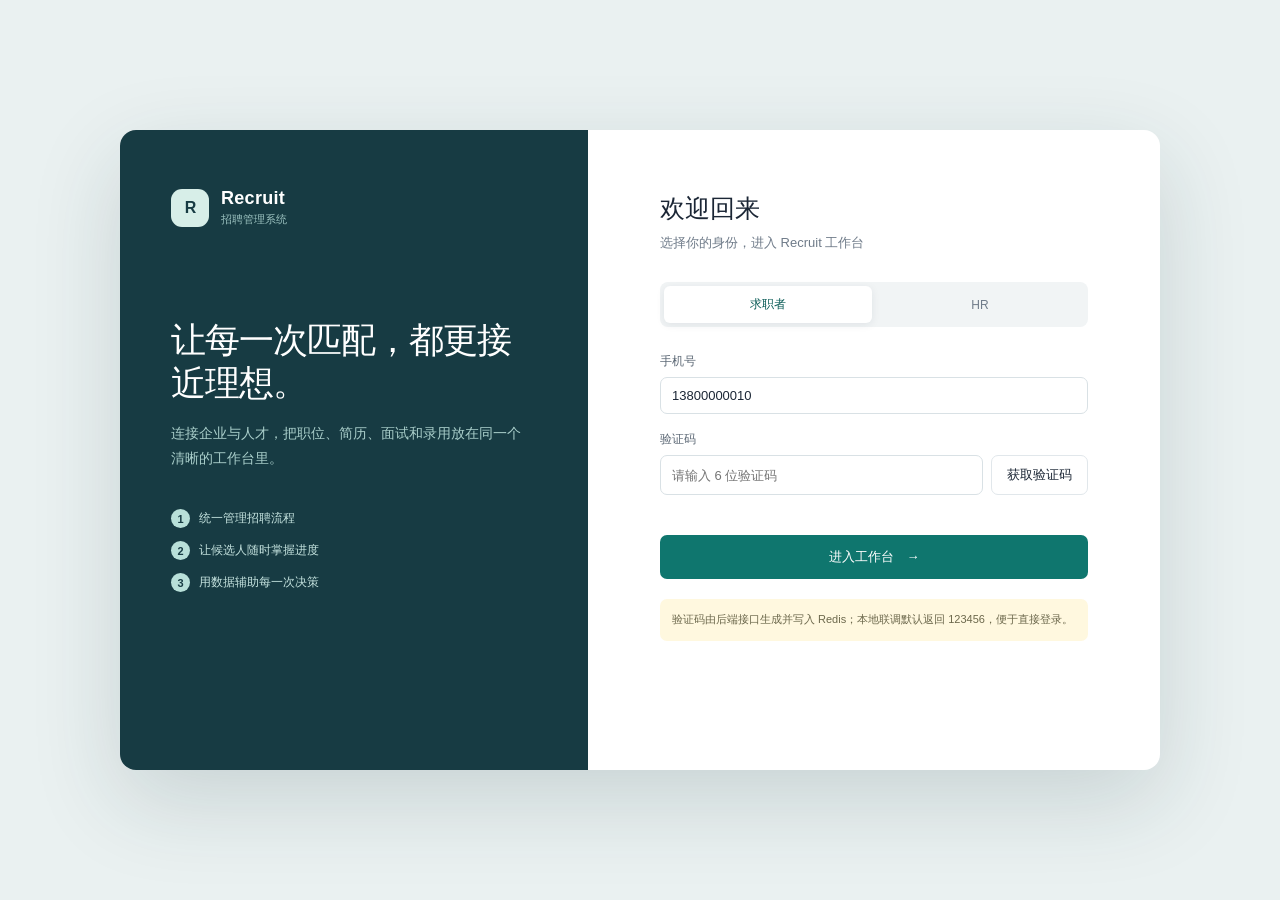
<file: nginx-1.20.2/html/recruit/index.html>
<!doctype html>
<html lang="zh-CN">
<head>
  <meta charset="utf-8">
  <meta name="viewport" content="width=device-width, initial-scale=1">
  <meta name="theme-color" content="#0f766e">
  <title>Recruit 招聘系统</title>
  <link rel="stylesheet" href="styles.css?v=20260829-candidate-9">
</head>
<body>
  <div id="app"></div>
  <script>window.RECRUIT_PORTAL = "public";</script>
  <script src="app.js?v=20260829-candidate-9"></script>
</body>
</html>
</file>
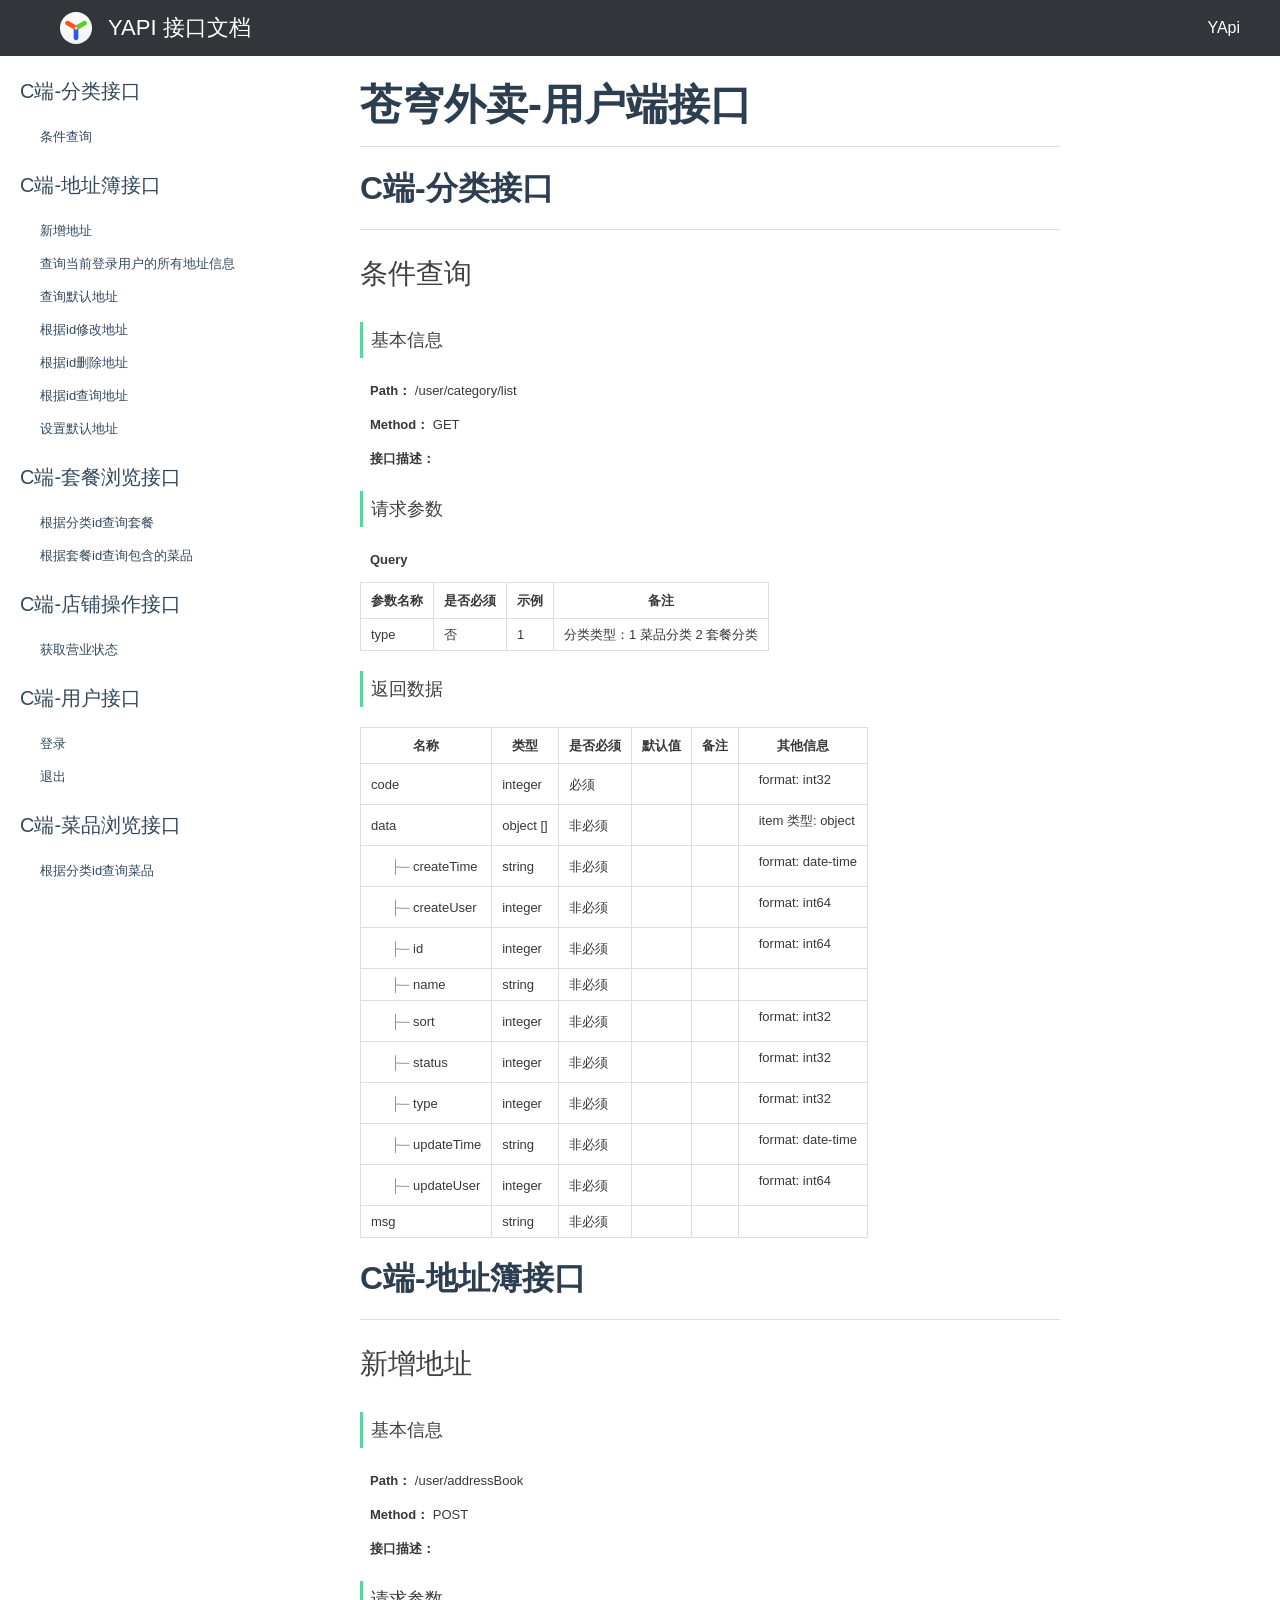
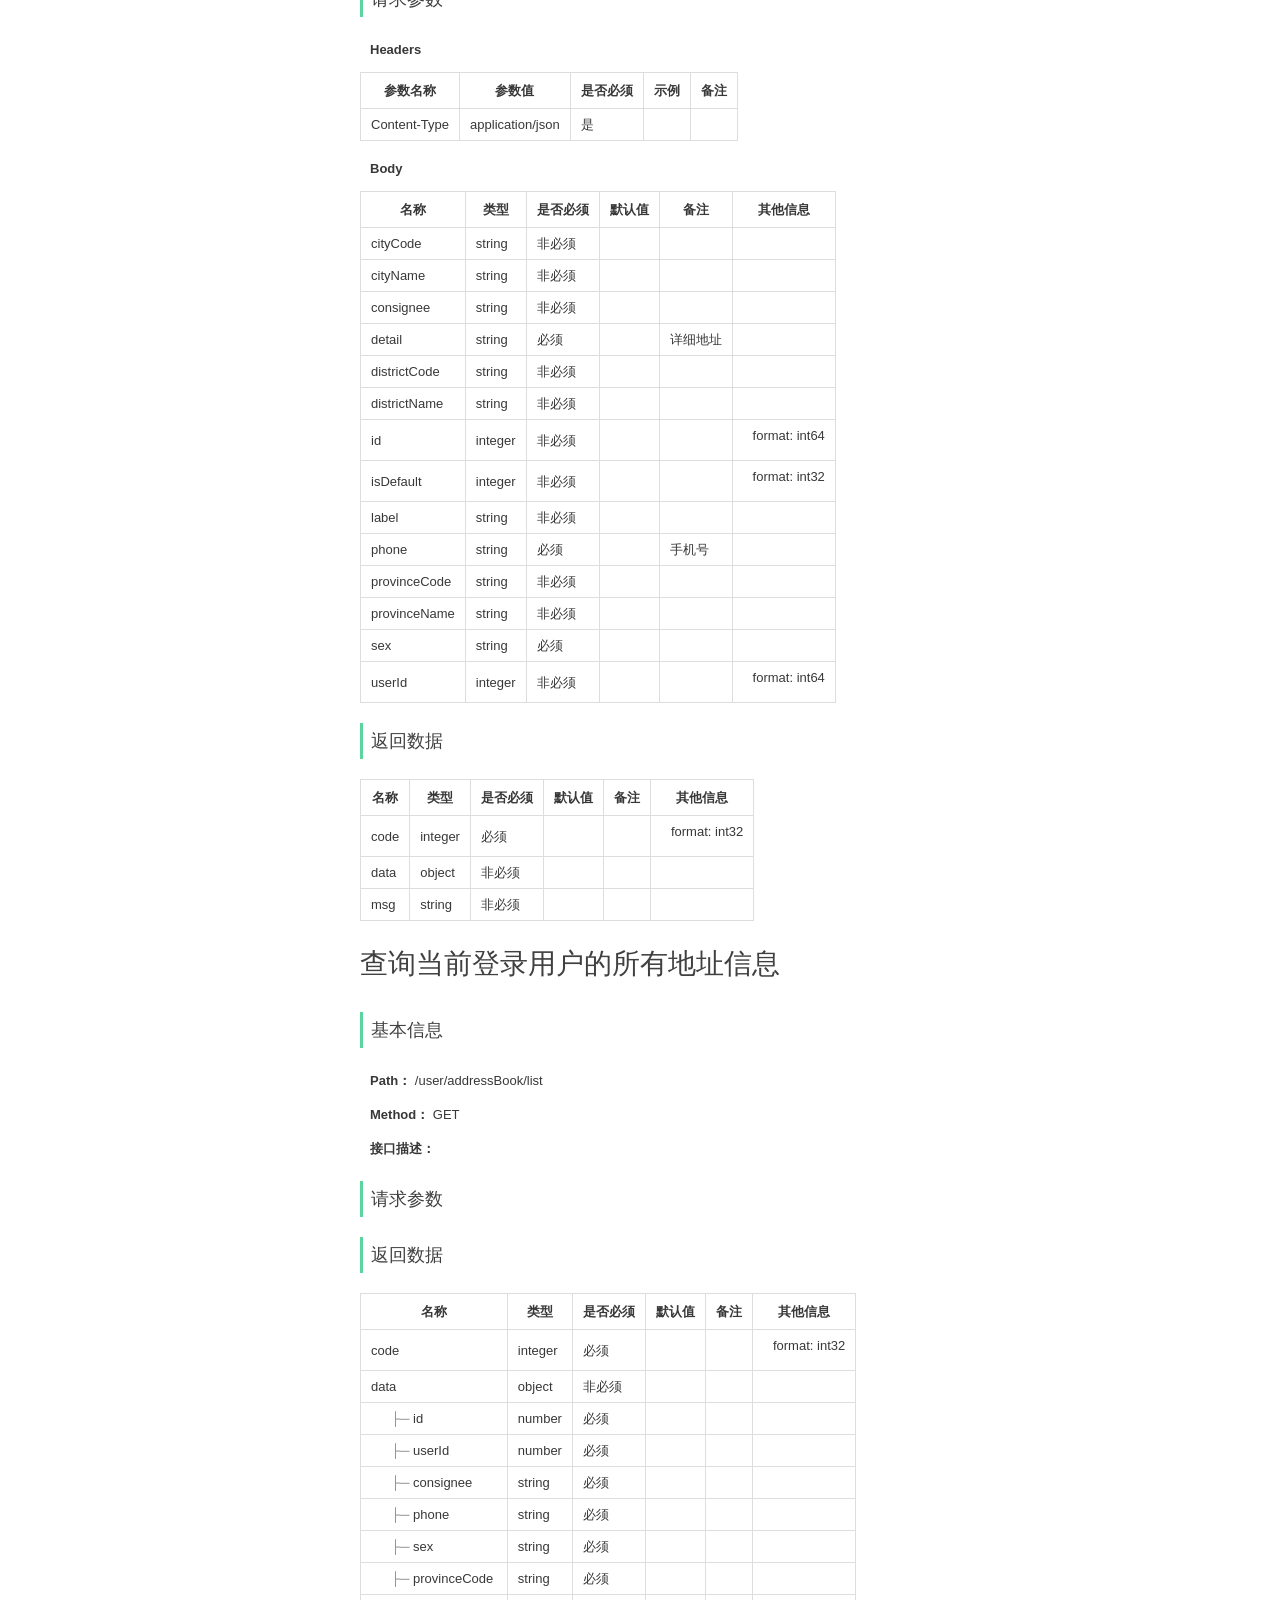
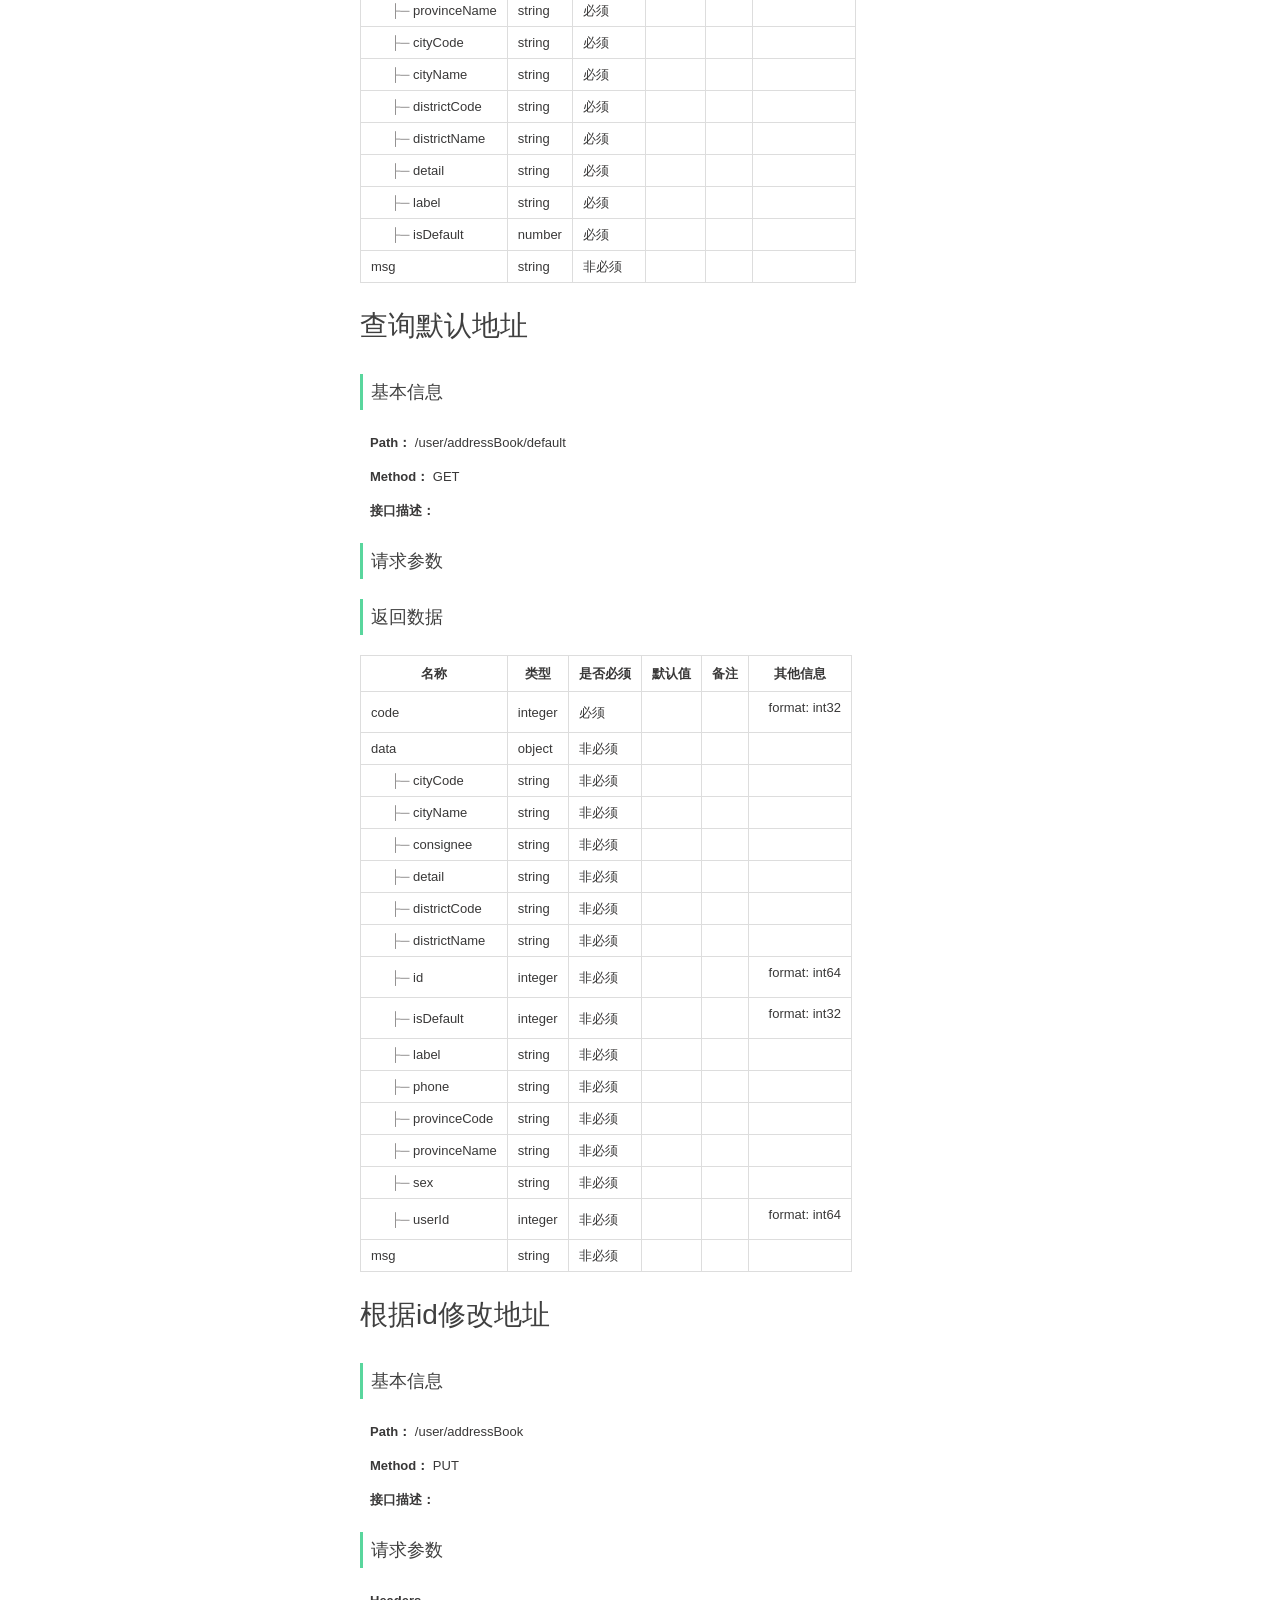
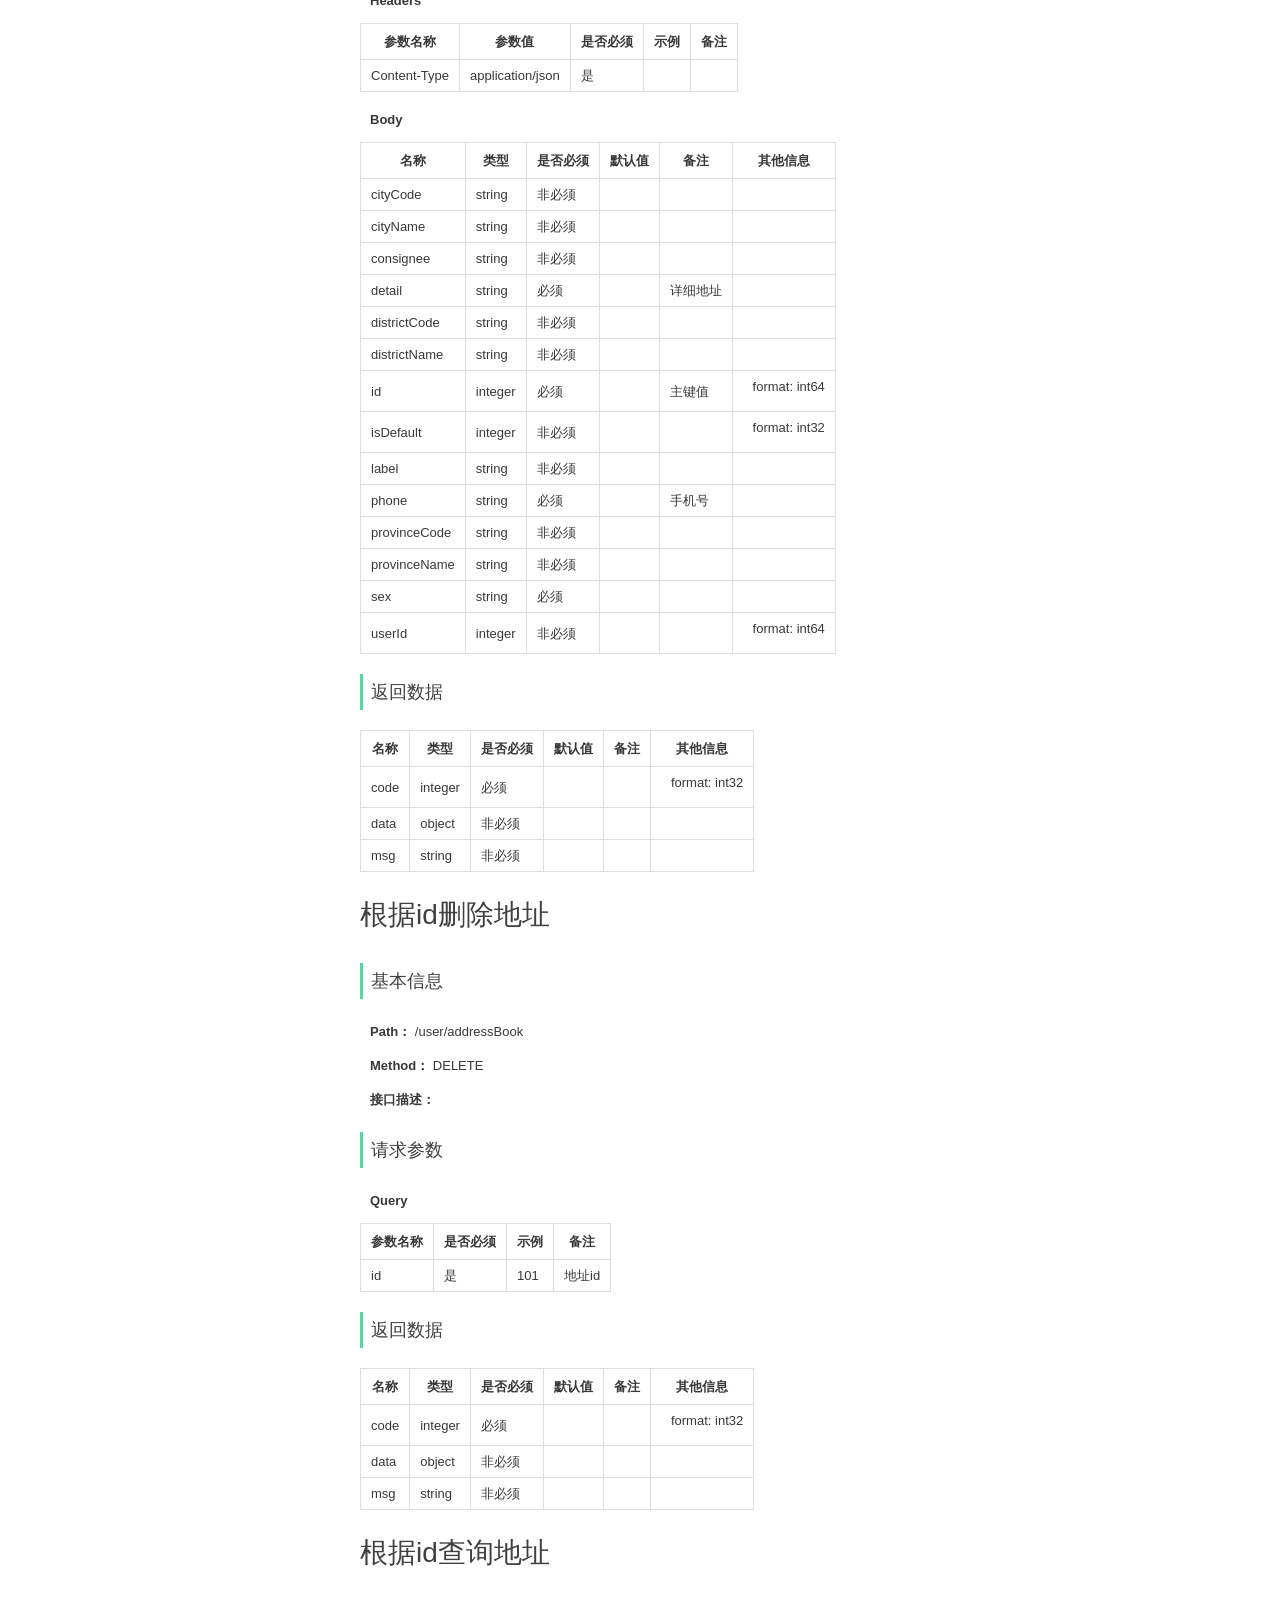
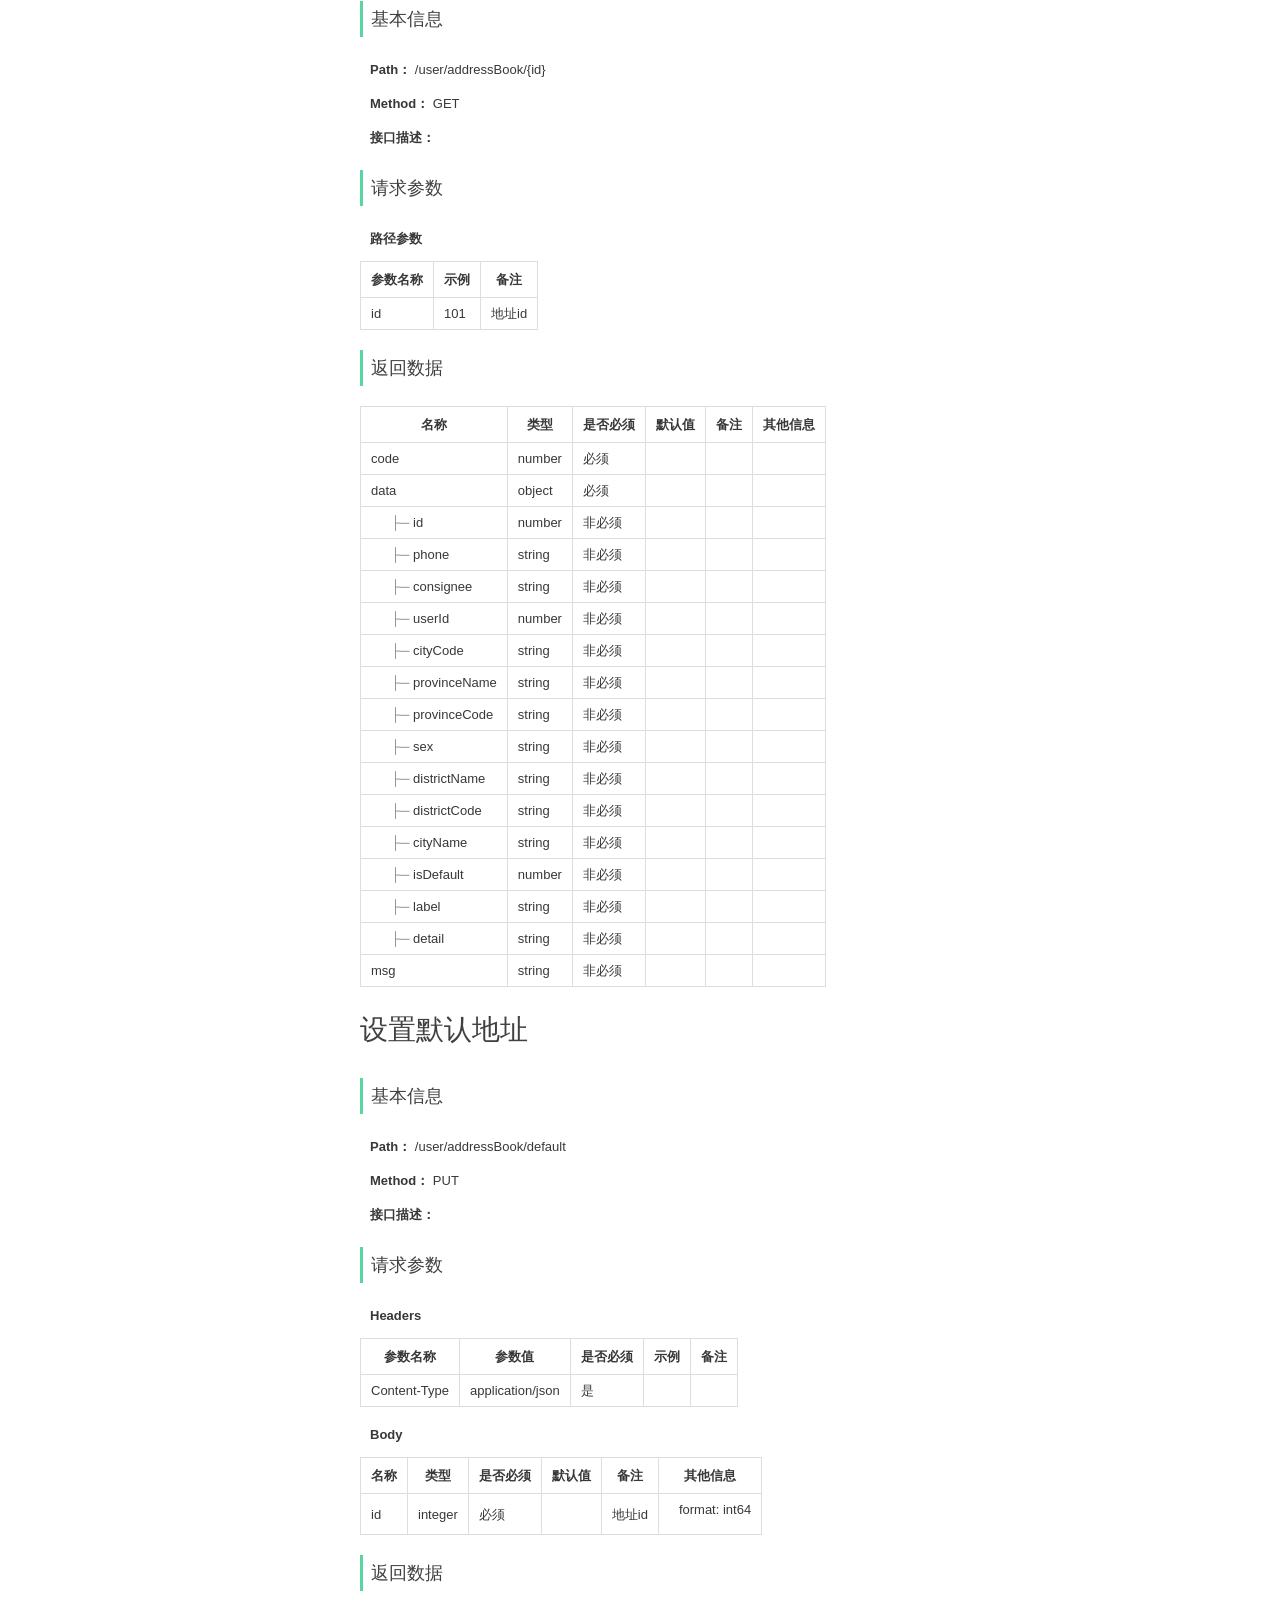
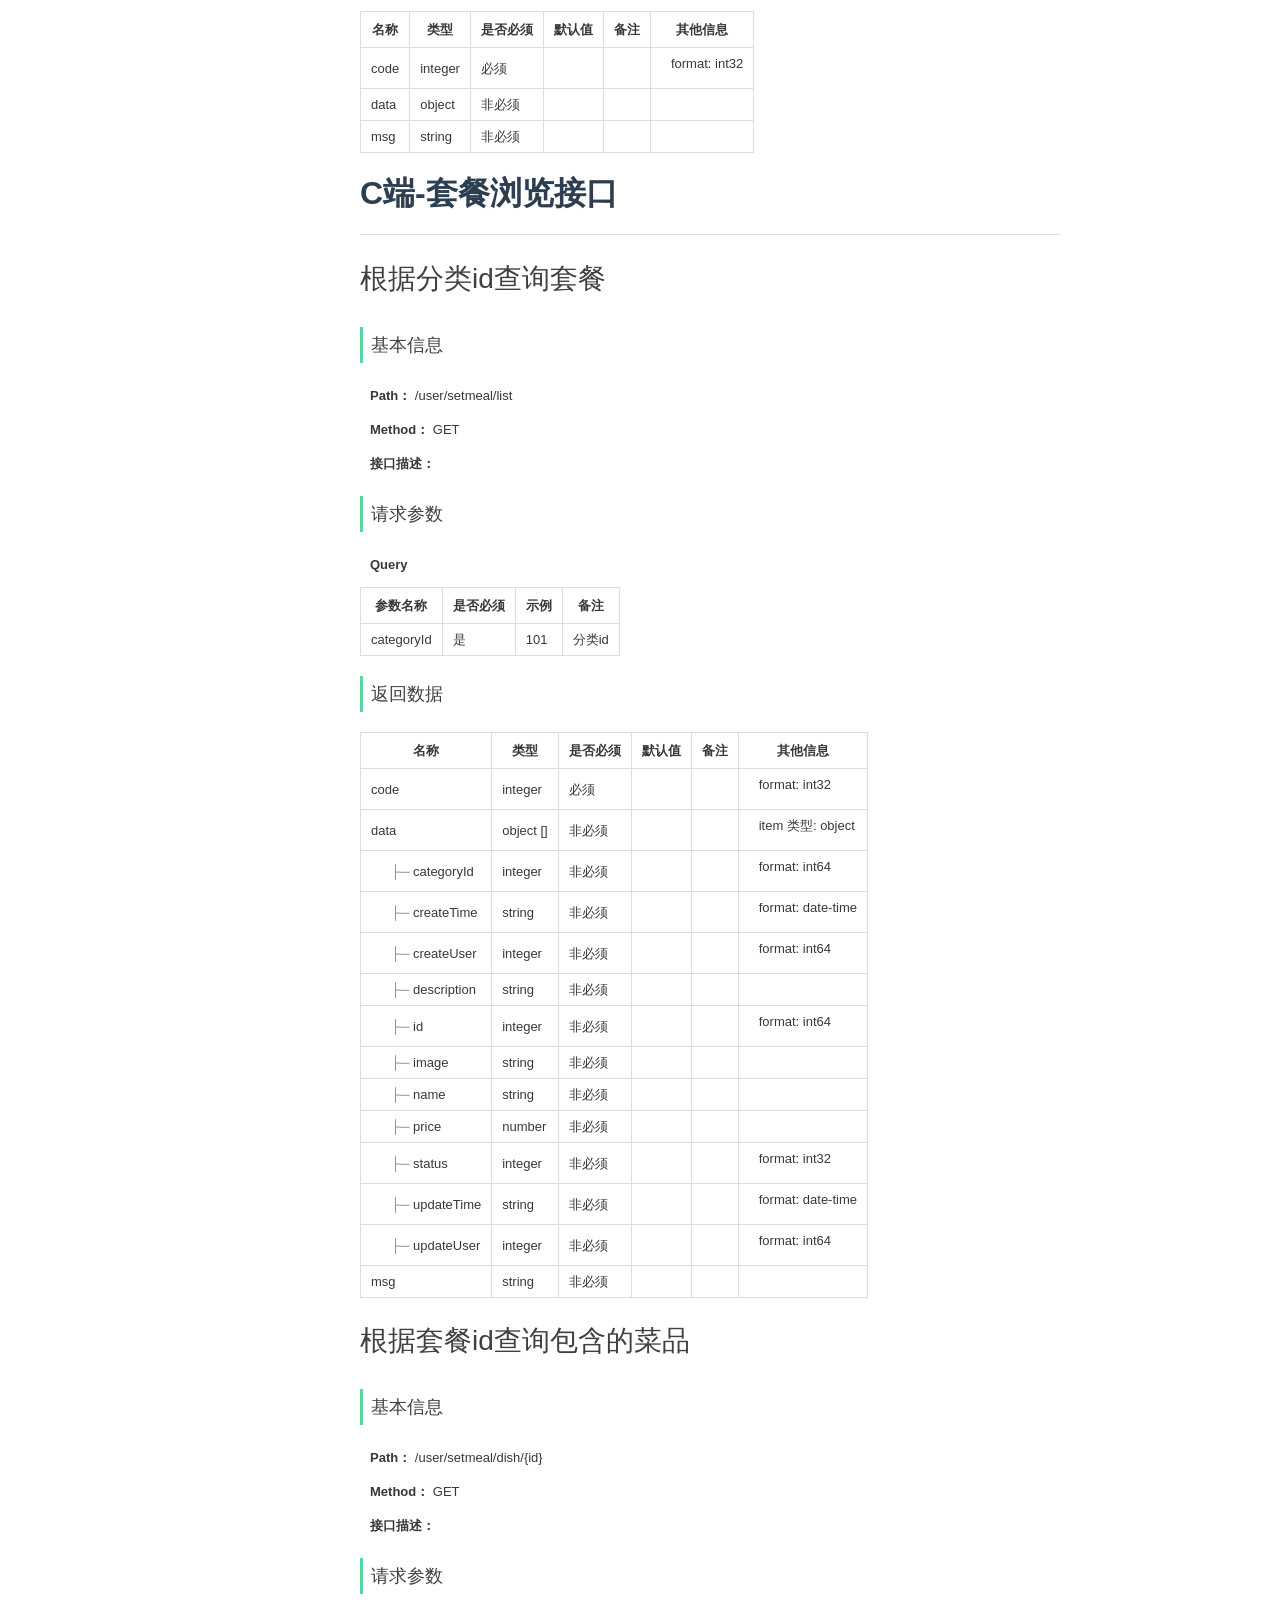
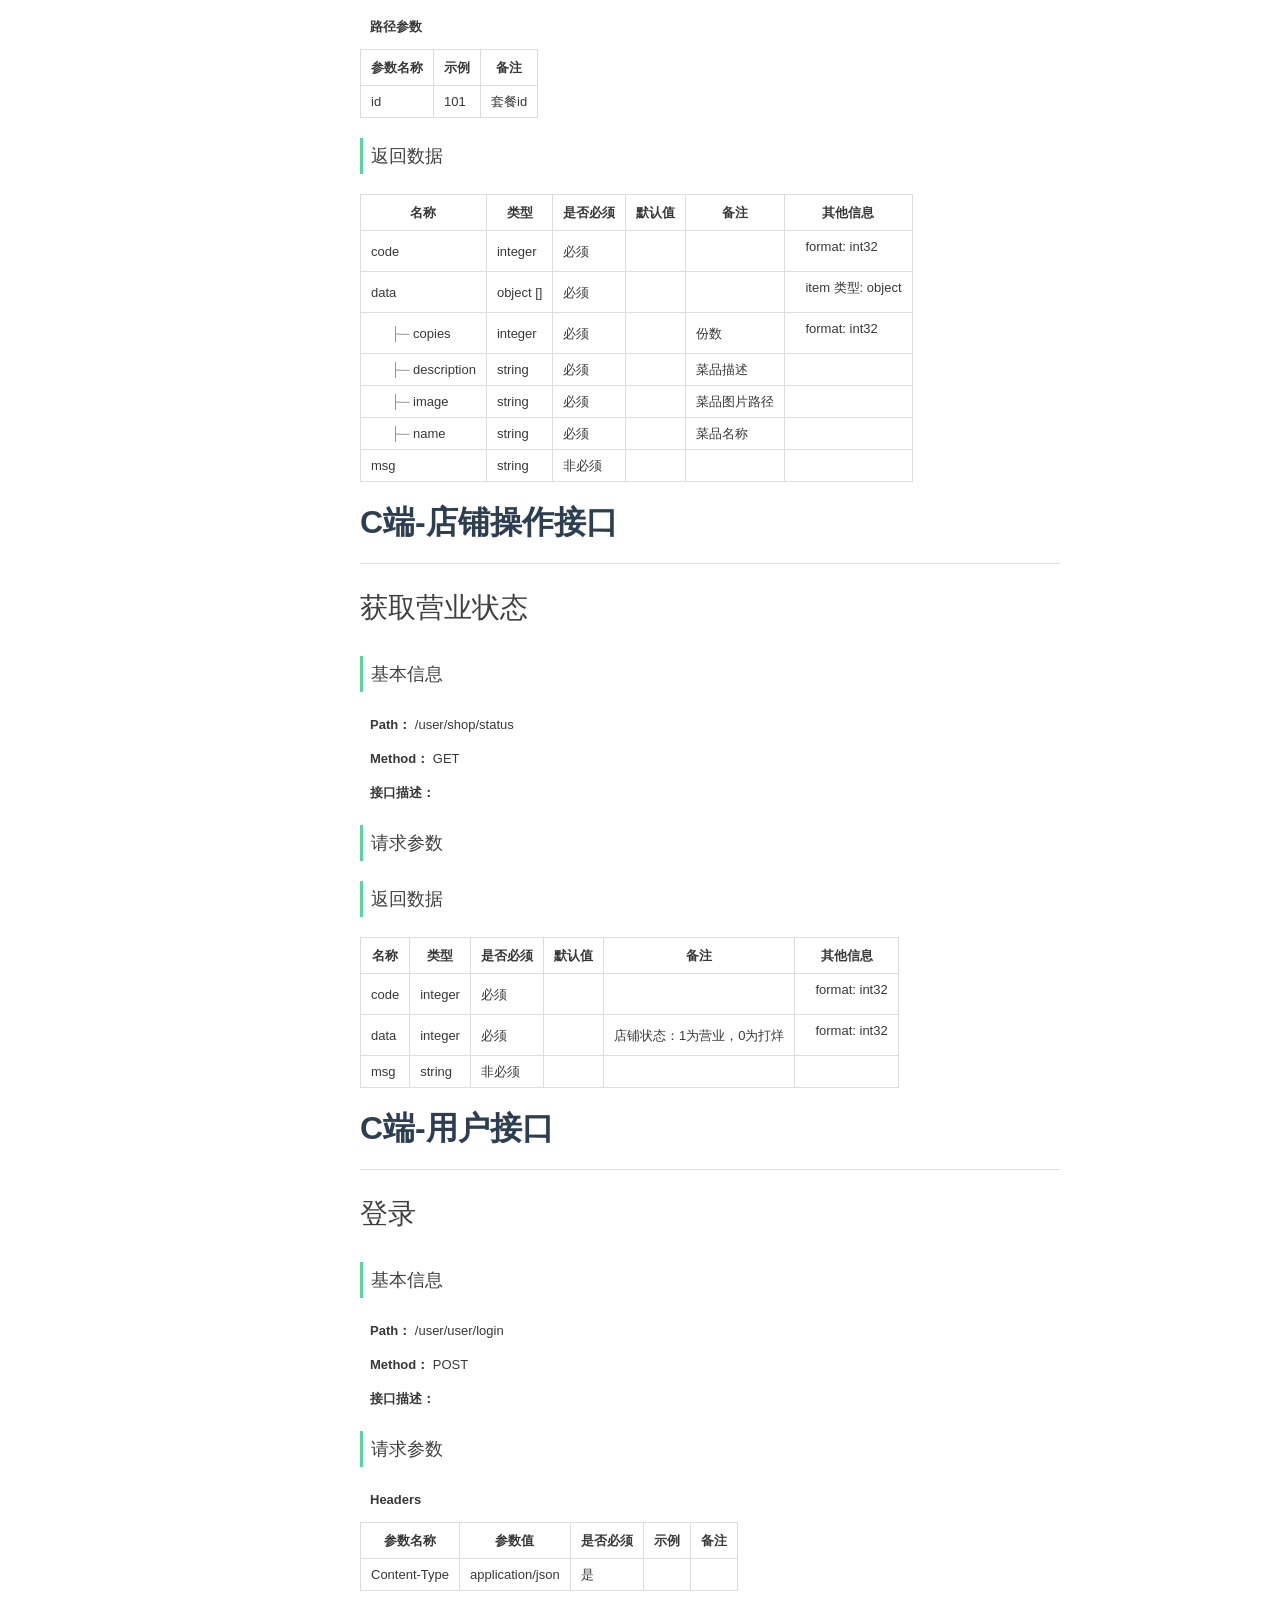
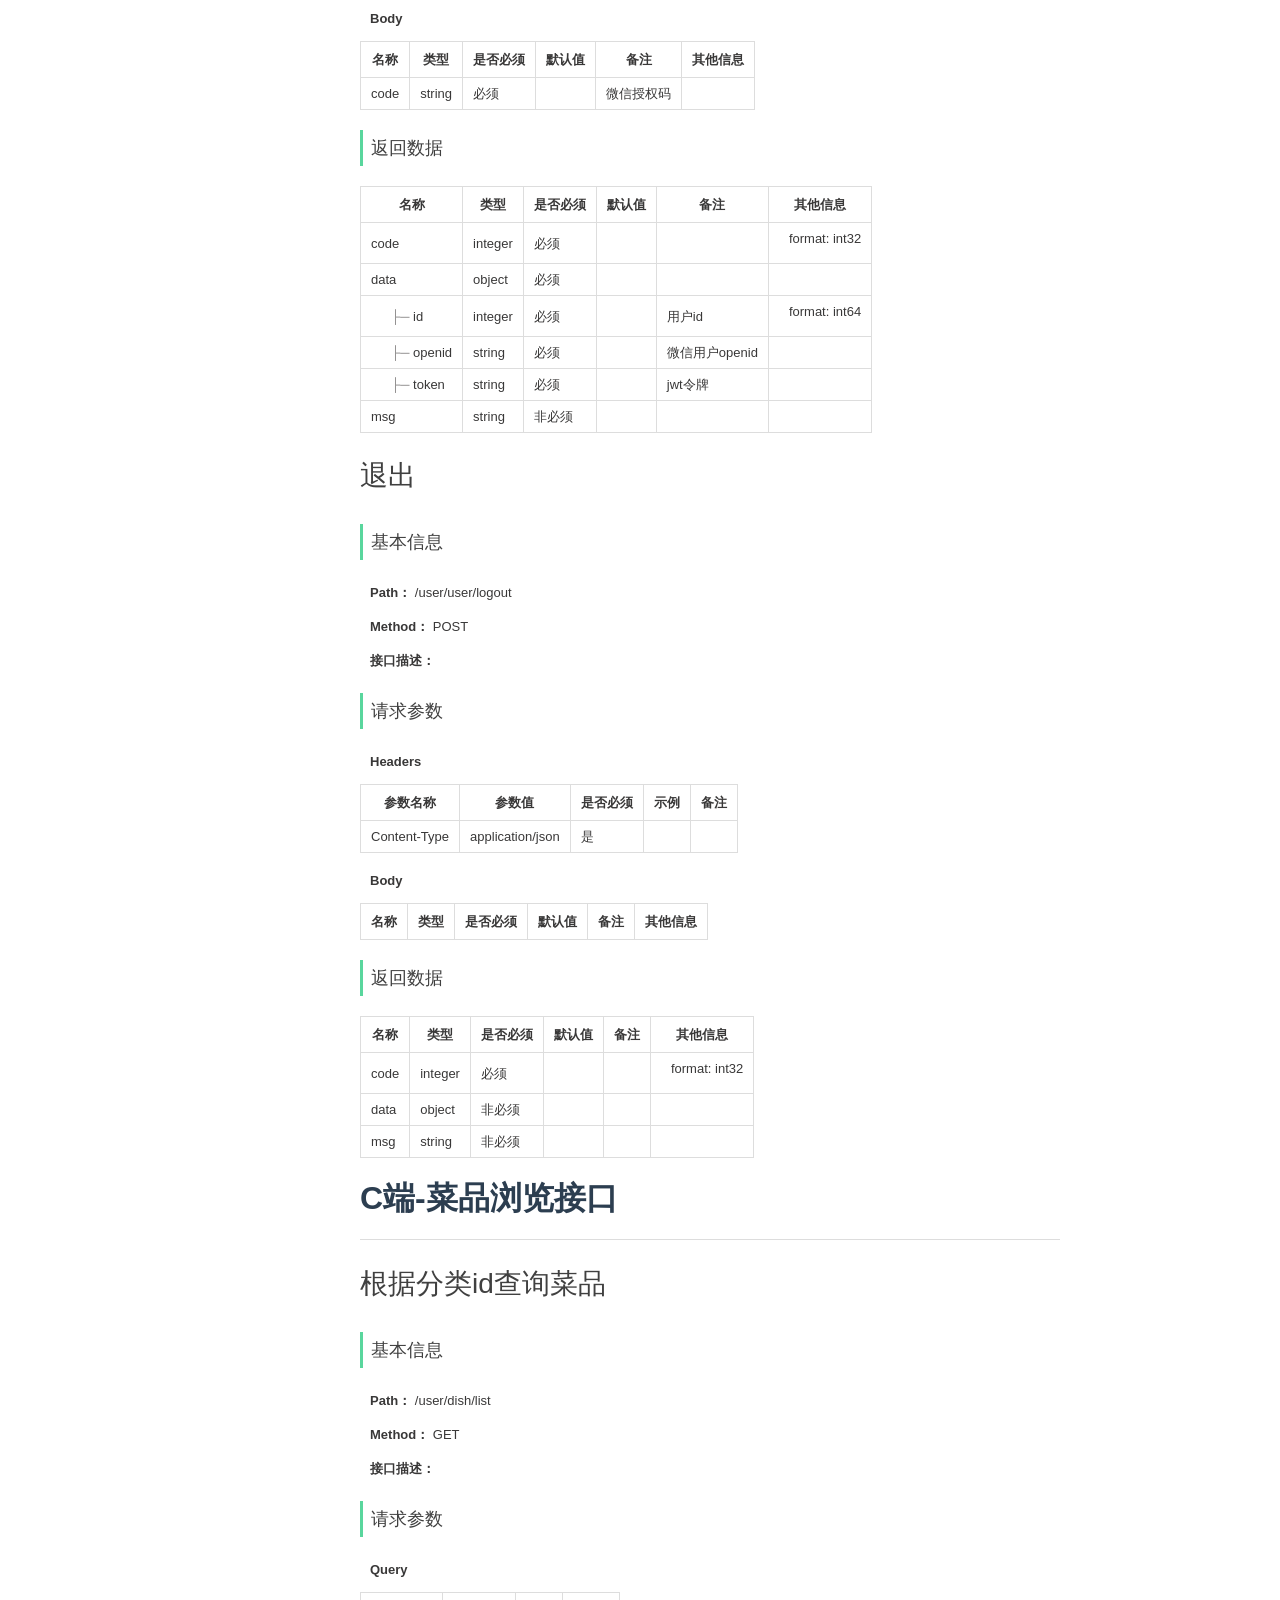
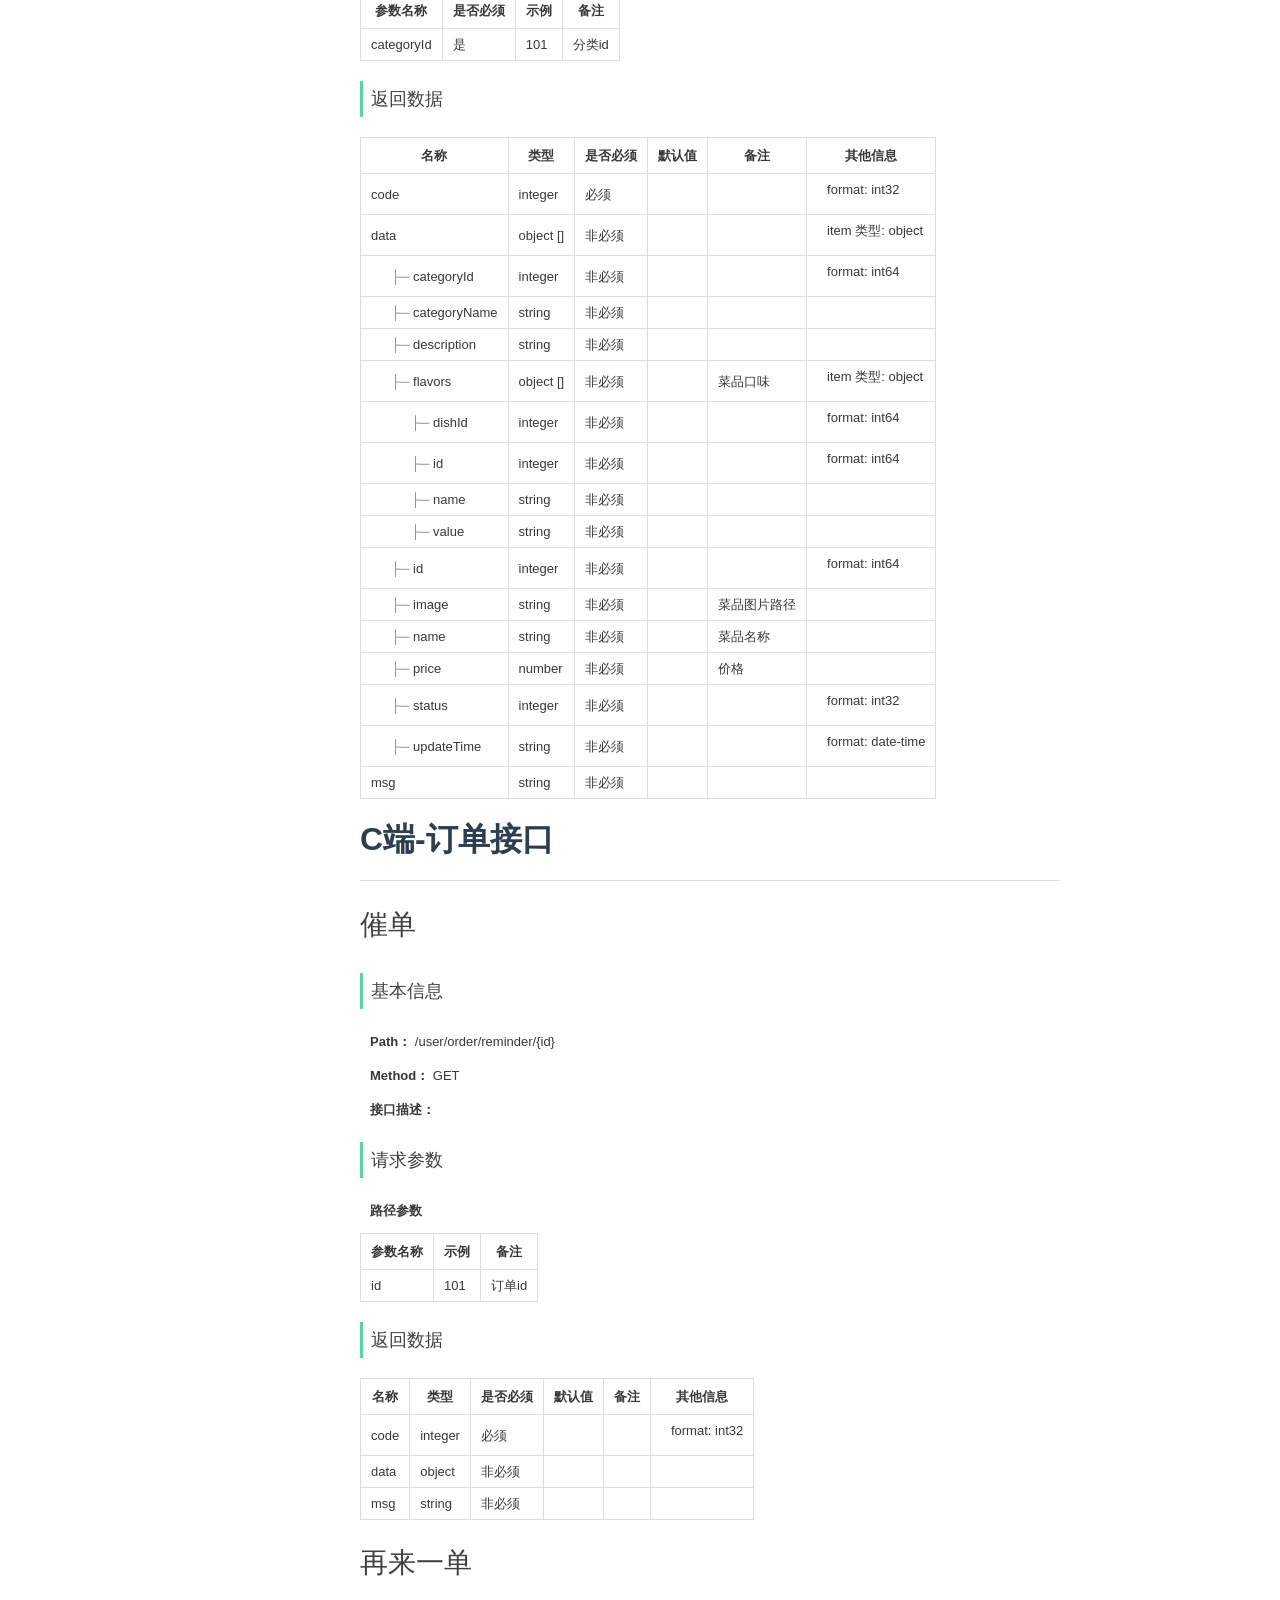
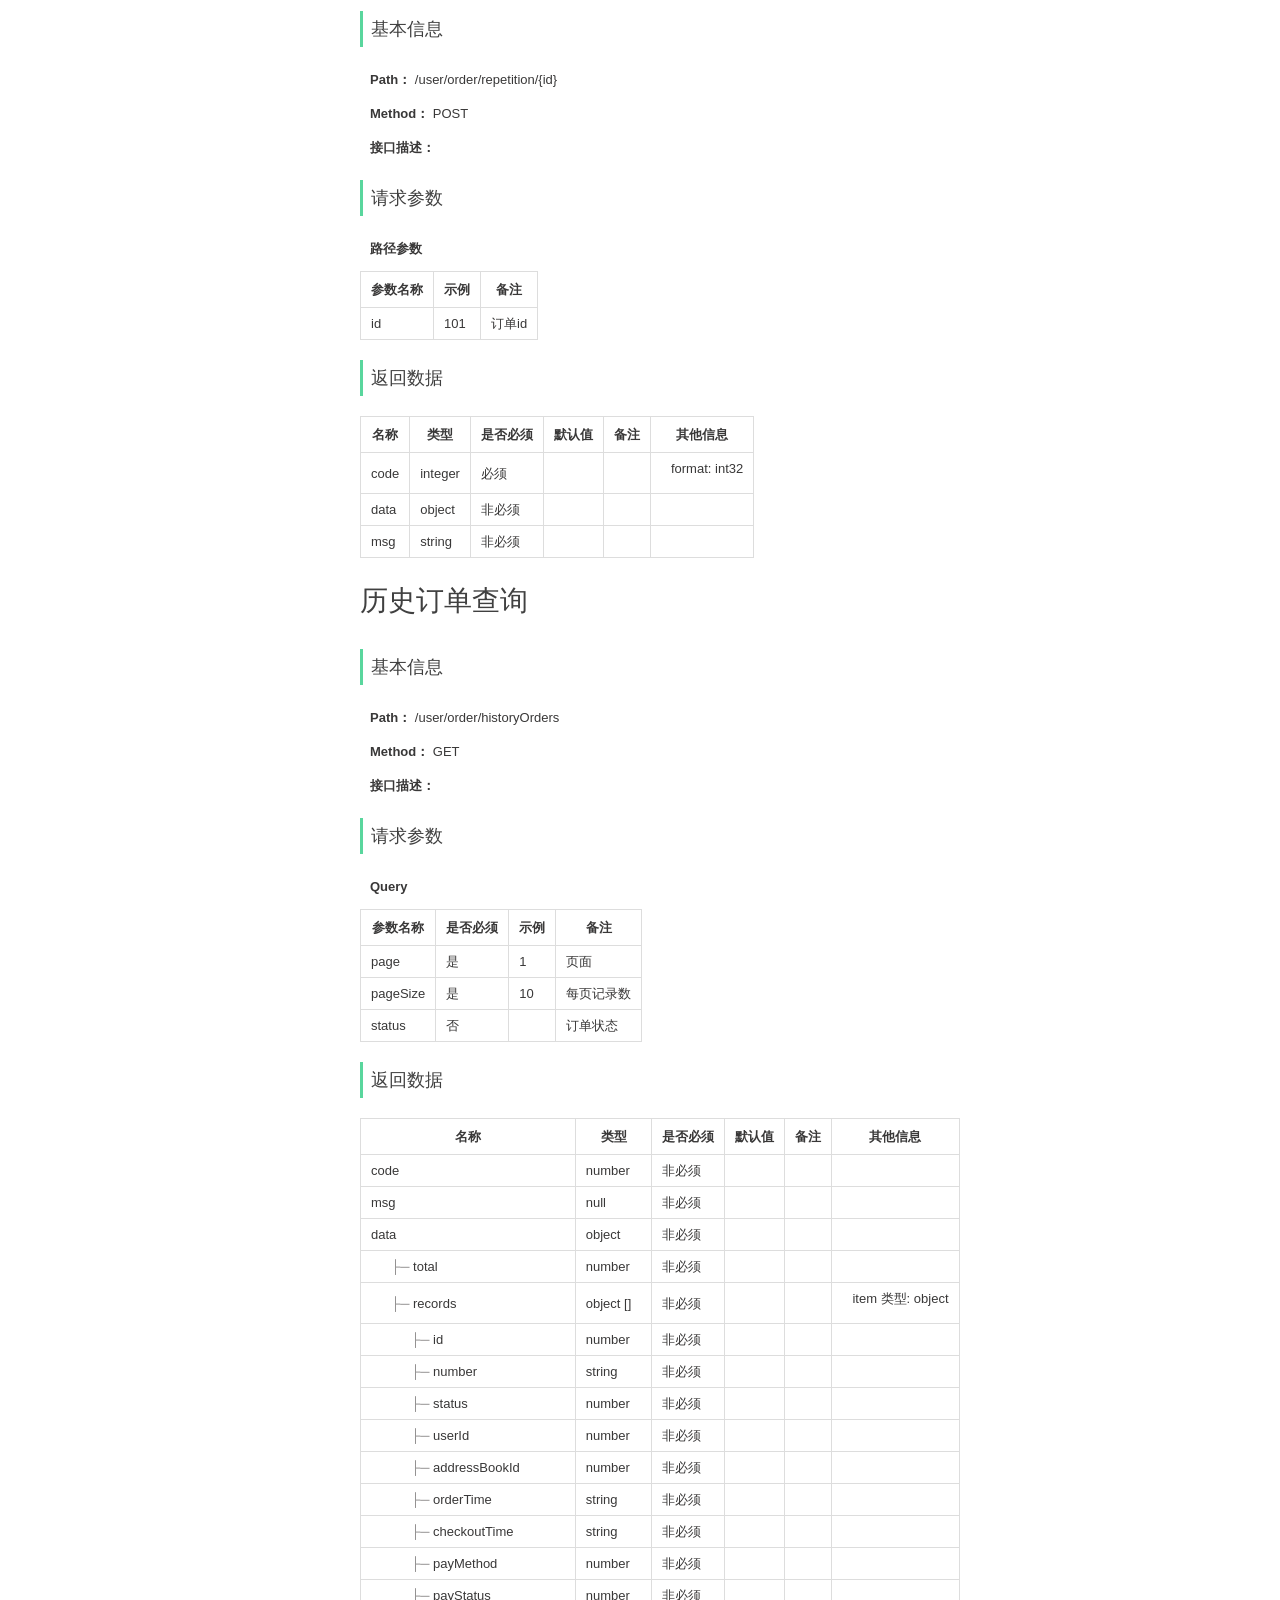
<file: 项目接口文档/苍穹外卖-用户端接口.html>
<!DOCTYPE html>
      <html>
      <head>
      <title>苍穹外卖-用户端接口</title>
      <meta charset="utf-8" />
      <style>@charset "UTF-8";
html,
body,
h1,
h2,
h3,
h4,
h5,
h6,
p,
blockquote {
  margin: 0;
  padding: 0;
  font-weight: normal;
  -webkit-font-smoothing: antialiased;
}

/* 设置滚动条的样式 */
::-webkit-scrollbar {
  width: 6px;
}

/* 外层轨道 */
::-webkit-scrollbar-track {
  -webkit-box-shadow: inset006pxrgba(255, 0, 0, 0.3);
  background: rgba(0, 0, 0, 0.1);
}

/* 滚动条滑块 */
::-webkit-scrollbar-thumb {
  border-radius: 4px;
  background: rgba(0, 0, 0, 0.2);
  -webkit-box-shadow: inset006pxrgba(0, 0, 0, 0.5);
}

::-webkit-scrollbar-thumb:window-inactive {
  background: rgba(0, 0, 0, 0.2);
}

body {
  font-family: -apple-system, BlinkMacSystemFont, "Segoe UI", Roboto, "Helvetica Neue", Helvetica, "PingFang SC", "Hiragino Sans GB", "Microsoft YaHei", SimSun, sans-serif;
  font-size: 13px;
  line-height: 25px;
  color: #393838;
  position: relative;
}

table {
  margin: 10px 0 15px 0;
  border-collapse: collapse;
}

td,
th {
  border: 1px solid #ddd;
  padding: 3px 10px;
}

th {
  padding: 5px 10px;
}

a, a:link, a:visited {
  color: #34495e;
  text-decoration: none;
}

a:hover, a:focus {
  color: #59d69d;
  text-decoration: none;
}

a img {
  border: none;
}

p {
  padding-left: 10px;
  margin-bottom: 9px;
}

h1,
h2,
h3,
h4,
h5,
h6 {
  color: #404040;
  line-height: 36px;
}

h1 {
  color: #2c3e50;
  font-weight: 600;
  margin-bottom: 16px;
  font-size: 32px;
  padding-bottom: 16px;
  border-bottom: 1px solid #ddd;
  line-height: 50px;
}

h2 {
  font-size: 28px;
  padding-top: 10px;
  padding-bottom: 10px;
}

h3 {
  clear: both;
  font-weight: 400;
  margin-top: 20px;
  margin-bottom: 20px;
  border-left: 3px solid #59d69d;
  padding-left: 8px;
  font-size: 18px;
}

h4 {
  font-size: 16px;
}

h5 {
  font-size: 14px;
}

h6 {
  font-size: 13px;
}

hr {
  margin: 0 0 19px;
  border: 0;
  border-bottom: 1px solid #ccc;
}

blockquote {
  padding: 13px 13px 21px 15px;
  margin-bottom: 18px;
  font-family: georgia, serif;
  font-style: italic;
}

blockquote:before {
  font-size: 40px;
  margin-left: -10px;
  font-family: georgia, serif;
  color: #eee;
}

blockquote p {
  font-size: 14px;
  font-weight: 300;
  line-height: 18px;
  margin-bottom: 0;
  font-style: italic;
}

code,
pre {
  font-family: Monaco, Andale Mono, Courier New, monospace;
}

code {
  background-color: #fee9cc;
  color: rgba(0, 0, 0, 0.75);
  padding: 1px 3px;
  font-size: 12px;
  -webkit-border-radius: 3px;
  -moz-border-radius: 3px;
  border-radius: 3px;
}

pre {
  display: block;
  padding: 14px;
  margin: 0 0 18px;
  line-height: 16px;
  font-size: 11px;
  border: 1px solid #d9d9d9;
  white-space: pre-wrap;
  word-wrap: break-word;
  background: #f6f6f6;
}

pre code {
  background-color: #f6f6f6;
  color: #737373;
  font-size: 11px;
  padding: 0;
}

sup {
  font-size: 0.83em;
  vertical-align: super;
  line-height: 0;
}

* {
  -webkit-print-color-adjust: exact;
}

@media print {
  body,
  code,
  pre code,
  h1,
  h2,
  h3,
  h4,
  h5,
  h6 {
    color: black;
  }

  table,
  pre {
    page-break-inside: avoid;
  }
}
html,
body {
  height: 100%;
}

.table-of-contents {
  position: fixed;
  top: 61px;
  left: 0;
  bottom: 0;
  overflow-x: hidden;
  overflow-y: auto;
  width: 260px;
}

.table-of-contents > ul > li > a {
  font-size: 20px;
  margin-bottom: 16px;
  margin-top: 16px;
}

.table-of-contents ul {
  overflow: auto;
  margin: 0px;
  height: 100%;
  padding: 0px 0px;
  box-sizing: border-box;
  list-style-type: none;
}

.table-of-contents ul li {
  padding-left: 20px;
}

.table-of-contents a {
  padding: 2px 0px;
  display: block;
  text-decoration: none;
}

.content-right {
  max-width: 700px;
  margin-left: 290px;
  padding-left: 70px;
  flex-grow: 1;
}
.content-right h2:target {
  padding-top: 80px;
}

body > p {
  margin-left: 30px;
}

body > table {
  margin-left: 30px;
}

body > pre {
  margin-left: 30px;
}

.curProject {
  position: fixed;
  top: 20px;
  font-size: 25px;
  color: black;
  margin-left: -240px;
  width: 240px;
  padding: 5px;
  line-height: 25px;
  box-sizing: border-box;
}

.g-doc {
  margin-top: 56px;
  padding-top: 24px;
  display: flex;
}

.curproject-name {
  font-size: 42px;
}

.m-header {
  background: #32363a;
  height: 56px;
  line-height: 56px;
  padding-left: 60px;
  display: flex;
  align-items: center;
  position: fixed;
  z-index: 9;
  top: 0;
  left: 0;
  right: 0;
}
.m-header .title {
  font-size: 22px;
  color: #fff;
  font-weight: normal;
  -webkit-font-smoothing: antialiased;
  margin: 0;
  margin-left: 16px;
  padding: 0;
  line-height: 56px;
  border: none;
}
.m-header .nav {
  color: #fff;
  font-size: 16px;
  position: absolute;
  right: 32px;
  top: 0;
}
.m-header .nav a {
  color: #fff;
  margin-left: 16px;
  padding: 8px;
  transition: color .2s;
}
.m-header .nav a:hover {
  color: #59d69d;
}

.m-footer {
  border-top: 1px solid #ddd;
  padding-top: 16px;
  padding-bottom: 16px;
}

/*# sourceMappingURL=defaultTheme.css.map */
</style>
      </head>
      <body>
        <div class="m-header">
          <a href="#" style="display: inherit;"><svg class="svg" width="32px" height="32px" viewBox="0 0 64 64" version="1.1"><title>Icon</title><desc>Created with Sketch.</desc><defs><linearGradient x1="50%" y1="0%" x2="50%" y2="100%" id="linearGradient-1"><stop stop-color="#FFFFFF" offset="0%"></stop><stop stop-color="#F2F2F2" offset="100%"></stop></linearGradient><circle id="path-2" cx="31.9988602" cy="31.9988602" r="2.92886048"></circle><filter x="-85.4%" y="-68.3%" width="270.7%" height="270.7%" filterUnits="objectBoundingBox" id="filter-3"><feOffset dx="0" dy="1" in="SourceAlpha" result="shadowOffsetOuter1"></feOffset><feGaussianBlur stdDeviation="1.5" in="shadowOffsetOuter1" result="shadowBlurOuter1"></feGaussianBlur><feColorMatrix values="0 0 0 0 0   0 0 0 0 0   0 0 0 0 0  0 0 0 0.159703351 0" type="matrix" in="shadowBlurOuter1"></feColorMatrix></filter></defs><g id="首页" stroke="none" stroke-width="1" fill="none" fill-rule="evenodd"><g id="大屏幕"><g id="Icon"><circle id="Oval-1" fill="url(#linearGradient-1)" cx="32" cy="32" r="32"></circle><path d="M36.7078009,31.8054514 L36.7078009,51.7110548 C36.7078009,54.2844537 34.6258634,56.3695395 32.0579205,56.3695395 C29.4899777,56.3695395 27.4099998,54.0704461 27.4099998,51.7941246 L27.4099998,31.8061972 C27.4099998,29.528395 29.4909575,27.218453 32.0589004,27.230043 C34.6268432,27.241633 36.7078009,29.528395 36.7078009,31.8054514 Z" id="blue" fill="#2359F1" fill-rule="nonzero"></path><path d="M45.2586091,17.1026914 C45.2586091,17.1026914 45.5657231,34.0524383 45.2345291,37.01141 C44.9033351,39.9703817 43.1767091,41.6667796 40.6088126,41.6667796 C38.040916,41.6667796 35.9609757,39.3676862 35.9609757,37.0913646 L35.9609757,17.1034372 C35.9609757,14.825635 38.0418959,12.515693 40.6097924,12.527283 C43.177689,12.538873 45.2586091,14.825635 45.2586091,17.1026914 Z" id="green" fill="#57CF27" fill-rule="nonzero" transform="translate(40.674608, 27.097010) rotate(60.000000) translate(-40.674608, -27.097010) "></path><path d="M28.0410158,17.0465598 L28.0410158,36.9521632 C28.0410158,39.525562 25.9591158,41.6106479 23.3912193,41.6106479 C20.8233227,41.6106479 18.7433824,39.3115545 18.7433824,37.035233 L18.7433824,17.0473055 C18.7433824,14.7695034 20.8243026,12.4595614 23.3921991,12.4711513 C25.9600956,12.4827413 28.0410158,14.7695034 28.0410158,17.0465598 Z" id="red" fill="#FF561B" fill-rule="nonzero" transform="translate(23.392199, 27.040878) rotate(-60.000000) translate(-23.392199, -27.040878) "></path><g id="inner-round"><use fill="black" fill-opacity="1" filter="url(#filter-3)" xmlns:xlink="http://www.w3.org/1999/xlink" xlink:href="#path-2"></use><use fill="#F7F7F7" fill-rule="evenodd" xmlns:xlink="http://www.w3.org/1999/xlink" xlink:href="#path-2"></use></g></g></g></g></svg></a>
          <a href="#"><h1 class="title">YAPI 接口文档</h1></a>
          <div class="nav">
            <a href="https://hellosean1025.github.io/yapi/">YApi</a>
          </div>
        </div>
        <div class="g-doc">
          <div class="table-of-contents"><ul><li><a href="#cu7aef-u5206u7c7bu63a5u53e3">C端-分类接口</a><ul><li><a href="#u6761u4ef6u67e5u8be20a3ca20id3du6761u4ef6u67e5u8be23e203ca3e">条件查询
<a id=条件查询> </a></a></li></ul></li><li><a href="#cu7aef-u5730u5740u7c3fu63a5u53e3">C端-地址簿接口</a><ul><li><a href="#u65b0u589eu5730u57400a3ca20id3du65b0u589eu5730u57403e203ca3e">新增地址
<a id=新增地址> </a></a></li><li><a href="#u67e5u8be2u5f53u524du767bu5f55u7528u6237u7684u6240u6709u5730u5740u4fe1u606f0a3ca20id3du67e5u8be2u5f53u524du767bu5f55u7528u6237u7684u6240u6709u5730u5740u4fe1u606f3e203ca3e">查询当前登录用户的所有地址信息
<a id=查询当前登录用户的所有地址信息> </a></a></li><li><a href="#u67e5u8be2u9ed8u8ba4u5730u57400a3ca20id3du67e5u8be2u9ed8u8ba4u5730u57403e203ca3e">查询默认地址
<a id=查询默认地址> </a></a></li><li><a href="#u6839u636eidu4feeu6539u5730u57400a3ca20id3du6839u636eidu4feeu6539u5730u57403e203ca3e">根据id修改地址
<a id=根据id修改地址> </a></a></li><li><a href="#u6839u636eidu5220u9664u5730u57400a3ca20id3du6839u636eidu5220u9664u5730u57403e203ca3e">根据id删除地址
<a id=根据id删除地址> </a></a></li><li><a href="#u6839u636eidu67e5u8be2u5730u57400a3ca20id3du6839u636eidu67e5u8be2u5730u57403e203ca3e">根据id查询地址
<a id=根据id查询地址> </a></a></li><li><a href="#u8bbeu7f6eu9ed8u8ba4u5730u57400a3ca20id3du8bbeu7f6eu9ed8u8ba4u5730u57403e203ca3e">设置默认地址
<a id=设置默认地址> </a></a></li></ul></li><li><a href="#cu7aef-u5957u9910u6d4fu89c8u63a5u53e3">C端-套餐浏览接口</a><ul><li><a href="#u6839u636eu5206u7c7bidu67e5u8be2u5957u99100a3ca20id3du6839u636eu5206u7c7bidu67e5u8be2u5957u99103e203ca3e">根据分类id查询套餐
<a id=根据分类id查询套餐> </a></a></li><li><a href="#u6839u636eu5957u9910idu67e5u8be2u5305u542bu7684u83dcu54c10a3ca20id3du6839u636eu5957u9910idu67e5u8be2u5305u542bu7684u83dcu54c13e203ca3e">根据套餐id查询包含的菜品
<a id=根据套餐id查询包含的菜品> </a></a></li></ul></li><li><a href="#cu7aef-u5e97u94fau64cdu4f5cu63a5u53e3">C端-店铺操作接口</a><ul><li><a href="#u83b7u53d6u8425u4e1au72b6u60010a3ca20id3du83b7u53d6u8425u4e1au72b6u60013e203ca3e">获取营业状态
<a id=获取营业状态> </a></a></li></ul></li><li><a href="#cu7aef-u7528u6237u63a5u53e3">C端-用户接口</a><ul><li><a href="#u767bu5f550a3ca20id3du767bu5f553e203ca3e">登录
<a id=登录> </a></a></li><li><a href="#u9000u51fa0a3ca20id3du9000u51fa3e203ca3e">退出
<a id=退出> </a></a></li></ul></li><li><a href="#cu7aef-u83dcu54c1u6d4fu89c8u63a5u53e3">C端-菜品浏览接口</a><ul><li><a href="#u6839u636eu5206u7c7bidu67e5u8be2u83dcu54c10a3ca20id3du6839u636eu5206u7c7bidu67e5u8be2u83dcu54c13e203ca3e">根据分类id查询菜品
<a id=根据分类id查询菜品> </a></a></li></ul></li><li><a href="#cu7aef-u8ba2u5355u63a5u53e3">C端-订单接口</a><ul><li><a href="#u50acu53550a3ca20id3du50acu53553e203ca3e">催单
<a id=催单> </a></a></li><li><a href="#u518du6765u4e00u53550a3ca20id3du518du6765u4e00u53553e203ca3e">再来一单
<a id=再来一单> </a></a></li><li><a href="#u5386u53f2u8ba2u5355u67e5u8be20a3ca20id3du5386u53f2u8ba2u5355u67e5u8be23e203ca3e">历史订单查询
<a id=历史订单查询> </a></a></li><li><a href="#u53d6u6d88u8ba2u53550a3ca20id3du53d6u6d88u8ba2u53553e203ca3e">取消订单
<a id=取消订单> </a></a></li><li><a href="#u67e5u8be2u8ba2u5355u8be6u60c50a3ca20id3du67e5u8be2u8ba2u5355u8be6u60c53e203ca3e">查询订单详情
<a id=查询订单详情> </a></a></li><li><a href="#u7528u6237u4e0bu53550a3ca20id3du7528u6237u4e0bu53553e203ca3e">用户下单
<a id=用户下单> </a></a></li><li><a href="#u8ba2u5355u652fu4ed80a3ca20id3du8ba2u5355u652fu4ed83e203ca3e">订单支付
<a id=订单支付> </a></a></li></ul></li><li><a href="#cu7aef-u8d2du7269u8f66u63a5u53e3">C端-购物车接口</a><ul><li><a href="#u5220u9664u8d2du7269u8f66u4e2du4e00u4e2au5546u54c10a3ca20id3du5220u9664u8d2du7269u8f66u4e2du4e00u4e2au5546u54c13e203ca3e">删除购物车中一个商品
<a id=删除购物车中一个商品> </a></a></li><li><a href="#u67e5u770bu8d2du7269u8f660a3ca20id3du67e5u770bu8d2du7269u8f663e203ca3e">查看购物车
<a id=查看购物车> </a></a></li><li><a href="#u6dfbu52a0u8d2du7269u8f660a3ca20id3du6dfbu52a0u8d2du7269u8f663e203ca3e">添加购物车
<a id=添加购物车> </a></a></li><li><a href="#u6e05u7a7au8d2du7269u8f660a3ca20id3du6e05u7a7au8d2du7269u8f663e203ca3e">清空购物车
<a id=清空购物车> </a></a></li></ul></li></ul></div>
          <div id="right" class="content-right">
           <h1 class="curproject-name"> 苍穹外卖-用户端接口 </h1> 
<h1 id="cu7aef-u5206u7c7bu63a5u53e3">C端-分类接口</h1>
<p></p>
<h2 id="u6761u4ef6u67e5u8be20a3ca20id3du6761u4ef6u67e5u8be23e203ca3e">条件查询
<a id=条件查询> </a></h2>
<p></p>
<h3 id="">基本信息</h3>
<p><strong>Path：</strong> /user/category/list</p>
<p><strong>Method：</strong> GET</p>
<p><strong>接口描述：</strong></p>
<h3 id="-2">请求参数</h3>
<p><strong>Query</strong></p>
<table>
<thead>
<tr>
<th>参数名称</th>
<th>是否必须</th>
<th>示例</th>
<th>备注</th>
</tr>
</thead>
<tbody>
<tr>
<td>type</td>
<td>否</td>
<td>1</td>
<td>分类类型：1 菜品分类 2 套餐分类</td>
</tr>
</tbody>
</table>
<h3 id="-3">返回数据</h3>
<table>
  <thead class="ant-table-thead">
    <tr>
      <th key=name>名称</th><th key=type>类型</th><th key=required>是否必须</th><th key=default>默认值</th><th key=desc>备注</th><th key=sub>其他信息</th>
    </tr>
  </thead><tbody className="ant-table-tbody"><tr key=0-0><td key=0><span style="padding-left: 0px"><span style="color: #8c8a8a"></span> code</span></td><td key=1><span>integer</span></td><td key=2>必须</td><td key=3></td><td key=4><span style="white-space: pre-wrap"></span></td><td key=5><p key=2><span style="font-weight: '700'">format: </span><span>int32</span></p></td></tr><tr key=0-1><td key=0><span style="padding-left: 0px"><span style="color: #8c8a8a"></span> data</span></td><td key=1><span>object []</span></td><td key=2>非必须</td><td key=3></td><td key=4><span style="white-space: pre-wrap"></span></td><td key=5><p key=3><span style="font-weight: '700'">item 类型: </span><span>object</span></p></td></tr><tr key=0-1-0><td key=0><span style="padding-left: 20px"><span style="color: #8c8a8a">├─</span> createTime</span></td><td key=1><span>string</span></td><td key=2>非必须</td><td key=3></td><td key=4><span style="white-space: pre-wrap"></span></td><td key=5><p key=4><span style="font-weight: '700'">format: </span><span>date-time</span></p></td></tr><tr key=0-1-1><td key=0><span style="padding-left: 20px"><span style="color: #8c8a8a">├─</span> createUser</span></td><td key=1><span>integer</span></td><td key=2>非必须</td><td key=3></td><td key=4><span style="white-space: pre-wrap"></span></td><td key=5><p key=2><span style="font-weight: '700'">format: </span><span>int64</span></p></td></tr><tr key=0-1-2><td key=0><span style="padding-left: 20px"><span style="color: #8c8a8a">├─</span> id</span></td><td key=1><span>integer</span></td><td key=2>非必须</td><td key=3></td><td key=4><span style="white-space: pre-wrap"></span></td><td key=5><p key=2><span style="font-weight: '700'">format: </span><span>int64</span></p></td></tr><tr key=0-1-3><td key=0><span style="padding-left: 20px"><span style="color: #8c8a8a">├─</span> name</span></td><td key=1><span>string</span></td><td key=2>非必须</td><td key=3></td><td key=4><span style="white-space: pre-wrap"></span></td><td key=5></td></tr><tr key=0-1-4><td key=0><span style="padding-left: 20px"><span style="color: #8c8a8a">├─</span> sort</span></td><td key=1><span>integer</span></td><td key=2>非必须</td><td key=3></td><td key=4><span style="white-space: pre-wrap"></span></td><td key=5><p key=2><span style="font-weight: '700'">format: </span><span>int32</span></p></td></tr><tr key=0-1-5><td key=0><span style="padding-left: 20px"><span style="color: #8c8a8a">├─</span> status</span></td><td key=1><span>integer</span></td><td key=2>非必须</td><td key=3></td><td key=4><span style="white-space: pre-wrap"></span></td><td key=5><p key=2><span style="font-weight: '700'">format: </span><span>int32</span></p></td></tr><tr key=0-1-6><td key=0><span style="padding-left: 20px"><span style="color: #8c8a8a">├─</span> type</span></td><td key=1><span>integer</span></td><td key=2>非必须</td><td key=3></td><td key=4><span style="white-space: pre-wrap"></span></td><td key=5><p key=2><span style="font-weight: '700'">format: </span><span>int32</span></p></td></tr><tr key=0-1-7><td key=0><span style="padding-left: 20px"><span style="color: #8c8a8a">├─</span> updateTime</span></td><td key=1><span>string</span></td><td key=2>非必须</td><td key=3></td><td key=4><span style="white-space: pre-wrap"></span></td><td key=5><p key=4><span style="font-weight: '700'">format: </span><span>date-time</span></p></td></tr><tr key=0-1-8><td key=0><span style="padding-left: 20px"><span style="color: #8c8a8a">├─</span> updateUser</span></td><td key=1><span>integer</span></td><td key=2>非必须</td><td key=3></td><td key=4><span style="white-space: pre-wrap"></span></td><td key=5><p key=2><span style="font-weight: '700'">format: </span><span>int64</span></p></td></tr><tr key=0-2><td key=0><span style="padding-left: 0px"><span style="color: #8c8a8a"></span> msg</span></td><td key=1><span>string</span></td><td key=2>非必须</td><td key=3></td><td key=4><span style="white-space: pre-wrap"></span></td><td key=5></td></tr>
               </tbody>
              </table>
<h1 id="cu7aef-u5730u5740u7c3fu63a5u53e3">C端-地址簿接口</h1>
<p></p>
<h2 id="u65b0u589eu5730u57400a3ca20id3du65b0u589eu5730u57403e203ca3e">新增地址
<a id=新增地址> </a></h2>
<p></p>
<h3 id="-4">基本信息</h3>
<p><strong>Path：</strong> /user/addressBook</p>
<p><strong>Method：</strong> POST</p>
<p><strong>接口描述：</strong></p>
<h3 id="-5">请求参数</h3>
<p><strong>Headers</strong></p>
<table>
<thead>
<tr>
<th>参数名称</th>
<th>参数值</th>
<th>是否必须</th>
<th>示例</th>
<th>备注</th>
</tr>
</thead>
<tbody>
<tr>
<td>Content-Type</td>
<td>application/json</td>
<td>是</td>
<td></td>
<td></td>
</tr>
</tbody>
</table>
<p><strong>Body</strong></p>
<table>
  <thead class="ant-table-thead">
    <tr>
      <th key=name>名称</th><th key=type>类型</th><th key=required>是否必须</th><th key=default>默认值</th><th key=desc>备注</th><th key=sub>其他信息</th>
    </tr>
  </thead><tbody className="ant-table-tbody"><tr key=0-0><td key=0><span style="padding-left: 0px"><span style="color: #8c8a8a"></span> cityCode</span></td><td key=1><span>string</span></td><td key=2>非必须</td><td key=3></td><td key=4><span style="white-space: pre-wrap"></span></td><td key=5></td></tr><tr key=0-1><td key=0><span style="padding-left: 0px"><span style="color: #8c8a8a"></span> cityName</span></td><td key=1><span>string</span></td><td key=2>非必须</td><td key=3></td><td key=4><span style="white-space: pre-wrap"></span></td><td key=5></td></tr><tr key=0-2><td key=0><span style="padding-left: 0px"><span style="color: #8c8a8a"></span> consignee</span></td><td key=1><span>string</span></td><td key=2>非必须</td><td key=3></td><td key=4><span style="white-space: pre-wrap"></span></td><td key=5></td></tr><tr key=0-3><td key=0><span style="padding-left: 0px"><span style="color: #8c8a8a"></span> detail</span></td><td key=1><span>string</span></td><td key=2>必须</td><td key=3></td><td key=4><span style="white-space: pre-wrap">详细地址</span></td><td key=5></td></tr><tr key=0-4><td key=0><span style="padding-left: 0px"><span style="color: #8c8a8a"></span> districtCode</span></td><td key=1><span>string</span></td><td key=2>非必须</td><td key=3></td><td key=4><span style="white-space: pre-wrap"></span></td><td key=5></td></tr><tr key=0-5><td key=0><span style="padding-left: 0px"><span style="color: #8c8a8a"></span> districtName</span></td><td key=1><span>string</span></td><td key=2>非必须</td><td key=3></td><td key=4><span style="white-space: pre-wrap"></span></td><td key=5></td></tr><tr key=0-6><td key=0><span style="padding-left: 0px"><span style="color: #8c8a8a"></span> id</span></td><td key=1><span>integer</span></td><td key=2>非必须</td><td key=3></td><td key=4><span style="white-space: pre-wrap"></span></td><td key=5><p key=2><span style="font-weight: '700'">format: </span><span>int64</span></p></td></tr><tr key=0-7><td key=0><span style="padding-left: 0px"><span style="color: #8c8a8a"></span> isDefault</span></td><td key=1><span>integer</span></td><td key=2>非必须</td><td key=3></td><td key=4><span style="white-space: pre-wrap"></span></td><td key=5><p key=2><span style="font-weight: '700'">format: </span><span>int32</span></p></td></tr><tr key=0-8><td key=0><span style="padding-left: 0px"><span style="color: #8c8a8a"></span> label</span></td><td key=1><span>string</span></td><td key=2>非必须</td><td key=3></td><td key=4><span style="white-space: pre-wrap"></span></td><td key=5></td></tr><tr key=0-9><td key=0><span style="padding-left: 0px"><span style="color: #8c8a8a"></span> phone</span></td><td key=1><span>string</span></td><td key=2>必须</td><td key=3></td><td key=4><span style="white-space: pre-wrap">手机号</span></td><td key=5></td></tr><tr key=0-10><td key=0><span style="padding-left: 0px"><span style="color: #8c8a8a"></span> provinceCode</span></td><td key=1><span>string</span></td><td key=2>非必须</td><td key=3></td><td key=4><span style="white-space: pre-wrap"></span></td><td key=5></td></tr><tr key=0-11><td key=0><span style="padding-left: 0px"><span style="color: #8c8a8a"></span> provinceName</span></td><td key=1><span>string</span></td><td key=2>非必须</td><td key=3></td><td key=4><span style="white-space: pre-wrap"></span></td><td key=5></td></tr><tr key=0-12><td key=0><span style="padding-left: 0px"><span style="color: #8c8a8a"></span> sex</span></td><td key=1><span>string</span></td><td key=2>必须</td><td key=3></td><td key=4><span style="white-space: pre-wrap"></span></td><td key=5></td></tr><tr key=0-13><td key=0><span style="padding-left: 0px"><span style="color: #8c8a8a"></span> userId</span></td><td key=1><span>integer</span></td><td key=2>非必须</td><td key=3></td><td key=4><span style="white-space: pre-wrap"></span></td><td key=5><p key=2><span style="font-weight: '700'">format: </span><span>int64</span></p></td></tr>
               </tbody>
              </table>
<h3 id="-6">返回数据</h3>
<table>
  <thead class="ant-table-thead">
    <tr>
      <th key=name>名称</th><th key=type>类型</th><th key=required>是否必须</th><th key=default>默认值</th><th key=desc>备注</th><th key=sub>其他信息</th>
    </tr>
  </thead><tbody className="ant-table-tbody"><tr key=0-0><td key=0><span style="padding-left: 0px"><span style="color: #8c8a8a"></span> code</span></td><td key=1><span>integer</span></td><td key=2>必须</td><td key=3></td><td key=4><span style="white-space: pre-wrap"></span></td><td key=5><p key=2><span style="font-weight: '700'">format: </span><span>int32</span></p></td></tr><tr key=0-1><td key=0><span style="padding-left: 0px"><span style="color: #8c8a8a"></span> data</span></td><td key=1><span>object</span></td><td key=2>非必须</td><td key=3></td><td key=4><span style="white-space: pre-wrap"></span></td><td key=5></td></tr><tr key=0-2><td key=0><span style="padding-left: 0px"><span style="color: #8c8a8a"></span> msg</span></td><td key=1><span>string</span></td><td key=2>非必须</td><td key=3></td><td key=4><span style="white-space: pre-wrap"></span></td><td key=5></td></tr>
               </tbody>
              </table>
<h2 id="u67e5u8be2u5f53u524du767bu5f55u7528u6237u7684u6240u6709u5730u5740u4fe1u606f0a3ca20id3du67e5u8be2u5f53u524du767bu5f55u7528u6237u7684u6240u6709u5730u5740u4fe1u606f3e203ca3e">查询当前登录用户的所有地址信息
<a id=查询当前登录用户的所有地址信息> </a></h2>
<p></p>
<h3 id="-7">基本信息</h3>
<p><strong>Path：</strong> /user/addressBook/list</p>
<p><strong>Method：</strong> GET</p>
<p><strong>接口描述：</strong></p>
<h3 id="-8">请求参数</h3>
<h3 id="-9">返回数据</h3>
<table>
  <thead class="ant-table-thead">
    <tr>
      <th key=name>名称</th><th key=type>类型</th><th key=required>是否必须</th><th key=default>默认值</th><th key=desc>备注</th><th key=sub>其他信息</th>
    </tr>
  </thead><tbody className="ant-table-tbody"><tr key=0-0><td key=0><span style="padding-left: 0px"><span style="color: #8c8a8a"></span> code</span></td><td key=1><span>integer</span></td><td key=2>必须</td><td key=3></td><td key=4><span style="white-space: pre-wrap"></span></td><td key=5><p key=2><span style="font-weight: '700'">format: </span><span>int32</span></p></td></tr><tr key=0-1><td key=0><span style="padding-left: 0px"><span style="color: #8c8a8a"></span> data</span></td><td key=1><span>object</span></td><td key=2>非必须</td><td key=3></td><td key=4><span style="white-space: pre-wrap"></span></td><td key=5></td></tr><tr key=0-1-0><td key=0><span style="padding-left: 20px"><span style="color: #8c8a8a">├─</span> id</span></td><td key=1><span>number</span></td><td key=2>必须</td><td key=3></td><td key=4><span style="white-space: pre-wrap"></span></td><td key=5></td></tr><tr key=0-1-1><td key=0><span style="padding-left: 20px"><span style="color: #8c8a8a">├─</span> userId</span></td><td key=1><span>number</span></td><td key=2>必须</td><td key=3></td><td key=4><span style="white-space: pre-wrap"></span></td><td key=5></td></tr><tr key=0-1-2><td key=0><span style="padding-left: 20px"><span style="color: #8c8a8a">├─</span> consignee</span></td><td key=1><span>string</span></td><td key=2>必须</td><td key=3></td><td key=4><span style="white-space: pre-wrap"></span></td><td key=5></td></tr><tr key=0-1-3><td key=0><span style="padding-left: 20px"><span style="color: #8c8a8a">├─</span> phone</span></td><td key=1><span>string</span></td><td key=2>必须</td><td key=3></td><td key=4><span style="white-space: pre-wrap"></span></td><td key=5></td></tr><tr key=0-1-4><td key=0><span style="padding-left: 20px"><span style="color: #8c8a8a">├─</span> sex</span></td><td key=1><span>string</span></td><td key=2>必须</td><td key=3></td><td key=4><span style="white-space: pre-wrap"></span></td><td key=5></td></tr><tr key=0-1-5><td key=0><span style="padding-left: 20px"><span style="color: #8c8a8a">├─</span> provinceCode</span></td><td key=1><span>string</span></td><td key=2>必须</td><td key=3></td><td key=4><span style="white-space: pre-wrap"></span></td><td key=5></td></tr><tr key=0-1-6><td key=0><span style="padding-left: 20px"><span style="color: #8c8a8a">├─</span> provinceName</span></td><td key=1><span>string</span></td><td key=2>必须</td><td key=3></td><td key=4><span style="white-space: pre-wrap"></span></td><td key=5></td></tr><tr key=0-1-7><td key=0><span style="padding-left: 20px"><span style="color: #8c8a8a">├─</span> cityCode</span></td><td key=1><span>string</span></td><td key=2>必须</td><td key=3></td><td key=4><span style="white-space: pre-wrap"></span></td><td key=5></td></tr><tr key=0-1-8><td key=0><span style="padding-left: 20px"><span style="color: #8c8a8a">├─</span> cityName</span></td><td key=1><span>string</span></td><td key=2>必须</td><td key=3></td><td key=4><span style="white-space: pre-wrap"></span></td><td key=5></td></tr><tr key=0-1-9><td key=0><span style="padding-left: 20px"><span style="color: #8c8a8a">├─</span> districtCode</span></td><td key=1><span>string</span></td><td key=2>必须</td><td key=3></td><td key=4><span style="white-space: pre-wrap"></span></td><td key=5></td></tr><tr key=0-1-10><td key=0><span style="padding-left: 20px"><span style="color: #8c8a8a">├─</span> districtName</span></td><td key=1><span>string</span></td><td key=2>必须</td><td key=3></td><td key=4><span style="white-space: pre-wrap"></span></td><td key=5></td></tr><tr key=0-1-11><td key=0><span style="padding-left: 20px"><span style="color: #8c8a8a">├─</span> detail</span></td><td key=1><span>string</span></td><td key=2>必须</td><td key=3></td><td key=4><span style="white-space: pre-wrap"></span></td><td key=5></td></tr><tr key=0-1-12><td key=0><span style="padding-left: 20px"><span style="color: #8c8a8a">├─</span> label</span></td><td key=1><span>string</span></td><td key=2>必须</td><td key=3></td><td key=4><span style="white-space: pre-wrap"></span></td><td key=5></td></tr><tr key=0-1-13><td key=0><span style="padding-left: 20px"><span style="color: #8c8a8a">├─</span> isDefault</span></td><td key=1><span>number</span></td><td key=2>必须</td><td key=3></td><td key=4><span style="white-space: pre-wrap"></span></td><td key=5></td></tr><tr key=0-2><td key=0><span style="padding-left: 0px"><span style="color: #8c8a8a"></span> msg</span></td><td key=1><span>string</span></td><td key=2>非必须</td><td key=3></td><td key=4><span style="white-space: pre-wrap"></span></td><td key=5></td></tr>
               </tbody>
              </table>
<h2 id="u67e5u8be2u9ed8u8ba4u5730u57400a3ca20id3du67e5u8be2u9ed8u8ba4u5730u57403e203ca3e">查询默认地址
<a id=查询默认地址> </a></h2>
<p></p>
<h3 id="-10">基本信息</h3>
<p><strong>Path：</strong> /user/addressBook/default</p>
<p><strong>Method：</strong> GET</p>
<p><strong>接口描述：</strong></p>
<h3 id="-11">请求参数</h3>
<h3 id="-12">返回数据</h3>
<table>
  <thead class="ant-table-thead">
    <tr>
      <th key=name>名称</th><th key=type>类型</th><th key=required>是否必须</th><th key=default>默认值</th><th key=desc>备注</th><th key=sub>其他信息</th>
    </tr>
  </thead><tbody className="ant-table-tbody"><tr key=0-0><td key=0><span style="padding-left: 0px"><span style="color: #8c8a8a"></span> code</span></td><td key=1><span>integer</span></td><td key=2>必须</td><td key=3></td><td key=4><span style="white-space: pre-wrap"></span></td><td key=5><p key=2><span style="font-weight: '700'">format: </span><span>int32</span></p></td></tr><tr key=0-1><td key=0><span style="padding-left: 0px"><span style="color: #8c8a8a"></span> data</span></td><td key=1><span>object</span></td><td key=2>非必须</td><td key=3></td><td key=4><span style="white-space: pre-wrap"></span></td><td key=5></td></tr><tr key=0-1-0><td key=0><span style="padding-left: 20px"><span style="color: #8c8a8a">├─</span> cityCode</span></td><td key=1><span>string</span></td><td key=2>非必须</td><td key=3></td><td key=4><span style="white-space: pre-wrap"></span></td><td key=5></td></tr><tr key=0-1-1><td key=0><span style="padding-left: 20px"><span style="color: #8c8a8a">├─</span> cityName</span></td><td key=1><span>string</span></td><td key=2>非必须</td><td key=3></td><td key=4><span style="white-space: pre-wrap"></span></td><td key=5></td></tr><tr key=0-1-2><td key=0><span style="padding-left: 20px"><span style="color: #8c8a8a">├─</span> consignee</span></td><td key=1><span>string</span></td><td key=2>非必须</td><td key=3></td><td key=4><span style="white-space: pre-wrap"></span></td><td key=5></td></tr><tr key=0-1-3><td key=0><span style="padding-left: 20px"><span style="color: #8c8a8a">├─</span> detail</span></td><td key=1><span>string</span></td><td key=2>非必须</td><td key=3></td><td key=4><span style="white-space: pre-wrap"></span></td><td key=5></td></tr><tr key=0-1-4><td key=0><span style="padding-left: 20px"><span style="color: #8c8a8a">├─</span> districtCode</span></td><td key=1><span>string</span></td><td key=2>非必须</td><td key=3></td><td key=4><span style="white-space: pre-wrap"></span></td><td key=5></td></tr><tr key=0-1-5><td key=0><span style="padding-left: 20px"><span style="color: #8c8a8a">├─</span> districtName</span></td><td key=1><span>string</span></td><td key=2>非必须</td><td key=3></td><td key=4><span style="white-space: pre-wrap"></span></td><td key=5></td></tr><tr key=0-1-6><td key=0><span style="padding-left: 20px"><span style="color: #8c8a8a">├─</span> id</span></td><td key=1><span>integer</span></td><td key=2>非必须</td><td key=3></td><td key=4><span style="white-space: pre-wrap"></span></td><td key=5><p key=2><span style="font-weight: '700'">format: </span><span>int64</span></p></td></tr><tr key=0-1-7><td key=0><span style="padding-left: 20px"><span style="color: #8c8a8a">├─</span> isDefault</span></td><td key=1><span>integer</span></td><td key=2>非必须</td><td key=3></td><td key=4><span style="white-space: pre-wrap"></span></td><td key=5><p key=2><span style="font-weight: '700'">format: </span><span>int32</span></p></td></tr><tr key=0-1-8><td key=0><span style="padding-left: 20px"><span style="color: #8c8a8a">├─</span> label</span></td><td key=1><span>string</span></td><td key=2>非必须</td><td key=3></td><td key=4><span style="white-space: pre-wrap"></span></td><td key=5></td></tr><tr key=0-1-9><td key=0><span style="padding-left: 20px"><span style="color: #8c8a8a">├─</span> phone</span></td><td key=1><span>string</span></td><td key=2>非必须</td><td key=3></td><td key=4><span style="white-space: pre-wrap"></span></td><td key=5></td></tr><tr key=0-1-10><td key=0><span style="padding-left: 20px"><span style="color: #8c8a8a">├─</span> provinceCode</span></td><td key=1><span>string</span></td><td key=2>非必须</td><td key=3></td><td key=4><span style="white-space: pre-wrap"></span></td><td key=5></td></tr><tr key=0-1-11><td key=0><span style="padding-left: 20px"><span style="color: #8c8a8a">├─</span> provinceName</span></td><td key=1><span>string</span></td><td key=2>非必须</td><td key=3></td><td key=4><span style="white-space: pre-wrap"></span></td><td key=5></td></tr><tr key=0-1-12><td key=0><span style="padding-left: 20px"><span style="color: #8c8a8a">├─</span> sex</span></td><td key=1><span>string</span></td><td key=2>非必须</td><td key=3></td><td key=4><span style="white-space: pre-wrap"></span></td><td key=5></td></tr><tr key=0-1-13><td key=0><span style="padding-left: 20px"><span style="color: #8c8a8a">├─</span> userId</span></td><td key=1><span>integer</span></td><td key=2>非必须</td><td key=3></td><td key=4><span style="white-space: pre-wrap"></span></td><td key=5><p key=2><span style="font-weight: '700'">format: </span><span>int64</span></p></td></tr><tr key=0-2><td key=0><span style="padding-left: 0px"><span style="color: #8c8a8a"></span> msg</span></td><td key=1><span>string</span></td><td key=2>非必须</td><td key=3></td><td key=4><span style="white-space: pre-wrap"></span></td><td key=5></td></tr>
               </tbody>
              </table>
<h2 id="u6839u636eidu4feeu6539u5730u57400a3ca20id3du6839u636eidu4feeu6539u5730u57403e203ca3e">根据id修改地址
<a id=根据id修改地址> </a></h2>
<p></p>
<h3 id="-13">基本信息</h3>
<p><strong>Path：</strong> /user/addressBook</p>
<p><strong>Method：</strong> PUT</p>
<p><strong>接口描述：</strong></p>
<h3 id="-14">请求参数</h3>
<p><strong>Headers</strong></p>
<table>
<thead>
<tr>
<th>参数名称</th>
<th>参数值</th>
<th>是否必须</th>
<th>示例</th>
<th>备注</th>
</tr>
</thead>
<tbody>
<tr>
<td>Content-Type</td>
<td>application/json</td>
<td>是</td>
<td></td>
<td></td>
</tr>
</tbody>
</table>
<p><strong>Body</strong></p>
<table>
  <thead class="ant-table-thead">
    <tr>
      <th key=name>名称</th><th key=type>类型</th><th key=required>是否必须</th><th key=default>默认值</th><th key=desc>备注</th><th key=sub>其他信息</th>
    </tr>
  </thead><tbody className="ant-table-tbody"><tr key=0-0><td key=0><span style="padding-left: 0px"><span style="color: #8c8a8a"></span> cityCode</span></td><td key=1><span>string</span></td><td key=2>非必须</td><td key=3></td><td key=4><span style="white-space: pre-wrap"></span></td><td key=5></td></tr><tr key=0-1><td key=0><span style="padding-left: 0px"><span style="color: #8c8a8a"></span> cityName</span></td><td key=1><span>string</span></td><td key=2>非必须</td><td key=3></td><td key=4><span style="white-space: pre-wrap"></span></td><td key=5></td></tr><tr key=0-2><td key=0><span style="padding-left: 0px"><span style="color: #8c8a8a"></span> consignee</span></td><td key=1><span>string</span></td><td key=2>非必须</td><td key=3></td><td key=4><span style="white-space: pre-wrap"></span></td><td key=5></td></tr><tr key=0-3><td key=0><span style="padding-left: 0px"><span style="color: #8c8a8a"></span> detail</span></td><td key=1><span>string</span></td><td key=2>必须</td><td key=3></td><td key=4><span style="white-space: pre-wrap">详细地址</span></td><td key=5></td></tr><tr key=0-4><td key=0><span style="padding-left: 0px"><span style="color: #8c8a8a"></span> districtCode</span></td><td key=1><span>string</span></td><td key=2>非必须</td><td key=3></td><td key=4><span style="white-space: pre-wrap"></span></td><td key=5></td></tr><tr key=0-5><td key=0><span style="padding-left: 0px"><span style="color: #8c8a8a"></span> districtName</span></td><td key=1><span>string</span></td><td key=2>非必须</td><td key=3></td><td key=4><span style="white-space: pre-wrap"></span></td><td key=5></td></tr><tr key=0-6><td key=0><span style="padding-left: 0px"><span style="color: #8c8a8a"></span> id</span></td><td key=1><span>integer</span></td><td key=2>必须</td><td key=3></td><td key=4><span style="white-space: pre-wrap">主键值</span></td><td key=5><p key=2><span style="font-weight: '700'">format: </span><span>int64</span></p></td></tr><tr key=0-7><td key=0><span style="padding-left: 0px"><span style="color: #8c8a8a"></span> isDefault</span></td><td key=1><span>integer</span></td><td key=2>非必须</td><td key=3></td><td key=4><span style="white-space: pre-wrap"></span></td><td key=5><p key=2><span style="font-weight: '700'">format: </span><span>int32</span></p></td></tr><tr key=0-8><td key=0><span style="padding-left: 0px"><span style="color: #8c8a8a"></span> label</span></td><td key=1><span>string</span></td><td key=2>非必须</td><td key=3></td><td key=4><span style="white-space: pre-wrap"></span></td><td key=5></td></tr><tr key=0-9><td key=0><span style="padding-left: 0px"><span style="color: #8c8a8a"></span> phone</span></td><td key=1><span>string</span></td><td key=2>必须</td><td key=3></td><td key=4><span style="white-space: pre-wrap">手机号</span></td><td key=5></td></tr><tr key=0-10><td key=0><span style="padding-left: 0px"><span style="color: #8c8a8a"></span> provinceCode</span></td><td key=1><span>string</span></td><td key=2>非必须</td><td key=3></td><td key=4><span style="white-space: pre-wrap"></span></td><td key=5></td></tr><tr key=0-11><td key=0><span style="padding-left: 0px"><span style="color: #8c8a8a"></span> provinceName</span></td><td key=1><span>string</span></td><td key=2>非必须</td><td key=3></td><td key=4><span style="white-space: pre-wrap"></span></td><td key=5></td></tr><tr key=0-12><td key=0><span style="padding-left: 0px"><span style="color: #8c8a8a"></span> sex</span></td><td key=1><span>string</span></td><td key=2>必须</td><td key=3></td><td key=4><span style="white-space: pre-wrap"></span></td><td key=5></td></tr><tr key=0-13><td key=0><span style="padding-left: 0px"><span style="color: #8c8a8a"></span> userId</span></td><td key=1><span>integer</span></td><td key=2>非必须</td><td key=3></td><td key=4><span style="white-space: pre-wrap"></span></td><td key=5><p key=2><span style="font-weight: '700'">format: </span><span>int64</span></p></td></tr>
               </tbody>
              </table>
<h3 id="-15">返回数据</h3>
<table>
  <thead class="ant-table-thead">
    <tr>
      <th key=name>名称</th><th key=type>类型</th><th key=required>是否必须</th><th key=default>默认值</th><th key=desc>备注</th><th key=sub>其他信息</th>
    </tr>
  </thead><tbody className="ant-table-tbody"><tr key=0-0><td key=0><span style="padding-left: 0px"><span style="color: #8c8a8a"></span> code</span></td><td key=1><span>integer</span></td><td key=2>必须</td><td key=3></td><td key=4><span style="white-space: pre-wrap"></span></td><td key=5><p key=2><span style="font-weight: '700'">format: </span><span>int32</span></p></td></tr><tr key=0-1><td key=0><span style="padding-left: 0px"><span style="color: #8c8a8a"></span> data</span></td><td key=1><span>object</span></td><td key=2>非必须</td><td key=3></td><td key=4><span style="white-space: pre-wrap"></span></td><td key=5></td></tr><tr key=0-2><td key=0><span style="padding-left: 0px"><span style="color: #8c8a8a"></span> msg</span></td><td key=1><span>string</span></td><td key=2>非必须</td><td key=3></td><td key=4><span style="white-space: pre-wrap"></span></td><td key=5></td></tr>
               </tbody>
              </table>
<h2 id="u6839u636eidu5220u9664u5730u57400a3ca20id3du6839u636eidu5220u9664u5730u57403e203ca3e">根据id删除地址
<a id=根据id删除地址> </a></h2>
<p></p>
<h3 id="-16">基本信息</h3>
<p><strong>Path：</strong> /user/addressBook</p>
<p><strong>Method：</strong> DELETE</p>
<p><strong>接口描述：</strong></p>
<h3 id="-17">请求参数</h3>
<p><strong>Query</strong></p>
<table>
<thead>
<tr>
<th>参数名称</th>
<th>是否必须</th>
<th>示例</th>
<th>备注</th>
</tr>
</thead>
<tbody>
<tr>
<td>id</td>
<td>是</td>
<td>101</td>
<td>地址id</td>
</tr>
</tbody>
</table>
<h3 id="-18">返回数据</h3>
<table>
  <thead class="ant-table-thead">
    <tr>
      <th key=name>名称</th><th key=type>类型</th><th key=required>是否必须</th><th key=default>默认值</th><th key=desc>备注</th><th key=sub>其他信息</th>
    </tr>
  </thead><tbody className="ant-table-tbody"><tr key=0-0><td key=0><span style="padding-left: 0px"><span style="color: #8c8a8a"></span> code</span></td><td key=1><span>integer</span></td><td key=2>必须</td><td key=3></td><td key=4><span style="white-space: pre-wrap"></span></td><td key=5><p key=2><span style="font-weight: '700'">format: </span><span>int32</span></p></td></tr><tr key=0-1><td key=0><span style="padding-left: 0px"><span style="color: #8c8a8a"></span> data</span></td><td key=1><span>object</span></td><td key=2>非必须</td><td key=3></td><td key=4><span style="white-space: pre-wrap"></span></td><td key=5></td></tr><tr key=0-2><td key=0><span style="padding-left: 0px"><span style="color: #8c8a8a"></span> msg</span></td><td key=1><span>string</span></td><td key=2>非必须</td><td key=3></td><td key=4><span style="white-space: pre-wrap"></span></td><td key=5></td></tr>
               </tbody>
              </table>
<h2 id="u6839u636eidu67e5u8be2u5730u57400a3ca20id3du6839u636eidu67e5u8be2u5730u57403e203ca3e">根据id查询地址
<a id=根据id查询地址> </a></h2>
<p></p>
<h3 id="-19">基本信息</h3>
<p><strong>Path：</strong> /user/addressBook/{id}</p>
<p><strong>Method：</strong> GET</p>
<p><strong>接口描述：</strong></p>
<h3 id="-20">请求参数</h3>
<p><strong>路径参数</strong></p>
<table>
<thead>
<tr>
<th>参数名称</th>
<th>示例</th>
<th>备注</th>
</tr>
</thead>
<tbody>
<tr>
<td>id</td>
<td>101</td>
<td>地址id</td>
</tr>
</tbody>
</table>
<h3 id="-21">返回数据</h3>
<table>
  <thead class="ant-table-thead">
    <tr>
      <th key=name>名称</th><th key=type>类型</th><th key=required>是否必须</th><th key=default>默认值</th><th key=desc>备注</th><th key=sub>其他信息</th>
    </tr>
  </thead><tbody className="ant-table-tbody"><tr key=0-0><td key=0><span style="padding-left: 0px"><span style="color: #8c8a8a"></span> code</span></td><td key=1><span>number</span></td><td key=2>必须</td><td key=3></td><td key=4><span style="white-space: pre-wrap"></span></td><td key=5></td></tr><tr key=0-1><td key=0><span style="padding-left: 0px"><span style="color: #8c8a8a"></span> data</span></td><td key=1><span>object</span></td><td key=2>必须</td><td key=3></td><td key=4><span style="white-space: pre-wrap"></span></td><td key=5></td></tr><tr key=0-1-0><td key=0><span style="padding-left: 20px"><span style="color: #8c8a8a">├─</span> id</span></td><td key=1><span>number</span></td><td key=2>非必须</td><td key=3></td><td key=4><span style="white-space: pre-wrap"></span></td><td key=5></td></tr><tr key=0-1-1><td key=0><span style="padding-left: 20px"><span style="color: #8c8a8a">├─</span> phone</span></td><td key=1><span>string</span></td><td key=2>非必须</td><td key=3></td><td key=4><span style="white-space: pre-wrap"></span></td><td key=5></td></tr><tr key=0-1-2><td key=0><span style="padding-left: 20px"><span style="color: #8c8a8a">├─</span> consignee</span></td><td key=1><span>string</span></td><td key=2>非必须</td><td key=3></td><td key=4><span style="white-space: pre-wrap"></span></td><td key=5></td></tr><tr key=0-1-3><td key=0><span style="padding-left: 20px"><span style="color: #8c8a8a">├─</span> userId</span></td><td key=1><span>number</span></td><td key=2>非必须</td><td key=3></td><td key=4><span style="white-space: pre-wrap"></span></td><td key=5></td></tr><tr key=0-1-4><td key=0><span style="padding-left: 20px"><span style="color: #8c8a8a">├─</span> cityCode</span></td><td key=1><span>string</span></td><td key=2>非必须</td><td key=3></td><td key=4><span style="white-space: pre-wrap"></span></td><td key=5></td></tr><tr key=0-1-5><td key=0><span style="padding-left: 20px"><span style="color: #8c8a8a">├─</span> provinceName</span></td><td key=1><span>string</span></td><td key=2>非必须</td><td key=3></td><td key=4><span style="white-space: pre-wrap"></span></td><td key=5></td></tr><tr key=0-1-6><td key=0><span style="padding-left: 20px"><span style="color: #8c8a8a">├─</span> provinceCode</span></td><td key=1><span>string</span></td><td key=2>非必须</td><td key=3></td><td key=4><span style="white-space: pre-wrap"></span></td><td key=5></td></tr><tr key=0-1-7><td key=0><span style="padding-left: 20px"><span style="color: #8c8a8a">├─</span> sex</span></td><td key=1><span>string</span></td><td key=2>非必须</td><td key=3></td><td key=4><span style="white-space: pre-wrap"></span></td><td key=5></td></tr><tr key=0-1-8><td key=0><span style="padding-left: 20px"><span style="color: #8c8a8a">├─</span> districtName</span></td><td key=1><span>string</span></td><td key=2>非必须</td><td key=3></td><td key=4><span style="white-space: pre-wrap"></span></td><td key=5></td></tr><tr key=0-1-9><td key=0><span style="padding-left: 20px"><span style="color: #8c8a8a">├─</span> districtCode</span></td><td key=1><span>string</span></td><td key=2>非必须</td><td key=3></td><td key=4><span style="white-space: pre-wrap"></span></td><td key=5></td></tr><tr key=0-1-10><td key=0><span style="padding-left: 20px"><span style="color: #8c8a8a">├─</span> cityName</span></td><td key=1><span>string</span></td><td key=2>非必须</td><td key=3></td><td key=4><span style="white-space: pre-wrap"></span></td><td key=5></td></tr><tr key=0-1-11><td key=0><span style="padding-left: 20px"><span style="color: #8c8a8a">├─</span> isDefault</span></td><td key=1><span>number</span></td><td key=2>非必须</td><td key=3></td><td key=4><span style="white-space: pre-wrap"></span></td><td key=5></td></tr><tr key=0-1-12><td key=0><span style="padding-left: 20px"><span style="color: #8c8a8a">├─</span> label</span></td><td key=1><span>string</span></td><td key=2>非必须</td><td key=3></td><td key=4><span style="white-space: pre-wrap"></span></td><td key=5></td></tr><tr key=0-1-13><td key=0><span style="padding-left: 20px"><span style="color: #8c8a8a">├─</span> detail</span></td><td key=1><span>string</span></td><td key=2>非必须</td><td key=3></td><td key=4><span style="white-space: pre-wrap"></span></td><td key=5></td></tr><tr key=0-2><td key=0><span style="padding-left: 0px"><span style="color: #8c8a8a"></span> msg</span></td><td key=1><span>string</span></td><td key=2>非必须</td><td key=3></td><td key=4><span style="white-space: pre-wrap"></span></td><td key=5></td></tr>
               </tbody>
              </table>
<h2 id="u8bbeu7f6eu9ed8u8ba4u5730u57400a3ca20id3du8bbeu7f6eu9ed8u8ba4u5730u57403e203ca3e">设置默认地址
<a id=设置默认地址> </a></h2>
<p></p>
<h3 id="-22">基本信息</h3>
<p><strong>Path：</strong> /user/addressBook/default</p>
<p><strong>Method：</strong> PUT</p>
<p><strong>接口描述：</strong></p>
<h3 id="-23">请求参数</h3>
<p><strong>Headers</strong></p>
<table>
<thead>
<tr>
<th>参数名称</th>
<th>参数值</th>
<th>是否必须</th>
<th>示例</th>
<th>备注</th>
</tr>
</thead>
<tbody>
<tr>
<td>Content-Type</td>
<td>application/json</td>
<td>是</td>
<td></td>
<td></td>
</tr>
</tbody>
</table>
<p><strong>Body</strong></p>
<table>
  <thead class="ant-table-thead">
    <tr>
      <th key=name>名称</th><th key=type>类型</th><th key=required>是否必须</th><th key=default>默认值</th><th key=desc>备注</th><th key=sub>其他信息</th>
    </tr>
  </thead><tbody className="ant-table-tbody"><tr key=0-0><td key=0><span style="padding-left: 0px"><span style="color: #8c8a8a"></span> id</span></td><td key=1><span>integer</span></td><td key=2>必须</td><td key=3></td><td key=4><span style="white-space: pre-wrap">地址id</span></td><td key=5><p key=2><span style="font-weight: '700'">format: </span><span>int64</span></p></td></tr>
               </tbody>
              </table>
<h3 id="-24">返回数据</h3>
<table>
  <thead class="ant-table-thead">
    <tr>
      <th key=name>名称</th><th key=type>类型</th><th key=required>是否必须</th><th key=default>默认值</th><th key=desc>备注</th><th key=sub>其他信息</th>
    </tr>
  </thead><tbody className="ant-table-tbody"><tr key=0-0><td key=0><span style="padding-left: 0px"><span style="color: #8c8a8a"></span> code</span></td><td key=1><span>integer</span></td><td key=2>必须</td><td key=3></td><td key=4><span style="white-space: pre-wrap"></span></td><td key=5><p key=2><span style="font-weight: '700'">format: </span><span>int32</span></p></td></tr><tr key=0-1><td key=0><span style="padding-left: 0px"><span style="color: #8c8a8a"></span> data</span></td><td key=1><span>object</span></td><td key=2>非必须</td><td key=3></td><td key=4><span style="white-space: pre-wrap"></span></td><td key=5></td></tr><tr key=0-2><td key=0><span style="padding-left: 0px"><span style="color: #8c8a8a"></span> msg</span></td><td key=1><span>string</span></td><td key=2>非必须</td><td key=3></td><td key=4><span style="white-space: pre-wrap"></span></td><td key=5></td></tr>
               </tbody>
              </table>
<h1 id="cu7aef-u5957u9910u6d4fu89c8u63a5u53e3">C端-套餐浏览接口</h1>
<p></p>
<h2 id="u6839u636eu5206u7c7bidu67e5u8be2u5957u99100a3ca20id3du6839u636eu5206u7c7bidu67e5u8be2u5957u99103e203ca3e">根据分类id查询套餐
<a id=根据分类id查询套餐> </a></h2>
<p></p>
<h3 id="-25">基本信息</h3>
<p><strong>Path：</strong> /user/setmeal/list</p>
<p><strong>Method：</strong> GET</p>
<p><strong>接口描述：</strong></p>
<h3 id="-26">请求参数</h3>
<p><strong>Query</strong></p>
<table>
<thead>
<tr>
<th>参数名称</th>
<th>是否必须</th>
<th>示例</th>
<th>备注</th>
</tr>
</thead>
<tbody>
<tr>
<td>categoryId</td>
<td>是</td>
<td>101</td>
<td>分类id</td>
</tr>
</tbody>
</table>
<h3 id="-27">返回数据</h3>
<table>
  <thead class="ant-table-thead">
    <tr>
      <th key=name>名称</th><th key=type>类型</th><th key=required>是否必须</th><th key=default>默认值</th><th key=desc>备注</th><th key=sub>其他信息</th>
    </tr>
  </thead><tbody className="ant-table-tbody"><tr key=0-0><td key=0><span style="padding-left: 0px"><span style="color: #8c8a8a"></span> code</span></td><td key=1><span>integer</span></td><td key=2>必须</td><td key=3></td><td key=4><span style="white-space: pre-wrap"></span></td><td key=5><p key=2><span style="font-weight: '700'">format: </span><span>int32</span></p></td></tr><tr key=0-1><td key=0><span style="padding-left: 0px"><span style="color: #8c8a8a"></span> data</span></td><td key=1><span>object []</span></td><td key=2>非必须</td><td key=3></td><td key=4><span style="white-space: pre-wrap"></span></td><td key=5><p key=3><span style="font-weight: '700'">item 类型: </span><span>object</span></p></td></tr><tr key=0-1-0><td key=0><span style="padding-left: 20px"><span style="color: #8c8a8a">├─</span> categoryId</span></td><td key=1><span>integer</span></td><td key=2>非必须</td><td key=3></td><td key=4><span style="white-space: pre-wrap"></span></td><td key=5><p key=2><span style="font-weight: '700'">format: </span><span>int64</span></p></td></tr><tr key=0-1-1><td key=0><span style="padding-left: 20px"><span style="color: #8c8a8a">├─</span> createTime</span></td><td key=1><span>string</span></td><td key=2>非必须</td><td key=3></td><td key=4><span style="white-space: pre-wrap"></span></td><td key=5><p key=4><span style="font-weight: '700'">format: </span><span>date-time</span></p></td></tr><tr key=0-1-2><td key=0><span style="padding-left: 20px"><span style="color: #8c8a8a">├─</span> createUser</span></td><td key=1><span>integer</span></td><td key=2>非必须</td><td key=3></td><td key=4><span style="white-space: pre-wrap"></span></td><td key=5><p key=2><span style="font-weight: '700'">format: </span><span>int64</span></p></td></tr><tr key=0-1-3><td key=0><span style="padding-left: 20px"><span style="color: #8c8a8a">├─</span> description</span></td><td key=1><span>string</span></td><td key=2>非必须</td><td key=3></td><td key=4><span style="white-space: pre-wrap"></span></td><td key=5></td></tr><tr key=0-1-4><td key=0><span style="padding-left: 20px"><span style="color: #8c8a8a">├─</span> id</span></td><td key=1><span>integer</span></td><td key=2>非必须</td><td key=3></td><td key=4><span style="white-space: pre-wrap"></span></td><td key=5><p key=2><span style="font-weight: '700'">format: </span><span>int64</span></p></td></tr><tr key=0-1-5><td key=0><span style="padding-left: 20px"><span style="color: #8c8a8a">├─</span> image</span></td><td key=1><span>string</span></td><td key=2>非必须</td><td key=3></td><td key=4><span style="white-space: pre-wrap"></span></td><td key=5></td></tr><tr key=0-1-6><td key=0><span style="padding-left: 20px"><span style="color: #8c8a8a">├─</span> name</span></td><td key=1><span>string</span></td><td key=2>非必须</td><td key=3></td><td key=4><span style="white-space: pre-wrap"></span></td><td key=5></td></tr><tr key=0-1-7><td key=0><span style="padding-left: 20px"><span style="color: #8c8a8a">├─</span> price</span></td><td key=1><span>number</span></td><td key=2>非必须</td><td key=3></td><td key=4><span style="white-space: pre-wrap"></span></td><td key=5></td></tr><tr key=0-1-8><td key=0><span style="padding-left: 20px"><span style="color: #8c8a8a">├─</span> status</span></td><td key=1><span>integer</span></td><td key=2>非必须</td><td key=3></td><td key=4><span style="white-space: pre-wrap"></span></td><td key=5><p key=2><span style="font-weight: '700'">format: </span><span>int32</span></p></td></tr><tr key=0-1-9><td key=0><span style="padding-left: 20px"><span style="color: #8c8a8a">├─</span> updateTime</span></td><td key=1><span>string</span></td><td key=2>非必须</td><td key=3></td><td key=4><span style="white-space: pre-wrap"></span></td><td key=5><p key=4><span style="font-weight: '700'">format: </span><span>date-time</span></p></td></tr><tr key=0-1-10><td key=0><span style="padding-left: 20px"><span style="color: #8c8a8a">├─</span> updateUser</span></td><td key=1><span>integer</span></td><td key=2>非必须</td><td key=3></td><td key=4><span style="white-space: pre-wrap"></span></td><td key=5><p key=2><span style="font-weight: '700'">format: </span><span>int64</span></p></td></tr><tr key=0-2><td key=0><span style="padding-left: 0px"><span style="color: #8c8a8a"></span> msg</span></td><td key=1><span>string</span></td><td key=2>非必须</td><td key=3></td><td key=4><span style="white-space: pre-wrap"></span></td><td key=5></td></tr>
               </tbody>
              </table>
<h2 id="u6839u636eu5957u9910idu67e5u8be2u5305u542bu7684u83dcu54c10a3ca20id3du6839u636eu5957u9910idu67e5u8be2u5305u542bu7684u83dcu54c13e203ca3e">根据套餐id查询包含的菜品
<a id=根据套餐id查询包含的菜品> </a></h2>
<p></p>
<h3 id="-28">基本信息</h3>
<p><strong>Path：</strong> /user/setmeal/dish/{id}</p>
<p><strong>Method：</strong> GET</p>
<p><strong>接口描述：</strong></p>
<h3 id="-29">请求参数</h3>
<p><strong>路径参数</strong></p>
<table>
<thead>
<tr>
<th>参数名称</th>
<th>示例</th>
<th>备注</th>
</tr>
</thead>
<tbody>
<tr>
<td>id</td>
<td>101</td>
<td>套餐id</td>
</tr>
</tbody>
</table>
<h3 id="-30">返回数据</h3>
<table>
  <thead class="ant-table-thead">
    <tr>
      <th key=name>名称</th><th key=type>类型</th><th key=required>是否必须</th><th key=default>默认值</th><th key=desc>备注</th><th key=sub>其他信息</th>
    </tr>
  </thead><tbody className="ant-table-tbody"><tr key=0-0><td key=0><span style="padding-left: 0px"><span style="color: #8c8a8a"></span> code</span></td><td key=1><span>integer</span></td><td key=2>必须</td><td key=3></td><td key=4><span style="white-space: pre-wrap"></span></td><td key=5><p key=2><span style="font-weight: '700'">format: </span><span>int32</span></p></td></tr><tr key=0-1><td key=0><span style="padding-left: 0px"><span style="color: #8c8a8a"></span> data</span></td><td key=1><span>object []</span></td><td key=2>必须</td><td key=3></td><td key=4><span style="white-space: pre-wrap"></span></td><td key=5><p key=3><span style="font-weight: '700'">item 类型: </span><span>object</span></p></td></tr><tr key=0-1-0><td key=0><span style="padding-left: 20px"><span style="color: #8c8a8a">├─</span> copies</span></td><td key=1><span>integer</span></td><td key=2>必须</td><td key=3></td><td key=4><span style="white-space: pre-wrap">份数</span></td><td key=5><p key=2><span style="font-weight: '700'">format: </span><span>int32</span></p></td></tr><tr key=0-1-1><td key=0><span style="padding-left: 20px"><span style="color: #8c8a8a">├─</span> description</span></td><td key=1><span>string</span></td><td key=2>必须</td><td key=3></td><td key=4><span style="white-space: pre-wrap">菜品描述</span></td><td key=5></td></tr><tr key=0-1-2><td key=0><span style="padding-left: 20px"><span style="color: #8c8a8a">├─</span> image</span></td><td key=1><span>string</span></td><td key=2>必须</td><td key=3></td><td key=4><span style="white-space: pre-wrap">菜品图片路径</span></td><td key=5></td></tr><tr key=0-1-3><td key=0><span style="padding-left: 20px"><span style="color: #8c8a8a">├─</span> name</span></td><td key=1><span>string</span></td><td key=2>必须</td><td key=3></td><td key=4><span style="white-space: pre-wrap">菜品名称</span></td><td key=5></td></tr><tr key=0-2><td key=0><span style="padding-left: 0px"><span style="color: #8c8a8a"></span> msg</span></td><td key=1><span>string</span></td><td key=2>非必须</td><td key=3></td><td key=4><span style="white-space: pre-wrap"></span></td><td key=5></td></tr>
               </tbody>
              </table>
<h1 id="cu7aef-u5e97u94fau64cdu4f5cu63a5u53e3">C端-店铺操作接口</h1>
<p></p>
<h2 id="u83b7u53d6u8425u4e1au72b6u60010a3ca20id3du83b7u53d6u8425u4e1au72b6u60013e203ca3e">获取营业状态
<a id=获取营业状态> </a></h2>
<p></p>
<h3 id="-31">基本信息</h3>
<p><strong>Path：</strong> /user/shop/status</p>
<p><strong>Method：</strong> GET</p>
<p><strong>接口描述：</strong></p>
<h3 id="-32">请求参数</h3>
<h3 id="-33">返回数据</h3>
<table>
  <thead class="ant-table-thead">
    <tr>
      <th key=name>名称</th><th key=type>类型</th><th key=required>是否必须</th><th key=default>默认值</th><th key=desc>备注</th><th key=sub>其他信息</th>
    </tr>
  </thead><tbody className="ant-table-tbody"><tr key=0-0><td key=0><span style="padding-left: 0px"><span style="color: #8c8a8a"></span> code</span></td><td key=1><span>integer</span></td><td key=2>必须</td><td key=3></td><td key=4><span style="white-space: pre-wrap"></span></td><td key=5><p key=2><span style="font-weight: '700'">format: </span><span>int32</span></p></td></tr><tr key=0-1><td key=0><span style="padding-left: 0px"><span style="color: #8c8a8a"></span> data</span></td><td key=1><span>integer</span></td><td key=2>必须</td><td key=3></td><td key=4><span style="white-space: pre-wrap">店铺状态：1为营业，0为打烊</span></td><td key=5><p key=2><span style="font-weight: '700'">format: </span><span>int32</span></p></td></tr><tr key=0-2><td key=0><span style="padding-left: 0px"><span style="color: #8c8a8a"></span> msg</span></td><td key=1><span>string</span></td><td key=2>非必须</td><td key=3></td><td key=4><span style="white-space: pre-wrap"></span></td><td key=5></td></tr>
               </tbody>
              </table>
<h1 id="cu7aef-u7528u6237u63a5u53e3">C端-用户接口</h1>
<p></p>
<h2 id="u767bu5f550a3ca20id3du767bu5f553e203ca3e">登录
<a id=登录> </a></h2>
<p></p>
<h3 id="-34">基本信息</h3>
<p><strong>Path：</strong> /user/user/login</p>
<p><strong>Method：</strong> POST</p>
<p><strong>接口描述：</strong></p>
<h3 id="-35">请求参数</h3>
<p><strong>Headers</strong></p>
<table>
<thead>
<tr>
<th>参数名称</th>
<th>参数值</th>
<th>是否必须</th>
<th>示例</th>
<th>备注</th>
</tr>
</thead>
<tbody>
<tr>
<td>Content-Type</td>
<td>application/json</td>
<td>是</td>
<td></td>
<td></td>
</tr>
</tbody>
</table>
<p><strong>Body</strong></p>
<table>
  <thead class="ant-table-thead">
    <tr>
      <th key=name>名称</th><th key=type>类型</th><th key=required>是否必须</th><th key=default>默认值</th><th key=desc>备注</th><th key=sub>其他信息</th>
    </tr>
  </thead><tbody className="ant-table-tbody"><tr key=0-0><td key=0><span style="padding-left: 0px"><span style="color: #8c8a8a"></span> code</span></td><td key=1><span>string</span></td><td key=2>必须</td><td key=3></td><td key=4><span style="white-space: pre-wrap">微信授权码</span></td><td key=5></td></tr>
               </tbody>
              </table>
<h3 id="-36">返回数据</h3>
<table>
  <thead class="ant-table-thead">
    <tr>
      <th key=name>名称</th><th key=type>类型</th><th key=required>是否必须</th><th key=default>默认值</th><th key=desc>备注</th><th key=sub>其他信息</th>
    </tr>
  </thead><tbody className="ant-table-tbody"><tr key=0-0><td key=0><span style="padding-left: 0px"><span style="color: #8c8a8a"></span> code</span></td><td key=1><span>integer</span></td><td key=2>必须</td><td key=3></td><td key=4><span style="white-space: pre-wrap"></span></td><td key=5><p key=2><span style="font-weight: '700'">format: </span><span>int32</span></p></td></tr><tr key=0-1><td key=0><span style="padding-left: 0px"><span style="color: #8c8a8a"></span> data</span></td><td key=1><span>object</span></td><td key=2>必须</td><td key=3></td><td key=4><span style="white-space: pre-wrap"></span></td><td key=5></td></tr><tr key=0-1-0><td key=0><span style="padding-left: 20px"><span style="color: #8c8a8a">├─</span> id</span></td><td key=1><span>integer</span></td><td key=2>必须</td><td key=3></td><td key=4><span style="white-space: pre-wrap">用户id</span></td><td key=5><p key=2><span style="font-weight: '700'">format: </span><span>int64</span></p></td></tr><tr key=0-1-1><td key=0><span style="padding-left: 20px"><span style="color: #8c8a8a">├─</span> openid</span></td><td key=1><span>string</span></td><td key=2>必须</td><td key=3></td><td key=4><span style="white-space: pre-wrap">微信用户openid</span></td><td key=5></td></tr><tr key=0-1-2><td key=0><span style="padding-left: 20px"><span style="color: #8c8a8a">├─</span> token</span></td><td key=1><span>string</span></td><td key=2>必须</td><td key=3></td><td key=4><span style="white-space: pre-wrap">jwt令牌</span></td><td key=5></td></tr><tr key=0-2><td key=0><span style="padding-left: 0px"><span style="color: #8c8a8a"></span> msg</span></td><td key=1><span>string</span></td><td key=2>非必须</td><td key=3></td><td key=4><span style="white-space: pre-wrap"></span></td><td key=5></td></tr>
               </tbody>
              </table>
<h2 id="u9000u51fa0a3ca20id3du9000u51fa3e203ca3e">退出
<a id=退出> </a></h2>
<p></p>
<h3 id="-37">基本信息</h3>
<p><strong>Path：</strong> /user/user/logout</p>
<p><strong>Method：</strong> POST</p>
<p><strong>接口描述：</strong></p>
<h3 id="-38">请求参数</h3>
<p><strong>Headers</strong></p>
<table>
<thead>
<tr>
<th>参数名称</th>
<th>参数值</th>
<th>是否必须</th>
<th>示例</th>
<th>备注</th>
</tr>
</thead>
<tbody>
<tr>
<td>Content-Type</td>
<td>application/json</td>
<td>是</td>
<td></td>
<td></td>
</tr>
</tbody>
</table>
<p><strong>Body</strong></p>
<table>
  <thead class="ant-table-thead">
    <tr>
      <th key=name>名称</th><th key=type>类型</th><th key=required>是否必须</th><th key=default>默认值</th><th key=desc>备注</th><th key=sub>其他信息</th>
    </tr>
  </thead><tbody className="ant-table-tbody">
               </tbody>
              </table>
<h3 id="-39">返回数据</h3>
<table>
  <thead class="ant-table-thead">
    <tr>
      <th key=name>名称</th><th key=type>类型</th><th key=required>是否必须</th><th key=default>默认值</th><th key=desc>备注</th><th key=sub>其他信息</th>
    </tr>
  </thead><tbody className="ant-table-tbody"><tr key=0-0><td key=0><span style="padding-left: 0px"><span style="color: #8c8a8a"></span> code</span></td><td key=1><span>integer</span></td><td key=2>必须</td><td key=3></td><td key=4><span style="white-space: pre-wrap"></span></td><td key=5><p key=2><span style="font-weight: '700'">format: </span><span>int32</span></p></td></tr><tr key=0-1><td key=0><span style="padding-left: 0px"><span style="color: #8c8a8a"></span> data</span></td><td key=1><span>object</span></td><td key=2>非必须</td><td key=3></td><td key=4><span style="white-space: pre-wrap"></span></td><td key=5></td></tr><tr key=0-2><td key=0><span style="padding-left: 0px"><span style="color: #8c8a8a"></span> msg</span></td><td key=1><span>string</span></td><td key=2>非必须</td><td key=3></td><td key=4><span style="white-space: pre-wrap"></span></td><td key=5></td></tr>
               </tbody>
              </table>
<h1 id="cu7aef-u83dcu54c1u6d4fu89c8u63a5u53e3">C端-菜品浏览接口</h1>
<p></p>
<h2 id="u6839u636eu5206u7c7bidu67e5u8be2u83dcu54c10a3ca20id3du6839u636eu5206u7c7bidu67e5u8be2u83dcu54c13e203ca3e">根据分类id查询菜品
<a id=根据分类id查询菜品> </a></h2>
<p></p>
<h3 id="-40">基本信息</h3>
<p><strong>Path：</strong> /user/dish/list</p>
<p><strong>Method：</strong> GET</p>
<p><strong>接口描述：</strong></p>
<h3 id="-41">请求参数</h3>
<p><strong>Query</strong></p>
<table>
<thead>
<tr>
<th>参数名称</th>
<th>是否必须</th>
<th>示例</th>
<th>备注</th>
</tr>
</thead>
<tbody>
<tr>
<td>categoryId</td>
<td>是</td>
<td>101</td>
<td>分类id</td>
</tr>
</tbody>
</table>
<h3 id="-42">返回数据</h3>
<table>
  <thead class="ant-table-thead">
    <tr>
      <th key=name>名称</th><th key=type>类型</th><th key=required>是否必须</th><th key=default>默认值</th><th key=desc>备注</th><th key=sub>其他信息</th>
    </tr>
  </thead><tbody className="ant-table-tbody"><tr key=0-0><td key=0><span style="padding-left: 0px"><span style="color: #8c8a8a"></span> code</span></td><td key=1><span>integer</span></td><td key=2>必须</td><td key=3></td><td key=4><span style="white-space: pre-wrap"></span></td><td key=5><p key=2><span style="font-weight: '700'">format: </span><span>int32</span></p></td></tr><tr key=0-1><td key=0><span style="padding-left: 0px"><span style="color: #8c8a8a"></span> data</span></td><td key=1><span>object []</span></td><td key=2>非必须</td><td key=3></td><td key=4><span style="white-space: pre-wrap"></span></td><td key=5><p key=3><span style="font-weight: '700'">item 类型: </span><span>object</span></p></td></tr><tr key=0-1-0><td key=0><span style="padding-left: 20px"><span style="color: #8c8a8a">├─</span> categoryId</span></td><td key=1><span>integer</span></td><td key=2>非必须</td><td key=3></td><td key=4><span style="white-space: pre-wrap"></span></td><td key=5><p key=2><span style="font-weight: '700'">format: </span><span>int64</span></p></td></tr><tr key=0-1-1><td key=0><span style="padding-left: 20px"><span style="color: #8c8a8a">├─</span> categoryName</span></td><td key=1><span>string</span></td><td key=2>非必须</td><td key=3></td><td key=4><span style="white-space: pre-wrap"></span></td><td key=5></td></tr><tr key=0-1-2><td key=0><span style="padding-left: 20px"><span style="color: #8c8a8a">├─</span> description</span></td><td key=1><span>string</span></td><td key=2>非必须</td><td key=3></td><td key=4><span style="white-space: pre-wrap"></span></td><td key=5></td></tr><tr key=0-1-3><td key=0><span style="padding-left: 20px"><span style="color: #8c8a8a">├─</span> flavors</span></td><td key=1><span>object []</span></td><td key=2>非必须</td><td key=3></td><td key=4><span style="white-space: pre-wrap">菜品口味</span></td><td key=5><p key=3><span style="font-weight: '700'">item 类型: </span><span>object</span></p></td></tr><tr key=0-1-3-0><td key=0><span style="padding-left: 40px"><span style="color: #8c8a8a">├─</span> dishId</span></td><td key=1><span>integer</span></td><td key=2>非必须</td><td key=3></td><td key=4><span style="white-space: pre-wrap"></span></td><td key=5><p key=2><span style="font-weight: '700'">format: </span><span>int64</span></p></td></tr><tr key=0-1-3-1><td key=0><span style="padding-left: 40px"><span style="color: #8c8a8a">├─</span> id</span></td><td key=1><span>integer</span></td><td key=2>非必须</td><td key=3></td><td key=4><span style="white-space: pre-wrap"></span></td><td key=5><p key=2><span style="font-weight: '700'">format: </span><span>int64</span></p></td></tr><tr key=0-1-3-2><td key=0><span style="padding-left: 40px"><span style="color: #8c8a8a">├─</span> name</span></td><td key=1><span>string</span></td><td key=2>非必须</td><td key=3></td><td key=4><span style="white-space: pre-wrap"></span></td><td key=5></td></tr><tr key=0-1-3-3><td key=0><span style="padding-left: 40px"><span style="color: #8c8a8a">├─</span> value</span></td><td key=1><span>string</span></td><td key=2>非必须</td><td key=3></td><td key=4><span style="white-space: pre-wrap"></span></td><td key=5></td></tr><tr key=0-1-4><td key=0><span style="padding-left: 20px"><span style="color: #8c8a8a">├─</span> id</span></td><td key=1><span>integer</span></td><td key=2>非必须</td><td key=3></td><td key=4><span style="white-space: pre-wrap"></span></td><td key=5><p key=2><span style="font-weight: '700'">format: </span><span>int64</span></p></td></tr><tr key=0-1-5><td key=0><span style="padding-left: 20px"><span style="color: #8c8a8a">├─</span> image</span></td><td key=1><span>string</span></td><td key=2>非必须</td><td key=3></td><td key=4><span style="white-space: pre-wrap">菜品图片路径</span></td><td key=5></td></tr><tr key=0-1-6><td key=0><span style="padding-left: 20px"><span style="color: #8c8a8a">├─</span> name</span></td><td key=1><span>string</span></td><td key=2>非必须</td><td key=3></td><td key=4><span style="white-space: pre-wrap">菜品名称</span></td><td key=5></td></tr><tr key=0-1-7><td key=0><span style="padding-left: 20px"><span style="color: #8c8a8a">├─</span> price</span></td><td key=1><span>number</span></td><td key=2>非必须</td><td key=3></td><td key=4><span style="white-space: pre-wrap">价格</span></td><td key=5></td></tr><tr key=0-1-8><td key=0><span style="padding-left: 20px"><span style="color: #8c8a8a">├─</span> status</span></td><td key=1><span>integer</span></td><td key=2>非必须</td><td key=3></td><td key=4><span style="white-space: pre-wrap"></span></td><td key=5><p key=2><span style="font-weight: '700'">format: </span><span>int32</span></p></td></tr><tr key=0-1-9><td key=0><span style="padding-left: 20px"><span style="color: #8c8a8a">├─</span> updateTime</span></td><td key=1><span>string</span></td><td key=2>非必须</td><td key=3></td><td key=4><span style="white-space: pre-wrap"></span></td><td key=5><p key=4><span style="font-weight: '700'">format: </span><span>date-time</span></p></td></tr><tr key=0-2><td key=0><span style="padding-left: 0px"><span style="color: #8c8a8a"></span> msg</span></td><td key=1><span>string</span></td><td key=2>非必须</td><td key=3></td><td key=4><span style="white-space: pre-wrap"></span></td><td key=5></td></tr>
               </tbody>
              </table>
<h1 id="cu7aef-u8ba2u5355u63a5u53e3">C端-订单接口</h1>
<p></p>
<h2 id="u50acu53550a3ca20id3du50acu53553e203ca3e">催单
<a id=催单> </a></h2>
<p></p>
<h3 id="-43">基本信息</h3>
<p><strong>Path：</strong> /user/order/reminder/{id}</p>
<p><strong>Method：</strong> GET</p>
<p><strong>接口描述：</strong></p>
<h3 id="-44">请求参数</h3>
<p><strong>路径参数</strong></p>
<table>
<thead>
<tr>
<th>参数名称</th>
<th>示例</th>
<th>备注</th>
</tr>
</thead>
<tbody>
<tr>
<td>id</td>
<td>101</td>
<td>订单id</td>
</tr>
</tbody>
</table>
<h3 id="-45">返回数据</h3>
<table>
  <thead class="ant-table-thead">
    <tr>
      <th key=name>名称</th><th key=type>类型</th><th key=required>是否必须</th><th key=default>默认值</th><th key=desc>备注</th><th key=sub>其他信息</th>
    </tr>
  </thead><tbody className="ant-table-tbody"><tr key=0-0><td key=0><span style="padding-left: 0px"><span style="color: #8c8a8a"></span> code</span></td><td key=1><span>integer</span></td><td key=2>必须</td><td key=3></td><td key=4><span style="white-space: pre-wrap"></span></td><td key=5><p key=2><span style="font-weight: '700'">format: </span><span>int32</span></p></td></tr><tr key=0-1><td key=0><span style="padding-left: 0px"><span style="color: #8c8a8a"></span> data</span></td><td key=1><span>object</span></td><td key=2>非必须</td><td key=3></td><td key=4><span style="white-space: pre-wrap"></span></td><td key=5></td></tr><tr key=0-2><td key=0><span style="padding-left: 0px"><span style="color: #8c8a8a"></span> msg</span></td><td key=1><span>string</span></td><td key=2>非必须</td><td key=3></td><td key=4><span style="white-space: pre-wrap"></span></td><td key=5></td></tr>
               </tbody>
              </table>
<h2 id="u518du6765u4e00u53550a3ca20id3du518du6765u4e00u53553e203ca3e">再来一单
<a id=再来一单> </a></h2>
<p></p>
<h3 id="-46">基本信息</h3>
<p><strong>Path：</strong> /user/order/repetition/{id}</p>
<p><strong>Method：</strong> POST</p>
<p><strong>接口描述：</strong></p>
<h3 id="-47">请求参数</h3>
<p><strong>路径参数</strong></p>
<table>
<thead>
<tr>
<th>参数名称</th>
<th>示例</th>
<th>备注</th>
</tr>
</thead>
<tbody>
<tr>
<td>id</td>
<td>101</td>
<td>订单id</td>
</tr>
</tbody>
</table>
<h3 id="-48">返回数据</h3>
<table>
  <thead class="ant-table-thead">
    <tr>
      <th key=name>名称</th><th key=type>类型</th><th key=required>是否必须</th><th key=default>默认值</th><th key=desc>备注</th><th key=sub>其他信息</th>
    </tr>
  </thead><tbody className="ant-table-tbody"><tr key=0-0><td key=0><span style="padding-left: 0px"><span style="color: #8c8a8a"></span> code</span></td><td key=1><span>integer</span></td><td key=2>必须</td><td key=3></td><td key=4><span style="white-space: pre-wrap"></span></td><td key=5><p key=2><span style="font-weight: '700'">format: </span><span>int32</span></p></td></tr><tr key=0-1><td key=0><span style="padding-left: 0px"><span style="color: #8c8a8a"></span> data</span></td><td key=1><span>object</span></td><td key=2>非必须</td><td key=3></td><td key=4><span style="white-space: pre-wrap"></span></td><td key=5></td></tr><tr key=0-2><td key=0><span style="padding-left: 0px"><span style="color: #8c8a8a"></span> msg</span></td><td key=1><span>string</span></td><td key=2>非必须</td><td key=3></td><td key=4><span style="white-space: pre-wrap"></span></td><td key=5></td></tr>
               </tbody>
              </table>
<h2 id="u5386u53f2u8ba2u5355u67e5u8be20a3ca20id3du5386u53f2u8ba2u5355u67e5u8be23e203ca3e">历史订单查询
<a id=历史订单查询> </a></h2>
<p></p>
<h3 id="-49">基本信息</h3>
<p><strong>Path：</strong> /user/order/historyOrders</p>
<p><strong>Method：</strong> GET</p>
<p><strong>接口描述：</strong></p>
<h3 id="-50">请求参数</h3>
<p><strong>Query</strong></p>
<table>
<thead>
<tr>
<th>参数名称</th>
<th>是否必须</th>
<th>示例</th>
<th>备注</th>
</tr>
</thead>
<tbody>
<tr>
<td>page</td>
<td>是</td>
<td>1</td>
<td>页面</td>
</tr>
<tr>
<td>pageSize</td>
<td>是</td>
<td>10</td>
<td>每页记录数</td>
</tr>
<tr>
<td>status</td>
<td>否</td>
<td></td>
<td>订单状态</td>
</tr>
</tbody>
</table>
<h3 id="-51">返回数据</h3>
<table>
  <thead class="ant-table-thead">
    <tr>
      <th key=name>名称</th><th key=type>类型</th><th key=required>是否必须</th><th key=default>默认值</th><th key=desc>备注</th><th key=sub>其他信息</th>
    </tr>
  </thead><tbody className="ant-table-tbody"><tr key=0-0><td key=0><span style="padding-left: 0px"><span style="color: #8c8a8a"></span> code</span></td><td key=1><span>number</span></td><td key=2>非必须</td><td key=3></td><td key=4><span style="white-space: pre-wrap"></span></td><td key=5></td></tr><tr key=0-1><td key=0><span style="padding-left: 0px"><span style="color: #8c8a8a"></span> msg</span></td><td key=1><span>null</span></td><td key=2>非必须</td><td key=3></td><td key=4><span style="white-space: pre-wrap"></span></td><td key=5></td></tr><tr key=0-2><td key=0><span style="padding-left: 0px"><span style="color: #8c8a8a"></span> data</span></td><td key=1><span>object</span></td><td key=2>非必须</td><td key=3></td><td key=4><span style="white-space: pre-wrap"></span></td><td key=5></td></tr><tr key=0-2-0><td key=0><span style="padding-left: 20px"><span style="color: #8c8a8a">├─</span> total</span></td><td key=1><span>number</span></td><td key=2>非必须</td><td key=3></td><td key=4><span style="white-space: pre-wrap"></span></td><td key=5></td></tr><tr key=0-2-1><td key=0><span style="padding-left: 20px"><span style="color: #8c8a8a">├─</span> records</span></td><td key=1><span>object []</span></td><td key=2>非必须</td><td key=3></td><td key=4><span style="white-space: pre-wrap"></span></td><td key=5><p key=3><span style="font-weight: '700'">item 类型: </span><span>object</span></p></td></tr><tr key=0-2-1-0><td key=0><span style="padding-left: 40px"><span style="color: #8c8a8a">├─</span> id</span></td><td key=1><span>number</span></td><td key=2>非必须</td><td key=3></td><td key=4><span style="white-space: pre-wrap"></span></td><td key=5></td></tr><tr key=0-2-1-1><td key=0><span style="padding-left: 40px"><span style="color: #8c8a8a">├─</span> number</span></td><td key=1><span>string</span></td><td key=2>非必须</td><td key=3></td><td key=4><span style="white-space: pre-wrap"></span></td><td key=5></td></tr><tr key=0-2-1-2><td key=0><span style="padding-left: 40px"><span style="color: #8c8a8a">├─</span> status</span></td><td key=1><span>number</span></td><td key=2>非必须</td><td key=3></td><td key=4><span style="white-space: pre-wrap"></span></td><td key=5></td></tr><tr key=0-2-1-3><td key=0><span style="padding-left: 40px"><span style="color: #8c8a8a">├─</span> userId</span></td><td key=1><span>number</span></td><td key=2>非必须</td><td key=3></td><td key=4><span style="white-space: pre-wrap"></span></td><td key=5></td></tr><tr key=0-2-1-4><td key=0><span style="padding-left: 40px"><span style="color: #8c8a8a">├─</span> addressBookId</span></td><td key=1><span>number</span></td><td key=2>非必须</td><td key=3></td><td key=4><span style="white-space: pre-wrap"></span></td><td key=5></td></tr><tr key=0-2-1-5><td key=0><span style="padding-left: 40px"><span style="color: #8c8a8a">├─</span> orderTime</span></td><td key=1><span>string</span></td><td key=2>非必须</td><td key=3></td><td key=4><span style="white-space: pre-wrap"></span></td><td key=5></td></tr><tr key=0-2-1-6><td key=0><span style="padding-left: 40px"><span style="color: #8c8a8a">├─</span> checkoutTime</span></td><td key=1><span>string</span></td><td key=2>非必须</td><td key=3></td><td key=4><span style="white-space: pre-wrap"></span></td><td key=5></td></tr><tr key=0-2-1-7><td key=0><span style="padding-left: 40px"><span style="color: #8c8a8a">├─</span> payMethod</span></td><td key=1><span>number</span></td><td key=2>非必须</td><td key=3></td><td key=4><span style="white-space: pre-wrap"></span></td><td key=5></td></tr><tr key=0-2-1-8><td key=0><span style="padding-left: 40px"><span style="color: #8c8a8a">├─</span> payStatus</span></td><td key=1><span>number</span></td><td key=2>非必须</td><td key=3></td><td key=4><span style="white-space: pre-wrap"></span></td><td key=5></td></tr><tr key=0-2-1-9><td key=0><span style="padding-left: 40px"><span style="color: #8c8a8a">├─</span> amount</span></td><td key=1><span>number</span></td><td key=2>非必须</td><td key=3></td><td key=4><span style="white-space: pre-wrap"></span></td><td key=5></td></tr><tr key=0-2-1-10><td key=0><span style="padding-left: 40px"><span style="color: #8c8a8a">├─</span> remark</span></td><td key=1><span>string</span></td><td key=2>非必须</td><td key=3></td><td key=4><span style="white-space: pre-wrap"></span></td><td key=5></td></tr><tr key=0-2-1-11><td key=0><span style="padding-left: 40px"><span style="color: #8c8a8a">├─</span> userName</span></td><td key=1><span>null</span></td><td key=2>非必须</td><td key=3></td><td key=4><span style="white-space: pre-wrap"></span></td><td key=5></td></tr><tr key=0-2-1-12><td key=0><span style="padding-left: 40px"><span style="color: #8c8a8a">├─</span> phone</span></td><td key=1><span>string</span></td><td key=2>非必须</td><td key=3></td><td key=4><span style="white-space: pre-wrap"></span></td><td key=5></td></tr><tr key=0-2-1-13><td key=0><span style="padding-left: 40px"><span style="color: #8c8a8a">├─</span> address</span></td><td key=1><span>string</span></td><td key=2>非必须</td><td key=3></td><td key=4><span style="white-space: pre-wrap"></span></td><td key=5></td></tr><tr key=0-2-1-14><td key=0><span style="padding-left: 40px"><span style="color: #8c8a8a">├─</span> consignee</span></td><td key=1><span>string</span></td><td key=2>非必须</td><td key=3></td><td key=4><span style="white-space: pre-wrap"></span></td><td key=5></td></tr><tr key=0-2-1-15><td key=0><span style="padding-left: 40px"><span style="color: #8c8a8a">├─</span> cancelReason</span></td><td key=1><span>null</span></td><td key=2>非必须</td><td key=3></td><td key=4><span style="white-space: pre-wrap"></span></td><td key=5></td></tr><tr key=0-2-1-16><td key=0><span style="padding-left: 40px"><span style="color: #8c8a8a">├─</span> rejectionReason</span></td><td key=1><span>null</span></td><td key=2>非必须</td><td key=3></td><td key=4><span style="white-space: pre-wrap"></span></td><td key=5></td></tr><tr key=0-2-1-17><td key=0><span style="padding-left: 40px"><span style="color: #8c8a8a">├─</span> cancelTime</span></td><td key=1><span>null</span></td><td key=2>非必须</td><td key=3></td><td key=4><span style="white-space: pre-wrap"></span></td><td key=5></td></tr><tr key=0-2-1-18><td key=0><span style="padding-left: 40px"><span style="color: #8c8a8a">├─</span> estimatedDeliveryTime</span></td><td key=1><span>string</span></td><td key=2>非必须</td><td key=3></td><td key=4><span style="white-space: pre-wrap"></span></td><td key=5></td></tr><tr key=0-2-1-19><td key=0><span style="padding-left: 40px"><span style="color: #8c8a8a">├─</span> deliveryStatus</span></td><td key=1><span>number</span></td><td key=2>非必须</td><td key=3></td><td key=4><span style="white-space: pre-wrap"></span></td><td key=5></td></tr><tr key=0-2-1-20><td key=0><span style="padding-left: 40px"><span style="color: #8c8a8a">├─</span> deliveryTime</span></td><td key=1><span>null</span></td><td key=2>非必须</td><td key=3></td><td key=4><span style="white-space: pre-wrap"></span></td><td key=5></td></tr><tr key=0-2-1-21><td key=0><span style="padding-left: 40px"><span style="color: #8c8a8a">├─</span> packAmount</span></td><td key=1><span>number</span></td><td key=2>非必须</td><td key=3></td><td key=4><span style="white-space: pre-wrap"></span></td><td key=5></td></tr><tr key=0-2-1-22><td key=0><span style="padding-left: 40px"><span style="color: #8c8a8a">├─</span> tablewareNumber</span></td><td key=1><span>number</span></td><td key=2>非必须</td><td key=3></td><td key=4><span style="white-space: pre-wrap"></span></td><td key=5></td></tr><tr key=0-2-1-23><td key=0><span style="padding-left: 40px"><span style="color: #8c8a8a">├─</span> tablewareStatus</span></td><td key=1><span>number</span></td><td key=2>非必须</td><td key=3></td><td key=4><span style="white-space: pre-wrap"></span></td><td key=5></td></tr><tr key=0-2-1-24><td key=0><span style="padding-left: 40px"><span style="color: #8c8a8a">├─</span> orderDetailList</span></td><td key=1><span>object []</span></td><td key=2>非必须</td><td key=3></td><td key=4><span style="white-space: pre-wrap"></span></td><td key=5><p key=3><span style="font-weight: '700'">item 类型: </span><span>object</span></p></td></tr><tr key=0-2-1-24-0><td key=0><span style="padding-left: 60px"><span style="color: #8c8a8a">├─</span> id</span></td><td key=1><span>number</span></td><td key=2>必须</td><td key=3></td><td key=4><span style="white-space: pre-wrap"></span></td><td key=5></td></tr><tr key=0-2-1-24-1><td key=0><span style="padding-left: 60px"><span style="color: #8c8a8a">├─</span> name</span></td><td key=1><span>string</span></td><td key=2>必须</td><td key=3></td><td key=4><span style="white-space: pre-wrap"></span></td><td key=5></td></tr><tr key=0-2-1-24-2><td key=0><span style="padding-left: 60px"><span style="color: #8c8a8a">├─</span> orderId</span></td><td key=1><span>number</span></td><td key=2>必须</td><td key=3></td><td key=4><span style="white-space: pre-wrap"></span></td><td key=5></td></tr><tr key=0-2-1-24-3><td key=0><span style="padding-left: 60px"><span style="color: #8c8a8a">├─</span> dishId</span></td><td key=1><span>number</span></td><td key=2>必须</td><td key=3></td><td key=4><span style="white-space: pre-wrap"></span></td><td key=5></td></tr><tr key=0-2-1-24-4><td key=0><span style="padding-left: 60px"><span style="color: #8c8a8a">├─</span> setmealId</span></td><td key=1><span>null</span></td><td key=2>必须</td><td key=3></td><td key=4><span style="white-space: pre-wrap"></span></td><td key=5></td></tr><tr key=0-2-1-24-5><td key=0><span style="padding-left: 60px"><span style="color: #8c8a8a">├─</span> dishFlavor</span></td><td key=1><span>null,string</span></td><td key=2>必须</td><td key=3></td><td key=4><span style="white-space: pre-wrap"></span></td><td key=5></td></tr><tr key=0-2-1-24-6><td key=0><span style="padding-left: 60px"><span style="color: #8c8a8a">├─</span> number</span></td><td key=1><span>number</span></td><td key=2>必须</td><td key=3></td><td key=4><span style="white-space: pre-wrap"></span></td><td key=5></td></tr><tr key=0-2-1-24-7><td key=0><span style="padding-left: 60px"><span style="color: #8c8a8a">├─</span> amount</span></td><td key=1><span>number</span></td><td key=2>必须</td><td key=3></td><td key=4><span style="white-space: pre-wrap"></span></td><td key=5></td></tr><tr key=0-2-1-24-8><td key=0><span style="padding-left: 60px"><span style="color: #8c8a8a">├─</span> image</span></td><td key=1><span>string</span></td><td key=2>必须</td><td key=3></td><td key=4><span style="white-space: pre-wrap"></span></td><td key=5></td></tr>
               </tbody>
              </table>
<h2 id="u53d6u6d88u8ba2u53550a3ca20id3du53d6u6d88u8ba2u53553e203ca3e">取消订单
<a id=取消订单> </a></h2>
<p></p>
<h3 id="-52">基本信息</h3>
<p><strong>Path：</strong> /user/order/cancel/{id}</p>
<p><strong>Method：</strong> PUT</p>
<p><strong>接口描述：</strong></p>
<h3 id="-53">请求参数</h3>
<p><strong>路径参数</strong></p>
<table>
<thead>
<tr>
<th>参数名称</th>
<th>示例</th>
<th>备注</th>
</tr>
</thead>
<tbody>
<tr>
<td>id</td>
<td>101</td>
<td>订单id</td>
</tr>
</tbody>
</table>
<h3 id="-54">返回数据</h3>
<table>
  <thead class="ant-table-thead">
    <tr>
      <th key=name>名称</th><th key=type>类型</th><th key=required>是否必须</th><th key=default>默认值</th><th key=desc>备注</th><th key=sub>其他信息</th>
    </tr>
  </thead><tbody className="ant-table-tbody"><tr key=0-0><td key=0><span style="padding-left: 0px"><span style="color: #8c8a8a"></span> code</span></td><td key=1><span>integer</span></td><td key=2>必须</td><td key=3></td><td key=4><span style="white-space: pre-wrap"></span></td><td key=5><p key=2><span style="font-weight: '700'">format: </span><span>int32</span></p></td></tr><tr key=0-1><td key=0><span style="padding-left: 0px"><span style="color: #8c8a8a"></span> data</span></td><td key=1><span>object</span></td><td key=2>非必须</td><td key=3></td><td key=4><span style="white-space: pre-wrap"></span></td><td key=5></td></tr><tr key=0-2><td key=0><span style="padding-left: 0px"><span style="color: #8c8a8a"></span> msg</span></td><td key=1><span>string</span></td><td key=2>非必须</td><td key=3></td><td key=4><span style="white-space: pre-wrap"></span></td><td key=5></td></tr>
               </tbody>
              </table>
<h2 id="u67e5u8be2u8ba2u5355u8be6u60c50a3ca20id3du67e5u8be2u8ba2u5355u8be6u60c53e203ca3e">查询订单详情
<a id=查询订单详情> </a></h2>
<p></p>
<h3 id="-55">基本信息</h3>
<p><strong>Path：</strong> /user/order/orderDetail/{id}</p>
<p><strong>Method：</strong> GET</p>
<p><strong>接口描述：</strong></p>
<h3 id="-56">请求参数</h3>
<p><strong>路径参数</strong></p>
<table>
<thead>
<tr>
<th>参数名称</th>
<th>示例</th>
<th>备注</th>
</tr>
</thead>
<tbody>
<tr>
<td>id</td>
<td>101</td>
<td>订单id</td>
</tr>
</tbody>
</table>
<h3 id="-57">返回数据</h3>
<table>
  <thead class="ant-table-thead">
    <tr>
      <th key=name>名称</th><th key=type>类型</th><th key=required>是否必须</th><th key=default>默认值</th><th key=desc>备注</th><th key=sub>其他信息</th>
    </tr>
  </thead><tbody className="ant-table-tbody"><tr key=0-0><td key=0><span style="padding-left: 0px"><span style="color: #8c8a8a"></span> code</span></td><td key=1><span>integer</span></td><td key=2>非必须</td><td key=3></td><td key=4><span style="white-space: pre-wrap"></span></td><td key=5><p key=2><span style="font-weight: '700'">format: </span><span>int32</span></p></td></tr><tr key=0-1><td key=0><span style="padding-left: 0px"><span style="color: #8c8a8a"></span> data</span></td><td key=1><span>object</span></td><td key=2>非必须</td><td key=3></td><td key=4><span style="white-space: pre-wrap"></span></td><td key=5></td></tr><tr key=0-1-0><td key=0><span style="padding-left: 20px"><span style="color: #8c8a8a">├─</span> address</span></td><td key=1><span>string</span></td><td key=2>非必须</td><td key=3></td><td key=4><span style="white-space: pre-wrap"></span></td><td key=5></td></tr><tr key=0-1-1><td key=0><span style="padding-left: 20px"><span style="color: #8c8a8a">├─</span> addressBookId</span></td><td key=1><span>integer</span></td><td key=2>非必须</td><td key=3></td><td key=4><span style="white-space: pre-wrap"></span></td><td key=5><p key=2><span style="font-weight: '700'">format: </span><span>int64</span></p></td></tr><tr key=0-1-2><td key=0><span style="padding-left: 20px"><span style="color: #8c8a8a">├─</span> amount</span></td><td key=1><span>number</span></td><td key=2>非必须</td><td key=3></td><td key=4><span style="white-space: pre-wrap"></span></td><td key=5></td></tr><tr key=0-1-3><td key=0><span style="padding-left: 20px"><span style="color: #8c8a8a">├─</span> cancelReason</span></td><td key=1><span>string</span></td><td key=2>非必须</td><td key=3></td><td key=4><span style="white-space: pre-wrap"></span></td><td key=5></td></tr><tr key=0-1-4><td key=0><span style="padding-left: 20px"><span style="color: #8c8a8a">├─</span> cancelTime</span></td><td key=1><span>string</span></td><td key=2>非必须</td><td key=3></td><td key=4><span style="white-space: pre-wrap"></span></td><td key=5><p key=4><span style="font-weight: '700'">format: </span><span>date-time</span></p></td></tr><tr key=0-1-5><td key=0><span style="padding-left: 20px"><span style="color: #8c8a8a">├─</span> checkoutTime</span></td><td key=1><span>string</span></td><td key=2>非必须</td><td key=3></td><td key=4><span style="white-space: pre-wrap"></span></td><td key=5><p key=4><span style="font-weight: '700'">format: </span><span>date-time</span></p></td></tr><tr key=0-1-6><td key=0><span style="padding-left: 20px"><span style="color: #8c8a8a">├─</span> consignee</span></td><td key=1><span>string</span></td><td key=2>非必须</td><td key=3></td><td key=4><span style="white-space: pre-wrap"></span></td><td key=5></td></tr><tr key=0-1-7><td key=0><span style="padding-left: 20px"><span style="color: #8c8a8a">├─</span> deliveryStatus</span></td><td key=1><span>integer</span></td><td key=2>非必须</td><td key=3></td><td key=4><span style="white-space: pre-wrap"></span></td><td key=5><p key=2><span style="font-weight: '700'">format: </span><span>int32</span></p></td></tr><tr key=0-1-8><td key=0><span style="padding-left: 20px"><span style="color: #8c8a8a">├─</span> deliveryTime</span></td><td key=1><span>string</span></td><td key=2>非必须</td><td key=3></td><td key=4><span style="white-space: pre-wrap"></span></td><td key=5><p key=4><span style="font-weight: '700'">format: </span><span>date-time</span></p></td></tr><tr key=0-1-9><td key=0><span style="padding-left: 20px"><span style="color: #8c8a8a">├─</span> estimatedDeliveryTime</span></td><td key=1><span>string</span></td><td key=2>非必须</td><td key=3></td><td key=4><span style="white-space: pre-wrap"></span></td><td key=5><p key=4><span style="font-weight: '700'">format: </span><span>date-time</span></p></td></tr><tr key=0-1-10><td key=0><span style="padding-left: 20px"><span style="color: #8c8a8a">├─</span> id</span></td><td key=1><span>integer</span></td><td key=2>非必须</td><td key=3></td><td key=4><span style="white-space: pre-wrap"></span></td><td key=5><p key=2><span style="font-weight: '700'">format: </span><span>int64</span></p></td></tr><tr key=0-1-11><td key=0><span style="padding-left: 20px"><span style="color: #8c8a8a">├─</span> number</span></td><td key=1><span>string</span></td><td key=2>非必须</td><td key=3></td><td key=4><span style="white-space: pre-wrap"></span></td><td key=5></td></tr><tr key=0-1-12><td key=0><span style="padding-left: 20px"><span style="color: #8c8a8a">├─</span> orderDetailList</span></td><td key=1><span>object []</span></td><td key=2>非必须</td><td key=3></td><td key=4><span style="white-space: pre-wrap"></span></td><td key=5><p key=3><span style="font-weight: '700'">item 类型: </span><span>object</span></p></td></tr><tr key=0-1-12-0><td key=0><span style="padding-left: 40px"><span style="color: #8c8a8a">├─</span> amount</span></td><td key=1><span>number</span></td><td key=2>非必须</td><td key=3></td><td key=4><span style="white-space: pre-wrap"></span></td><td key=5></td></tr><tr key=0-1-12-1><td key=0><span style="padding-left: 40px"><span style="color: #8c8a8a">├─</span> dishFlavor</span></td><td key=1><span>string</span></td><td key=2>非必须</td><td key=3></td><td key=4><span style="white-space: pre-wrap"></span></td><td key=5></td></tr><tr key=0-1-12-2><td key=0><span style="padding-left: 40px"><span style="color: #8c8a8a">├─</span> dishId</span></td><td key=1><span>integer</span></td><td key=2>非必须</td><td key=3></td><td key=4><span style="white-space: pre-wrap"></span></td><td key=5><p key=2><span style="font-weight: '700'">format: </span><span>int64</span></p></td></tr><tr key=0-1-12-3><td key=0><span style="padding-left: 40px"><span style="color: #8c8a8a">├─</span> id</span></td><td key=1><span>integer</span></td><td key=2>非必须</td><td key=3></td><td key=4><span style="white-space: pre-wrap"></span></td><td key=5><p key=2><span style="font-weight: '700'">format: </span><span>int64</span></p></td></tr><tr key=0-1-12-4><td key=0><span style="padding-left: 40px"><span style="color: #8c8a8a">├─</span> image</span></td><td key=1><span>string</span></td><td key=2>非必须</td><td key=3></td><td key=4><span style="white-space: pre-wrap"></span></td><td key=5></td></tr><tr key=0-1-12-5><td key=0><span style="padding-left: 40px"><span style="color: #8c8a8a">├─</span> name</span></td><td key=1><span>string</span></td><td key=2>非必须</td><td key=3></td><td key=4><span style="white-space: pre-wrap"></span></td><td key=5></td></tr><tr key=0-1-12-6><td key=0><span style="padding-left: 40px"><span style="color: #8c8a8a">├─</span> number</span></td><td key=1><span>integer</span></td><td key=2>非必须</td><td key=3></td><td key=4><span style="white-space: pre-wrap"></span></td><td key=5><p key=2><span style="font-weight: '700'">format: </span><span>int32</span></p></td></tr><tr key=0-1-12-7><td key=0><span style="padding-left: 40px"><span style="color: #8c8a8a">├─</span> orderId</span></td><td key=1><span>integer</span></td><td key=2>非必须</td><td key=3></td><td key=4><span style="white-space: pre-wrap"></span></td><td key=5><p key=2><span style="font-weight: '700'">format: </span><span>int64</span></p></td></tr><tr key=0-1-12-8><td key=0><span style="padding-left: 40px"><span style="color: #8c8a8a">├─</span> setmealId</span></td><td key=1><span>integer</span></td><td key=2>非必须</td><td key=3></td><td key=4><span style="white-space: pre-wrap"></span></td><td key=5><p key=2><span style="font-weight: '700'">format: </span><span>int64</span></p></td></tr><tr key=0-1-13><td key=0><span style="padding-left: 20px"><span style="color: #8c8a8a">├─</span> orderTime</span></td><td key=1><span>string</span></td><td key=2>非必须</td><td key=3></td><td key=4><span style="white-space: pre-wrap"></span></td><td key=5><p key=4><span style="font-weight: '700'">format: </span><span>date-time</span></p></td></tr><tr key=0-1-14><td key=0><span style="padding-left: 20px"><span style="color: #8c8a8a">├─</span> packAmount</span></td><td key=1><span>integer</span></td><td key=2>非必须</td><td key=3></td><td key=4><span style="white-space: pre-wrap"></span></td><td key=5><p key=2><span style="font-weight: '700'">format: </span><span>int32</span></p></td></tr><tr key=0-1-15><td key=0><span style="padding-left: 20px"><span style="color: #8c8a8a">├─</span> payMethod</span></td><td key=1><span>integer</span></td><td key=2>非必须</td><td key=3></td><td key=4><span style="white-space: pre-wrap"></span></td><td key=5><p key=2><span style="font-weight: '700'">format: </span><span>int32</span></p></td></tr><tr key=0-1-16><td key=0><span style="padding-left: 20px"><span style="color: #8c8a8a">├─</span> payStatus</span></td><td key=1><span>integer</span></td><td key=2>非必须</td><td key=3></td><td key=4><span style="white-space: pre-wrap"></span></td><td key=5><p key=2><span style="font-weight: '700'">format: </span><span>int32</span></p></td></tr><tr key=0-1-17><td key=0><span style="padding-left: 20px"><span style="color: #8c8a8a">├─</span> phone</span></td><td key=1><span>string</span></td><td key=2>非必须</td><td key=3></td><td key=4><span style="white-space: pre-wrap"></span></td><td key=5></td></tr><tr key=0-1-18><td key=0><span style="padding-left: 20px"><span style="color: #8c8a8a">├─</span> rejectionReason</span></td><td key=1><span>string</span></td><td key=2>非必须</td><td key=3></td><td key=4><span style="white-space: pre-wrap"></span></td><td key=5></td></tr><tr key=0-1-19><td key=0><span style="padding-left: 20px"><span style="color: #8c8a8a">├─</span> remark</span></td><td key=1><span>string</span></td><td key=2>非必须</td><td key=3></td><td key=4><span style="white-space: pre-wrap"></span></td><td key=5></td></tr><tr key=0-1-20><td key=0><span style="padding-left: 20px"><span style="color: #8c8a8a">├─</span> status</span></td><td key=1><span>integer</span></td><td key=2>非必须</td><td key=3></td><td key=4><span style="white-space: pre-wrap"></span></td><td key=5><p key=2><span style="font-weight: '700'">format: </span><span>int32</span></p></td></tr><tr key=0-1-21><td key=0><span style="padding-left: 20px"><span style="color: #8c8a8a">├─</span> tablewareNumber</span></td><td key=1><span>integer</span></td><td key=2>非必须</td><td key=3></td><td key=4><span style="white-space: pre-wrap"></span></td><td key=5><p key=2><span style="font-weight: '700'">format: </span><span>int32</span></p></td></tr><tr key=0-1-22><td key=0><span style="padding-left: 20px"><span style="color: #8c8a8a">├─</span> tablewareStatus</span></td><td key=1><span>integer</span></td><td key=2>非必须</td><td key=3></td><td key=4><span style="white-space: pre-wrap"></span></td><td key=5><p key=2><span style="font-weight: '700'">format: </span><span>int32</span></p></td></tr><tr key=0-1-23><td key=0><span style="padding-left: 20px"><span style="color: #8c8a8a">├─</span> userId</span></td><td key=1><span>integer</span></td><td key=2>非必须</td><td key=3></td><td key=4><span style="white-space: pre-wrap"></span></td><td key=5><p key=2><span style="font-weight: '700'">format: </span><span>int64</span></p></td></tr><tr key=0-1-24><td key=0><span style="padding-left: 20px"><span style="color: #8c8a8a">├─</span> userName</span></td><td key=1><span>string</span></td><td key=2>非必须</td><td key=3></td><td key=4><span style="white-space: pre-wrap"></span></td><td key=5></td></tr><tr key=0-2><td key=0><span style="padding-left: 0px"><span style="color: #8c8a8a"></span> msg</span></td><td key=1><span>string</span></td><td key=2>非必须</td><td key=3></td><td key=4><span style="white-space: pre-wrap"></span></td><td key=5></td></tr>
               </tbody>
              </table>
<h2 id="u7528u6237u4e0bu53550a3ca20id3du7528u6237u4e0bu53553e203ca3e">用户下单
<a id=用户下单> </a></h2>
<p></p>
<h3 id="-58">基本信息</h3>
<p><strong>Path：</strong> /user/order/submit</p>
<p><strong>Method：</strong> POST</p>
<p><strong>接口描述：</strong></p>
<h3 id="-59">请求参数</h3>
<p><strong>Headers</strong></p>
<table>
<thead>
<tr>
<th>参数名称</th>
<th>参数值</th>
<th>是否必须</th>
<th>示例</th>
<th>备注</th>
</tr>
</thead>
<tbody>
<tr>
<td>Content-Type</td>
<td>application/json</td>
<td>是</td>
<td></td>
<td></td>
</tr>
</tbody>
</table>
<p><strong>Body</strong></p>
<table>
  <thead class="ant-table-thead">
    <tr>
      <th key=name>名称</th><th key=type>类型</th><th key=required>是否必须</th><th key=default>默认值</th><th key=desc>备注</th><th key=sub>其他信息</th>
    </tr>
  </thead><tbody className="ant-table-tbody"><tr key=0-0><td key=0><span style="padding-left: 0px"><span style="color: #8c8a8a"></span> addressBookId</span></td><td key=1><span>integer</span></td><td key=2>必须</td><td key=3></td><td key=4><span style="white-space: pre-wrap">地址簿id</span></td><td key=5><p key=2><span style="font-weight: '700'">format: </span><span>int64</span></p></td></tr><tr key=0-1><td key=0><span style="padding-left: 0px"><span style="color: #8c8a8a"></span> amount</span></td><td key=1><span>number</span></td><td key=2>必须</td><td key=3></td><td key=4><span style="white-space: pre-wrap">总金额</span></td><td key=5></td></tr><tr key=0-2><td key=0><span style="padding-left: 0px"><span style="color: #8c8a8a"></span> deliveryStatus</span></td><td key=1><span>integer</span></td><td key=2>必须</td><td key=3></td><td key=4><span style="white-space: pre-wrap">配送状态：  1立即送出  0选择具体时间</span></td><td key=5><p key=2><span style="font-weight: '700'">format: </span><span>int32</span></p></td></tr><tr key=0-3><td key=0><span style="padding-left: 0px"><span style="color: #8c8a8a"></span> estimatedDeliveryTime</span></td><td key=1><span>string</span></td><td key=2>必须</td><td key=3></td><td key=4><span style="white-space: pre-wrap">预计送达时间</span></td><td key=5></td></tr><tr key=0-4><td key=0><span style="padding-left: 0px"><span style="color: #8c8a8a"></span> packAmount</span></td><td key=1><span>integer</span></td><td key=2>必须</td><td key=3></td><td key=4><span style="white-space: pre-wrap">打包费</span></td><td key=5><p key=2><span style="font-weight: '700'">format: </span><span>int32</span></p></td></tr><tr key=0-5><td key=0><span style="padding-left: 0px"><span style="color: #8c8a8a"></span> payMethod</span></td><td key=1><span>integer</span></td><td key=2>必须</td><td key=3></td><td key=4><span style="white-space: pre-wrap">付款方式</span></td><td key=5><p key=2><span style="font-weight: '700'">format: </span><span>int32</span></p></td></tr><tr key=0-6><td key=0><span style="padding-left: 0px"><span style="color: #8c8a8a"></span> remark</span></td><td key=1><span>string</span></td><td key=2>必须</td><td key=3></td><td key=4><span style="white-space: pre-wrap">备注</span></td><td key=5></td></tr><tr key=0-7><td key=0><span style="padding-left: 0px"><span style="color: #8c8a8a"></span> tablewareNumber</span></td><td key=1><span>integer</span></td><td key=2>必须</td><td key=3></td><td key=4><span style="white-space: pre-wrap">餐具数量</span></td><td key=5><p key=2><span style="font-weight: '700'">format: </span><span>int32</span></p></td></tr><tr key=0-8><td key=0><span style="padding-left: 0px"><span style="color: #8c8a8a"></span> tablewareStatus</span></td><td key=1><span>integer</span></td><td key=2>必须</td><td key=3></td><td key=4><span style="white-space: pre-wrap">餐具数量状态  1按餐量提供  0选择具体数量</span></td><td key=5><p key=2><span style="font-weight: '700'">format: </span><span>int32</span></p></td></tr>
               </tbody>
              </table>
<h3 id="-60">返回数据</h3>
<table>
  <thead class="ant-table-thead">
    <tr>
      <th key=name>名称</th><th key=type>类型</th><th key=required>是否必须</th><th key=default>默认值</th><th key=desc>备注</th><th key=sub>其他信息</th>
    </tr>
  </thead><tbody className="ant-table-tbody"><tr key=0-0><td key=0><span style="padding-left: 0px"><span style="color: #8c8a8a"></span> code</span></td><td key=1><span>integer</span></td><td key=2>必须</td><td key=3></td><td key=4><span style="white-space: pre-wrap"></span></td><td key=5><p key=2><span style="font-weight: '700'">format: </span><span>int32</span></p></td></tr><tr key=0-1><td key=0><span style="padding-left: 0px"><span style="color: #8c8a8a"></span> data</span></td><td key=1><span>object</span></td><td key=2>必须</td><td key=3></td><td key=4><span style="white-space: pre-wrap"></span></td><td key=5></td></tr><tr key=0-1-0><td key=0><span style="padding-left: 20px"><span style="color: #8c8a8a">├─</span> id</span></td><td key=1><span>integer</span></td><td key=2>必须</td><td key=3></td><td key=4><span style="white-space: pre-wrap">订单id</span></td><td key=5><p key=2><span style="font-weight: '700'">format: </span><span>int64</span></p></td></tr><tr key=0-1-1><td key=0><span style="padding-left: 20px"><span style="color: #8c8a8a">├─</span> orderAmount</span></td><td key=1><span>number</span></td><td key=2>必须</td><td key=3></td><td key=4><span style="white-space: pre-wrap">订单金额</span></td><td key=5></td></tr><tr key=0-1-2><td key=0><span style="padding-left: 20px"><span style="color: #8c8a8a">├─</span> orderNumber</span></td><td key=1><span>string</span></td><td key=2>必须</td><td key=3></td><td key=4><span style="white-space: pre-wrap">订单号</span></td><td key=5></td></tr><tr key=0-1-3><td key=0><span style="padding-left: 20px"><span style="color: #8c8a8a">├─</span> orderTime</span></td><td key=1><span>string</span></td><td key=2>必须</td><td key=3></td><td key=4><span style="white-space: pre-wrap">下单时间</span></td><td key=5><p key=4><span style="font-weight: '700'">format: </span><span>date-time</span></p></td></tr><tr key=0-2><td key=0><span style="padding-left: 0px"><span style="color: #8c8a8a"></span> msg</span></td><td key=1><span>string</span></td><td key=2>非必须</td><td key=3></td><td key=4><span style="white-space: pre-wrap"></span></td><td key=5></td></tr>
               </tbody>
              </table>
<h2 id="u8ba2u5355u652fu4ed80a3ca20id3du8ba2u5355u652fu4ed83e203ca3e">订单支付
<a id=订单支付> </a></h2>
<p></p>
<h3 id="-61">基本信息</h3>
<p><strong>Path：</strong> /user/order/payment</p>
<p><strong>Method：</strong> PUT</p>
<p><strong>接口描述：</strong></p>
<h3 id="-62">请求参数</h3>
<p><strong>Headers</strong></p>
<table>
<thead>
<tr>
<th>参数名称</th>
<th>参数值</th>
<th>是否必须</th>
<th>示例</th>
<th>备注</th>
</tr>
</thead>
<tbody>
<tr>
<td>Content-Type</td>
<td>application/json</td>
<td>是</td>
<td></td>
<td></td>
</tr>
</tbody>
</table>
<p><strong>Body</strong></p>
<table>
  <thead class="ant-table-thead">
    <tr>
      <th key=name>名称</th><th key=type>类型</th><th key=required>是否必须</th><th key=default>默认值</th><th key=desc>备注</th><th key=sub>其他信息</th>
    </tr>
  </thead><tbody className="ant-table-tbody"><tr key=0-0><td key=0><span style="padding-left: 0px"><span style="color: #8c8a8a"></span> orderNumber</span></td><td key=1><span>string</span></td><td key=2>必须</td><td key=3></td><td key=4><span style="white-space: pre-wrap">订单号</span></td><td key=5></td></tr><tr key=0-1><td key=0><span style="padding-left: 0px"><span style="color: #8c8a8a"></span> payMethod</span></td><td key=1><span>integer</span></td><td key=2>必须</td><td key=3></td><td key=4><span style="white-space: pre-wrap">支付方式</span></td><td key=5><p key=2><span style="font-weight: '700'">format: </span><span>int32</span></p></td></tr>
               </tbody>
              </table>
<h3 id="-63">返回数据</h3>
<table>
  <thead class="ant-table-thead">
    <tr>
      <th key=name>名称</th><th key=type>类型</th><th key=required>是否必须</th><th key=default>默认值</th><th key=desc>备注</th><th key=sub>其他信息</th>
    </tr>
  </thead><tbody className="ant-table-tbody"><tr key=0-0><td key=0><span style="padding-left: 0px"><span style="color: #8c8a8a"></span> code</span></td><td key=1><span>integer</span></td><td key=2>必须</td><td key=3></td><td key=4><span style="white-space: pre-wrap"></span></td><td key=5><p key=2><span style="font-weight: '700'">format: </span><span>int32</span></p></td></tr><tr key=0-1><td key=0><span style="padding-left: 0px"><span style="color: #8c8a8a"></span> data</span></td><td key=1><span>object</span></td><td key=2>必须</td><td key=3></td><td key=4><span style="white-space: pre-wrap"></span></td><td key=5></td></tr><tr key=0-1-0><td key=0><span style="padding-left: 20px"><span style="color: #8c8a8a">├─</span> estimatedDeliveryTime</span></td><td key=1><span>string</span></td><td key=2>必须</td><td key=3></td><td key=4><span style="white-space: pre-wrap">预计送达时间</span></td><td key=5><p key=4><span style="font-weight: '700'">format: </span><span>date-time</span></p></td></tr><tr key=0-2><td key=0><span style="padding-left: 0px"><span style="color: #8c8a8a"></span> msg</span></td><td key=1><span>string</span></td><td key=2>非必须</td><td key=3></td><td key=4><span style="white-space: pre-wrap"></span></td><td key=5></td></tr>
               </tbody>
              </table>
<h1 id="cu7aef-u8d2du7269u8f66u63a5u53e3">C端-购物车接口</h1>
<p></p>
<h2 id="u5220u9664u8d2du7269u8f66u4e2du4e00u4e2au5546u54c10a3ca20id3du5220u9664u8d2du7269u8f66u4e2du4e00u4e2au5546u54c13e203ca3e">删除购物车中一个商品
<a id=删除购物车中一个商品> </a></h2>
<p></p>
<h3 id="-64">基本信息</h3>
<p><strong>Path：</strong> /user/shoppingCart/sub</p>
<p><strong>Method：</strong> POST</p>
<p><strong>接口描述：</strong></p>
<h3 id="-65">请求参数</h3>
<p><strong>Headers</strong></p>
<table>
<thead>
<tr>
<th>参数名称</th>
<th>参数值</th>
<th>是否必须</th>
<th>示例</th>
<th>备注</th>
</tr>
</thead>
<tbody>
<tr>
<td>Content-Type</td>
<td>application/json</td>
<td>是</td>
<td></td>
<td></td>
</tr>
</tbody>
</table>
<p><strong>Body</strong></p>
<table>
  <thead class="ant-table-thead">
    <tr>
      <th key=name>名称</th><th key=type>类型</th><th key=required>是否必须</th><th key=default>默认值</th><th key=desc>备注</th><th key=sub>其他信息</th>
    </tr>
  </thead><tbody className="ant-table-tbody"><tr key=0-0><td key=0><span style="padding-left: 0px"><span style="color: #8c8a8a"></span> dishFlavor</span></td><td key=1><span>string</span></td><td key=2>非必须</td><td key=3></td><td key=4><span style="white-space: pre-wrap">口味</span></td><td key=5></td></tr><tr key=0-1><td key=0><span style="padding-left: 0px"><span style="color: #8c8a8a"></span> dishId</span></td><td key=1><span>integer</span></td><td key=2>非必须</td><td key=3></td><td key=4><span style="white-space: pre-wrap">菜品id</span></td><td key=5><p key=2><span style="font-weight: '700'">format: </span><span>int64</span></p></td></tr><tr key=0-2><td key=0><span style="padding-left: 0px"><span style="color: #8c8a8a"></span> setmealId</span></td><td key=1><span>integer</span></td><td key=2>非必须</td><td key=3></td><td key=4><span style="white-space: pre-wrap">套餐id</span></td><td key=5><p key=2><span style="font-weight: '700'">format: </span><span>int64</span></p></td></tr>
               </tbody>
              </table>
<h3 id="-66">返回数据</h3>
<table>
  <thead class="ant-table-thead">
    <tr>
      <th key=name>名称</th><th key=type>类型</th><th key=required>是否必须</th><th key=default>默认值</th><th key=desc>备注</th><th key=sub>其他信息</th>
    </tr>
  </thead><tbody className="ant-table-tbody"><tr key=0-0><td key=0><span style="padding-left: 0px"><span style="color: #8c8a8a"></span> code</span></td><td key=1><span>integer</span></td><td key=2>必须</td><td key=3></td><td key=4><span style="white-space: pre-wrap"></span></td><td key=5><p key=2><span style="font-weight: '700'">format: </span><span>int32</span></p></td></tr><tr key=0-1><td key=0><span style="padding-left: 0px"><span style="color: #8c8a8a"></span> data</span></td><td key=1><span>string</span></td><td key=2>非必须</td><td key=3></td><td key=4><span style="white-space: pre-wrap"></span></td><td key=5></td></tr><tr key=0-2><td key=0><span style="padding-left: 0px"><span style="color: #8c8a8a"></span> msg</span></td><td key=1><span>string</span></td><td key=2>非必须</td><td key=3></td><td key=4><span style="white-space: pre-wrap"></span></td><td key=5></td></tr>
               </tbody>
              </table>
<h2 id="u67e5u770bu8d2du7269u8f660a3ca20id3du67e5u770bu8d2du7269u8f663e203ca3e">查看购物车
<a id=查看购物车> </a></h2>
<p></p>
<h3 id="-67">基本信息</h3>
<p><strong>Path：</strong> /user/shoppingCart/list</p>
<p><strong>Method：</strong> GET</p>
<p><strong>接口描述：</strong></p>
<h3 id="-68">请求参数</h3>
<h3 id="-69">返回数据</h3>
<table>
  <thead class="ant-table-thead">
    <tr>
      <th key=name>名称</th><th key=type>类型</th><th key=required>是否必须</th><th key=default>默认值</th><th key=desc>备注</th><th key=sub>其他信息</th>
    </tr>
  </thead><tbody className="ant-table-tbody"><tr key=0-0><td key=0><span style="padding-left: 0px"><span style="color: #8c8a8a"></span> code</span></td><td key=1><span>integer</span></td><td key=2>必须</td><td key=3></td><td key=4><span style="white-space: pre-wrap"></span></td><td key=5><p key=2><span style="font-weight: '700'">format: </span><span>int32</span></p></td></tr><tr key=0-1><td key=0><span style="padding-left: 0px"><span style="color: #8c8a8a"></span> data</span></td><td key=1><span>object []</span></td><td key=2>非必须</td><td key=3></td><td key=4><span style="white-space: pre-wrap"></span></td><td key=5><p key=3><span style="font-weight: '700'">item 类型: </span><span>object</span></p></td></tr><tr key=0-1-0><td key=0><span style="padding-left: 20px"><span style="color: #8c8a8a">├─</span> amount</span></td><td key=1><span>number</span></td><td key=2>非必须</td><td key=3></td><td key=4><span style="white-space: pre-wrap"></span></td><td key=5></td></tr><tr key=0-1-1><td key=0><span style="padding-left: 20px"><span style="color: #8c8a8a">├─</span> createTime</span></td><td key=1><span>string</span></td><td key=2>非必须</td><td key=3></td><td key=4><span style="white-space: pre-wrap"></span></td><td key=5><p key=4><span style="font-weight: '700'">format: </span><span>date-time</span></p></td></tr><tr key=0-1-2><td key=0><span style="padding-left: 20px"><span style="color: #8c8a8a">├─</span> dishFlavor</span></td><td key=1><span>string</span></td><td key=2>非必须</td><td key=3></td><td key=4><span style="white-space: pre-wrap"></span></td><td key=5></td></tr><tr key=0-1-3><td key=0><span style="padding-left: 20px"><span style="color: #8c8a8a">├─</span> dishId</span></td><td key=1><span>integer</span></td><td key=2>非必须</td><td key=3></td><td key=4><span style="white-space: pre-wrap"></span></td><td key=5><p key=2><span style="font-weight: '700'">format: </span><span>int64</span></p></td></tr><tr key=0-1-4><td key=0><span style="padding-left: 20px"><span style="color: #8c8a8a">├─</span> id</span></td><td key=1><span>integer</span></td><td key=2>非必须</td><td key=3></td><td key=4><span style="white-space: pre-wrap"></span></td><td key=5><p key=2><span style="font-weight: '700'">format: </span><span>int64</span></p></td></tr><tr key=0-1-5><td key=0><span style="padding-left: 20px"><span style="color: #8c8a8a">├─</span> image</span></td><td key=1><span>string</span></td><td key=2>非必须</td><td key=3></td><td key=4><span style="white-space: pre-wrap"></span></td><td key=5></td></tr><tr key=0-1-6><td key=0><span style="padding-left: 20px"><span style="color: #8c8a8a">├─</span> name</span></td><td key=1><span>string</span></td><td key=2>非必须</td><td key=3></td><td key=4><span style="white-space: pre-wrap"></span></td><td key=5></td></tr><tr key=0-1-7><td key=0><span style="padding-left: 20px"><span style="color: #8c8a8a">├─</span> number</span></td><td key=1><span>integer</span></td><td key=2>非必须</td><td key=3></td><td key=4><span style="white-space: pre-wrap"></span></td><td key=5><p key=2><span style="font-weight: '700'">format: </span><span>int32</span></p></td></tr><tr key=0-1-8><td key=0><span style="padding-left: 20px"><span style="color: #8c8a8a">├─</span> setmealId</span></td><td key=1><span>integer</span></td><td key=2>非必须</td><td key=3></td><td key=4><span style="white-space: pre-wrap"></span></td><td key=5><p key=2><span style="font-weight: '700'">format: </span><span>int64</span></p></td></tr><tr key=0-1-9><td key=0><span style="padding-left: 20px"><span style="color: #8c8a8a">├─</span> userId</span></td><td key=1><span>integer</span></td><td key=2>非必须</td><td key=3></td><td key=4><span style="white-space: pre-wrap"></span></td><td key=5><p key=2><span style="font-weight: '700'">format: </span><span>int64</span></p></td></tr><tr key=0-2><td key=0><span style="padding-left: 0px"><span style="color: #8c8a8a"></span> msg</span></td><td key=1><span>string</span></td><td key=2>非必须</td><td key=3></td><td key=4><span style="white-space: pre-wrap"></span></td><td key=5></td></tr>
               </tbody>
              </table>
<h2 id="u6dfbu52a0u8d2du7269u8f660a3ca20id3du6dfbu52a0u8d2du7269u8f663e203ca3e">添加购物车
<a id=添加购物车> </a></h2>
<p></p>
<h3 id="-70">基本信息</h3>
<p><strong>Path：</strong> /user/shoppingCart/add</p>
<p><strong>Method：</strong> POST</p>
<p><strong>接口描述：</strong></p>
<h3 id="-71">请求参数</h3>
<p><strong>Headers</strong></p>
<table>
<thead>
<tr>
<th>参数名称</th>
<th>参数值</th>
<th>是否必须</th>
<th>示例</th>
<th>备注</th>
</tr>
</thead>
<tbody>
<tr>
<td>Content-Type</td>
<td>application/json</td>
<td>是</td>
<td></td>
<td></td>
</tr>
</tbody>
</table>
<p><strong>Body</strong></p>
<table>
  <thead class="ant-table-thead">
    <tr>
      <th key=name>名称</th><th key=type>类型</th><th key=required>是否必须</th><th key=default>默认值</th><th key=desc>备注</th><th key=sub>其他信息</th>
    </tr>
  </thead><tbody className="ant-table-tbody"><tr key=0-0><td key=0><span style="padding-left: 0px"><span style="color: #8c8a8a"></span> dishFlavor</span></td><td key=1><span>string</span></td><td key=2>非必须</td><td key=3></td><td key=4><span style="white-space: pre-wrap">口味</span></td><td key=5></td></tr><tr key=0-1><td key=0><span style="padding-left: 0px"><span style="color: #8c8a8a"></span> dishId</span></td><td key=1><span>integer</span></td><td key=2>非必须</td><td key=3></td><td key=4><span style="white-space: pre-wrap">菜品id</span></td><td key=5><p key=2><span style="font-weight: '700'">format: </span><span>int64</span></p></td></tr><tr key=0-2><td key=0><span style="padding-left: 0px"><span style="color: #8c8a8a"></span> setmealId</span></td><td key=1><span>integer</span></td><td key=2>非必须</td><td key=3></td><td key=4><span style="white-space: pre-wrap">套餐id</span></td><td key=5><p key=2><span style="font-weight: '700'">format: </span><span>int64</span></p></td></tr>
               </tbody>
              </table>
<h3 id="-72">返回数据</h3>
<table>
  <thead class="ant-table-thead">
    <tr>
      <th key=name>名称</th><th key=type>类型</th><th key=required>是否必须</th><th key=default>默认值</th><th key=desc>备注</th><th key=sub>其他信息</th>
    </tr>
  </thead><tbody className="ant-table-tbody"><tr key=0-0><td key=0><span style="padding-left: 0px"><span style="color: #8c8a8a"></span> code</span></td><td key=1><span>integer</span></td><td key=2>必须</td><td key=3></td><td key=4><span style="white-space: pre-wrap"></span></td><td key=5><p key=2><span style="font-weight: '700'">format: </span><span>int32</span></p></td></tr><tr key=0-1><td key=0><span style="padding-left: 0px"><span style="color: #8c8a8a"></span> data</span></td><td key=1><span>string</span></td><td key=2>非必须</td><td key=3></td><td key=4><span style="white-space: pre-wrap"></span></td><td key=5></td></tr><tr key=0-2><td key=0><span style="padding-left: 0px"><span style="color: #8c8a8a"></span> msg</span></td><td key=1><span>string</span></td><td key=2>非必须</td><td key=3></td><td key=4><span style="white-space: pre-wrap"></span></td><td key=5></td></tr>
               </tbody>
              </table>
<h2 id="u6e05u7a7au8d2du7269u8f660a3ca20id3du6e05u7a7au8d2du7269u8f663e203ca3e">清空购物车
<a id=清空购物车> </a></h2>
<p></p>
<h3 id="-73">基本信息</h3>
<p><strong>Path：</strong> /user/shoppingCart/clean</p>
<p><strong>Method：</strong> DELETE</p>
<p><strong>接口描述：</strong></p>
<h3 id="-74">请求参数</h3>
<h3 id="-75">返回数据</h3>
<table>
  <thead class="ant-table-thead">
    <tr>
      <th key=name>名称</th><th key=type>类型</th><th key=required>是否必须</th><th key=default>默认值</th><th key=desc>备注</th><th key=sub>其他信息</th>
    </tr>
  </thead><tbody className="ant-table-tbody"><tr key=0-0><td key=0><span style="padding-left: 0px"><span style="color: #8c8a8a"></span> code</span></td><td key=1><span>integer</span></td><td key=2>必须</td><td key=3></td><td key=4><span style="white-space: pre-wrap"></span></td><td key=5><p key=2><span style="font-weight: '700'">format: </span><span>int32</span></p></td></tr><tr key=0-1><td key=0><span style="padding-left: 0px"><span style="color: #8c8a8a"></span> data</span></td><td key=1><span>string</span></td><td key=2>非必须</td><td key=3></td><td key=4><span style="white-space: pre-wrap"></span></td><td key=5></td></tr><tr key=0-2><td key=0><span style="padding-left: 0px"><span style="color: #8c8a8a"></span> msg</span></td><td key=1><span>string</span></td><td key=2>非必须</td><td key=3></td><td key=4><span style="white-space: pre-wrap"></span></td><td key=5></td></tr>
               </tbody>
              </table>

            <footer class="m-footer">
              <p>Build by <a href="https://ymfe.org/">YMFE</a>.</p>
            </footer>
          </div>
        </div>
      </body>
      </html>
</file>
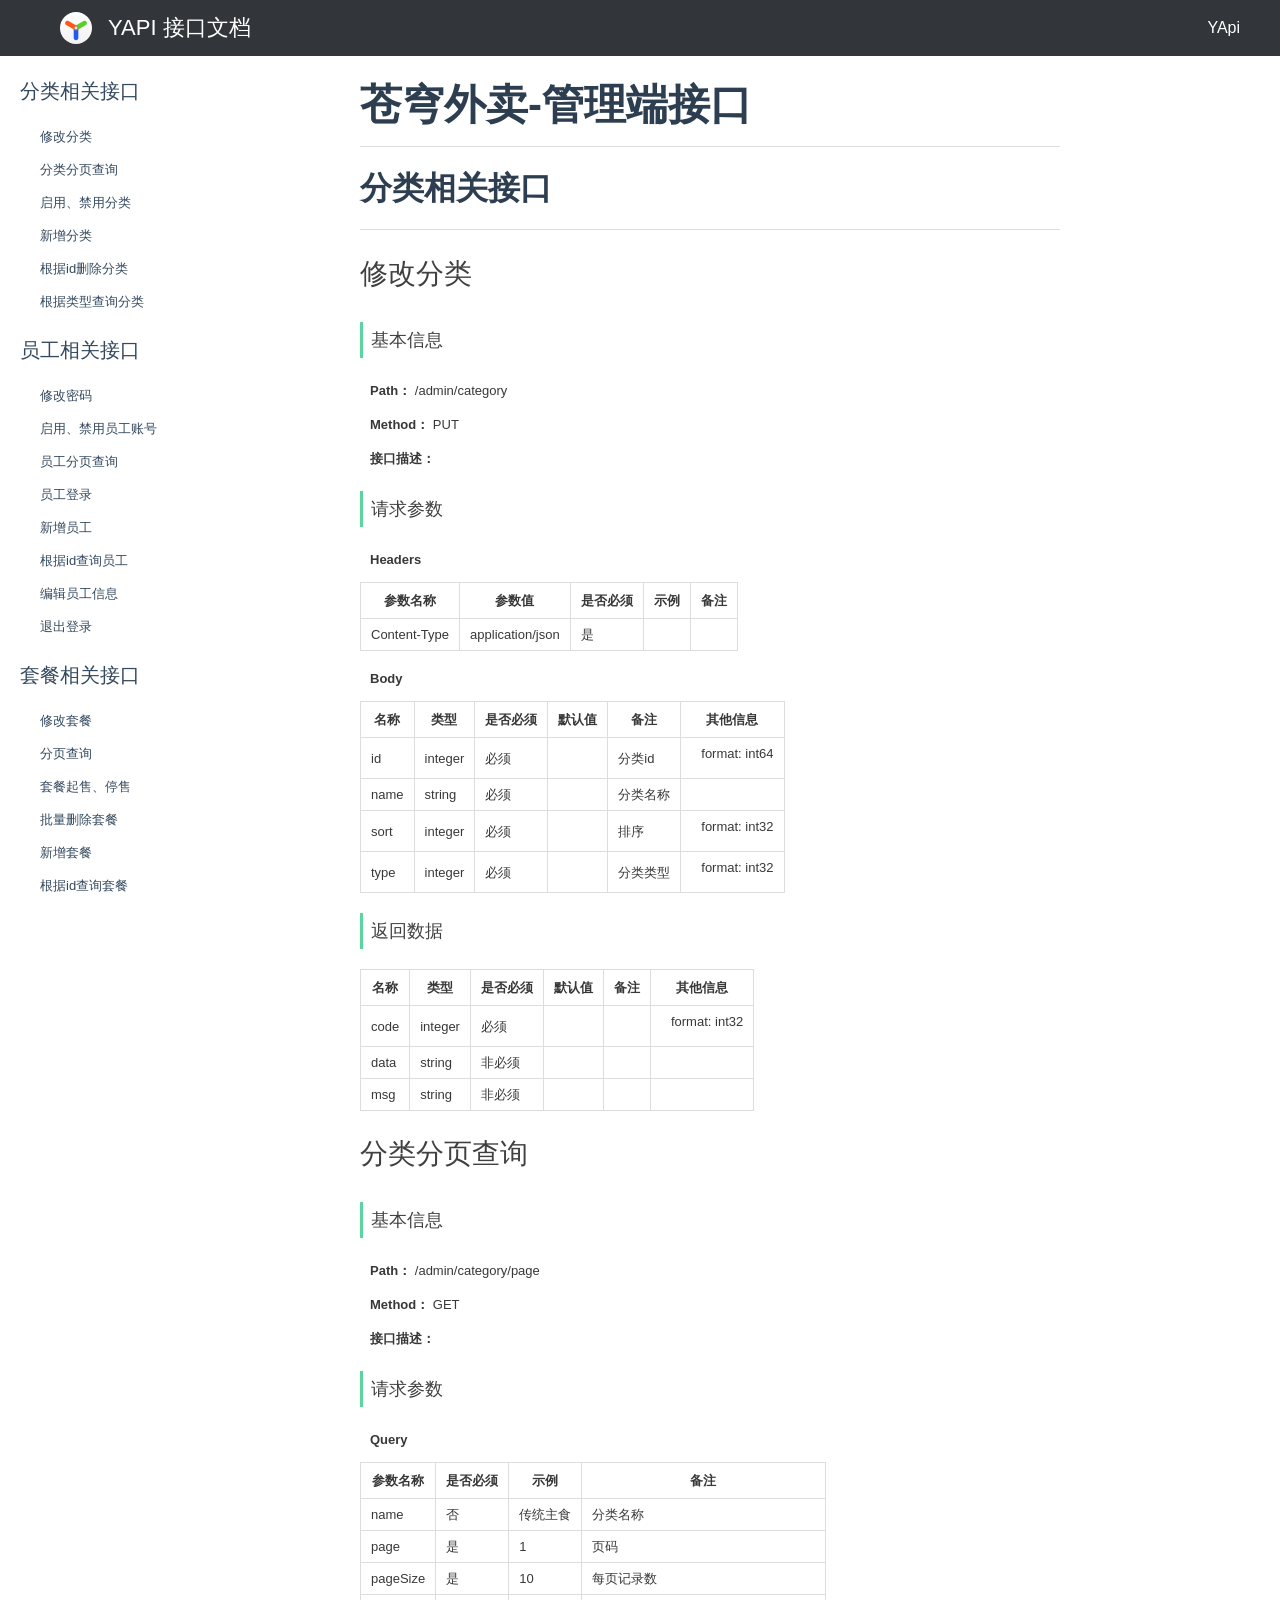
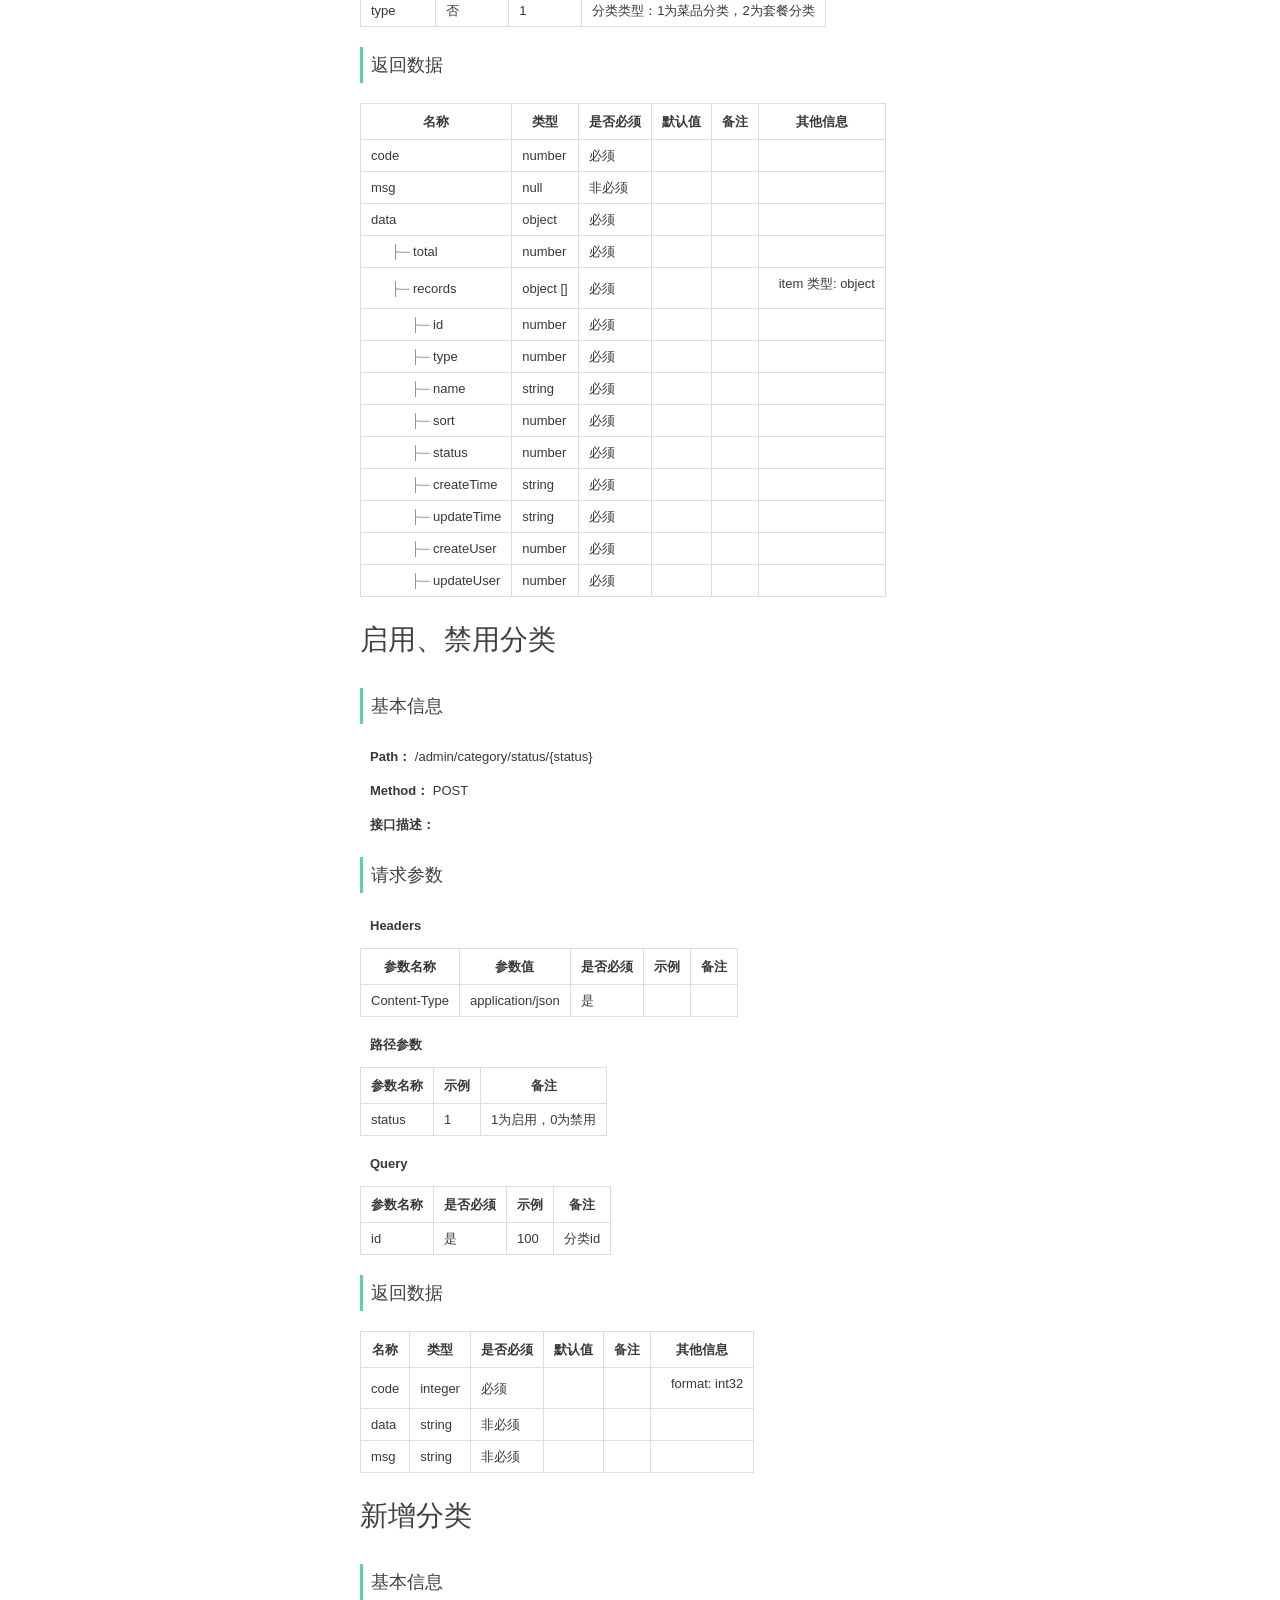
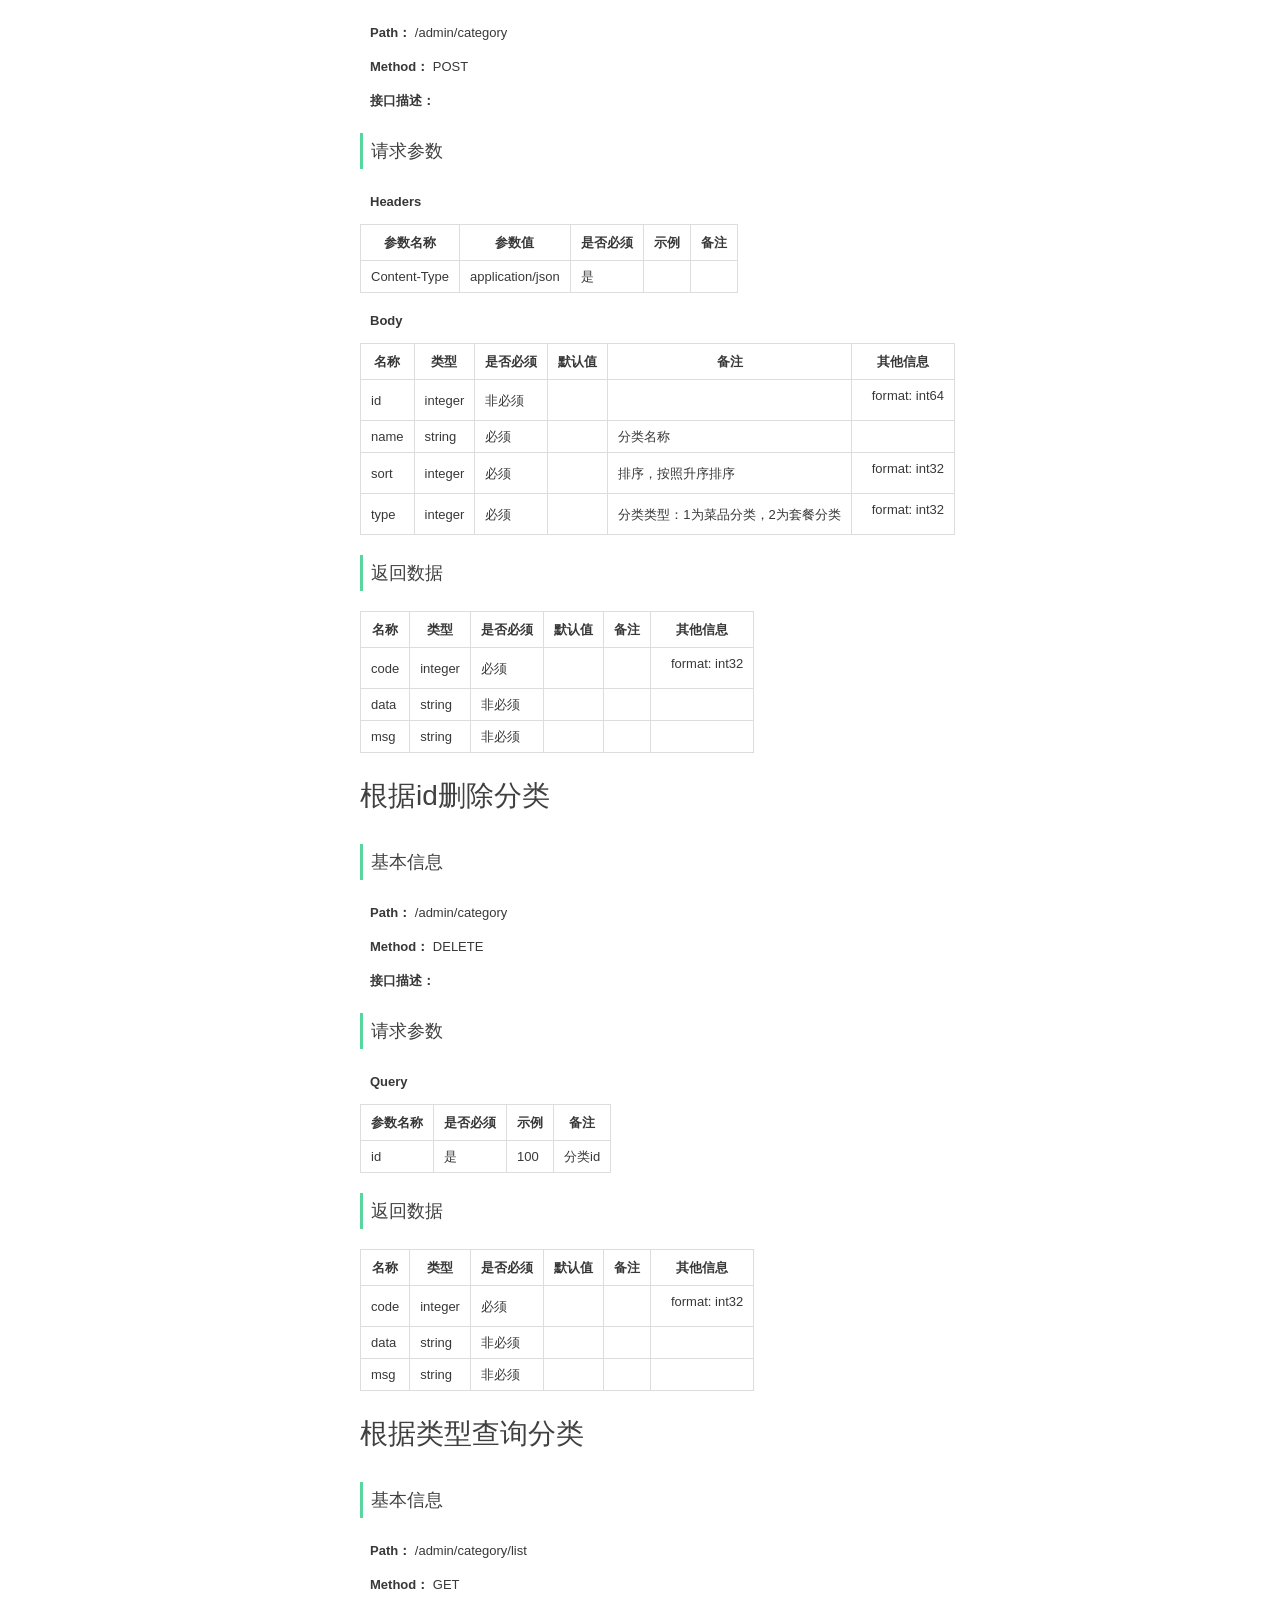
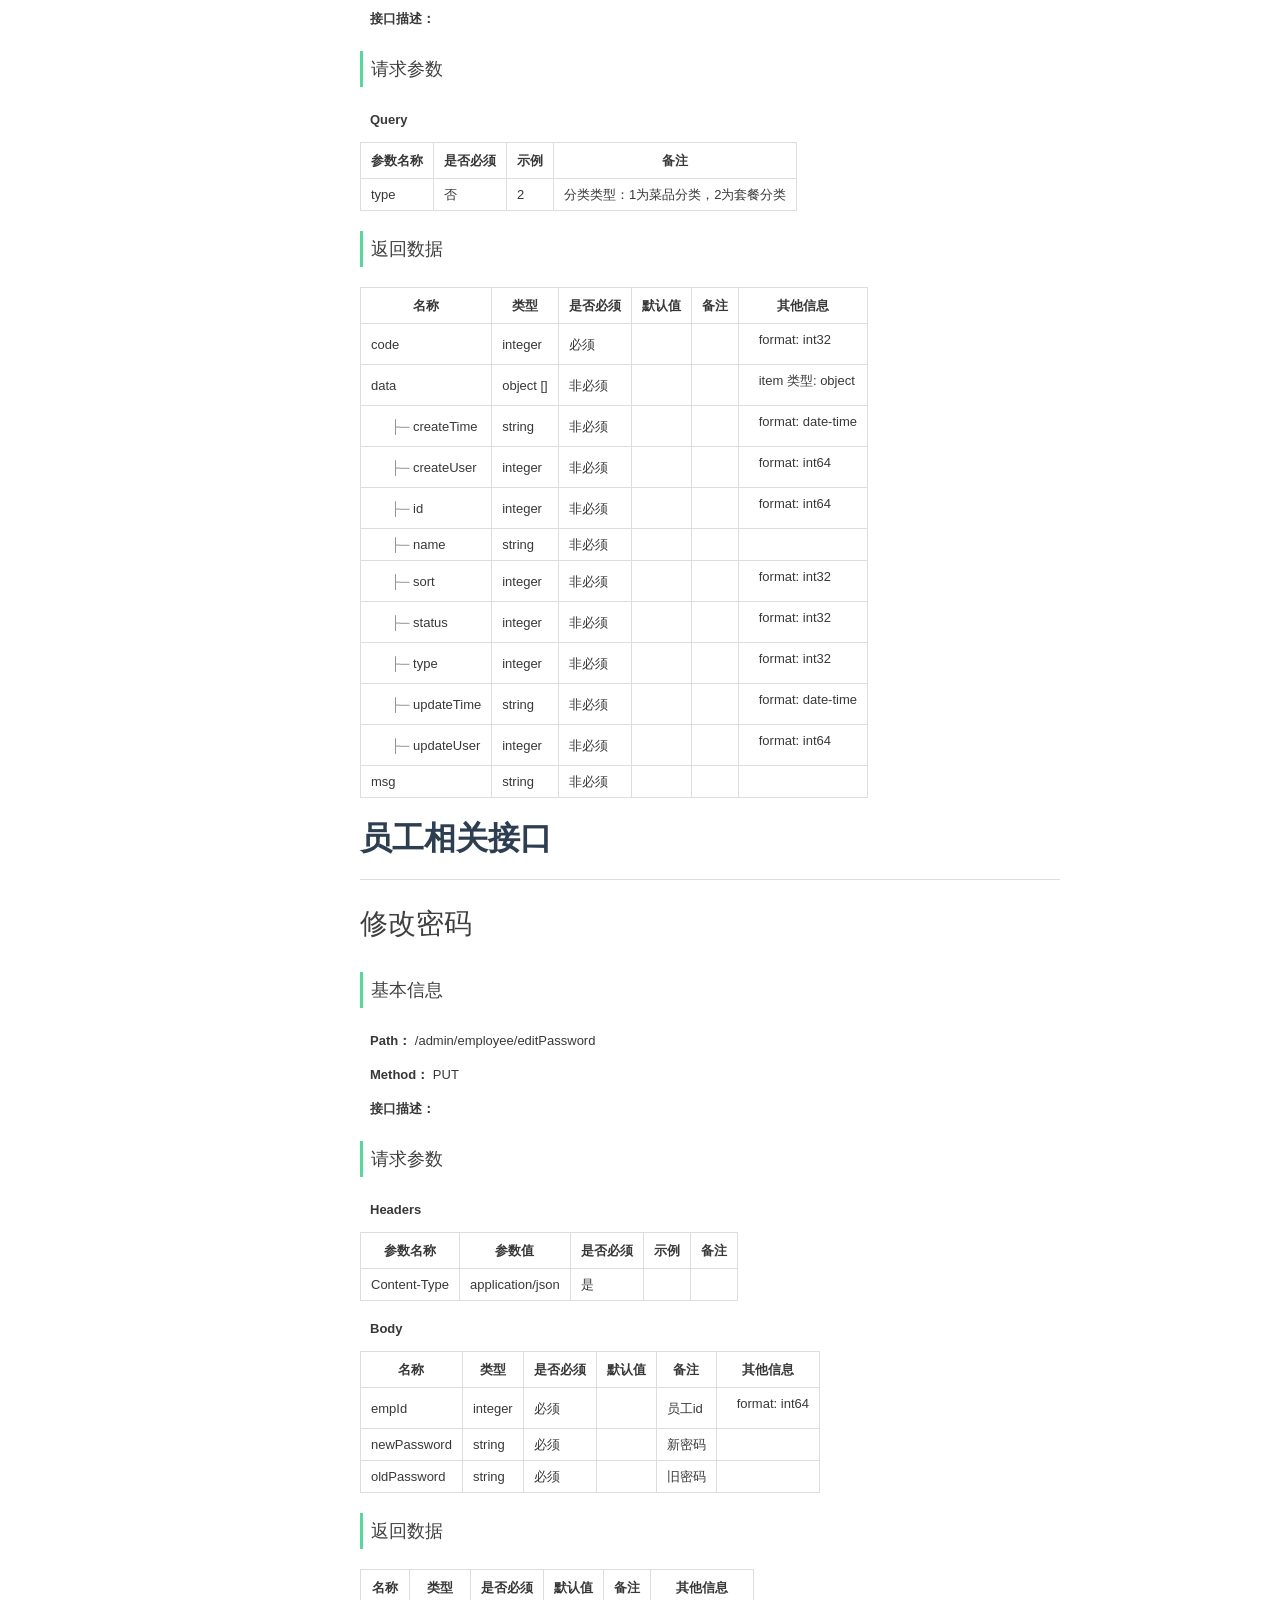
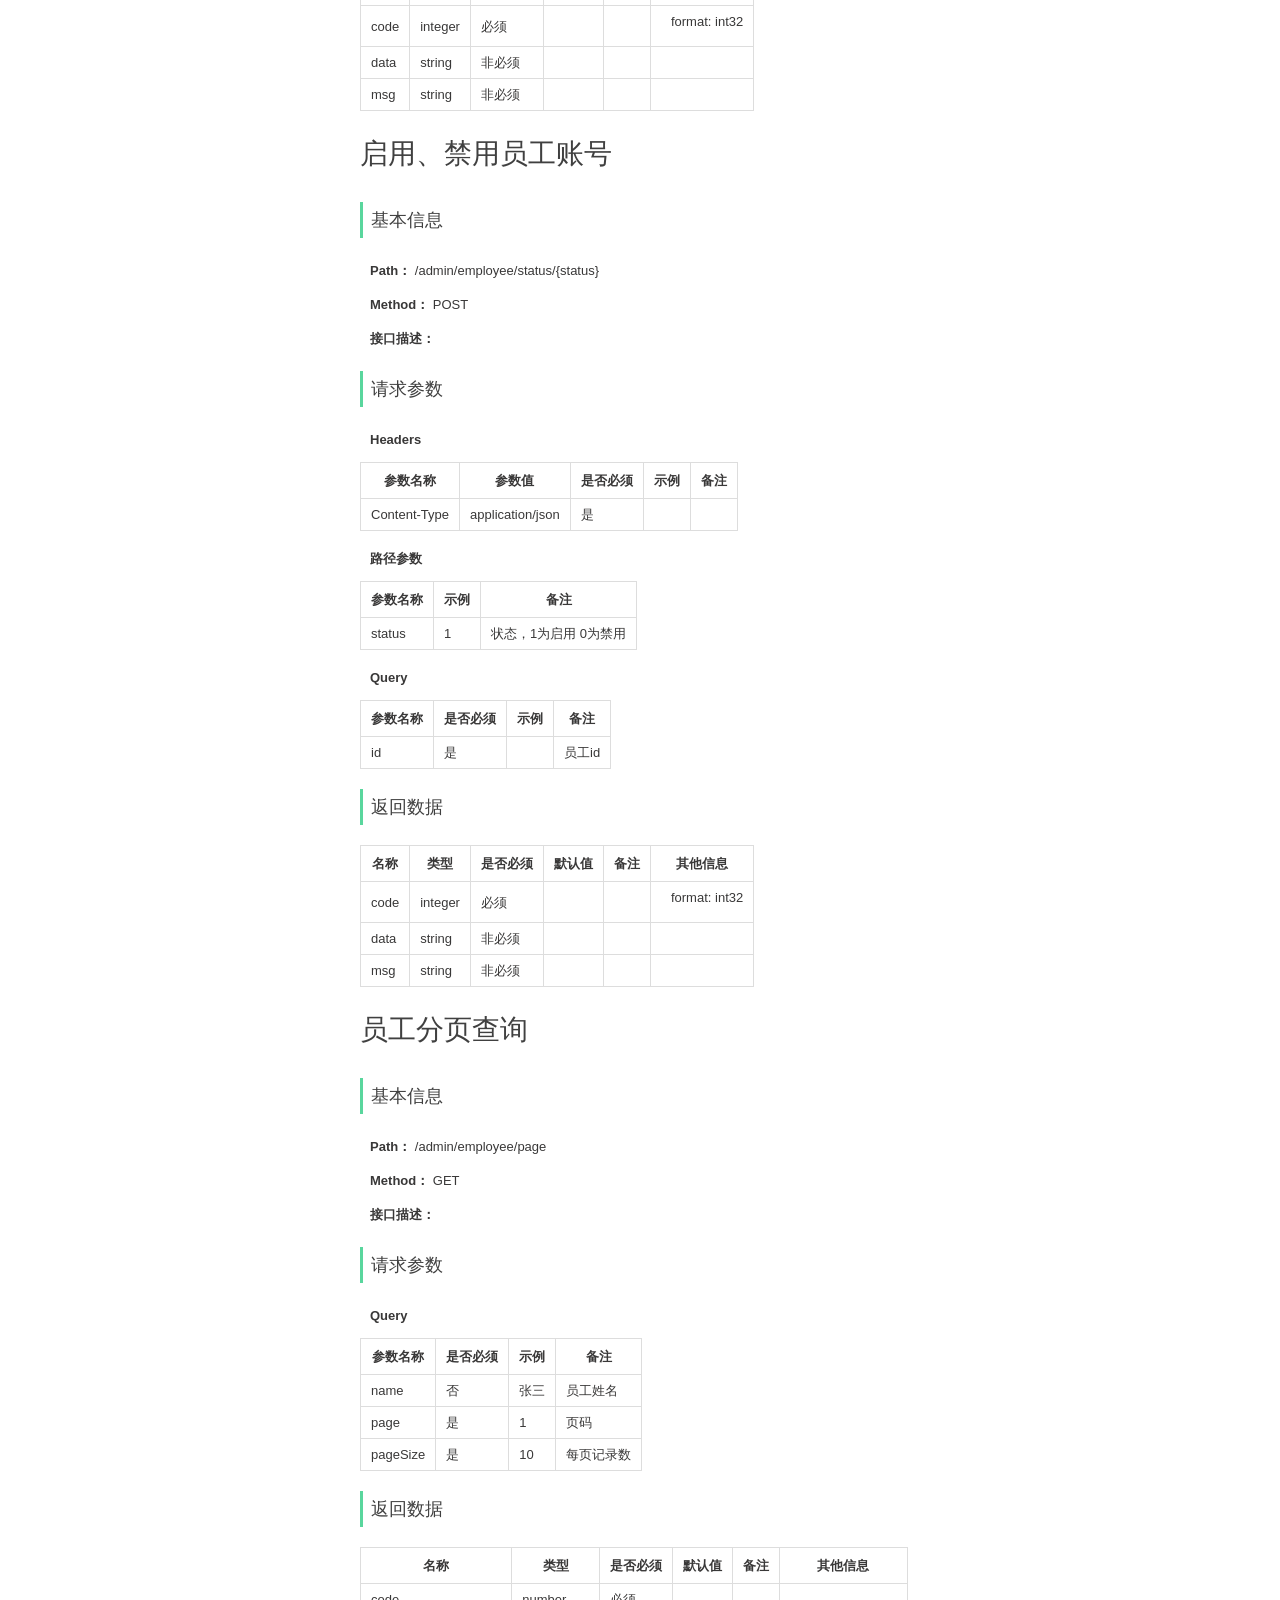
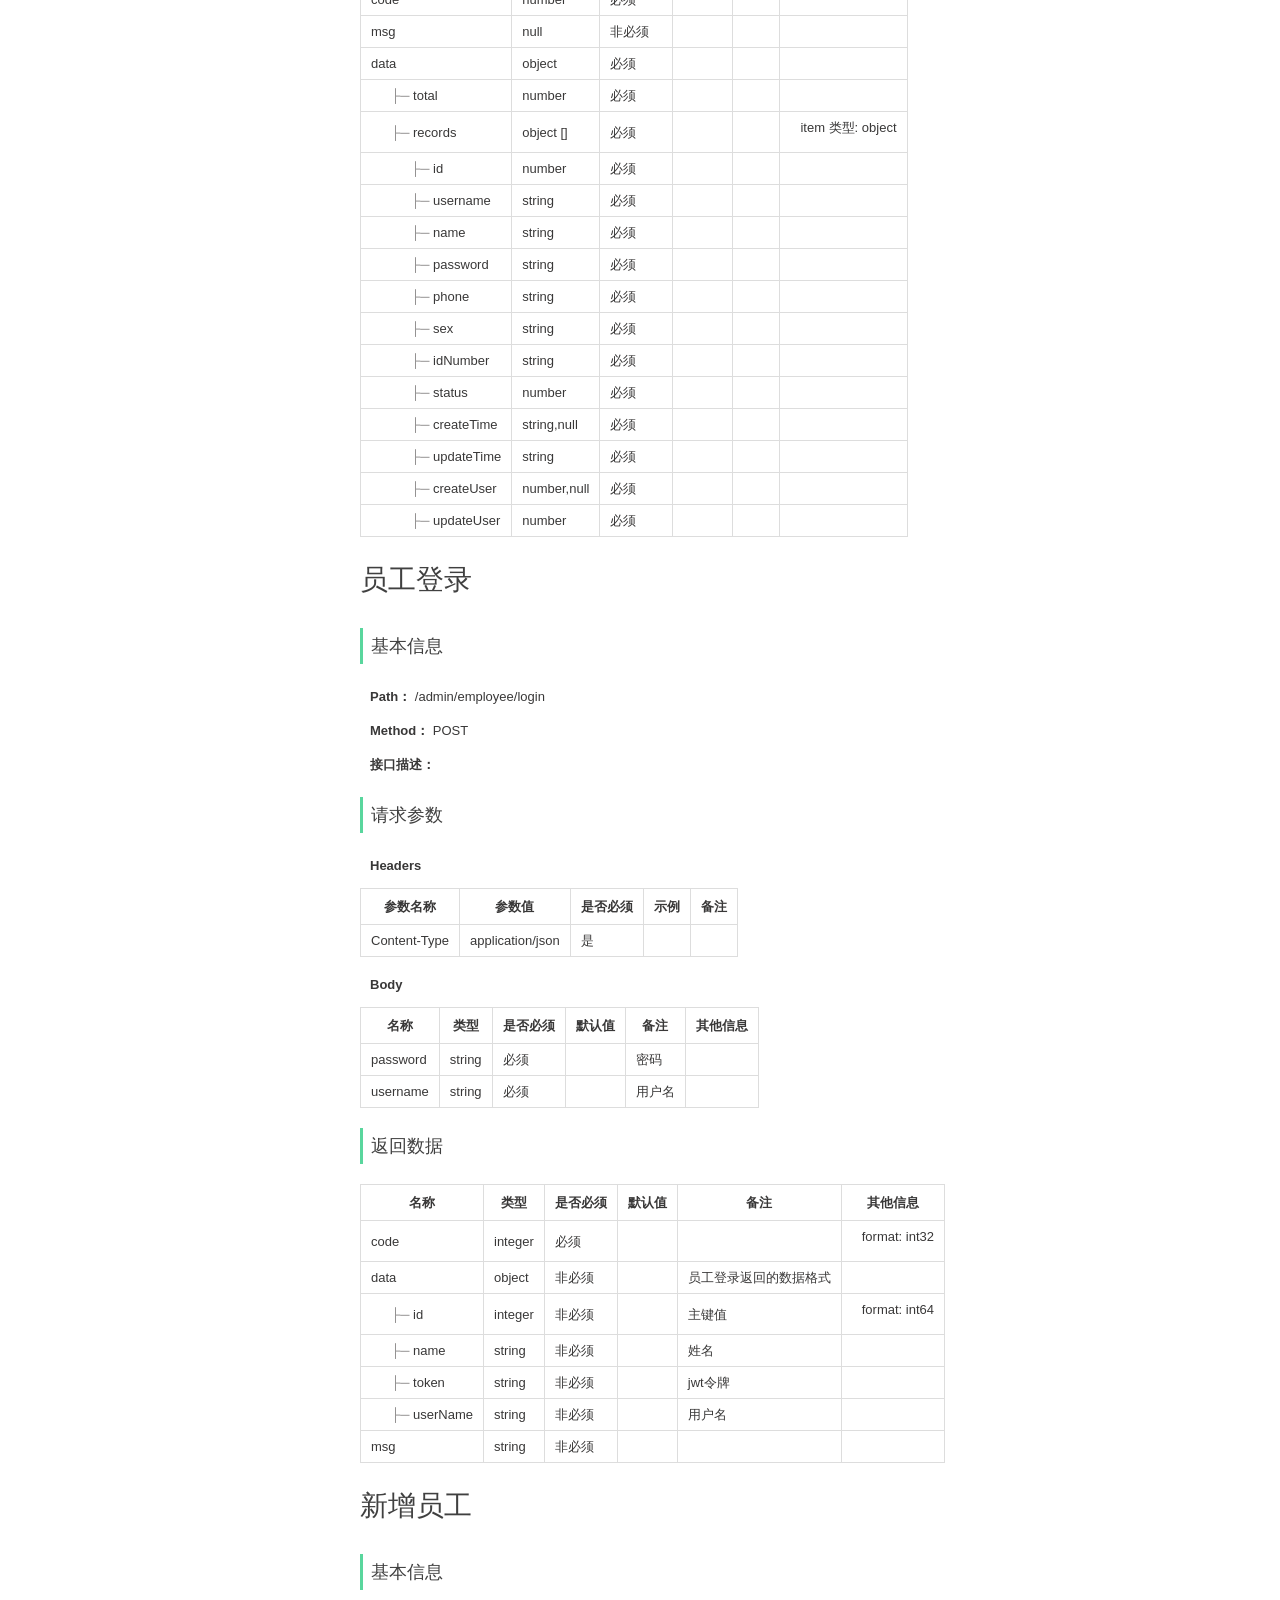
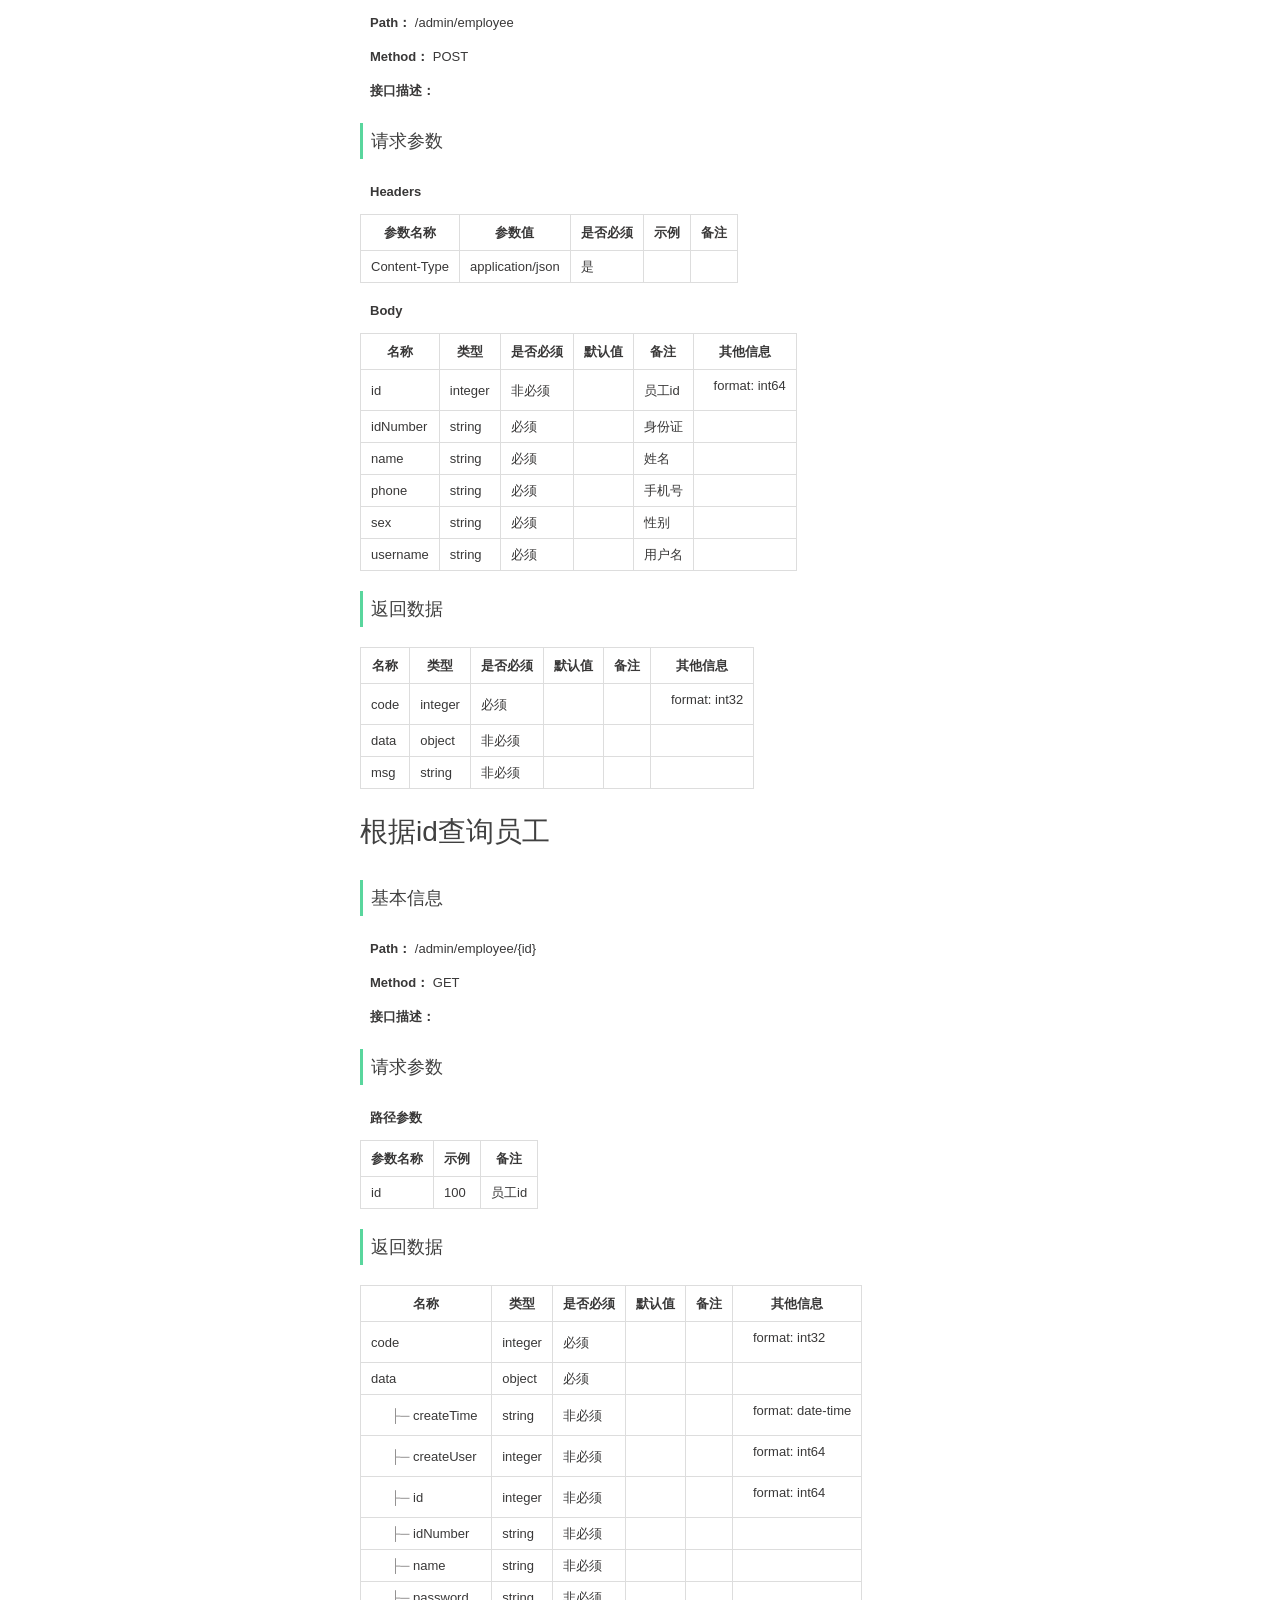
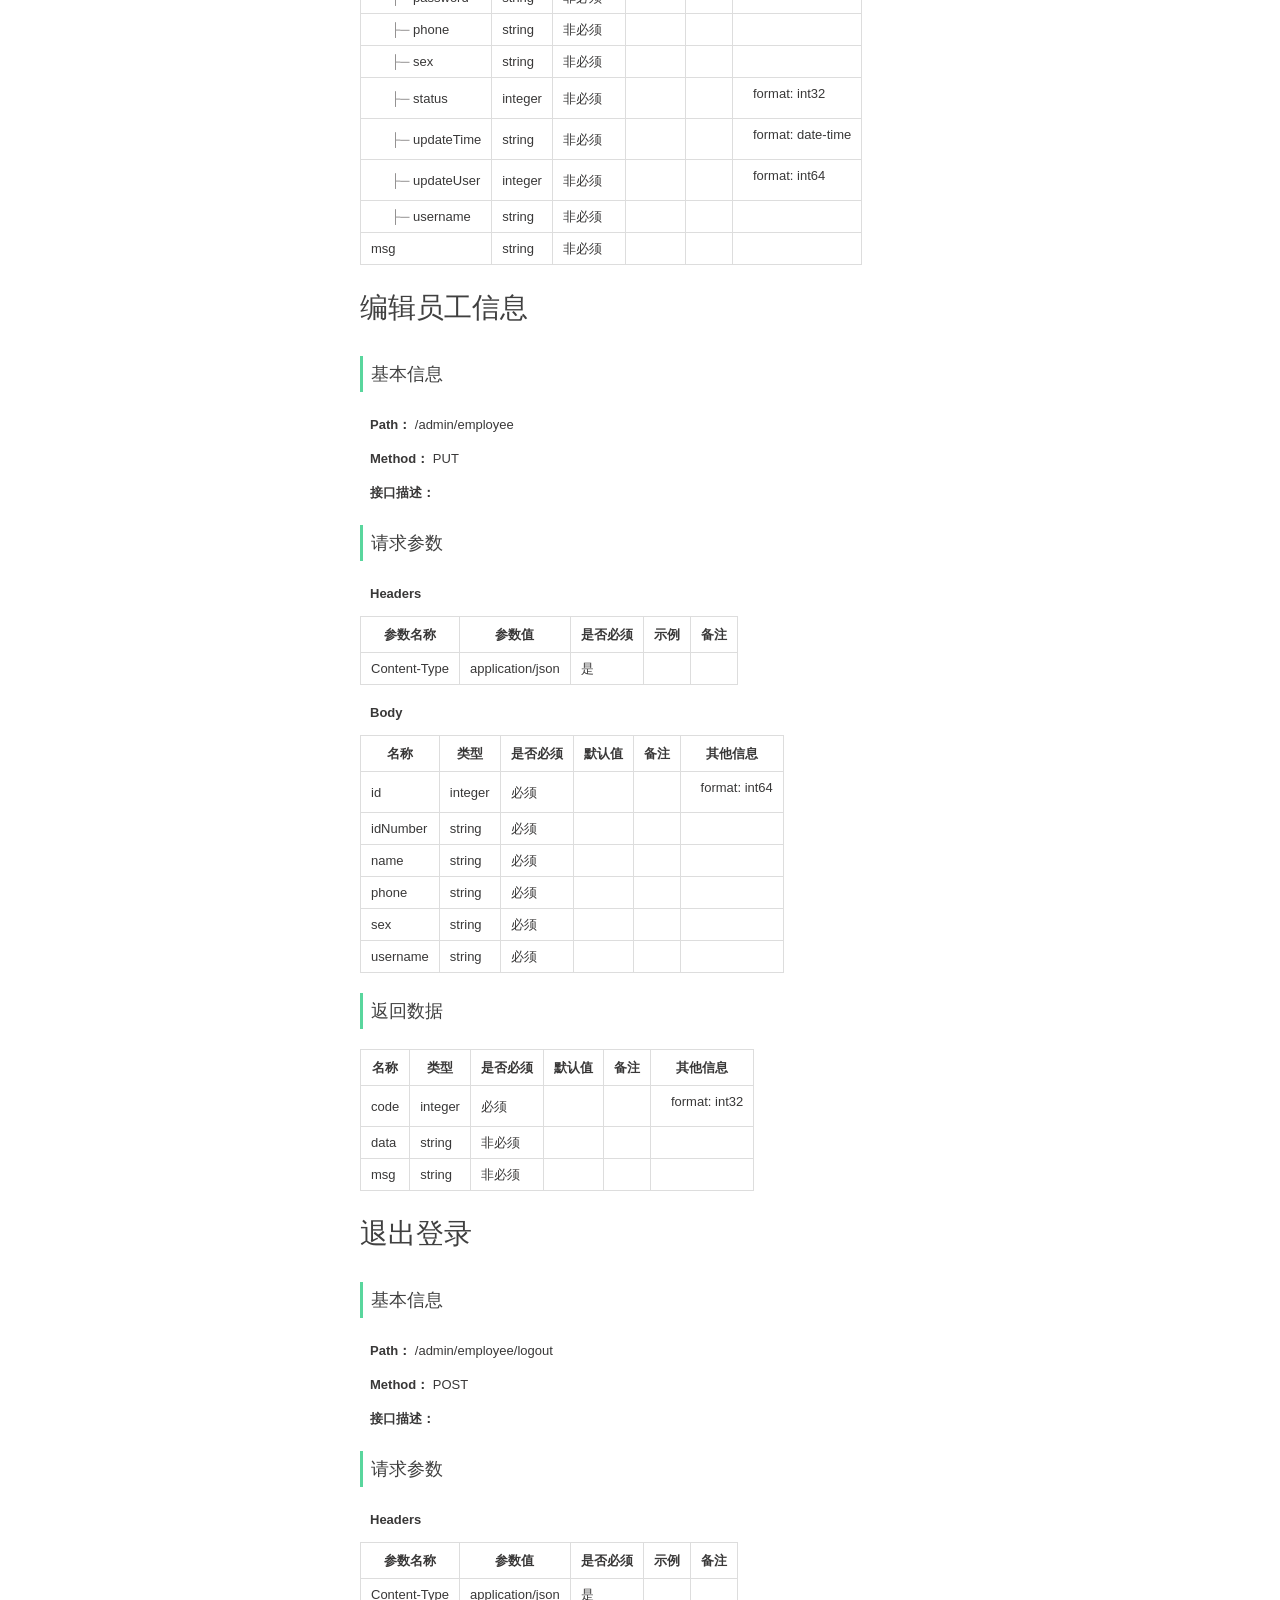
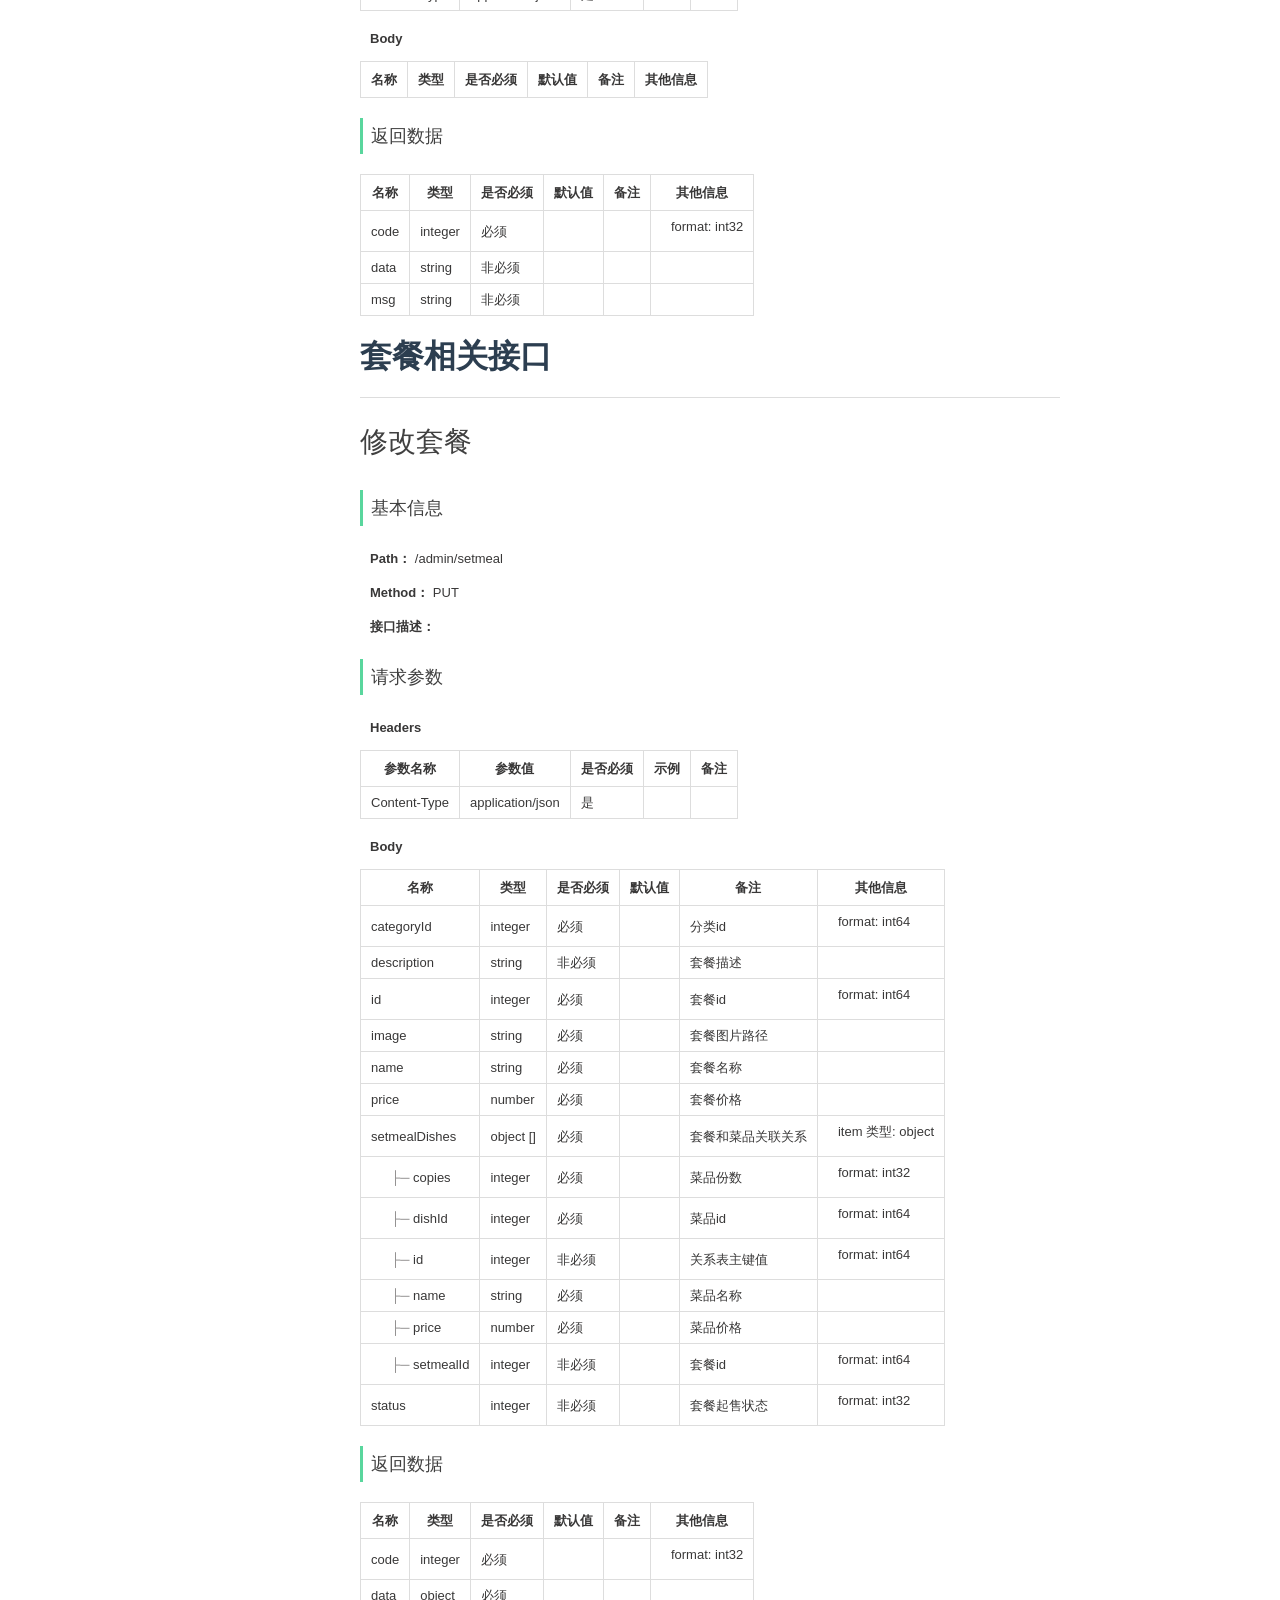
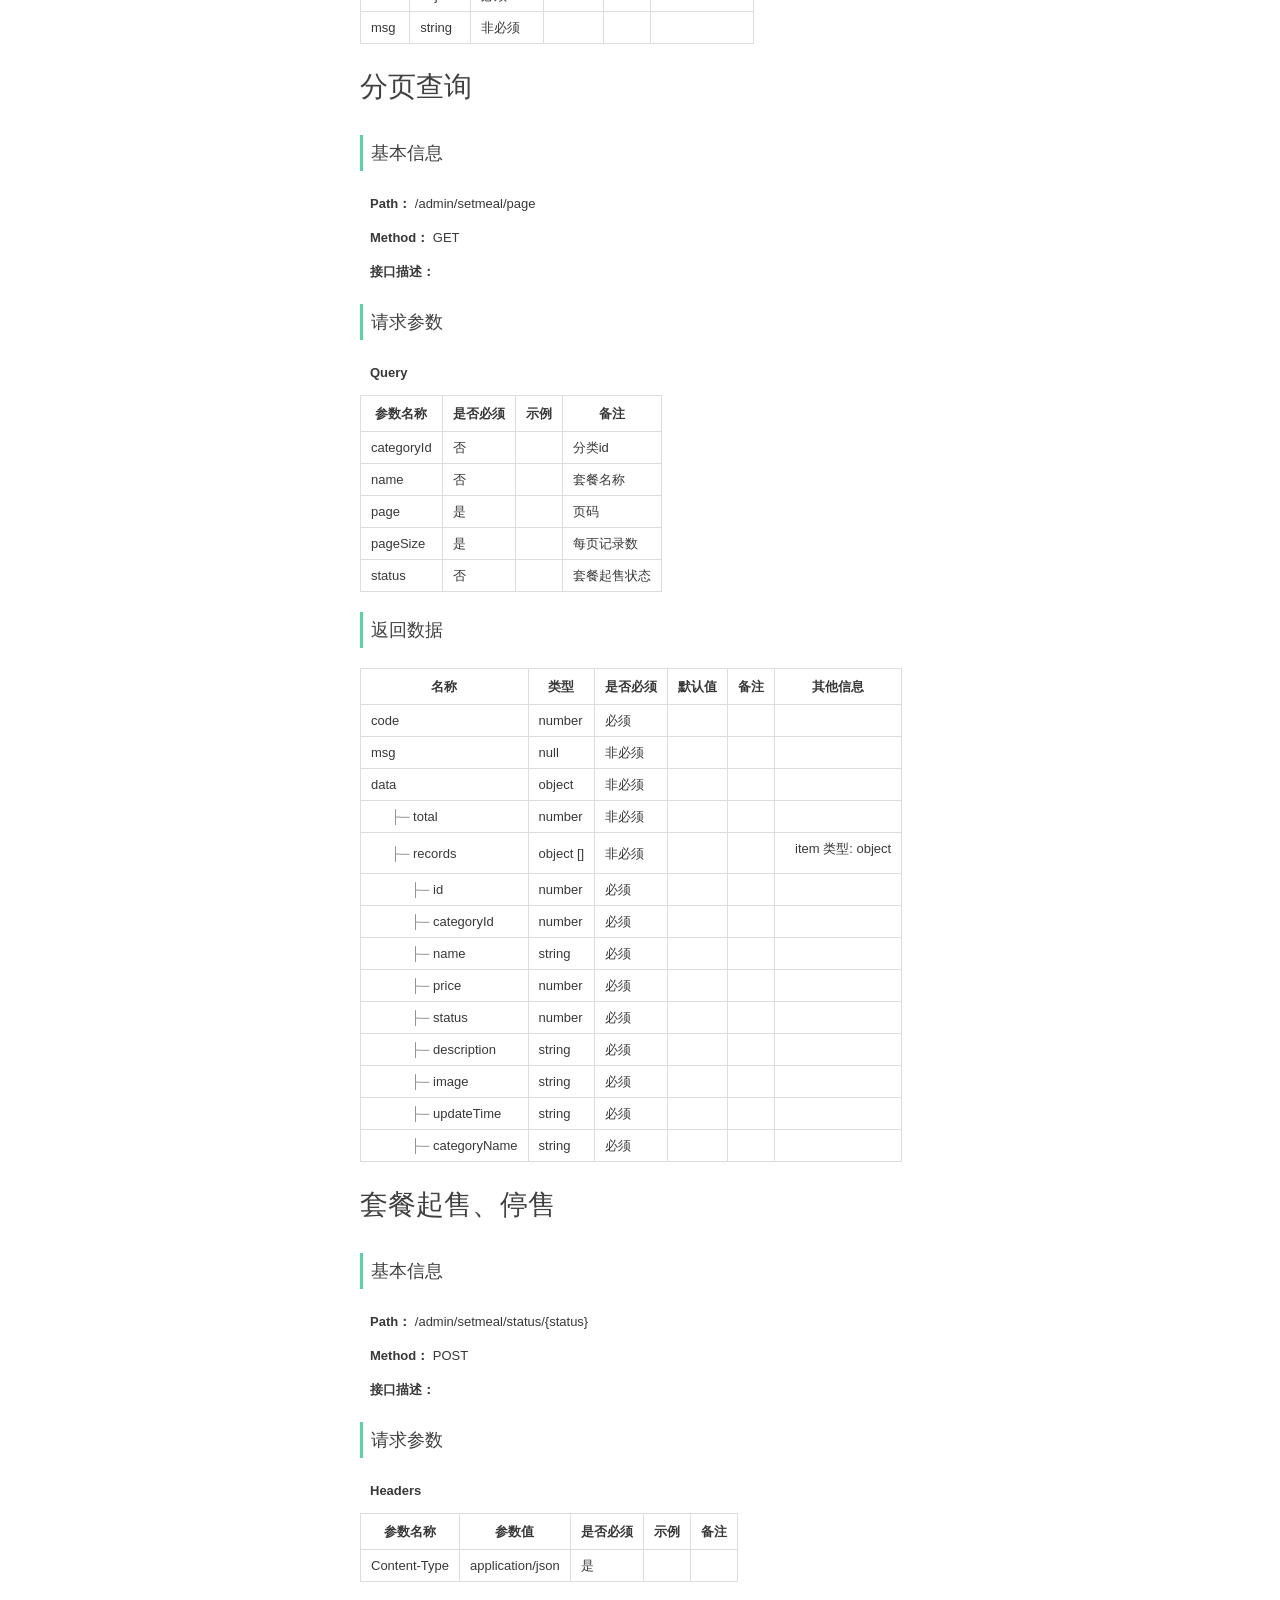
<file: 项目接口文档/苍穹外卖-管理端接口.html>
<!DOCTYPE html>
      <html>
      <head>
      <title>苍穹外卖-管理端接口</title>
      <meta charset="utf-8" />
      <style>@charset "UTF-8";
html,
body,
h1,
h2,
h3,
h4,
h5,
h6,
p,
blockquote {
  margin: 0;
  padding: 0;
  font-weight: normal;
  -webkit-font-smoothing: antialiased;
}

/* 设置滚动条的样式 */
::-webkit-scrollbar {
  width: 6px;
}

/* 外层轨道 */
::-webkit-scrollbar-track {
  -webkit-box-shadow: inset006pxrgba(255, 0, 0, 0.3);
  background: rgba(0, 0, 0, 0.1);
}

/* 滚动条滑块 */
::-webkit-scrollbar-thumb {
  border-radius: 4px;
  background: rgba(0, 0, 0, 0.2);
  -webkit-box-shadow: inset006pxrgba(0, 0, 0, 0.5);
}

::-webkit-scrollbar-thumb:window-inactive {
  background: rgba(0, 0, 0, 0.2);
}

body {
  font-family: -apple-system, BlinkMacSystemFont, "Segoe UI", Roboto, "Helvetica Neue", Helvetica, "PingFang SC", "Hiragino Sans GB", "Microsoft YaHei", SimSun, sans-serif;
  font-size: 13px;
  line-height: 25px;
  color: #393838;
  position: relative;
}

table {
  margin: 10px 0 15px 0;
  border-collapse: collapse;
}

td,
th {
  border: 1px solid #ddd;
  padding: 3px 10px;
}

th {
  padding: 5px 10px;
}

a, a:link, a:visited {
  color: #34495e;
  text-decoration: none;
}

a:hover, a:focus {
  color: #59d69d;
  text-decoration: none;
}

a img {
  border: none;
}

p {
  padding-left: 10px;
  margin-bottom: 9px;
}

h1,
h2,
h3,
h4,
h5,
h6 {
  color: #404040;
  line-height: 36px;
}

h1 {
  color: #2c3e50;
  font-weight: 600;
  margin-bottom: 16px;
  font-size: 32px;
  padding-bottom: 16px;
  border-bottom: 1px solid #ddd;
  line-height: 50px;
}

h2 {
  font-size: 28px;
  padding-top: 10px;
  padding-bottom: 10px;
}

h3 {
  clear: both;
  font-weight: 400;
  margin-top: 20px;
  margin-bottom: 20px;
  border-left: 3px solid #59d69d;
  padding-left: 8px;
  font-size: 18px;
}

h4 {
  font-size: 16px;
}

h5 {
  font-size: 14px;
}

h6 {
  font-size: 13px;
}

hr {
  margin: 0 0 19px;
  border: 0;
  border-bottom: 1px solid #ccc;
}

blockquote {
  padding: 13px 13px 21px 15px;
  margin-bottom: 18px;
  font-family: georgia, serif;
  font-style: italic;
}

blockquote:before {
  font-size: 40px;
  margin-left: -10px;
  font-family: georgia, serif;
  color: #eee;
}

blockquote p {
  font-size: 14px;
  font-weight: 300;
  line-height: 18px;
  margin-bottom: 0;
  font-style: italic;
}

code,
pre {
  font-family: Monaco, Andale Mono, Courier New, monospace;
}

code {
  background-color: #fee9cc;
  color: rgba(0, 0, 0, 0.75);
  padding: 1px 3px;
  font-size: 12px;
  -webkit-border-radius: 3px;
  -moz-border-radius: 3px;
  border-radius: 3px;
}

pre {
  display: block;
  padding: 14px;
  margin: 0 0 18px;
  line-height: 16px;
  font-size: 11px;
  border: 1px solid #d9d9d9;
  white-space: pre-wrap;
  word-wrap: break-word;
  background: #f6f6f6;
}

pre code {
  background-color: #f6f6f6;
  color: #737373;
  font-size: 11px;
  padding: 0;
}

sup {
  font-size: 0.83em;
  vertical-align: super;
  line-height: 0;
}

* {
  -webkit-print-color-adjust: exact;
}

@media print {
  body,
  code,
  pre code,
  h1,
  h2,
  h3,
  h4,
  h5,
  h6 {
    color: black;
  }

  table,
  pre {
    page-break-inside: avoid;
  }
}
html,
body {
  height: 100%;
}

.table-of-contents {
  position: fixed;
  top: 61px;
  left: 0;
  bottom: 0;
  overflow-x: hidden;
  overflow-y: auto;
  width: 260px;
}

.table-of-contents > ul > li > a {
  font-size: 20px;
  margin-bottom: 16px;
  margin-top: 16px;
}

.table-of-contents ul {
  overflow: auto;
  margin: 0px;
  height: 100%;
  padding: 0px 0px;
  box-sizing: border-box;
  list-style-type: none;
}

.table-of-contents ul li {
  padding-left: 20px;
}

.table-of-contents a {
  padding: 2px 0px;
  display: block;
  text-decoration: none;
}

.content-right {
  max-width: 700px;
  margin-left: 290px;
  padding-left: 70px;
  flex-grow: 1;
}
.content-right h2:target {
  padding-top: 80px;
}

body > p {
  margin-left: 30px;
}

body > table {
  margin-left: 30px;
}

body > pre {
  margin-left: 30px;
}

.curProject {
  position: fixed;
  top: 20px;
  font-size: 25px;
  color: black;
  margin-left: -240px;
  width: 240px;
  padding: 5px;
  line-height: 25px;
  box-sizing: border-box;
}

.g-doc {
  margin-top: 56px;
  padding-top: 24px;
  display: flex;
}

.curproject-name {
  font-size: 42px;
}

.m-header {
  background: #32363a;
  height: 56px;
  line-height: 56px;
  padding-left: 60px;
  display: flex;
  align-items: center;
  position: fixed;
  z-index: 9;
  top: 0;
  left: 0;
  right: 0;
}
.m-header .title {
  font-size: 22px;
  color: #fff;
  font-weight: normal;
  -webkit-font-smoothing: antialiased;
  margin: 0;
  margin-left: 16px;
  padding: 0;
  line-height: 56px;
  border: none;
}
.m-header .nav {
  color: #fff;
  font-size: 16px;
  position: absolute;
  right: 32px;
  top: 0;
}
.m-header .nav a {
  color: #fff;
  margin-left: 16px;
  padding: 8px;
  transition: color .2s;
}
.m-header .nav a:hover {
  color: #59d69d;
}

.m-footer {
  border-top: 1px solid #ddd;
  padding-top: 16px;
  padding-bottom: 16px;
}

/*# sourceMappingURL=defaultTheme.css.map */
</style>
      </head>
      <body>
        <div class="m-header">
          <a href="#" style="display: inherit;"><svg class="svg" width="32px" height="32px" viewBox="0 0 64 64" version="1.1"><title>Icon</title><desc>Created with Sketch.</desc><defs><linearGradient x1="50%" y1="0%" x2="50%" y2="100%" id="linearGradient-1"><stop stop-color="#FFFFFF" offset="0%"></stop><stop stop-color="#F2F2F2" offset="100%"></stop></linearGradient><circle id="path-2" cx="31.9988602" cy="31.9988602" r="2.92886048"></circle><filter x="-85.4%" y="-68.3%" width="270.7%" height="270.7%" filterUnits="objectBoundingBox" id="filter-3"><feOffset dx="0" dy="1" in="SourceAlpha" result="shadowOffsetOuter1"></feOffset><feGaussianBlur stdDeviation="1.5" in="shadowOffsetOuter1" result="shadowBlurOuter1"></feGaussianBlur><feColorMatrix values="0 0 0 0 0   0 0 0 0 0   0 0 0 0 0  0 0 0 0.159703351 0" type="matrix" in="shadowBlurOuter1"></feColorMatrix></filter></defs><g id="首页" stroke="none" stroke-width="1" fill="none" fill-rule="evenodd"><g id="大屏幕"><g id="Icon"><circle id="Oval-1" fill="url(#linearGradient-1)" cx="32" cy="32" r="32"></circle><path d="M36.7078009,31.8054514 L36.7078009,51.7110548 C36.7078009,54.2844537 34.6258634,56.3695395 32.0579205,56.3695395 C29.4899777,56.3695395 27.4099998,54.0704461 27.4099998,51.7941246 L27.4099998,31.8061972 C27.4099998,29.528395 29.4909575,27.218453 32.0589004,27.230043 C34.6268432,27.241633 36.7078009,29.528395 36.7078009,31.8054514 Z" id="blue" fill="#2359F1" fill-rule="nonzero"></path><path d="M45.2586091,17.1026914 C45.2586091,17.1026914 45.5657231,34.0524383 45.2345291,37.01141 C44.9033351,39.9703817 43.1767091,41.6667796 40.6088126,41.6667796 C38.040916,41.6667796 35.9609757,39.3676862 35.9609757,37.0913646 L35.9609757,17.1034372 C35.9609757,14.825635 38.0418959,12.515693 40.6097924,12.527283 C43.177689,12.538873 45.2586091,14.825635 45.2586091,17.1026914 Z" id="green" fill="#57CF27" fill-rule="nonzero" transform="translate(40.674608, 27.097010) rotate(60.000000) translate(-40.674608, -27.097010) "></path><path d="M28.0410158,17.0465598 L28.0410158,36.9521632 C28.0410158,39.525562 25.9591158,41.6106479 23.3912193,41.6106479 C20.8233227,41.6106479 18.7433824,39.3115545 18.7433824,37.035233 L18.7433824,17.0473055 C18.7433824,14.7695034 20.8243026,12.4595614 23.3921991,12.4711513 C25.9600956,12.4827413 28.0410158,14.7695034 28.0410158,17.0465598 Z" id="red" fill="#FF561B" fill-rule="nonzero" transform="translate(23.392199, 27.040878) rotate(-60.000000) translate(-23.392199, -27.040878) "></path><g id="inner-round"><use fill="black" fill-opacity="1" filter="url(#filter-3)" xmlns:xlink="http://www.w3.org/1999/xlink" xlink:href="#path-2"></use><use fill="#F7F7F7" fill-rule="evenodd" xmlns:xlink="http://www.w3.org/1999/xlink" xlink:href="#path-2"></use></g></g></g></g></svg></a>
          <a href="#"><h1 class="title">YAPI 接口文档</h1></a>
          <div class="nav">
            <a href="https://hellosean1025.github.io/yapi/">YApi</a>
          </div>
        </div>
        <div class="g-doc">
          <div class="table-of-contents"><ul><li><a href="#u5206u7c7bu76f8u5173u63a5u53e3">分类相关接口</a><ul><li><a href="#u4feeu6539u5206u7c7b0a3ca20id3du4feeu6539u5206u7c7b3e203ca3e">修改分类
<a id=修改分类> </a></a></li><li><a href="#u5206u7c7bu5206u9875u67e5u8be20a3ca20id3du5206u7c7bu5206u9875u67e5u8be23e203ca3e">分类分页查询
<a id=分类分页查询> </a></a></li><li><a href="#u542fu7528u3001u7981u7528u5206u7c7b0a3ca20id3du542fu7528u3001u7981u7528u5206u7c7b3e203ca3e">启用、禁用分类
<a id=启用、禁用分类> </a></a></li><li><a href="#u65b0u589eu5206u7c7b0a3ca20id3du65b0u589eu5206u7c7b3e203ca3e">新增分类
<a id=新增分类> </a></a></li><li><a href="#u6839u636eidu5220u9664u5206u7c7b0a3ca20id3du6839u636eidu5220u9664u5206u7c7b3e203ca3e">根据id删除分类
<a id=根据id删除分类> </a></a></li><li><a href="#u6839u636eu7c7bu578bu67e5u8be2u5206u7c7b0a3ca20id3du6839u636eu7c7bu578bu67e5u8be2u5206u7c7b3e203ca3e">根据类型查询分类
<a id=根据类型查询分类> </a></a></li></ul></li><li><a href="#u5458u5de5u76f8u5173u63a5u53e3">员工相关接口</a><ul><li><a href="#u4feeu6539u5bc6u78010a3ca20id3du4feeu6539u5bc6u78013e203ca3e">修改密码
<a id=修改密码> </a></a></li><li><a href="#u542fu7528u3001u7981u7528u5458u5de5u8d26u53f70a3ca20id3du542fu7528u3001u7981u7528u5458u5de5u8d26u53f73e203ca3e">启用、禁用员工账号
<a id=启用、禁用员工账号> </a></a></li><li><a href="#u5458u5de5u5206u9875u67e5u8be20a3ca20id3du5458u5de5u5206u9875u67e5u8be23e203ca3e">员工分页查询
<a id=员工分页查询> </a></a></li><li><a href="#u5458u5de5u767bu5f550a3ca20id3du5458u5de5u767bu5f553e203ca3e">员工登录
<a id=员工登录> </a></a></li><li><a href="#u65b0u589eu5458u5de50a3ca20id3du65b0u589eu5458u5de53e203ca3e">新增员工
<a id=新增员工> </a></a></li><li><a href="#u6839u636eidu67e5u8be2u5458u5de50a3ca20id3du6839u636eidu67e5u8be2u5458u5de53e203ca3e">根据id查询员工
<a id=根据id查询员工> </a></a></li><li><a href="#u7f16u8f91u5458u5de5u4fe1u606f0a3ca20id3du7f16u8f91u5458u5de5u4fe1u606f3e203ca3e">编辑员工信息
<a id=编辑员工信息> </a></a></li><li><a href="#u9000u51fau767bu5f550a3ca20id3du9000u51fau767bu5f553e203ca3e">退出登录
<a id=退出登录> </a></a></li></ul></li><li><a href="#u5957u9910u76f8u5173u63a5u53e3">套餐相关接口</a><ul><li><a href="#u4feeu6539u5957u99100a3ca20id3du4feeu6539u5957u99103e203ca3e">修改套餐
<a id=修改套餐> </a></a></li><li><a href="#u5206u9875u67e5u8be20a3ca20id3du5206u9875u67e5u8be23e203ca3e">分页查询
<a id=分页查询> </a></a></li><li><a href="#u5957u9910u8d77u552eu3001u505cu552e0a3ca20id3du5957u9910u8d77u552eu3001u505cu552e3e203ca3e">套餐起售、停售
<a id=套餐起售、停售> </a></a></li><li><a href="#u6279u91cfu5220u9664u5957u99100a3ca20id3du6279u91cfu5220u9664u5957u99103e203ca3e">批量删除套餐
<a id=批量删除套餐> </a></a></li><li><a href="#u65b0u589eu5957u99100a3ca20id3du65b0u589eu5957u99103e203ca3e">新增套餐
<a id=新增套餐> </a></a></li><li><a href="#u6839u636eidu67e5u8be2u5957u99100a3ca20id3du6839u636eidu67e5u8be2u5957u99103e203ca3e">根据id查询套餐
<a id=根据id查询套餐> </a></a></li></ul></li><li><a href="#u5de5u4f5cu53f0u63a5u53e3">工作台接口</a><ul><li><a href="#u67e5u8be2u4ecau65e5u8fd0u8425u6570u636e0a3ca20id3du67e5u8be2u4ecau65e5u8fd0u8425u6570u636e3e203ca3e">查询今日运营数据
<a id=查询今日运营数据> </a></a></li><li><a href="#u67e5u8be2u5957u9910u603bu89c80a3ca20id3du67e5u8be2u5957u9910u603bu89c83e203ca3e">查询套餐总览
<a id=查询套餐总览> </a></a></li><li><a href="#u67e5u8be2u83dcu54c1u603bu89c80a3ca20id3du67e5u8be2u83dcu54c1u603bu89c83e203ca3e">查询菜品总览
<a id=查询菜品总览> </a></a></li><li><a href="#u67e5u8be2u8ba2u5355u7ba1u7406u6570u636e0a3ca20id3du67e5u8be2u8ba2u5355u7ba1u7406u6570u636e3e203ca3e">查询订单管理数据
<a id=查询订单管理数据> </a></a></li></ul></li><li><a href="#u5e97u94fau64cdu4f5cu63a5u53e3">店铺操作接口</a><ul><li><a href="#u83b7u53d6u8425u4e1au72b6u60010a3ca20id3du83b7u53d6u8425u4e1au72b6u60013e203ca3e">获取营业状态
<a id=获取营业状态> </a></a></li><li><a href="#u8bbeu7f6eu8425u4e1au72b6u60010a3ca20id3du8bbeu7f6eu8425u4e1au72b6u60013e203ca3e">设置营业状态
<a id=设置营业状态> </a></a></li></ul></li><li><a href="#u6570u636eu7edfu8ba1u76f8u5173u63a5u53e3">数据统计相关接口</a><ul><li><a href="#u5bfcu51faexcelu62a5u8868u63a5u53e30a3ca20id3du5bfcu51faexcelu62a5u8868u63a5u53e33e203ca3e">导出Excel报表接口
<a id=导出Excel报表接口> </a></a></li><li><a href="#u67e5u8be2u9500u91cfu6392u540dtop10u63a5u53e30a3ca20id3du67e5u8be2u9500u91cfu6392u540dtop10u63a5u53e33e203ca3e">查询销量排名top10接口
<a id=查询销量排名top10接口> </a></a></li><li><a href="#u7528u6237u7edfu8ba1u63a5u53e30a3ca20id3du7528u6237u7edfu8ba1u63a5u53e33e203ca3e">用户统计接口
<a id=用户统计接口> </a></a></li><li><a href="#u8425u4e1au989du7edfu8ba1u63a5u53e30a3ca20id3du8425u4e1au989du7edfu8ba1u63a5u53e33e203ca3e">营业额统计接口
<a id=营业额统计接口> </a></a></li><li><a href="#u8ba2u5355u7edfu8ba1u63a5u53e30a3ca20id3du8ba2u5355u7edfu8ba1u63a5u53e33e203ca3e">订单统计接口
<a id=订单统计接口> </a></a></li></ul></li><li><a href="#u83dcu54c1u76f8u5173u63a5u53e3">菜品相关接口</a><ul><li><a href="#u4feeu6539u83dcu54c10a3ca20id3du4feeu6539u83dcu54c13e203ca3e">修改菜品
<a id=修改菜品> </a></a></li><li><a href="#u6279u91cfu5220u9664u83dcu54c10a3ca20id3du6279u91cfu5220u9664u83dcu54c13e203ca3e">批量删除菜品
<a id=批量删除菜品> </a></a></li><li><a href="#u65b0u589eu83dcu54c10a3ca20id3du65b0u589eu83dcu54c13e203ca3e">新增菜品
<a id=新增菜品> </a></a></li><li><a href="#u6839u636eidu67e5u8be2u83dcu54c10a3ca20id3du6839u636eidu67e5u8be2u83dcu54c13e203ca3e">根据id查询菜品
<a id=根据id查询菜品> </a></a></li><li><a href="#u6839u636eu5206u7c7bidu67e5u8be2u83dcu54c10a3ca20id3du6839u636eu5206u7c7bidu67e5u8be2u83dcu54c13e203ca3e">根据分类id查询菜品
<a id=根据分类id查询菜品> </a></a></li><li><a href="#u83dcu54c1u5206u9875u67e5u8be20a3ca20id3du83dcu54c1u5206u9875u67e5u8be23e203ca3e">菜品分页查询
<a id=菜品分页查询> </a></a></li><li><a href="#u83dcu54c1u8d77u552eu3001u505cu552e0a3ca20id3du83dcu54c1u8d77u552eu3001u505cu552e3e203ca3e">菜品起售、停售
<a id=菜品起售、停售> </a></a></li></ul></li><li><a href="#u8ba2u5355u7ba1u7406u63a5u53e3">订单管理接口</a><ul><li><a href="#u53d6u6d88u8ba2u53550a3ca20id3du53d6u6d88u8ba2u53553e203ca3e">取消订单
<a id=取消订单> </a></a></li><li><a href="#u5404u4e2au72b6u6001u7684u8ba2u5355u6570u91cfu7edfu8ba10a3ca20id3du5404u4e2au72b6u6001u7684u8ba2u5355u6570u91cfu7edfu8ba13e203ca3e">各个状态的订单数量统计
<a id=各个状态的订单数量统计> </a></a></li><li><a href="#u5b8cu6210u8ba2u53550a3ca20id3du5b8cu6210u8ba2u53553e203ca3e">完成订单
<a id=完成订单> </a></a></li><li><a href="#u62d2u53550a3ca20id3du62d2u53553e203ca3e">拒单
<a id=拒单> </a></a></li><li><a href="#u63a5u53550a3ca20id3du63a5u53553e203ca3e">接单
<a id=接单> </a></a></li><li><a href="#u67e5u8be2u8ba2u5355u8be6u60c50a3ca20id3du67e5u8be2u8ba2u5355u8be6u60c53e203ca3e">查询订单详情
<a id=查询订单详情> </a></a></li><li><a href="#u6d3eu9001u8ba2u53550a3ca20id3du6d3eu9001u8ba2u53553e203ca3e">派送订单
<a id=派送订单> </a></a></li><li><a href="#u8ba2u5355u641cu7d220a3ca20id3du8ba2u5355u641cu7d223e203ca3e">订单搜索
<a id=订单搜索> </a></a></li></ul></li><li><a href="#u901au7528u63a5u53e3">通用接口</a><ul><li><a href="#u6587u4ef6u4e0au4f200a3ca20id3du6587u4ef6u4e0au4f203e203ca3e">文件上传
<a id=文件上传> </a></a></li></ul></li></ul></div>
          <div id="right" class="content-right">
           <h1 class="curproject-name"> 苍穹外卖-管理端接口 </h1> 
<h1 id="u5206u7c7bu76f8u5173u63a5u53e3">分类相关接口</h1>
<p></p>
<h2 id="u4feeu6539u5206u7c7b0a3ca20id3du4feeu6539u5206u7c7b3e203ca3e">修改分类
<a id=修改分类> </a></h2>
<p></p>
<h3 id="">基本信息</h3>
<p><strong>Path：</strong> /admin/category</p>
<p><strong>Method：</strong> PUT</p>
<p><strong>接口描述：</strong></p>
<h3 id="-2">请求参数</h3>
<p><strong>Headers</strong></p>
<table>
<thead>
<tr>
<th>参数名称</th>
<th>参数值</th>
<th>是否必须</th>
<th>示例</th>
<th>备注</th>
</tr>
</thead>
<tbody>
<tr>
<td>Content-Type</td>
<td>application/json</td>
<td>是</td>
<td></td>
<td></td>
</tr>
</tbody>
</table>
<p><strong>Body</strong></p>
<table>
  <thead class="ant-table-thead">
    <tr>
      <th key=name>名称</th><th key=type>类型</th><th key=required>是否必须</th><th key=default>默认值</th><th key=desc>备注</th><th key=sub>其他信息</th>
    </tr>
  </thead><tbody className="ant-table-tbody"><tr key=0-0><td key=0><span style="padding-left: 0px"><span style="color: #8c8a8a"></span> id</span></td><td key=1><span>integer</span></td><td key=2>必须</td><td key=3></td><td key=4><span style="white-space: pre-wrap">分类id</span></td><td key=5><p key=2><span style="font-weight: '700'">format: </span><span>int64</span></p></td></tr><tr key=0-1><td key=0><span style="padding-left: 0px"><span style="color: #8c8a8a"></span> name</span></td><td key=1><span>string</span></td><td key=2>必须</td><td key=3></td><td key=4><span style="white-space: pre-wrap">分类名称</span></td><td key=5></td></tr><tr key=0-2><td key=0><span style="padding-left: 0px"><span style="color: #8c8a8a"></span> sort</span></td><td key=1><span>integer</span></td><td key=2>必须</td><td key=3></td><td key=4><span style="white-space: pre-wrap">排序</span></td><td key=5><p key=2><span style="font-weight: '700'">format: </span><span>int32</span></p></td></tr><tr key=0-3><td key=0><span style="padding-left: 0px"><span style="color: #8c8a8a"></span> type</span></td><td key=1><span>integer</span></td><td key=2>必须</td><td key=3></td><td key=4><span style="white-space: pre-wrap">分类类型</span></td><td key=5><p key=2><span style="font-weight: '700'">format: </span><span>int32</span></p></td></tr>
               </tbody>
              </table>
<h3 id="-3">返回数据</h3>
<table>
  <thead class="ant-table-thead">
    <tr>
      <th key=name>名称</th><th key=type>类型</th><th key=required>是否必须</th><th key=default>默认值</th><th key=desc>备注</th><th key=sub>其他信息</th>
    </tr>
  </thead><tbody className="ant-table-tbody"><tr key=0-0><td key=0><span style="padding-left: 0px"><span style="color: #8c8a8a"></span> code</span></td><td key=1><span>integer</span></td><td key=2>必须</td><td key=3></td><td key=4><span style="white-space: pre-wrap"></span></td><td key=5><p key=2><span style="font-weight: '700'">format: </span><span>int32</span></p></td></tr><tr key=0-1><td key=0><span style="padding-left: 0px"><span style="color: #8c8a8a"></span> data</span></td><td key=1><span>string</span></td><td key=2>非必须</td><td key=3></td><td key=4><span style="white-space: pre-wrap"></span></td><td key=5></td></tr><tr key=0-2><td key=0><span style="padding-left: 0px"><span style="color: #8c8a8a"></span> msg</span></td><td key=1><span>string</span></td><td key=2>非必须</td><td key=3></td><td key=4><span style="white-space: pre-wrap"></span></td><td key=5></td></tr>
               </tbody>
              </table>
<h2 id="u5206u7c7bu5206u9875u67e5u8be20a3ca20id3du5206u7c7bu5206u9875u67e5u8be23e203ca3e">分类分页查询
<a id=分类分页查询> </a></h2>
<p></p>
<h3 id="-4">基本信息</h3>
<p><strong>Path：</strong> /admin/category/page</p>
<p><strong>Method：</strong> GET</p>
<p><strong>接口描述：</strong></p>
<h3 id="-5">请求参数</h3>
<p><strong>Query</strong></p>
<table>
<thead>
<tr>
<th>参数名称</th>
<th>是否必须</th>
<th>示例</th>
<th>备注</th>
</tr>
</thead>
<tbody>
<tr>
<td>name</td>
<td>否</td>
<td>传统主食</td>
<td>分类名称</td>
</tr>
<tr>
<td>page</td>
<td>是</td>
<td>1</td>
<td>页码</td>
</tr>
<tr>
<td>pageSize</td>
<td>是</td>
<td>10</td>
<td>每页记录数</td>
</tr>
<tr>
<td>type</td>
<td>否</td>
<td>1</td>
<td>分类类型：1为菜品分类，2为套餐分类</td>
</tr>
</tbody>
</table>
<h3 id="-6">返回数据</h3>
<table>
  <thead class="ant-table-thead">
    <tr>
      <th key=name>名称</th><th key=type>类型</th><th key=required>是否必须</th><th key=default>默认值</th><th key=desc>备注</th><th key=sub>其他信息</th>
    </tr>
  </thead><tbody className="ant-table-tbody"><tr key=0-0><td key=0><span style="padding-left: 0px"><span style="color: #8c8a8a"></span> code</span></td><td key=1><span>number</span></td><td key=2>必须</td><td key=3></td><td key=4><span style="white-space: pre-wrap"></span></td><td key=5></td></tr><tr key=0-1><td key=0><span style="padding-left: 0px"><span style="color: #8c8a8a"></span> msg</span></td><td key=1><span>null</span></td><td key=2>非必须</td><td key=3></td><td key=4><span style="white-space: pre-wrap"></span></td><td key=5></td></tr><tr key=0-2><td key=0><span style="padding-left: 0px"><span style="color: #8c8a8a"></span> data</span></td><td key=1><span>object</span></td><td key=2>必须</td><td key=3></td><td key=4><span style="white-space: pre-wrap"></span></td><td key=5></td></tr><tr key=0-2-0><td key=0><span style="padding-left: 20px"><span style="color: #8c8a8a">├─</span> total</span></td><td key=1><span>number</span></td><td key=2>必须</td><td key=3></td><td key=4><span style="white-space: pre-wrap"></span></td><td key=5></td></tr><tr key=0-2-1><td key=0><span style="padding-left: 20px"><span style="color: #8c8a8a">├─</span> records</span></td><td key=1><span>object []</span></td><td key=2>必须</td><td key=3></td><td key=4><span style="white-space: pre-wrap"></span></td><td key=5><p key=3><span style="font-weight: '700'">item 类型: </span><span>object</span></p></td></tr><tr key=0-2-1-0><td key=0><span style="padding-left: 40px"><span style="color: #8c8a8a">├─</span> id</span></td><td key=1><span>number</span></td><td key=2>必须</td><td key=3></td><td key=4><span style="white-space: pre-wrap"></span></td><td key=5></td></tr><tr key=0-2-1-1><td key=0><span style="padding-left: 40px"><span style="color: #8c8a8a">├─</span> type</span></td><td key=1><span>number</span></td><td key=2>必须</td><td key=3></td><td key=4><span style="white-space: pre-wrap"></span></td><td key=5></td></tr><tr key=0-2-1-2><td key=0><span style="padding-left: 40px"><span style="color: #8c8a8a">├─</span> name</span></td><td key=1><span>string</span></td><td key=2>必须</td><td key=3></td><td key=4><span style="white-space: pre-wrap"></span></td><td key=5></td></tr><tr key=0-2-1-3><td key=0><span style="padding-left: 40px"><span style="color: #8c8a8a">├─</span> sort</span></td><td key=1><span>number</span></td><td key=2>必须</td><td key=3></td><td key=4><span style="white-space: pre-wrap"></span></td><td key=5></td></tr><tr key=0-2-1-4><td key=0><span style="padding-left: 40px"><span style="color: #8c8a8a">├─</span> status</span></td><td key=1><span>number</span></td><td key=2>必须</td><td key=3></td><td key=4><span style="white-space: pre-wrap"></span></td><td key=5></td></tr><tr key=0-2-1-5><td key=0><span style="padding-left: 40px"><span style="color: #8c8a8a">├─</span> createTime</span></td><td key=1><span>string</span></td><td key=2>必须</td><td key=3></td><td key=4><span style="white-space: pre-wrap"></span></td><td key=5></td></tr><tr key=0-2-1-6><td key=0><span style="padding-left: 40px"><span style="color: #8c8a8a">├─</span> updateTime</span></td><td key=1><span>string</span></td><td key=2>必须</td><td key=3></td><td key=4><span style="white-space: pre-wrap"></span></td><td key=5></td></tr><tr key=0-2-1-7><td key=0><span style="padding-left: 40px"><span style="color: #8c8a8a">├─</span> createUser</span></td><td key=1><span>number</span></td><td key=2>必须</td><td key=3></td><td key=4><span style="white-space: pre-wrap"></span></td><td key=5></td></tr><tr key=0-2-1-8><td key=0><span style="padding-left: 40px"><span style="color: #8c8a8a">├─</span> updateUser</span></td><td key=1><span>number</span></td><td key=2>必须</td><td key=3></td><td key=4><span style="white-space: pre-wrap"></span></td><td key=5></td></tr>
               </tbody>
              </table>
<h2 id="u542fu7528u3001u7981u7528u5206u7c7b0a3ca20id3du542fu7528u3001u7981u7528u5206u7c7b3e203ca3e">启用、禁用分类
<a id=启用、禁用分类> </a></h2>
<p></p>
<h3 id="-7">基本信息</h3>
<p><strong>Path：</strong> /admin/category/status/{status}</p>
<p><strong>Method：</strong> POST</p>
<p><strong>接口描述：</strong></p>
<h3 id="-8">请求参数</h3>
<p><strong>Headers</strong></p>
<table>
<thead>
<tr>
<th>参数名称</th>
<th>参数值</th>
<th>是否必须</th>
<th>示例</th>
<th>备注</th>
</tr>
</thead>
<tbody>
<tr>
<td>Content-Type</td>
<td>application/json</td>
<td>是</td>
<td></td>
<td></td>
</tr>
</tbody>
</table>
<p><strong>路径参数</strong></p>
<table>
<thead>
<tr>
<th>参数名称</th>
<th>示例</th>
<th>备注</th>
</tr>
</thead>
<tbody>
<tr>
<td>status</td>
<td>1</td>
<td>1为启用，0为禁用</td>
</tr>
</tbody>
</table>
<p><strong>Query</strong></p>
<table>
<thead>
<tr>
<th>参数名称</th>
<th>是否必须</th>
<th>示例</th>
<th>备注</th>
</tr>
</thead>
<tbody>
<tr>
<td>id</td>
<td>是</td>
<td>100</td>
<td>分类id</td>
</tr>
</tbody>
</table>
<h3 id="-9">返回数据</h3>
<table>
  <thead class="ant-table-thead">
    <tr>
      <th key=name>名称</th><th key=type>类型</th><th key=required>是否必须</th><th key=default>默认值</th><th key=desc>备注</th><th key=sub>其他信息</th>
    </tr>
  </thead><tbody className="ant-table-tbody"><tr key=0-0><td key=0><span style="padding-left: 0px"><span style="color: #8c8a8a"></span> code</span></td><td key=1><span>integer</span></td><td key=2>必须</td><td key=3></td><td key=4><span style="white-space: pre-wrap"></span></td><td key=5><p key=2><span style="font-weight: '700'">format: </span><span>int32</span></p></td></tr><tr key=0-1><td key=0><span style="padding-left: 0px"><span style="color: #8c8a8a"></span> data</span></td><td key=1><span>string</span></td><td key=2>非必须</td><td key=3></td><td key=4><span style="white-space: pre-wrap"></span></td><td key=5></td></tr><tr key=0-2><td key=0><span style="padding-left: 0px"><span style="color: #8c8a8a"></span> msg</span></td><td key=1><span>string</span></td><td key=2>非必须</td><td key=3></td><td key=4><span style="white-space: pre-wrap"></span></td><td key=5></td></tr>
               </tbody>
              </table>
<h2 id="u65b0u589eu5206u7c7b0a3ca20id3du65b0u589eu5206u7c7b3e203ca3e">新增分类
<a id=新增分类> </a></h2>
<p></p>
<h3 id="-10">基本信息</h3>
<p><strong>Path：</strong> /admin/category</p>
<p><strong>Method：</strong> POST</p>
<p><strong>接口描述：</strong></p>
<h3 id="-11">请求参数</h3>
<p><strong>Headers</strong></p>
<table>
<thead>
<tr>
<th>参数名称</th>
<th>参数值</th>
<th>是否必须</th>
<th>示例</th>
<th>备注</th>
</tr>
</thead>
<tbody>
<tr>
<td>Content-Type</td>
<td>application/json</td>
<td>是</td>
<td></td>
<td></td>
</tr>
</tbody>
</table>
<p><strong>Body</strong></p>
<table>
  <thead class="ant-table-thead">
    <tr>
      <th key=name>名称</th><th key=type>类型</th><th key=required>是否必须</th><th key=default>默认值</th><th key=desc>备注</th><th key=sub>其他信息</th>
    </tr>
  </thead><tbody className="ant-table-tbody"><tr key=0-0><td key=0><span style="padding-left: 0px"><span style="color: #8c8a8a"></span> id</span></td><td key=1><span>integer</span></td><td key=2>非必须</td><td key=3></td><td key=4><span style="white-space: pre-wrap"></span></td><td key=5><p key=2><span style="font-weight: '700'">format: </span><span>int64</span></p></td></tr><tr key=0-1><td key=0><span style="padding-left: 0px"><span style="color: #8c8a8a"></span> name</span></td><td key=1><span>string</span></td><td key=2>必须</td><td key=3></td><td key=4><span style="white-space: pre-wrap">分类名称</span></td><td key=5></td></tr><tr key=0-2><td key=0><span style="padding-left: 0px"><span style="color: #8c8a8a"></span> sort</span></td><td key=1><span>integer</span></td><td key=2>必须</td><td key=3></td><td key=4><span style="white-space: pre-wrap">排序，按照升序排序</span></td><td key=5><p key=2><span style="font-weight: '700'">format: </span><span>int32</span></p></td></tr><tr key=0-3><td key=0><span style="padding-left: 0px"><span style="color: #8c8a8a"></span> type</span></td><td key=1><span>integer</span></td><td key=2>必须</td><td key=3></td><td key=4><span style="white-space: pre-wrap">分类类型：1为菜品分类，2为套餐分类</span></td><td key=5><p key=2><span style="font-weight: '700'">format: </span><span>int32</span></p></td></tr>
               </tbody>
              </table>
<h3 id="-12">返回数据</h3>
<table>
  <thead class="ant-table-thead">
    <tr>
      <th key=name>名称</th><th key=type>类型</th><th key=required>是否必须</th><th key=default>默认值</th><th key=desc>备注</th><th key=sub>其他信息</th>
    </tr>
  </thead><tbody className="ant-table-tbody"><tr key=0-0><td key=0><span style="padding-left: 0px"><span style="color: #8c8a8a"></span> code</span></td><td key=1><span>integer</span></td><td key=2>必须</td><td key=3></td><td key=4><span style="white-space: pre-wrap"></span></td><td key=5><p key=2><span style="font-weight: '700'">format: </span><span>int32</span></p></td></tr><tr key=0-1><td key=0><span style="padding-left: 0px"><span style="color: #8c8a8a"></span> data</span></td><td key=1><span>string</span></td><td key=2>非必须</td><td key=3></td><td key=4><span style="white-space: pre-wrap"></span></td><td key=5></td></tr><tr key=0-2><td key=0><span style="padding-left: 0px"><span style="color: #8c8a8a"></span> msg</span></td><td key=1><span>string</span></td><td key=2>非必须</td><td key=3></td><td key=4><span style="white-space: pre-wrap"></span></td><td key=5></td></tr>
               </tbody>
              </table>
<h2 id="u6839u636eidu5220u9664u5206u7c7b0a3ca20id3du6839u636eidu5220u9664u5206u7c7b3e203ca3e">根据id删除分类
<a id=根据id删除分类> </a></h2>
<p></p>
<h3 id="-13">基本信息</h3>
<p><strong>Path：</strong> /admin/category</p>
<p><strong>Method：</strong> DELETE</p>
<p><strong>接口描述：</strong></p>
<h3 id="-14">请求参数</h3>
<p><strong>Query</strong></p>
<table>
<thead>
<tr>
<th>参数名称</th>
<th>是否必须</th>
<th>示例</th>
<th>备注</th>
</tr>
</thead>
<tbody>
<tr>
<td>id</td>
<td>是</td>
<td>100</td>
<td>分类id</td>
</tr>
</tbody>
</table>
<h3 id="-15">返回数据</h3>
<table>
  <thead class="ant-table-thead">
    <tr>
      <th key=name>名称</th><th key=type>类型</th><th key=required>是否必须</th><th key=default>默认值</th><th key=desc>备注</th><th key=sub>其他信息</th>
    </tr>
  </thead><tbody className="ant-table-tbody"><tr key=0-0><td key=0><span style="padding-left: 0px"><span style="color: #8c8a8a"></span> code</span></td><td key=1><span>integer</span></td><td key=2>必须</td><td key=3></td><td key=4><span style="white-space: pre-wrap"></span></td><td key=5><p key=2><span style="font-weight: '700'">format: </span><span>int32</span></p></td></tr><tr key=0-1><td key=0><span style="padding-left: 0px"><span style="color: #8c8a8a"></span> data</span></td><td key=1><span>string</span></td><td key=2>非必须</td><td key=3></td><td key=4><span style="white-space: pre-wrap"></span></td><td key=5></td></tr><tr key=0-2><td key=0><span style="padding-left: 0px"><span style="color: #8c8a8a"></span> msg</span></td><td key=1><span>string</span></td><td key=2>非必须</td><td key=3></td><td key=4><span style="white-space: pre-wrap"></span></td><td key=5></td></tr>
               </tbody>
              </table>
<h2 id="u6839u636eu7c7bu578bu67e5u8be2u5206u7c7b0a3ca20id3du6839u636eu7c7bu578bu67e5u8be2u5206u7c7b3e203ca3e">根据类型查询分类
<a id=根据类型查询分类> </a></h2>
<p></p>
<h3 id="-16">基本信息</h3>
<p><strong>Path：</strong> /admin/category/list</p>
<p><strong>Method：</strong> GET</p>
<p><strong>接口描述：</strong></p>
<h3 id="-17">请求参数</h3>
<p><strong>Query</strong></p>
<table>
<thead>
<tr>
<th>参数名称</th>
<th>是否必须</th>
<th>示例</th>
<th>备注</th>
</tr>
</thead>
<tbody>
<tr>
<td>type</td>
<td>否</td>
<td>2</td>
<td>分类类型：1为菜品分类，2为套餐分类</td>
</tr>
</tbody>
</table>
<h3 id="-18">返回数据</h3>
<table>
  <thead class="ant-table-thead">
    <tr>
      <th key=name>名称</th><th key=type>类型</th><th key=required>是否必须</th><th key=default>默认值</th><th key=desc>备注</th><th key=sub>其他信息</th>
    </tr>
  </thead><tbody className="ant-table-tbody"><tr key=0-0><td key=0><span style="padding-left: 0px"><span style="color: #8c8a8a"></span> code</span></td><td key=1><span>integer</span></td><td key=2>必须</td><td key=3></td><td key=4><span style="white-space: pre-wrap"></span></td><td key=5><p key=2><span style="font-weight: '700'">format: </span><span>int32</span></p></td></tr><tr key=0-1><td key=0><span style="padding-left: 0px"><span style="color: #8c8a8a"></span> data</span></td><td key=1><span>object []</span></td><td key=2>非必须</td><td key=3></td><td key=4><span style="white-space: pre-wrap"></span></td><td key=5><p key=3><span style="font-weight: '700'">item 类型: </span><span>object</span></p></td></tr><tr key=0-1-0><td key=0><span style="padding-left: 20px"><span style="color: #8c8a8a">├─</span> createTime</span></td><td key=1><span>string</span></td><td key=2>非必须</td><td key=3></td><td key=4><span style="white-space: pre-wrap"></span></td><td key=5><p key=4><span style="font-weight: '700'">format: </span><span>date-time</span></p></td></tr><tr key=0-1-1><td key=0><span style="padding-left: 20px"><span style="color: #8c8a8a">├─</span> createUser</span></td><td key=1><span>integer</span></td><td key=2>非必须</td><td key=3></td><td key=4><span style="white-space: pre-wrap"></span></td><td key=5><p key=2><span style="font-weight: '700'">format: </span><span>int64</span></p></td></tr><tr key=0-1-2><td key=0><span style="padding-left: 20px"><span style="color: #8c8a8a">├─</span> id</span></td><td key=1><span>integer</span></td><td key=2>非必须</td><td key=3></td><td key=4><span style="white-space: pre-wrap"></span></td><td key=5><p key=2><span style="font-weight: '700'">format: </span><span>int64</span></p></td></tr><tr key=0-1-3><td key=0><span style="padding-left: 20px"><span style="color: #8c8a8a">├─</span> name</span></td><td key=1><span>string</span></td><td key=2>非必须</td><td key=3></td><td key=4><span style="white-space: pre-wrap"></span></td><td key=5></td></tr><tr key=0-1-4><td key=0><span style="padding-left: 20px"><span style="color: #8c8a8a">├─</span> sort</span></td><td key=1><span>integer</span></td><td key=2>非必须</td><td key=3></td><td key=4><span style="white-space: pre-wrap"></span></td><td key=5><p key=2><span style="font-weight: '700'">format: </span><span>int32</span></p></td></tr><tr key=0-1-5><td key=0><span style="padding-left: 20px"><span style="color: #8c8a8a">├─</span> status</span></td><td key=1><span>integer</span></td><td key=2>非必须</td><td key=3></td><td key=4><span style="white-space: pre-wrap"></span></td><td key=5><p key=2><span style="font-weight: '700'">format: </span><span>int32</span></p></td></tr><tr key=0-1-6><td key=0><span style="padding-left: 20px"><span style="color: #8c8a8a">├─</span> type</span></td><td key=1><span>integer</span></td><td key=2>非必须</td><td key=3></td><td key=4><span style="white-space: pre-wrap"></span></td><td key=5><p key=2><span style="font-weight: '700'">format: </span><span>int32</span></p></td></tr><tr key=0-1-7><td key=0><span style="padding-left: 20px"><span style="color: #8c8a8a">├─</span> updateTime</span></td><td key=1><span>string</span></td><td key=2>非必须</td><td key=3></td><td key=4><span style="white-space: pre-wrap"></span></td><td key=5><p key=4><span style="font-weight: '700'">format: </span><span>date-time</span></p></td></tr><tr key=0-1-8><td key=0><span style="padding-left: 20px"><span style="color: #8c8a8a">├─</span> updateUser</span></td><td key=1><span>integer</span></td><td key=2>非必须</td><td key=3></td><td key=4><span style="white-space: pre-wrap"></span></td><td key=5><p key=2><span style="font-weight: '700'">format: </span><span>int64</span></p></td></tr><tr key=0-2><td key=0><span style="padding-left: 0px"><span style="color: #8c8a8a"></span> msg</span></td><td key=1><span>string</span></td><td key=2>非必须</td><td key=3></td><td key=4><span style="white-space: pre-wrap"></span></td><td key=5></td></tr>
               </tbody>
              </table>
<h1 id="u5458u5de5u76f8u5173u63a5u53e3">员工相关接口</h1>
<p></p>
<h2 id="u4feeu6539u5bc6u78010a3ca20id3du4feeu6539u5bc6u78013e203ca3e">修改密码
<a id=修改密码> </a></h2>
<p></p>
<h3 id="-19">基本信息</h3>
<p><strong>Path：</strong> /admin/employee/editPassword</p>
<p><strong>Method：</strong> PUT</p>
<p><strong>接口描述：</strong></p>
<h3 id="-20">请求参数</h3>
<p><strong>Headers</strong></p>
<table>
<thead>
<tr>
<th>参数名称</th>
<th>参数值</th>
<th>是否必须</th>
<th>示例</th>
<th>备注</th>
</tr>
</thead>
<tbody>
<tr>
<td>Content-Type</td>
<td>application/json</td>
<td>是</td>
<td></td>
<td></td>
</tr>
</tbody>
</table>
<p><strong>Body</strong></p>
<table>
  <thead class="ant-table-thead">
    <tr>
      <th key=name>名称</th><th key=type>类型</th><th key=required>是否必须</th><th key=default>默认值</th><th key=desc>备注</th><th key=sub>其他信息</th>
    </tr>
  </thead><tbody className="ant-table-tbody"><tr key=0-0><td key=0><span style="padding-left: 0px"><span style="color: #8c8a8a"></span> empId</span></td><td key=1><span>integer</span></td><td key=2>必须</td><td key=3></td><td key=4><span style="white-space: pre-wrap">员工id</span></td><td key=5><p key=2><span style="font-weight: '700'">format: </span><span>int64</span></p></td></tr><tr key=0-1><td key=0><span style="padding-left: 0px"><span style="color: #8c8a8a"></span> newPassword</span></td><td key=1><span>string</span></td><td key=2>必须</td><td key=3></td><td key=4><span style="white-space: pre-wrap">新密码</span></td><td key=5></td></tr><tr key=0-2><td key=0><span style="padding-left: 0px"><span style="color: #8c8a8a"></span> oldPassword</span></td><td key=1><span>string</span></td><td key=2>必须</td><td key=3></td><td key=4><span style="white-space: pre-wrap">旧密码</span></td><td key=5></td></tr>
               </tbody>
              </table>
<h3 id="-21">返回数据</h3>
<table>
  <thead class="ant-table-thead">
    <tr>
      <th key=name>名称</th><th key=type>类型</th><th key=required>是否必须</th><th key=default>默认值</th><th key=desc>备注</th><th key=sub>其他信息</th>
    </tr>
  </thead><tbody className="ant-table-tbody"><tr key=0-0><td key=0><span style="padding-left: 0px"><span style="color: #8c8a8a"></span> code</span></td><td key=1><span>integer</span></td><td key=2>必须</td><td key=3></td><td key=4><span style="white-space: pre-wrap"></span></td><td key=5><p key=2><span style="font-weight: '700'">format: </span><span>int32</span></p></td></tr><tr key=0-1><td key=0><span style="padding-left: 0px"><span style="color: #8c8a8a"></span> data</span></td><td key=1><span>string</span></td><td key=2>非必须</td><td key=3></td><td key=4><span style="white-space: pre-wrap"></span></td><td key=5></td></tr><tr key=0-2><td key=0><span style="padding-left: 0px"><span style="color: #8c8a8a"></span> msg</span></td><td key=1><span>string</span></td><td key=2>非必须</td><td key=3></td><td key=4><span style="white-space: pre-wrap"></span></td><td key=5></td></tr>
               </tbody>
              </table>
<h2 id="u542fu7528u3001u7981u7528u5458u5de5u8d26u53f70a3ca20id3du542fu7528u3001u7981u7528u5458u5de5u8d26u53f73e203ca3e">启用、禁用员工账号
<a id=启用、禁用员工账号> </a></h2>
<p></p>
<h3 id="-22">基本信息</h3>
<p><strong>Path：</strong> /admin/employee/status/{status}</p>
<p><strong>Method：</strong> POST</p>
<p><strong>接口描述：</strong></p>
<h3 id="-23">请求参数</h3>
<p><strong>Headers</strong></p>
<table>
<thead>
<tr>
<th>参数名称</th>
<th>参数值</th>
<th>是否必须</th>
<th>示例</th>
<th>备注</th>
</tr>
</thead>
<tbody>
<tr>
<td>Content-Type</td>
<td>application/json</td>
<td>是</td>
<td></td>
<td></td>
</tr>
</tbody>
</table>
<p><strong>路径参数</strong></p>
<table>
<thead>
<tr>
<th>参数名称</th>
<th>示例</th>
<th>备注</th>
</tr>
</thead>
<tbody>
<tr>
<td>status</td>
<td>1</td>
<td>状态，1为启用 0为禁用</td>
</tr>
</tbody>
</table>
<p><strong>Query</strong></p>
<table>
<thead>
<tr>
<th>参数名称</th>
<th>是否必须</th>
<th>示例</th>
<th>备注</th>
</tr>
</thead>
<tbody>
<tr>
<td>id</td>
<td>是</td>
<td></td>
<td>员工id</td>
</tr>
</tbody>
</table>
<h3 id="-24">返回数据</h3>
<table>
  <thead class="ant-table-thead">
    <tr>
      <th key=name>名称</th><th key=type>类型</th><th key=required>是否必须</th><th key=default>默认值</th><th key=desc>备注</th><th key=sub>其他信息</th>
    </tr>
  </thead><tbody className="ant-table-tbody"><tr key=0-0><td key=0><span style="padding-left: 0px"><span style="color: #8c8a8a"></span> code</span></td><td key=1><span>integer</span></td><td key=2>必须</td><td key=3></td><td key=4><span style="white-space: pre-wrap"></span></td><td key=5><p key=2><span style="font-weight: '700'">format: </span><span>int32</span></p></td></tr><tr key=0-1><td key=0><span style="padding-left: 0px"><span style="color: #8c8a8a"></span> data</span></td><td key=1><span>string</span></td><td key=2>非必须</td><td key=3></td><td key=4><span style="white-space: pre-wrap"></span></td><td key=5></td></tr><tr key=0-2><td key=0><span style="padding-left: 0px"><span style="color: #8c8a8a"></span> msg</span></td><td key=1><span>string</span></td><td key=2>非必须</td><td key=3></td><td key=4><span style="white-space: pre-wrap"></span></td><td key=5></td></tr>
               </tbody>
              </table>
<h2 id="u5458u5de5u5206u9875u67e5u8be20a3ca20id3du5458u5de5u5206u9875u67e5u8be23e203ca3e">员工分页查询
<a id=员工分页查询> </a></h2>
<p></p>
<h3 id="-25">基本信息</h3>
<p><strong>Path：</strong> /admin/employee/page</p>
<p><strong>Method：</strong> GET</p>
<p><strong>接口描述：</strong></p>
<h3 id="-26">请求参数</h3>
<p><strong>Query</strong></p>
<table>
<thead>
<tr>
<th>参数名称</th>
<th>是否必须</th>
<th>示例</th>
<th>备注</th>
</tr>
</thead>
<tbody>
<tr>
<td>name</td>
<td>否</td>
<td>张三</td>
<td>员工姓名</td>
</tr>
<tr>
<td>page</td>
<td>是</td>
<td>1</td>
<td>页码</td>
</tr>
<tr>
<td>pageSize</td>
<td>是</td>
<td>10</td>
<td>每页记录数</td>
</tr>
</tbody>
</table>
<h3 id="-27">返回数据</h3>
<table>
  <thead class="ant-table-thead">
    <tr>
      <th key=name>名称</th><th key=type>类型</th><th key=required>是否必须</th><th key=default>默认值</th><th key=desc>备注</th><th key=sub>其他信息</th>
    </tr>
  </thead><tbody className="ant-table-tbody"><tr key=0-0><td key=0><span style="padding-left: 0px"><span style="color: #8c8a8a"></span> code</span></td><td key=1><span>number</span></td><td key=2>必须</td><td key=3></td><td key=4><span style="white-space: pre-wrap"></span></td><td key=5></td></tr><tr key=0-1><td key=0><span style="padding-left: 0px"><span style="color: #8c8a8a"></span> msg</span></td><td key=1><span>null</span></td><td key=2>非必须</td><td key=3></td><td key=4><span style="white-space: pre-wrap"></span></td><td key=5></td></tr><tr key=0-2><td key=0><span style="padding-left: 0px"><span style="color: #8c8a8a"></span> data</span></td><td key=1><span>object</span></td><td key=2>必须</td><td key=3></td><td key=4><span style="white-space: pre-wrap"></span></td><td key=5></td></tr><tr key=0-2-0><td key=0><span style="padding-left: 20px"><span style="color: #8c8a8a">├─</span> total</span></td><td key=1><span>number</span></td><td key=2>必须</td><td key=3></td><td key=4><span style="white-space: pre-wrap"></span></td><td key=5></td></tr><tr key=0-2-1><td key=0><span style="padding-left: 20px"><span style="color: #8c8a8a">├─</span> records</span></td><td key=1><span>object []</span></td><td key=2>必须</td><td key=3></td><td key=4><span style="white-space: pre-wrap"></span></td><td key=5><p key=3><span style="font-weight: '700'">item 类型: </span><span>object</span></p></td></tr><tr key=0-2-1-0><td key=0><span style="padding-left: 40px"><span style="color: #8c8a8a">├─</span> id</span></td><td key=1><span>number</span></td><td key=2>必须</td><td key=3></td><td key=4><span style="white-space: pre-wrap"></span></td><td key=5></td></tr><tr key=0-2-1-1><td key=0><span style="padding-left: 40px"><span style="color: #8c8a8a">├─</span> username</span></td><td key=1><span>string</span></td><td key=2>必须</td><td key=3></td><td key=4><span style="white-space: pre-wrap"></span></td><td key=5></td></tr><tr key=0-2-1-2><td key=0><span style="padding-left: 40px"><span style="color: #8c8a8a">├─</span> name</span></td><td key=1><span>string</span></td><td key=2>必须</td><td key=3></td><td key=4><span style="white-space: pre-wrap"></span></td><td key=5></td></tr><tr key=0-2-1-3><td key=0><span style="padding-left: 40px"><span style="color: #8c8a8a">├─</span> password</span></td><td key=1><span>string</span></td><td key=2>必须</td><td key=3></td><td key=4><span style="white-space: pre-wrap"></span></td><td key=5></td></tr><tr key=0-2-1-4><td key=0><span style="padding-left: 40px"><span style="color: #8c8a8a">├─</span> phone</span></td><td key=1><span>string</span></td><td key=2>必须</td><td key=3></td><td key=4><span style="white-space: pre-wrap"></span></td><td key=5></td></tr><tr key=0-2-1-5><td key=0><span style="padding-left: 40px"><span style="color: #8c8a8a">├─</span> sex</span></td><td key=1><span>string</span></td><td key=2>必须</td><td key=3></td><td key=4><span style="white-space: pre-wrap"></span></td><td key=5></td></tr><tr key=0-2-1-6><td key=0><span style="padding-left: 40px"><span style="color: #8c8a8a">├─</span> idNumber</span></td><td key=1><span>string</span></td><td key=2>必须</td><td key=3></td><td key=4><span style="white-space: pre-wrap"></span></td><td key=5></td></tr><tr key=0-2-1-7><td key=0><span style="padding-left: 40px"><span style="color: #8c8a8a">├─</span> status</span></td><td key=1><span>number</span></td><td key=2>必须</td><td key=3></td><td key=4><span style="white-space: pre-wrap"></span></td><td key=5></td></tr><tr key=0-2-1-8><td key=0><span style="padding-left: 40px"><span style="color: #8c8a8a">├─</span> createTime</span></td><td key=1><span>string,null</span></td><td key=2>必须</td><td key=3></td><td key=4><span style="white-space: pre-wrap"></span></td><td key=5></td></tr><tr key=0-2-1-9><td key=0><span style="padding-left: 40px"><span style="color: #8c8a8a">├─</span> updateTime</span></td><td key=1><span>string</span></td><td key=2>必须</td><td key=3></td><td key=4><span style="white-space: pre-wrap"></span></td><td key=5></td></tr><tr key=0-2-1-10><td key=0><span style="padding-left: 40px"><span style="color: #8c8a8a">├─</span> createUser</span></td><td key=1><span>number,null</span></td><td key=2>必须</td><td key=3></td><td key=4><span style="white-space: pre-wrap"></span></td><td key=5></td></tr><tr key=0-2-1-11><td key=0><span style="padding-left: 40px"><span style="color: #8c8a8a">├─</span> updateUser</span></td><td key=1><span>number</span></td><td key=2>必须</td><td key=3></td><td key=4><span style="white-space: pre-wrap"></span></td><td key=5></td></tr>
               </tbody>
              </table>
<h2 id="u5458u5de5u767bu5f550a3ca20id3du5458u5de5u767bu5f553e203ca3e">员工登录
<a id=员工登录> </a></h2>
<p></p>
<h3 id="-28">基本信息</h3>
<p><strong>Path：</strong> /admin/employee/login</p>
<p><strong>Method：</strong> POST</p>
<p><strong>接口描述：</strong></p>
<h3 id="-29">请求参数</h3>
<p><strong>Headers</strong></p>
<table>
<thead>
<tr>
<th>参数名称</th>
<th>参数值</th>
<th>是否必须</th>
<th>示例</th>
<th>备注</th>
</tr>
</thead>
<tbody>
<tr>
<td>Content-Type</td>
<td>application/json</td>
<td>是</td>
<td></td>
<td></td>
</tr>
</tbody>
</table>
<p><strong>Body</strong></p>
<table>
  <thead class="ant-table-thead">
    <tr>
      <th key=name>名称</th><th key=type>类型</th><th key=required>是否必须</th><th key=default>默认值</th><th key=desc>备注</th><th key=sub>其他信息</th>
    </tr>
  </thead><tbody className="ant-table-tbody"><tr key=0-0><td key=0><span style="padding-left: 0px"><span style="color: #8c8a8a"></span> password</span></td><td key=1><span>string</span></td><td key=2>必须</td><td key=3></td><td key=4><span style="white-space: pre-wrap">密码</span></td><td key=5></td></tr><tr key=0-1><td key=0><span style="padding-left: 0px"><span style="color: #8c8a8a"></span> username</span></td><td key=1><span>string</span></td><td key=2>必须</td><td key=3></td><td key=4><span style="white-space: pre-wrap">用户名</span></td><td key=5></td></tr>
               </tbody>
              </table>
<h3 id="-30">返回数据</h3>
<table>
  <thead class="ant-table-thead">
    <tr>
      <th key=name>名称</th><th key=type>类型</th><th key=required>是否必须</th><th key=default>默认值</th><th key=desc>备注</th><th key=sub>其他信息</th>
    </tr>
  </thead><tbody className="ant-table-tbody"><tr key=0-0><td key=0><span style="padding-left: 0px"><span style="color: #8c8a8a"></span> code</span></td><td key=1><span>integer</span></td><td key=2>必须</td><td key=3></td><td key=4><span style="white-space: pre-wrap"></span></td><td key=5><p key=2><span style="font-weight: '700'">format: </span><span>int32</span></p></td></tr><tr key=0-1><td key=0><span style="padding-left: 0px"><span style="color: #8c8a8a"></span> data</span></td><td key=1><span>object</span></td><td key=2>非必须</td><td key=3></td><td key=4><span style="white-space: pre-wrap">员工登录返回的数据格式</span></td><td key=5></td></tr><tr key=0-1-0><td key=0><span style="padding-left: 20px"><span style="color: #8c8a8a">├─</span> id</span></td><td key=1><span>integer</span></td><td key=2>非必须</td><td key=3></td><td key=4><span style="white-space: pre-wrap">主键值</span></td><td key=5><p key=2><span style="font-weight: '700'">format: </span><span>int64</span></p></td></tr><tr key=0-1-1><td key=0><span style="padding-left: 20px"><span style="color: #8c8a8a">├─</span> name</span></td><td key=1><span>string</span></td><td key=2>非必须</td><td key=3></td><td key=4><span style="white-space: pre-wrap">姓名</span></td><td key=5></td></tr><tr key=0-1-2><td key=0><span style="padding-left: 20px"><span style="color: #8c8a8a">├─</span> token</span></td><td key=1><span>string</span></td><td key=2>非必须</td><td key=3></td><td key=4><span style="white-space: pre-wrap">jwt令牌</span></td><td key=5></td></tr><tr key=0-1-3><td key=0><span style="padding-left: 20px"><span style="color: #8c8a8a">├─</span> userName</span></td><td key=1><span>string</span></td><td key=2>非必须</td><td key=3></td><td key=4><span style="white-space: pre-wrap">用户名</span></td><td key=5></td></tr><tr key=0-2><td key=0><span style="padding-left: 0px"><span style="color: #8c8a8a"></span> msg</span></td><td key=1><span>string</span></td><td key=2>非必须</td><td key=3></td><td key=4><span style="white-space: pre-wrap"></span></td><td key=5></td></tr>
               </tbody>
              </table>
<h2 id="u65b0u589eu5458u5de50a3ca20id3du65b0u589eu5458u5de53e203ca3e">新增员工
<a id=新增员工> </a></h2>
<p></p>
<h3 id="-31">基本信息</h3>
<p><strong>Path：</strong> /admin/employee</p>
<p><strong>Method：</strong> POST</p>
<p><strong>接口描述：</strong></p>
<h3 id="-32">请求参数</h3>
<p><strong>Headers</strong></p>
<table>
<thead>
<tr>
<th>参数名称</th>
<th>参数值</th>
<th>是否必须</th>
<th>示例</th>
<th>备注</th>
</tr>
</thead>
<tbody>
<tr>
<td>Content-Type</td>
<td>application/json</td>
<td>是</td>
<td></td>
<td></td>
</tr>
</tbody>
</table>
<p><strong>Body</strong></p>
<table>
  <thead class="ant-table-thead">
    <tr>
      <th key=name>名称</th><th key=type>类型</th><th key=required>是否必须</th><th key=default>默认值</th><th key=desc>备注</th><th key=sub>其他信息</th>
    </tr>
  </thead><tbody className="ant-table-tbody"><tr key=0-0><td key=0><span style="padding-left: 0px"><span style="color: #8c8a8a"></span> id</span></td><td key=1><span>integer</span></td><td key=2>非必须</td><td key=3></td><td key=4><span style="white-space: pre-wrap">员工id</span></td><td key=5><p key=2><span style="font-weight: '700'">format: </span><span>int64</span></p></td></tr><tr key=0-1><td key=0><span style="padding-left: 0px"><span style="color: #8c8a8a"></span> idNumber</span></td><td key=1><span>string</span></td><td key=2>必须</td><td key=3></td><td key=4><span style="white-space: pre-wrap">身份证</span></td><td key=5></td></tr><tr key=0-2><td key=0><span style="padding-left: 0px"><span style="color: #8c8a8a"></span> name</span></td><td key=1><span>string</span></td><td key=2>必须</td><td key=3></td><td key=4><span style="white-space: pre-wrap">姓名</span></td><td key=5></td></tr><tr key=0-3><td key=0><span style="padding-left: 0px"><span style="color: #8c8a8a"></span> phone</span></td><td key=1><span>string</span></td><td key=2>必须</td><td key=3></td><td key=4><span style="white-space: pre-wrap">手机号</span></td><td key=5></td></tr><tr key=0-4><td key=0><span style="padding-left: 0px"><span style="color: #8c8a8a"></span> sex</span></td><td key=1><span>string</span></td><td key=2>必须</td><td key=3></td><td key=4><span style="white-space: pre-wrap">性别</span></td><td key=5></td></tr><tr key=0-5><td key=0><span style="padding-left: 0px"><span style="color: #8c8a8a"></span> username</span></td><td key=1><span>string</span></td><td key=2>必须</td><td key=3></td><td key=4><span style="white-space: pre-wrap">用户名</span></td><td key=5></td></tr>
               </tbody>
              </table>
<h3 id="-33">返回数据</h3>
<table>
  <thead class="ant-table-thead">
    <tr>
      <th key=name>名称</th><th key=type>类型</th><th key=required>是否必须</th><th key=default>默认值</th><th key=desc>备注</th><th key=sub>其他信息</th>
    </tr>
  </thead><tbody className="ant-table-tbody"><tr key=0-0><td key=0><span style="padding-left: 0px"><span style="color: #8c8a8a"></span> code</span></td><td key=1><span>integer</span></td><td key=2>必须</td><td key=3></td><td key=4><span style="white-space: pre-wrap"></span></td><td key=5><p key=2><span style="font-weight: '700'">format: </span><span>int32</span></p></td></tr><tr key=0-1><td key=0><span style="padding-left: 0px"><span style="color: #8c8a8a"></span> data</span></td><td key=1><span>object</span></td><td key=2>非必须</td><td key=3></td><td key=4><span style="white-space: pre-wrap"></span></td><td key=5></td></tr><tr key=0-2><td key=0><span style="padding-left: 0px"><span style="color: #8c8a8a"></span> msg</span></td><td key=1><span>string</span></td><td key=2>非必须</td><td key=3></td><td key=4><span style="white-space: pre-wrap"></span></td><td key=5></td></tr>
               </tbody>
              </table>
<h2 id="u6839u636eidu67e5u8be2u5458u5de50a3ca20id3du6839u636eidu67e5u8be2u5458u5de53e203ca3e">根据id查询员工
<a id=根据id查询员工> </a></h2>
<p></p>
<h3 id="-34">基本信息</h3>
<p><strong>Path：</strong> /admin/employee/{id}</p>
<p><strong>Method：</strong> GET</p>
<p><strong>接口描述：</strong></p>
<h3 id="-35">请求参数</h3>
<p><strong>路径参数</strong></p>
<table>
<thead>
<tr>
<th>参数名称</th>
<th>示例</th>
<th>备注</th>
</tr>
</thead>
<tbody>
<tr>
<td>id</td>
<td>100</td>
<td>员工id</td>
</tr>
</tbody>
</table>
<h3 id="-36">返回数据</h3>
<table>
  <thead class="ant-table-thead">
    <tr>
      <th key=name>名称</th><th key=type>类型</th><th key=required>是否必须</th><th key=default>默认值</th><th key=desc>备注</th><th key=sub>其他信息</th>
    </tr>
  </thead><tbody className="ant-table-tbody"><tr key=0-0><td key=0><span style="padding-left: 0px"><span style="color: #8c8a8a"></span> code</span></td><td key=1><span>integer</span></td><td key=2>必须</td><td key=3></td><td key=4><span style="white-space: pre-wrap"></span></td><td key=5><p key=2><span style="font-weight: '700'">format: </span><span>int32</span></p></td></tr><tr key=0-1><td key=0><span style="padding-left: 0px"><span style="color: #8c8a8a"></span> data</span></td><td key=1><span>object</span></td><td key=2>必须</td><td key=3></td><td key=4><span style="white-space: pre-wrap"></span></td><td key=5></td></tr><tr key=0-1-0><td key=0><span style="padding-left: 20px"><span style="color: #8c8a8a">├─</span> createTime</span></td><td key=1><span>string</span></td><td key=2>非必须</td><td key=3></td><td key=4><span style="white-space: pre-wrap"></span></td><td key=5><p key=4><span style="font-weight: '700'">format: </span><span>date-time</span></p></td></tr><tr key=0-1-1><td key=0><span style="padding-left: 20px"><span style="color: #8c8a8a">├─</span> createUser</span></td><td key=1><span>integer</span></td><td key=2>非必须</td><td key=3></td><td key=4><span style="white-space: pre-wrap"></span></td><td key=5><p key=2><span style="font-weight: '700'">format: </span><span>int64</span></p></td></tr><tr key=0-1-2><td key=0><span style="padding-left: 20px"><span style="color: #8c8a8a">├─</span> id</span></td><td key=1><span>integer</span></td><td key=2>非必须</td><td key=3></td><td key=4><span style="white-space: pre-wrap"></span></td><td key=5><p key=2><span style="font-weight: '700'">format: </span><span>int64</span></p></td></tr><tr key=0-1-3><td key=0><span style="padding-left: 20px"><span style="color: #8c8a8a">├─</span> idNumber</span></td><td key=1><span>string</span></td><td key=2>非必须</td><td key=3></td><td key=4><span style="white-space: pre-wrap"></span></td><td key=5></td></tr><tr key=0-1-4><td key=0><span style="padding-left: 20px"><span style="color: #8c8a8a">├─</span> name</span></td><td key=1><span>string</span></td><td key=2>非必须</td><td key=3></td><td key=4><span style="white-space: pre-wrap"></span></td><td key=5></td></tr><tr key=0-1-5><td key=0><span style="padding-left: 20px"><span style="color: #8c8a8a">├─</span> password</span></td><td key=1><span>string</span></td><td key=2>非必须</td><td key=3></td><td key=4><span style="white-space: pre-wrap"></span></td><td key=5></td></tr><tr key=0-1-6><td key=0><span style="padding-left: 20px"><span style="color: #8c8a8a">├─</span> phone</span></td><td key=1><span>string</span></td><td key=2>非必须</td><td key=3></td><td key=4><span style="white-space: pre-wrap"></span></td><td key=5></td></tr><tr key=0-1-7><td key=0><span style="padding-left: 20px"><span style="color: #8c8a8a">├─</span> sex</span></td><td key=1><span>string</span></td><td key=2>非必须</td><td key=3></td><td key=4><span style="white-space: pre-wrap"></span></td><td key=5></td></tr><tr key=0-1-8><td key=0><span style="padding-left: 20px"><span style="color: #8c8a8a">├─</span> status</span></td><td key=1><span>integer</span></td><td key=2>非必须</td><td key=3></td><td key=4><span style="white-space: pre-wrap"></span></td><td key=5><p key=2><span style="font-weight: '700'">format: </span><span>int32</span></p></td></tr><tr key=0-1-9><td key=0><span style="padding-left: 20px"><span style="color: #8c8a8a">├─</span> updateTime</span></td><td key=1><span>string</span></td><td key=2>非必须</td><td key=3></td><td key=4><span style="white-space: pre-wrap"></span></td><td key=5><p key=4><span style="font-weight: '700'">format: </span><span>date-time</span></p></td></tr><tr key=0-1-10><td key=0><span style="padding-left: 20px"><span style="color: #8c8a8a">├─</span> updateUser</span></td><td key=1><span>integer</span></td><td key=2>非必须</td><td key=3></td><td key=4><span style="white-space: pre-wrap"></span></td><td key=5><p key=2><span style="font-weight: '700'">format: </span><span>int64</span></p></td></tr><tr key=0-1-11><td key=0><span style="padding-left: 20px"><span style="color: #8c8a8a">├─</span> username</span></td><td key=1><span>string</span></td><td key=2>非必须</td><td key=3></td><td key=4><span style="white-space: pre-wrap"></span></td><td key=5></td></tr><tr key=0-2><td key=0><span style="padding-left: 0px"><span style="color: #8c8a8a"></span> msg</span></td><td key=1><span>string</span></td><td key=2>非必须</td><td key=3></td><td key=4><span style="white-space: pre-wrap"></span></td><td key=5></td></tr>
               </tbody>
              </table>
<h2 id="u7f16u8f91u5458u5de5u4fe1u606f0a3ca20id3du7f16u8f91u5458u5de5u4fe1u606f3e203ca3e">编辑员工信息
<a id=编辑员工信息> </a></h2>
<p></p>
<h3 id="-37">基本信息</h3>
<p><strong>Path：</strong> /admin/employee</p>
<p><strong>Method：</strong> PUT</p>
<p><strong>接口描述：</strong></p>
<h3 id="-38">请求参数</h3>
<p><strong>Headers</strong></p>
<table>
<thead>
<tr>
<th>参数名称</th>
<th>参数值</th>
<th>是否必须</th>
<th>示例</th>
<th>备注</th>
</tr>
</thead>
<tbody>
<tr>
<td>Content-Type</td>
<td>application/json</td>
<td>是</td>
<td></td>
<td></td>
</tr>
</tbody>
</table>
<p><strong>Body</strong></p>
<table>
  <thead class="ant-table-thead">
    <tr>
      <th key=name>名称</th><th key=type>类型</th><th key=required>是否必须</th><th key=default>默认值</th><th key=desc>备注</th><th key=sub>其他信息</th>
    </tr>
  </thead><tbody className="ant-table-tbody"><tr key=0-0><td key=0><span style="padding-left: 0px"><span style="color: #8c8a8a"></span> id</span></td><td key=1><span>integer</span></td><td key=2>必须</td><td key=3></td><td key=4><span style="white-space: pre-wrap"></span></td><td key=5><p key=2><span style="font-weight: '700'">format: </span><span>int64</span></p></td></tr><tr key=0-1><td key=0><span style="padding-left: 0px"><span style="color: #8c8a8a"></span> idNumber</span></td><td key=1><span>string</span></td><td key=2>必须</td><td key=3></td><td key=4><span style="white-space: pre-wrap"></span></td><td key=5></td></tr><tr key=0-2><td key=0><span style="padding-left: 0px"><span style="color: #8c8a8a"></span> name</span></td><td key=1><span>string</span></td><td key=2>必须</td><td key=3></td><td key=4><span style="white-space: pre-wrap"></span></td><td key=5></td></tr><tr key=0-3><td key=0><span style="padding-left: 0px"><span style="color: #8c8a8a"></span> phone</span></td><td key=1><span>string</span></td><td key=2>必须</td><td key=3></td><td key=4><span style="white-space: pre-wrap"></span></td><td key=5></td></tr><tr key=0-4><td key=0><span style="padding-left: 0px"><span style="color: #8c8a8a"></span> sex</span></td><td key=1><span>string</span></td><td key=2>必须</td><td key=3></td><td key=4><span style="white-space: pre-wrap"></span></td><td key=5></td></tr><tr key=0-5><td key=0><span style="padding-left: 0px"><span style="color: #8c8a8a"></span> username</span></td><td key=1><span>string</span></td><td key=2>必须</td><td key=3></td><td key=4><span style="white-space: pre-wrap"></span></td><td key=5></td></tr>
               </tbody>
              </table>
<h3 id="-39">返回数据</h3>
<table>
  <thead class="ant-table-thead">
    <tr>
      <th key=name>名称</th><th key=type>类型</th><th key=required>是否必须</th><th key=default>默认值</th><th key=desc>备注</th><th key=sub>其他信息</th>
    </tr>
  </thead><tbody className="ant-table-tbody"><tr key=0-0><td key=0><span style="padding-left: 0px"><span style="color: #8c8a8a"></span> code</span></td><td key=1><span>integer</span></td><td key=2>必须</td><td key=3></td><td key=4><span style="white-space: pre-wrap"></span></td><td key=5><p key=2><span style="font-weight: '700'">format: </span><span>int32</span></p></td></tr><tr key=0-1><td key=0><span style="padding-left: 0px"><span style="color: #8c8a8a"></span> data</span></td><td key=1><span>string</span></td><td key=2>非必须</td><td key=3></td><td key=4><span style="white-space: pre-wrap"></span></td><td key=5></td></tr><tr key=0-2><td key=0><span style="padding-left: 0px"><span style="color: #8c8a8a"></span> msg</span></td><td key=1><span>string</span></td><td key=2>非必须</td><td key=3></td><td key=4><span style="white-space: pre-wrap"></span></td><td key=5></td></tr>
               </tbody>
              </table>
<h2 id="u9000u51fau767bu5f550a3ca20id3du9000u51fau767bu5f553e203ca3e">退出登录
<a id=退出登录> </a></h2>
<p></p>
<h3 id="-40">基本信息</h3>
<p><strong>Path：</strong> /admin/employee/logout</p>
<p><strong>Method：</strong> POST</p>
<p><strong>接口描述：</strong></p>
<h3 id="-41">请求参数</h3>
<p><strong>Headers</strong></p>
<table>
<thead>
<tr>
<th>参数名称</th>
<th>参数值</th>
<th>是否必须</th>
<th>示例</th>
<th>备注</th>
</tr>
</thead>
<tbody>
<tr>
<td>Content-Type</td>
<td>application/json</td>
<td>是</td>
<td></td>
<td></td>
</tr>
</tbody>
</table>
<p><strong>Body</strong></p>
<table>
  <thead class="ant-table-thead">
    <tr>
      <th key=name>名称</th><th key=type>类型</th><th key=required>是否必须</th><th key=default>默认值</th><th key=desc>备注</th><th key=sub>其他信息</th>
    </tr>
  </thead><tbody className="ant-table-tbody">
               </tbody>
              </table>
<h3 id="-42">返回数据</h3>
<table>
  <thead class="ant-table-thead">
    <tr>
      <th key=name>名称</th><th key=type>类型</th><th key=required>是否必须</th><th key=default>默认值</th><th key=desc>备注</th><th key=sub>其他信息</th>
    </tr>
  </thead><tbody className="ant-table-tbody"><tr key=0-0><td key=0><span style="padding-left: 0px"><span style="color: #8c8a8a"></span> code</span></td><td key=1><span>integer</span></td><td key=2>必须</td><td key=3></td><td key=4><span style="white-space: pre-wrap"></span></td><td key=5><p key=2><span style="font-weight: '700'">format: </span><span>int32</span></p></td></tr><tr key=0-1><td key=0><span style="padding-left: 0px"><span style="color: #8c8a8a"></span> data</span></td><td key=1><span>string</span></td><td key=2>非必须</td><td key=3></td><td key=4><span style="white-space: pre-wrap"></span></td><td key=5></td></tr><tr key=0-2><td key=0><span style="padding-left: 0px"><span style="color: #8c8a8a"></span> msg</span></td><td key=1><span>string</span></td><td key=2>非必须</td><td key=3></td><td key=4><span style="white-space: pre-wrap"></span></td><td key=5></td></tr>
               </tbody>
              </table>
<h1 id="u5957u9910u76f8u5173u63a5u53e3">套餐相关接口</h1>
<p></p>
<h2 id="u4feeu6539u5957u99100a3ca20id3du4feeu6539u5957u99103e203ca3e">修改套餐
<a id=修改套餐> </a></h2>
<p></p>
<h3 id="-43">基本信息</h3>
<p><strong>Path：</strong> /admin/setmeal</p>
<p><strong>Method：</strong> PUT</p>
<p><strong>接口描述：</strong></p>
<h3 id="-44">请求参数</h3>
<p><strong>Headers</strong></p>
<table>
<thead>
<tr>
<th>参数名称</th>
<th>参数值</th>
<th>是否必须</th>
<th>示例</th>
<th>备注</th>
</tr>
</thead>
<tbody>
<tr>
<td>Content-Type</td>
<td>application/json</td>
<td>是</td>
<td></td>
<td></td>
</tr>
</tbody>
</table>
<p><strong>Body</strong></p>
<table>
  <thead class="ant-table-thead">
    <tr>
      <th key=name>名称</th><th key=type>类型</th><th key=required>是否必须</th><th key=default>默认值</th><th key=desc>备注</th><th key=sub>其他信息</th>
    </tr>
  </thead><tbody className="ant-table-tbody"><tr key=0-0><td key=0><span style="padding-left: 0px"><span style="color: #8c8a8a"></span> categoryId</span></td><td key=1><span>integer</span></td><td key=2>必须</td><td key=3></td><td key=4><span style="white-space: pre-wrap">分类id</span></td><td key=5><p key=2><span style="font-weight: '700'">format: </span><span>int64</span></p></td></tr><tr key=0-1><td key=0><span style="padding-left: 0px"><span style="color: #8c8a8a"></span> description</span></td><td key=1><span>string</span></td><td key=2>非必须</td><td key=3></td><td key=4><span style="white-space: pre-wrap">套餐描述</span></td><td key=5></td></tr><tr key=0-2><td key=0><span style="padding-left: 0px"><span style="color: #8c8a8a"></span> id</span></td><td key=1><span>integer</span></td><td key=2>必须</td><td key=3></td><td key=4><span style="white-space: pre-wrap">套餐id</span></td><td key=5><p key=2><span style="font-weight: '700'">format: </span><span>int64</span></p></td></tr><tr key=0-3><td key=0><span style="padding-left: 0px"><span style="color: #8c8a8a"></span> image</span></td><td key=1><span>string</span></td><td key=2>必须</td><td key=3></td><td key=4><span style="white-space: pre-wrap">套餐图片路径</span></td><td key=5></td></tr><tr key=0-4><td key=0><span style="padding-left: 0px"><span style="color: #8c8a8a"></span> name</span></td><td key=1><span>string</span></td><td key=2>必须</td><td key=3></td><td key=4><span style="white-space: pre-wrap">套餐名称</span></td><td key=5></td></tr><tr key=0-5><td key=0><span style="padding-left: 0px"><span style="color: #8c8a8a"></span> price</span></td><td key=1><span>number</span></td><td key=2>必须</td><td key=3></td><td key=4><span style="white-space: pre-wrap">套餐价格</span></td><td key=5></td></tr><tr key=0-6><td key=0><span style="padding-left: 0px"><span style="color: #8c8a8a"></span> setmealDishes</span></td><td key=1><span>object []</span></td><td key=2>必须</td><td key=3></td><td key=4><span style="white-space: pre-wrap">套餐和菜品关联关系</span></td><td key=5><p key=3><span style="font-weight: '700'">item 类型: </span><span>object</span></p></td></tr><tr key=0-6-0><td key=0><span style="padding-left: 20px"><span style="color: #8c8a8a">├─</span> copies</span></td><td key=1><span>integer</span></td><td key=2>必须</td><td key=3></td><td key=4><span style="white-space: pre-wrap">菜品份数</span></td><td key=5><p key=2><span style="font-weight: '700'">format: </span><span>int32</span></p></td></tr><tr key=0-6-1><td key=0><span style="padding-left: 20px"><span style="color: #8c8a8a">├─</span> dishId</span></td><td key=1><span>integer</span></td><td key=2>必须</td><td key=3></td><td key=4><span style="white-space: pre-wrap">菜品id</span></td><td key=5><p key=2><span style="font-weight: '700'">format: </span><span>int64</span></p></td></tr><tr key=0-6-2><td key=0><span style="padding-left: 20px"><span style="color: #8c8a8a">├─</span> id</span></td><td key=1><span>integer</span></td><td key=2>非必须</td><td key=3></td><td key=4><span style="white-space: pre-wrap">关系表主键值</span></td><td key=5><p key=2><span style="font-weight: '700'">format: </span><span>int64</span></p></td></tr><tr key=0-6-3><td key=0><span style="padding-left: 20px"><span style="color: #8c8a8a">├─</span> name</span></td><td key=1><span>string</span></td><td key=2>必须</td><td key=3></td><td key=4><span style="white-space: pre-wrap">菜品名称</span></td><td key=5></td></tr><tr key=0-6-4><td key=0><span style="padding-left: 20px"><span style="color: #8c8a8a">├─</span> price</span></td><td key=1><span>number</span></td><td key=2>必须</td><td key=3></td><td key=4><span style="white-space: pre-wrap">菜品价格</span></td><td key=5></td></tr><tr key=0-6-5><td key=0><span style="padding-left: 20px"><span style="color: #8c8a8a">├─</span> setmealId</span></td><td key=1><span>integer</span></td><td key=2>非必须</td><td key=3></td><td key=4><span style="white-space: pre-wrap">套餐id</span></td><td key=5><p key=2><span style="font-weight: '700'">format: </span><span>int64</span></p></td></tr><tr key=0-7><td key=0><span style="padding-left: 0px"><span style="color: #8c8a8a"></span> status</span></td><td key=1><span>integer</span></td><td key=2>非必须</td><td key=3></td><td key=4><span style="white-space: pre-wrap">套餐起售状态</span></td><td key=5><p key=2><span style="font-weight: '700'">format: </span><span>int32</span></p></td></tr>
               </tbody>
              </table>
<h3 id="-45">返回数据</h3>
<table>
  <thead class="ant-table-thead">
    <tr>
      <th key=name>名称</th><th key=type>类型</th><th key=required>是否必须</th><th key=default>默认值</th><th key=desc>备注</th><th key=sub>其他信息</th>
    </tr>
  </thead><tbody className="ant-table-tbody"><tr key=0-0><td key=0><span style="padding-left: 0px"><span style="color: #8c8a8a"></span> code</span></td><td key=1><span>integer</span></td><td key=2>必须</td><td key=3></td><td key=4><span style="white-space: pre-wrap"></span></td><td key=5><p key=2><span style="font-weight: '700'">format: </span><span>int32</span></p></td></tr><tr key=0-1><td key=0><span style="padding-left: 0px"><span style="color: #8c8a8a"></span> data</span></td><td key=1><span>object</span></td><td key=2>必须</td><td key=3></td><td key=4><span style="white-space: pre-wrap"></span></td><td key=5></td></tr><tr key=0-2><td key=0><span style="padding-left: 0px"><span style="color: #8c8a8a"></span> msg</span></td><td key=1><span>string</span></td><td key=2>非必须</td><td key=3></td><td key=4><span style="white-space: pre-wrap"></span></td><td key=5></td></tr>
               </tbody>
              </table>
<h2 id="u5206u9875u67e5u8be20a3ca20id3du5206u9875u67e5u8be23e203ca3e">分页查询
<a id=分页查询> </a></h2>
<p></p>
<h3 id="-46">基本信息</h3>
<p><strong>Path：</strong> /admin/setmeal/page</p>
<p><strong>Method：</strong> GET</p>
<p><strong>接口描述：</strong></p>
<h3 id="-47">请求参数</h3>
<p><strong>Query</strong></p>
<table>
<thead>
<tr>
<th>参数名称</th>
<th>是否必须</th>
<th>示例</th>
<th>备注</th>
</tr>
</thead>
<tbody>
<tr>
<td>categoryId</td>
<td>否</td>
<td></td>
<td>分类id</td>
</tr>
<tr>
<td>name</td>
<td>否</td>
<td></td>
<td>套餐名称</td>
</tr>
<tr>
<td>page</td>
<td>是</td>
<td></td>
<td>页码</td>
</tr>
<tr>
<td>pageSize</td>
<td>是</td>
<td></td>
<td>每页记录数</td>
</tr>
<tr>
<td>status</td>
<td>否</td>
<td></td>
<td>套餐起售状态</td>
</tr>
</tbody>
</table>
<h3 id="-48">返回数据</h3>
<table>
  <thead class="ant-table-thead">
    <tr>
      <th key=name>名称</th><th key=type>类型</th><th key=required>是否必须</th><th key=default>默认值</th><th key=desc>备注</th><th key=sub>其他信息</th>
    </tr>
  </thead><tbody className="ant-table-tbody"><tr key=0-0><td key=0><span style="padding-left: 0px"><span style="color: #8c8a8a"></span> code</span></td><td key=1><span>number</span></td><td key=2>必须</td><td key=3></td><td key=4><span style="white-space: pre-wrap"></span></td><td key=5></td></tr><tr key=0-1><td key=0><span style="padding-left: 0px"><span style="color: #8c8a8a"></span> msg</span></td><td key=1><span>null</span></td><td key=2>非必须</td><td key=3></td><td key=4><span style="white-space: pre-wrap"></span></td><td key=5></td></tr><tr key=0-2><td key=0><span style="padding-left: 0px"><span style="color: #8c8a8a"></span> data</span></td><td key=1><span>object</span></td><td key=2>非必须</td><td key=3></td><td key=4><span style="white-space: pre-wrap"></span></td><td key=5></td></tr><tr key=0-2-0><td key=0><span style="padding-left: 20px"><span style="color: #8c8a8a">├─</span> total</span></td><td key=1><span>number</span></td><td key=2>非必须</td><td key=3></td><td key=4><span style="white-space: pre-wrap"></span></td><td key=5></td></tr><tr key=0-2-1><td key=0><span style="padding-left: 20px"><span style="color: #8c8a8a">├─</span> records</span></td><td key=1><span>object []</span></td><td key=2>非必须</td><td key=3></td><td key=4><span style="white-space: pre-wrap"></span></td><td key=5><p key=3><span style="font-weight: '700'">item 类型: </span><span>object</span></p></td></tr><tr key=0-2-1-0><td key=0><span style="padding-left: 40px"><span style="color: #8c8a8a">├─</span> id</span></td><td key=1><span>number</span></td><td key=2>必须</td><td key=3></td><td key=4><span style="white-space: pre-wrap"></span></td><td key=5></td></tr><tr key=0-2-1-1><td key=0><span style="padding-left: 40px"><span style="color: #8c8a8a">├─</span> categoryId</span></td><td key=1><span>number</span></td><td key=2>必须</td><td key=3></td><td key=4><span style="white-space: pre-wrap"></span></td><td key=5></td></tr><tr key=0-2-1-2><td key=0><span style="padding-left: 40px"><span style="color: #8c8a8a">├─</span> name</span></td><td key=1><span>string</span></td><td key=2>必须</td><td key=3></td><td key=4><span style="white-space: pre-wrap"></span></td><td key=5></td></tr><tr key=0-2-1-3><td key=0><span style="padding-left: 40px"><span style="color: #8c8a8a">├─</span> price</span></td><td key=1><span>number</span></td><td key=2>必须</td><td key=3></td><td key=4><span style="white-space: pre-wrap"></span></td><td key=5></td></tr><tr key=0-2-1-4><td key=0><span style="padding-left: 40px"><span style="color: #8c8a8a">├─</span> status</span></td><td key=1><span>number</span></td><td key=2>必须</td><td key=3></td><td key=4><span style="white-space: pre-wrap"></span></td><td key=5></td></tr><tr key=0-2-1-5><td key=0><span style="padding-left: 40px"><span style="color: #8c8a8a">├─</span> description</span></td><td key=1><span>string</span></td><td key=2>必须</td><td key=3></td><td key=4><span style="white-space: pre-wrap"></span></td><td key=5></td></tr><tr key=0-2-1-6><td key=0><span style="padding-left: 40px"><span style="color: #8c8a8a">├─</span> image</span></td><td key=1><span>string</span></td><td key=2>必须</td><td key=3></td><td key=4><span style="white-space: pre-wrap"></span></td><td key=5></td></tr><tr key=0-2-1-7><td key=0><span style="padding-left: 40px"><span style="color: #8c8a8a">├─</span> updateTime</span></td><td key=1><span>string</span></td><td key=2>必须</td><td key=3></td><td key=4><span style="white-space: pre-wrap"></span></td><td key=5></td></tr><tr key=0-2-1-8><td key=0><span style="padding-left: 40px"><span style="color: #8c8a8a">├─</span> categoryName</span></td><td key=1><span>string</span></td><td key=2>必须</td><td key=3></td><td key=4><span style="white-space: pre-wrap"></span></td><td key=5></td></tr>
               </tbody>
              </table>
<h2 id="u5957u9910u8d77u552eu3001u505cu552e0a3ca20id3du5957u9910u8d77u552eu3001u505cu552e3e203ca3e">套餐起售、停售
<a id=套餐起售、停售> </a></h2>
<p></p>
<h3 id="-49">基本信息</h3>
<p><strong>Path：</strong> /admin/setmeal/status/{status}</p>
<p><strong>Method：</strong> POST</p>
<p><strong>接口描述：</strong></p>
<h3 id="-50">请求参数</h3>
<p><strong>Headers</strong></p>
<table>
<thead>
<tr>
<th>参数名称</th>
<th>参数值</th>
<th>是否必须</th>
<th>示例</th>
<th>备注</th>
</tr>
</thead>
<tbody>
<tr>
<td>Content-Type</td>
<td>application/json</td>
<td>是</td>
<td></td>
<td></td>
</tr>
</tbody>
</table>
<p><strong>路径参数</strong></p>
<table>
<thead>
<tr>
<th>参数名称</th>
<th>示例</th>
<th>备注</th>
</tr>
</thead>
<tbody>
<tr>
<td>status</td>
<td>1</td>
<td>套餐状态，1表示起售，0表示停售</td>
</tr>
</tbody>
</table>
<p><strong>Query</strong></p>
<table>
<thead>
<tr>
<th>参数名称</th>
<th>是否必须</th>
<th>示例</th>
<th>备注</th>
</tr>
</thead>
<tbody>
<tr>
<td>id</td>
<td>是</td>
<td>101</td>
<td>套餐id</td>
</tr>
</tbody>
</table>
<h3 id="-51">返回数据</h3>
<table>
  <thead class="ant-table-thead">
    <tr>
      <th key=name>名称</th><th key=type>类型</th><th key=required>是否必须</th><th key=default>默认值</th><th key=desc>备注</th><th key=sub>其他信息</th>
    </tr>
  </thead><tbody className="ant-table-tbody"><tr key=0-0><td key=0><span style="padding-left: 0px"><span style="color: #8c8a8a"></span> code</span></td><td key=1><span>integer</span></td><td key=2>必须</td><td key=3></td><td key=4><span style="white-space: pre-wrap"></span></td><td key=5><p key=2><span style="font-weight: '700'">format: </span><span>int32</span></p></td></tr><tr key=0-1><td key=0><span style="padding-left: 0px"><span style="color: #8c8a8a"></span> data</span></td><td key=1><span>object</span></td><td key=2>非必须</td><td key=3></td><td key=4><span style="white-space: pre-wrap"></span></td><td key=5></td></tr><tr key=0-2><td key=0><span style="padding-left: 0px"><span style="color: #8c8a8a"></span> msg</span></td><td key=1><span>string</span></td><td key=2>非必须</td><td key=3></td><td key=4><span style="white-space: pre-wrap"></span></td><td key=5></td></tr>
               </tbody>
              </table>
<h2 id="u6279u91cfu5220u9664u5957u99100a3ca20id3du6279u91cfu5220u9664u5957u99103e203ca3e">批量删除套餐
<a id=批量删除套餐> </a></h2>
<p></p>
<h3 id="-52">基本信息</h3>
<p><strong>Path：</strong> /admin/setmeal</p>
<p><strong>Method：</strong> DELETE</p>
<p><strong>接口描述：</strong></p>
<h3 id="-53">请求参数</h3>
<p><strong>Query</strong></p>
<table>
<thead>
<tr>
<th>参数名称</th>
<th>是否必须</th>
<th>示例</th>
<th>备注</th>
</tr>
</thead>
<tbody>
<tr>
<td>ids</td>
<td>是</td>
<td></td>
<td>ids</td>
</tr>
</tbody>
</table>
<h3 id="-54">返回数据</h3>
<table>
  <thead class="ant-table-thead">
    <tr>
      <th key=name>名称</th><th key=type>类型</th><th key=required>是否必须</th><th key=default>默认值</th><th key=desc>备注</th><th key=sub>其他信息</th>
    </tr>
  </thead><tbody className="ant-table-tbody"><tr key=0-0><td key=0><span style="padding-left: 0px"><span style="color: #8c8a8a"></span> code</span></td><td key=1><span>integer</span></td><td key=2>非必须</td><td key=3></td><td key=4><span style="white-space: pre-wrap"></span></td><td key=5><p key=2><span style="font-weight: '700'">format: </span><span>int32</span></p></td></tr><tr key=0-1><td key=0><span style="padding-left: 0px"><span style="color: #8c8a8a"></span> data</span></td><td key=1><span>object</span></td><td key=2>非必须</td><td key=3></td><td key=4><span style="white-space: pre-wrap"></span></td><td key=5></td></tr><tr key=0-2><td key=0><span style="padding-left: 0px"><span style="color: #8c8a8a"></span> msg</span></td><td key=1><span>string</span></td><td key=2>非必须</td><td key=3></td><td key=4><span style="white-space: pre-wrap"></span></td><td key=5></td></tr>
               </tbody>
              </table>
<h2 id="u65b0u589eu5957u99100a3ca20id3du65b0u589eu5957u99103e203ca3e">新增套餐
<a id=新增套餐> </a></h2>
<p></p>
<h3 id="-55">基本信息</h3>
<p><strong>Path：</strong> /admin/setmeal</p>
<p><strong>Method：</strong> POST</p>
<p><strong>接口描述：</strong></p>
<h3 id="-56">请求参数</h3>
<p><strong>Headers</strong></p>
<table>
<thead>
<tr>
<th>参数名称</th>
<th>参数值</th>
<th>是否必须</th>
<th>示例</th>
<th>备注</th>
</tr>
</thead>
<tbody>
<tr>
<td>Content-Type</td>
<td>application/json</td>
<td>是</td>
<td></td>
<td></td>
</tr>
</tbody>
</table>
<p><strong>Body</strong></p>
<table>
  <thead class="ant-table-thead">
    <tr>
      <th key=name>名称</th><th key=type>类型</th><th key=required>是否必须</th><th key=default>默认值</th><th key=desc>备注</th><th key=sub>其他信息</th>
    </tr>
  </thead><tbody className="ant-table-tbody"><tr key=0-0><td key=0><span style="padding-left: 0px"><span style="color: #8c8a8a"></span> categoryId</span></td><td key=1><span>integer</span></td><td key=2>必须</td><td key=3></td><td key=4><span style="white-space: pre-wrap">分类id</span></td><td key=5><p key=2><span style="font-weight: '700'">format: </span><span>int64</span></p></td></tr><tr key=0-1><td key=0><span style="padding-left: 0px"><span style="color: #8c8a8a"></span> description</span></td><td key=1><span>string</span></td><td key=2>非必须</td><td key=3></td><td key=4><span style="white-space: pre-wrap">套餐描述</span></td><td key=5></td></tr><tr key=0-2><td key=0><span style="padding-left: 0px"><span style="color: #8c8a8a"></span> id</span></td><td key=1><span>integer</span></td><td key=2>非必须</td><td key=3></td><td key=4><span style="white-space: pre-wrap">套餐id</span></td><td key=5><p key=2><span style="font-weight: '700'">format: </span><span>int64</span></p></td></tr><tr key=0-3><td key=0><span style="padding-left: 0px"><span style="color: #8c8a8a"></span> image</span></td><td key=1><span>string</span></td><td key=2>必须</td><td key=3></td><td key=4><span style="white-space: pre-wrap">套餐图片</span></td><td key=5></td></tr><tr key=0-4><td key=0><span style="padding-left: 0px"><span style="color: #8c8a8a"></span> name</span></td><td key=1><span>string</span></td><td key=2>必须</td><td key=3></td><td key=4><span style="white-space: pre-wrap">套餐名称</span></td><td key=5></td></tr><tr key=0-5><td key=0><span style="padding-left: 0px"><span style="color: #8c8a8a"></span> price</span></td><td key=1><span>number</span></td><td key=2>必须</td><td key=3></td><td key=4><span style="white-space: pre-wrap">套餐价格</span></td><td key=5></td></tr><tr key=0-6><td key=0><span style="padding-left: 0px"><span style="color: #8c8a8a"></span> setmealDishes</span></td><td key=1><span>object []</span></td><td key=2>必须</td><td key=3></td><td key=4><span style="white-space: pre-wrap">套餐包含的菜品</span></td><td key=5><p key=3><span style="font-weight: '700'">item 类型: </span><span>object</span></p></td></tr><tr key=0-6-0><td key=0><span style="padding-left: 20px"><span style="color: #8c8a8a">├─</span> copies</span></td><td key=1><span>integer</span></td><td key=2>必须</td><td key=3></td><td key=4><span style="white-space: pre-wrap">份数</span></td><td key=5><p key=2><span style="font-weight: '700'">format: </span><span>int32</span></p></td></tr><tr key=0-6-1><td key=0><span style="padding-left: 20px"><span style="color: #8c8a8a">├─</span> dishId</span></td><td key=1><span>integer</span></td><td key=2>必须</td><td key=3></td><td key=4><span style="white-space: pre-wrap">菜品id</span></td><td key=5><p key=2><span style="font-weight: '700'">format: </span><span>int64</span></p></td></tr><tr key=0-6-2><td key=0><span style="padding-left: 20px"><span style="color: #8c8a8a">├─</span> id</span></td><td key=1><span>integer</span></td><td key=2>非必须</td><td key=3></td><td key=4><span style="white-space: pre-wrap">套餐和菜品关系id</span></td><td key=5><p key=2><span style="font-weight: '700'">format: </span><span>int64</span></p></td></tr><tr key=0-6-3><td key=0><span style="padding-left: 20px"><span style="color: #8c8a8a">├─</span> name</span></td><td key=1><span>string</span></td><td key=2>必须</td><td key=3></td><td key=4><span style="white-space: pre-wrap">菜品名称</span></td><td key=5></td></tr><tr key=0-6-4><td key=0><span style="padding-left: 20px"><span style="color: #8c8a8a">├─</span> price</span></td><td key=1><span>number</span></td><td key=2>必须</td><td key=3></td><td key=4><span style="white-space: pre-wrap">菜品价格</span></td><td key=5></td></tr><tr key=0-6-5><td key=0><span style="padding-left: 20px"><span style="color: #8c8a8a">├─</span> setmealId</span></td><td key=1><span>integer</span></td><td key=2>必须</td><td key=3></td><td key=4><span style="white-space: pre-wrap">套餐id</span></td><td key=5><p key=2><span style="font-weight: '700'">format: </span><span>int64</span></p></td></tr><tr key=0-7><td key=0><span style="padding-left: 0px"><span style="color: #8c8a8a"></span> status</span></td><td key=1><span>integer</span></td><td key=2>必须</td><td key=3></td><td key=4><span style="white-space: pre-wrap">套餐状态：1位起售 0为停售</span></td><td key=5><p key=2><span style="font-weight: '700'">format: </span><span>int32</span></p></td></tr>
               </tbody>
              </table>
<h3 id="-57">返回数据</h3>
<table>
  <thead class="ant-table-thead">
    <tr>
      <th key=name>名称</th><th key=type>类型</th><th key=required>是否必须</th><th key=default>默认值</th><th key=desc>备注</th><th key=sub>其他信息</th>
    </tr>
  </thead><tbody className="ant-table-tbody"><tr key=0-0><td key=0><span style="padding-left: 0px"><span style="color: #8c8a8a"></span> code</span></td><td key=1><span>integer</span></td><td key=2>必须</td><td key=3></td><td key=4><span style="white-space: pre-wrap"></span></td><td key=5><p key=2><span style="font-weight: '700'">format: </span><span>int32</span></p></td></tr><tr key=0-1><td key=0><span style="padding-left: 0px"><span style="color: #8c8a8a"></span> data</span></td><td key=1><span>object</span></td><td key=2>非必须</td><td key=3></td><td key=4><span style="white-space: pre-wrap"></span></td><td key=5></td></tr><tr key=0-2><td key=0><span style="padding-left: 0px"><span style="color: #8c8a8a"></span> msg</span></td><td key=1><span>string</span></td><td key=2>非必须</td><td key=3></td><td key=4><span style="white-space: pre-wrap"></span></td><td key=5></td></tr>
               </tbody>
              </table>
<h2 id="u6839u636eidu67e5u8be2u5957u99100a3ca20id3du6839u636eidu67e5u8be2u5957u99103e203ca3e">根据id查询套餐
<a id=根据id查询套餐> </a></h2>
<p></p>
<h3 id="-58">基本信息</h3>
<p><strong>Path：</strong> /admin/setmeal/{id}</p>
<p><strong>Method：</strong> GET</p>
<p><strong>接口描述：</strong></p>
<h3 id="-59">请求参数</h3>
<p><strong>路径参数</strong></p>
<table>
<thead>
<tr>
<th>参数名称</th>
<th>示例</th>
<th>备注</th>
</tr>
</thead>
<tbody>
<tr>
<td>id</td>
<td>101</td>
<td>套餐id</td>
</tr>
</tbody>
</table>
<h3 id="-60">返回数据</h3>
<table>
  <thead class="ant-table-thead">
    <tr>
      <th key=name>名称</th><th key=type>类型</th><th key=required>是否必须</th><th key=default>默认值</th><th key=desc>备注</th><th key=sub>其他信息</th>
    </tr>
  </thead><tbody className="ant-table-tbody"><tr key=0-0><td key=0><span style="padding-left: 0px"><span style="color: #8c8a8a"></span> code</span></td><td key=1><span>integer</span></td><td key=2>必须</td><td key=3></td><td key=4><span style="white-space: pre-wrap"></span></td><td key=5><p key=2><span style="font-weight: '700'">format: </span><span>int32</span></p></td></tr><tr key=0-1><td key=0><span style="padding-left: 0px"><span style="color: #8c8a8a"></span> data</span></td><td key=1><span>object</span></td><td key=2>必须</td><td key=3></td><td key=4><span style="white-space: pre-wrap"></span></td><td key=5></td></tr><tr key=0-1-0><td key=0><span style="padding-left: 20px"><span style="color: #8c8a8a">├─</span> categoryId</span></td><td key=1><span>integer</span></td><td key=2>必须</td><td key=3></td><td key=4><span style="white-space: pre-wrap"></span></td><td key=5><p key=2><span style="font-weight: '700'">format: </span><span>int64</span></p></td></tr><tr key=0-1-1><td key=0><span style="padding-left: 20px"><span style="color: #8c8a8a">├─</span> categoryName</span></td><td key=1><span>string</span></td><td key=2>必须</td><td key=3></td><td key=4><span style="white-space: pre-wrap"></span></td><td key=5></td></tr><tr key=0-1-2><td key=0><span style="padding-left: 20px"><span style="color: #8c8a8a">├─</span> description</span></td><td key=1><span>string</span></td><td key=2>必须</td><td key=3></td><td key=4><span style="white-space: pre-wrap"></span></td><td key=5></td></tr><tr key=0-1-3><td key=0><span style="padding-left: 20px"><span style="color: #8c8a8a">├─</span> id</span></td><td key=1><span>integer</span></td><td key=2>必须</td><td key=3></td><td key=4><span style="white-space: pre-wrap"></span></td><td key=5><p key=2><span style="font-weight: '700'">format: </span><span>int64</span></p></td></tr><tr key=0-1-4><td key=0><span style="padding-left: 20px"><span style="color: #8c8a8a">├─</span> image</span></td><td key=1><span>string</span></td><td key=2>必须</td><td key=3></td><td key=4><span style="white-space: pre-wrap"></span></td><td key=5></td></tr><tr key=0-1-5><td key=0><span style="padding-left: 20px"><span style="color: #8c8a8a">├─</span> name</span></td><td key=1><span>string</span></td><td key=2>必须</td><td key=3></td><td key=4><span style="white-space: pre-wrap"></span></td><td key=5></td></tr><tr key=0-1-6><td key=0><span style="padding-left: 20px"><span style="color: #8c8a8a">├─</span> price</span></td><td key=1><span>number</span></td><td key=2>必须</td><td key=3></td><td key=4><span style="white-space: pre-wrap"></span></td><td key=5></td></tr><tr key=0-1-7><td key=0><span style="padding-left: 20px"><span style="color: #8c8a8a">├─</span> setmealDishes</span></td><td key=1><span>object []</span></td><td key=2>必须</td><td key=3></td><td key=4><span style="white-space: pre-wrap"></span></td><td key=5><p key=3><span style="font-weight: '700'">item 类型: </span><span>object</span></p></td></tr><tr key=0-1-7-0><td key=0><span style="padding-left: 40px"><span style="color: #8c8a8a">├─</span> copies</span></td><td key=1><span>integer</span></td><td key=2>必须</td><td key=3></td><td key=4><span style="white-space: pre-wrap"></span></td><td key=5><p key=2><span style="font-weight: '700'">format: </span><span>int32</span></p></td></tr><tr key=0-1-7-1><td key=0><span style="padding-left: 40px"><span style="color: #8c8a8a">├─</span> dishId</span></td><td key=1><span>integer</span></td><td key=2>必须</td><td key=3></td><td key=4><span style="white-space: pre-wrap"></span></td><td key=5><p key=2><span style="font-weight: '700'">format: </span><span>int64</span></p></td></tr><tr key=0-1-7-2><td key=0><span style="padding-left: 40px"><span style="color: #8c8a8a">├─</span> id</span></td><td key=1><span>integer</span></td><td key=2>必须</td><td key=3></td><td key=4><span style="white-space: pre-wrap"></span></td><td key=5><p key=2><span style="font-weight: '700'">format: </span><span>int64</span></p></td></tr><tr key=0-1-7-3><td key=0><span style="padding-left: 40px"><span style="color: #8c8a8a">├─</span> name</span></td><td key=1><span>string</span></td><td key=2>必须</td><td key=3></td><td key=4><span style="white-space: pre-wrap"></span></td><td key=5></td></tr><tr key=0-1-7-4><td key=0><span style="padding-left: 40px"><span style="color: #8c8a8a">├─</span> price</span></td><td key=1><span>number</span></td><td key=2>必须</td><td key=3></td><td key=4><span style="white-space: pre-wrap"></span></td><td key=5></td></tr><tr key=0-1-7-5><td key=0><span style="padding-left: 40px"><span style="color: #8c8a8a">├─</span> setmealId</span></td><td key=1><span>integer</span></td><td key=2>必须</td><td key=3></td><td key=4><span style="white-space: pre-wrap"></span></td><td key=5><p key=2><span style="font-weight: '700'">format: </span><span>int64</span></p></td></tr><tr key=0-1-8><td key=0><span style="padding-left: 20px"><span style="color: #8c8a8a">├─</span> status</span></td><td key=1><span>integer</span></td><td key=2>必须</td><td key=3></td><td key=4><span style="white-space: pre-wrap"></span></td><td key=5><p key=2><span style="font-weight: '700'">format: </span><span>int32</span></p></td></tr><tr key=0-1-9><td key=0><span style="padding-left: 20px"><span style="color: #8c8a8a">├─</span> updateTime</span></td><td key=1><span>string</span></td><td key=2>必须</td><td key=3></td><td key=4><span style="white-space: pre-wrap"></span></td><td key=5><p key=4><span style="font-weight: '700'">format: </span><span>date-time</span></p></td></tr><tr key=0-2><td key=0><span style="padding-left: 0px"><span style="color: #8c8a8a"></span> msg</span></td><td key=1><span>string</span></td><td key=2>非必须</td><td key=3></td><td key=4><span style="white-space: pre-wrap"></span></td><td key=5></td></tr>
               </tbody>
              </table>
<h1 id="u5de5u4f5cu53f0u63a5u53e3">工作台接口</h1>
<p></p>
<h2 id="u67e5u8be2u4ecau65e5u8fd0u8425u6570u636e0a3ca20id3du67e5u8be2u4ecau65e5u8fd0u8425u6570u636e3e203ca3e">查询今日运营数据
<a id=查询今日运营数据> </a></h2>
<p></p>
<h3 id="-61">基本信息</h3>
<p><strong>Path：</strong> /admin/workspace/businessData</p>
<p><strong>Method：</strong> GET</p>
<p><strong>接口描述：</strong></p>
<h3 id="-62">请求参数</h3>
<h3 id="-63">返回数据</h3>
<table>
  <thead class="ant-table-thead">
    <tr>
      <th key=name>名称</th><th key=type>类型</th><th key=required>是否必须</th><th key=default>默认值</th><th key=desc>备注</th><th key=sub>其他信息</th>
    </tr>
  </thead><tbody className="ant-table-tbody"><tr key=0-0><td key=0><span style="padding-left: 0px"><span style="color: #8c8a8a"></span> code</span></td><td key=1><span>integer</span></td><td key=2>必须</td><td key=3></td><td key=4><span style="white-space: pre-wrap"></span></td><td key=5><p key=2><span style="font-weight: '700'">format: </span><span>int32</span></p></td></tr><tr key=0-1><td key=0><span style="padding-left: 0px"><span style="color: #8c8a8a"></span> data</span></td><td key=1><span>object</span></td><td key=2>必须</td><td key=3></td><td key=4><span style="white-space: pre-wrap"></span></td><td key=5></td></tr><tr key=0-1-0><td key=0><span style="padding-left: 20px"><span style="color: #8c8a8a">├─</span> newUsers</span></td><td key=1><span>integer</span></td><td key=2>必须</td><td key=3></td><td key=4><span style="white-space: pre-wrap">新增用户数</span></td><td key=5><p key=2><span style="font-weight: '700'">format: </span><span>int32</span></p></td></tr><tr key=0-1-1><td key=0><span style="padding-left: 20px"><span style="color: #8c8a8a">├─</span> orderCompletionRate</span></td><td key=1><span>number</span></td><td key=2>必须</td><td key=3></td><td key=4><span style="white-space: pre-wrap">订单完成率</span></td><td key=5><p key=2><span style="font-weight: '700'">format: </span><span>double</span></p></td></tr><tr key=0-1-2><td key=0><span style="padding-left: 20px"><span style="color: #8c8a8a">├─</span> turnover</span></td><td key=1><span>number</span></td><td key=2>必须</td><td key=3></td><td key=4><span style="white-space: pre-wrap">营业额</span></td><td key=5><p key=2><span style="font-weight: '700'">format: </span><span>double</span></p></td></tr><tr key=0-1-3><td key=0><span style="padding-left: 20px"><span style="color: #8c8a8a">├─</span> unitPrice</span></td><td key=1><span>number</span></td><td key=2>必须</td><td key=3></td><td key=4><span style="white-space: pre-wrap">平均客单价</span></td><td key=5><p key=2><span style="font-weight: '700'">format: </span><span>double</span></p></td></tr><tr key=0-1-4><td key=0><span style="padding-left: 20px"><span style="color: #8c8a8a">├─</span> validOrderCount</span></td><td key=1><span>integer</span></td><td key=2>必须</td><td key=3></td><td key=4><span style="white-space: pre-wrap">有效订单数</span></td><td key=5><p key=2><span style="font-weight: '700'">format: </span><span>int32</span></p></td></tr><tr key=0-2><td key=0><span style="padding-left: 0px"><span style="color: #8c8a8a"></span> msg</span></td><td key=1><span>string</span></td><td key=2>非必须</td><td key=3></td><td key=4><span style="white-space: pre-wrap"></span></td><td key=5></td></tr>
               </tbody>
              </table>
<h2 id="u67e5u8be2u5957u9910u603bu89c80a3ca20id3du67e5u8be2u5957u9910u603bu89c83e203ca3e">查询套餐总览
<a id=查询套餐总览> </a></h2>
<p></p>
<h3 id="-64">基本信息</h3>
<p><strong>Path：</strong> /admin/workspace/overviewSetmeals</p>
<p><strong>Method：</strong> GET</p>
<p><strong>接口描述：</strong></p>
<h3 id="-65">请求参数</h3>
<h3 id="-66">返回数据</h3>
<table>
  <thead class="ant-table-thead">
    <tr>
      <th key=name>名称</th><th key=type>类型</th><th key=required>是否必须</th><th key=default>默认值</th><th key=desc>备注</th><th key=sub>其他信息</th>
    </tr>
  </thead><tbody className="ant-table-tbody"><tr key=0-0><td key=0><span style="padding-left: 0px"><span style="color: #8c8a8a"></span> code</span></td><td key=1><span>integer</span></td><td key=2>必须</td><td key=3></td><td key=4><span style="white-space: pre-wrap"></span></td><td key=5><p key=2><span style="font-weight: '700'">format: </span><span>int32</span></p></td></tr><tr key=0-1><td key=0><span style="padding-left: 0px"><span style="color: #8c8a8a"></span> data</span></td><td key=1><span>object</span></td><td key=2>必须</td><td key=3></td><td key=4><span style="white-space: pre-wrap"></span></td><td key=5></td></tr><tr key=0-1-0><td key=0><span style="padding-left: 20px"><span style="color: #8c8a8a">├─</span> discontinued</span></td><td key=1><span>integer</span></td><td key=2>必须</td><td key=3></td><td key=4><span style="white-space: pre-wrap">已停售套餐数量</span></td><td key=5><p key=2><span style="font-weight: '700'">format: </span><span>int32</span></p></td></tr><tr key=0-1-1><td key=0><span style="padding-left: 20px"><span style="color: #8c8a8a">├─</span> sold</span></td><td key=1><span>integer</span></td><td key=2>必须</td><td key=3></td><td key=4><span style="white-space: pre-wrap">已启售套餐数量</span></td><td key=5><p key=2><span style="font-weight: '700'">format: </span><span>int32</span></p></td></tr><tr key=0-2><td key=0><span style="padding-left: 0px"><span style="color: #8c8a8a"></span> msg</span></td><td key=1><span>string</span></td><td key=2>非必须</td><td key=3></td><td key=4><span style="white-space: pre-wrap"></span></td><td key=5></td></tr>
               </tbody>
              </table>
<h2 id="u67e5u8be2u83dcu54c1u603bu89c80a3ca20id3du67e5u8be2u83dcu54c1u603bu89c83e203ca3e">查询菜品总览
<a id=查询菜品总览> </a></h2>
<p></p>
<h3 id="-67">基本信息</h3>
<p><strong>Path：</strong> /admin/workspace/overviewDishes</p>
<p><strong>Method：</strong> GET</p>
<p><strong>接口描述：</strong></p>
<h3 id="-68">请求参数</h3>
<h3 id="-69">返回数据</h3>
<table>
  <thead class="ant-table-thead">
    <tr>
      <th key=name>名称</th><th key=type>类型</th><th key=required>是否必须</th><th key=default>默认值</th><th key=desc>备注</th><th key=sub>其他信息</th>
    </tr>
  </thead><tbody className="ant-table-tbody"><tr key=0-0><td key=0><span style="padding-left: 0px"><span style="color: #8c8a8a"></span> code</span></td><td key=1><span>integer</span></td><td key=2>必须</td><td key=3></td><td key=4><span style="white-space: pre-wrap"></span></td><td key=5><p key=2><span style="font-weight: '700'">format: </span><span>int32</span></p></td></tr><tr key=0-1><td key=0><span style="padding-left: 0px"><span style="color: #8c8a8a"></span> data</span></td><td key=1><span>object</span></td><td key=2>必须</td><td key=3></td><td key=4><span style="white-space: pre-wrap"></span></td><td key=5></td></tr><tr key=0-1-0><td key=0><span style="padding-left: 20px"><span style="color: #8c8a8a">├─</span> discontinued</span></td><td key=1><span>integer</span></td><td key=2>必须</td><td key=3></td><td key=4><span style="white-space: pre-wrap">已停售菜品数量</span></td><td key=5><p key=2><span style="font-weight: '700'">format: </span><span>int32</span></p></td></tr><tr key=0-1-1><td key=0><span style="padding-left: 20px"><span style="color: #8c8a8a">├─</span> sold</span></td><td key=1><span>integer</span></td><td key=2>必须</td><td key=3></td><td key=4><span style="white-space: pre-wrap">已启售菜品数量</span></td><td key=5><p key=2><span style="font-weight: '700'">format: </span><span>int32</span></p></td></tr><tr key=0-2><td key=0><span style="padding-left: 0px"><span style="color: #8c8a8a"></span> msg</span></td><td key=1><span>string</span></td><td key=2>非必须</td><td key=3></td><td key=4><span style="white-space: pre-wrap"></span></td><td key=5></td></tr>
               </tbody>
              </table>
<h2 id="u67e5u8be2u8ba2u5355u7ba1u7406u6570u636e0a3ca20id3du67e5u8be2u8ba2u5355u7ba1u7406u6570u636e3e203ca3e">查询订单管理数据
<a id=查询订单管理数据> </a></h2>
<p></p>
<h3 id="-70">基本信息</h3>
<p><strong>Path：</strong> /admin/workspace/overviewOrders</p>
<p><strong>Method：</strong> GET</p>
<p><strong>接口描述：</strong></p>
<h3 id="-71">请求参数</h3>
<h3 id="-72">返回数据</h3>
<table>
  <thead class="ant-table-thead">
    <tr>
      <th key=name>名称</th><th key=type>类型</th><th key=required>是否必须</th><th key=default>默认值</th><th key=desc>备注</th><th key=sub>其他信息</th>
    </tr>
  </thead><tbody className="ant-table-tbody"><tr key=0-0><td key=0><span style="padding-left: 0px"><span style="color: #8c8a8a"></span> code</span></td><td key=1><span>integer</span></td><td key=2>必须</td><td key=3></td><td key=4><span style="white-space: pre-wrap"></span></td><td key=5><p key=2><span style="font-weight: '700'">format: </span><span>int32</span></p></td></tr><tr key=0-1><td key=0><span style="padding-left: 0px"><span style="color: #8c8a8a"></span> data</span></td><td key=1><span>object</span></td><td key=2>必须</td><td key=3></td><td key=4><span style="white-space: pre-wrap"></span></td><td key=5></td></tr><tr key=0-1-0><td key=0><span style="padding-left: 20px"><span style="color: #8c8a8a">├─</span> allOrders</span></td><td key=1><span>integer</span></td><td key=2>必须</td><td key=3></td><td key=4><span style="white-space: pre-wrap">全部订单</span></td><td key=5><p key=2><span style="font-weight: '700'">format: </span><span>int32</span></p></td></tr><tr key=0-1-1><td key=0><span style="padding-left: 20px"><span style="color: #8c8a8a">├─</span> cancelledOrders</span></td><td key=1><span>integer</span></td><td key=2>必须</td><td key=3></td><td key=4><span style="white-space: pre-wrap">已取消数量</span></td><td key=5><p key=2><span style="font-weight: '700'">format: </span><span>int32</span></p></td></tr><tr key=0-1-2><td key=0><span style="padding-left: 20px"><span style="color: #8c8a8a">├─</span> completedOrders</span></td><td key=1><span>integer</span></td><td key=2>必须</td><td key=3></td><td key=4><span style="white-space: pre-wrap">已完成数量</span></td><td key=5><p key=2><span style="font-weight: '700'">format: </span><span>int32</span></p></td></tr><tr key=0-1-3><td key=0><span style="padding-left: 20px"><span style="color: #8c8a8a">├─</span> deliveredOrders</span></td><td key=1><span>integer</span></td><td key=2>必须</td><td key=3></td><td key=4><span style="white-space: pre-wrap">待派送数量</span></td><td key=5><p key=2><span style="font-weight: '700'">format: </span><span>int32</span></p></td></tr><tr key=0-1-4><td key=0><span style="padding-left: 20px"><span style="color: #8c8a8a">├─</span> waitingOrders</span></td><td key=1><span>integer</span></td><td key=2>必须</td><td key=3></td><td key=4><span style="white-space: pre-wrap">待接单数量</span></td><td key=5><p key=2><span style="font-weight: '700'">format: </span><span>int32</span></p></td></tr><tr key=0-2><td key=0><span style="padding-left: 0px"><span style="color: #8c8a8a"></span> msg</span></td><td key=1><span>string</span></td><td key=2>非必须</td><td key=3></td><td key=4><span style="white-space: pre-wrap"></span></td><td key=5></td></tr>
               </tbody>
              </table>
<h1 id="u5e97u94fau64cdu4f5cu63a5u53e3">店铺操作接口</h1>
<p></p>
<h2 id="u83b7u53d6u8425u4e1au72b6u60010a3ca20id3du83b7u53d6u8425u4e1au72b6u60013e203ca3e">获取营业状态
<a id=获取营业状态> </a></h2>
<p></p>
<h3 id="-73">基本信息</h3>
<p><strong>Path：</strong> /admin/shop/status</p>
<p><strong>Method：</strong> GET</p>
<p><strong>接口描述：</strong></p>
<h3 id="-74">请求参数</h3>
<h3 id="-75">返回数据</h3>
<table>
  <thead class="ant-table-thead">
    <tr>
      <th key=name>名称</th><th key=type>类型</th><th key=required>是否必须</th><th key=default>默认值</th><th key=desc>备注</th><th key=sub>其他信息</th>
    </tr>
  </thead><tbody className="ant-table-tbody"><tr key=0-0><td key=0><span style="padding-left: 0px"><span style="color: #8c8a8a"></span> code</span></td><td key=1><span>integer</span></td><td key=2>必须</td><td key=3></td><td key=4><span style="white-space: pre-wrap"></span></td><td key=5><p key=2><span style="font-weight: '700'">format: </span><span>int32</span></p></td></tr><tr key=0-1><td key=0><span style="padding-left: 0px"><span style="color: #8c8a8a"></span> data</span></td><td key=1><span>integer</span></td><td key=2>必须</td><td key=3></td><td key=4><span style="white-space: pre-wrap">店铺营业状态：1为营业，0为打烊</span></td><td key=5><p key=2><span style="font-weight: '700'">format: </span><span>int32</span></p></td></tr><tr key=0-2><td key=0><span style="padding-left: 0px"><span style="color: #8c8a8a"></span> msg</span></td><td key=1><span>string</span></td><td key=2>非必须</td><td key=3></td><td key=4><span style="white-space: pre-wrap"></span></td><td key=5></td></tr>
               </tbody>
              </table>
<h2 id="u8bbeu7f6eu8425u4e1au72b6u60010a3ca20id3du8bbeu7f6eu8425u4e1au72b6u60013e203ca3e">设置营业状态
<a id=设置营业状态> </a></h2>
<p></p>
<h3 id="-76">基本信息</h3>
<p><strong>Path：</strong> /admin/shop/{status}</p>
<p><strong>Method：</strong> PUT</p>
<p><strong>接口描述：</strong></p>
<h3 id="-77">请求参数</h3>
<p><strong>Headers</strong></p>
<table>
<thead>
<tr>
<th>参数名称</th>
<th>参数值</th>
<th>是否必须</th>
<th>示例</th>
<th>备注</th>
</tr>
</thead>
<tbody>
<tr>
<td>Content-Type</td>
<td>application/json</td>
<td>是</td>
<td></td>
<td></td>
</tr>
</tbody>
</table>
<p><strong>路径参数</strong></p>
<table>
<thead>
<tr>
<th>参数名称</th>
<th>示例</th>
<th>备注</th>
</tr>
</thead>
<tbody>
<tr>
<td>status</td>
<td>1</td>
<td>店铺营业状态：1为营业，0为打烊</td>
</tr>
</tbody>
</table>
<h3 id="-78">返回数据</h3>
<table>
  <thead class="ant-table-thead">
    <tr>
      <th key=name>名称</th><th key=type>类型</th><th key=required>是否必须</th><th key=default>默认值</th><th key=desc>备注</th><th key=sub>其他信息</th>
    </tr>
  </thead><tbody className="ant-table-tbody"><tr key=0-0><td key=0><span style="padding-left: 0px"><span style="color: #8c8a8a"></span> code</span></td><td key=1><span>integer</span></td><td key=2>必须</td><td key=3></td><td key=4><span style="white-space: pre-wrap"></span></td><td key=5><p key=2><span style="font-weight: '700'">format: </span><span>int32</span></p></td></tr><tr key=0-1><td key=0><span style="padding-left: 0px"><span style="color: #8c8a8a"></span> data</span></td><td key=1><span>string</span></td><td key=2>非必须</td><td key=3></td><td key=4><span style="white-space: pre-wrap"></span></td><td key=5></td></tr><tr key=0-2><td key=0><span style="padding-left: 0px"><span style="color: #8c8a8a"></span> msg</span></td><td key=1><span>string</span></td><td key=2>非必须</td><td key=3></td><td key=4><span style="white-space: pre-wrap"></span></td><td key=5></td></tr>
               </tbody>
              </table>
<h1 id="u6570u636eu7edfu8ba1u76f8u5173u63a5u53e3">数据统计相关接口</h1>
<p></p>
<h2 id="u5bfcu51faexcelu62a5u8868u63a5u53e30a3ca20id3du5bfcu51faexcelu62a5u8868u63a5u53e33e203ca3e">导出Excel报表接口
<a id=导出Excel报表接口> </a></h2>
<p></p>
<h3 id="-79">基本信息</h3>
<p><strong>Path：</strong> /admin/report/export</p>
<p><strong>Method：</strong> GET</p>
<p><strong>接口描述：</strong></p>
<h3 id="-80">请求参数</h3>
<h3 id="-81">返回数据</h3>
<pre><code class="language-javascript">OK
</code></pre>
<h2 id="u67e5u8be2u9500u91cfu6392u540dtop10u63a5u53e30a3ca20id3du67e5u8be2u9500u91cfu6392u540dtop10u63a5u53e33e203ca3e">查询销量排名top10接口
<a id=查询销量排名top10接口> </a></h2>
<p></p>
<h3 id="-82">基本信息</h3>
<p><strong>Path：</strong> /admin/report/top10</p>
<p><strong>Method：</strong> GET</p>
<p><strong>接口描述：</strong></p>
<h3 id="-83">请求参数</h3>
<p><strong>Query</strong></p>
<table>
<thead>
<tr>
<th>参数名称</th>
<th>是否必须</th>
<th>示例</th>
<th>备注</th>
</tr>
</thead>
<tbody>
<tr>
<td>begin</td>
<td>是</td>
<td>2022-05-01</td>
<td>开始日期</td>
</tr>
<tr>
<td>end</td>
<td>是</td>
<td>2022-05-31</td>
<td>结束日期</td>
</tr>
</tbody>
</table>
<h3 id="-84">返回数据</h3>
<table>
  <thead class="ant-table-thead">
    <tr>
      <th key=name>名称</th><th key=type>类型</th><th key=required>是否必须</th><th key=default>默认值</th><th key=desc>备注</th><th key=sub>其他信息</th>
    </tr>
  </thead><tbody className="ant-table-tbody"><tr key=0-0><td key=0><span style="padding-left: 0px"><span style="color: #8c8a8a"></span> code</span></td><td key=1><span>integer</span></td><td key=2>必须</td><td key=3></td><td key=4><span style="white-space: pre-wrap"></span></td><td key=5><p key=2><span style="font-weight: '700'">format: </span><span>int32</span></p></td></tr><tr key=0-1><td key=0><span style="padding-left: 0px"><span style="color: #8c8a8a"></span> data</span></td><td key=1><span>object</span></td><td key=2>必须</td><td key=3></td><td key=4><span style="white-space: pre-wrap"></span></td><td key=5></td></tr><tr key=0-1-0><td key=0><span style="padding-left: 20px"><span style="color: #8c8a8a">├─</span> nameList</span></td><td key=1><span>string</span></td><td key=2>必须</td><td key=3></td><td key=4><span style="white-space: pre-wrap">商品名称列表，以逗号分隔</span></td><td key=5></td></tr><tr key=0-1-1><td key=0><span style="padding-left: 20px"><span style="color: #8c8a8a">├─</span> numberList</span></td><td key=1><span>string</span></td><td key=2>必须</td><td key=3></td><td key=4><span style="white-space: pre-wrap">销量列表，以逗号分隔</span></td><td key=5></td></tr><tr key=0-2><td key=0><span style="padding-left: 0px"><span style="color: #8c8a8a"></span> msg</span></td><td key=1><span>string</span></td><td key=2>非必须</td><td key=3></td><td key=4><span style="white-space: pre-wrap"></span></td><td key=5></td></tr>
               </tbody>
              </table>
<h2 id="u7528u6237u7edfu8ba1u63a5u53e30a3ca20id3du7528u6237u7edfu8ba1u63a5u53e33e203ca3e">用户统计接口
<a id=用户统计接口> </a></h2>
<p></p>
<h3 id="-85">基本信息</h3>
<p><strong>Path：</strong> /admin/report/userStatistics</p>
<p><strong>Method：</strong> GET</p>
<p><strong>接口描述：</strong></p>
<h3 id="-86">请求参数</h3>
<p><strong>Query</strong></p>
<table>
<thead>
<tr>
<th>参数名称</th>
<th>是否必须</th>
<th>示例</th>
<th>备注</th>
</tr>
</thead>
<tbody>
<tr>
<td>begin</td>
<td>是</td>
<td>2022-05-01</td>
<td>开始日期</td>
</tr>
<tr>
<td>end</td>
<td>是</td>
<td>2022-05-31</td>
<td>结束日期</td>
</tr>
</tbody>
</table>
<h3 id="-87">返回数据</h3>
<table>
  <thead class="ant-table-thead">
    <tr>
      <th key=name>名称</th><th key=type>类型</th><th key=required>是否必须</th><th key=default>默认值</th><th key=desc>备注</th><th key=sub>其他信息</th>
    </tr>
  </thead><tbody className="ant-table-tbody"><tr key=0-0><td key=0><span style="padding-left: 0px"><span style="color: #8c8a8a"></span> code</span></td><td key=1><span>integer</span></td><td key=2>必须</td><td key=3></td><td key=4><span style="white-space: pre-wrap"></span></td><td key=5><p key=2><span style="font-weight: '700'">format: </span><span>int32</span></p></td></tr><tr key=0-1><td key=0><span style="padding-left: 0px"><span style="color: #8c8a8a"></span> data</span></td><td key=1><span>object</span></td><td key=2>必须</td><td key=3></td><td key=4><span style="white-space: pre-wrap"></span></td><td key=5></td></tr><tr key=0-1-0><td key=0><span style="padding-left: 20px"><span style="color: #8c8a8a">├─</span> dateList</span></td><td key=1><span>string</span></td><td key=2>必须</td><td key=3></td><td key=4><span style="white-space: pre-wrap">日期列表，以逗号分隔</span></td><td key=5></td></tr><tr key=0-1-1><td key=0><span style="padding-left: 20px"><span style="color: #8c8a8a">├─</span> newUserList</span></td><td key=1><span>string</span></td><td key=2>必须</td><td key=3></td><td key=4><span style="white-space: pre-wrap">新增用户数列表，以逗号分隔</span></td><td key=5></td></tr><tr key=0-1-2><td key=0><span style="padding-left: 20px"><span style="color: #8c8a8a">├─</span> totalUserList</span></td><td key=1><span>string</span></td><td key=2>必须</td><td key=3></td><td key=4><span style="white-space: pre-wrap">总用户量列表，以逗号分隔</span></td><td key=5></td></tr><tr key=0-2><td key=0><span style="padding-left: 0px"><span style="color: #8c8a8a"></span> msg</span></td><td key=1><span>string</span></td><td key=2>非必须</td><td key=3></td><td key=4><span style="white-space: pre-wrap"></span></td><td key=5></td></tr>
               </tbody>
              </table>
<h2 id="u8425u4e1au989du7edfu8ba1u63a5u53e30a3ca20id3du8425u4e1au989du7edfu8ba1u63a5u53e33e203ca3e">营业额统计接口
<a id=营业额统计接口> </a></h2>
<p></p>
<h3 id="-88">基本信息</h3>
<p><strong>Path：</strong> /admin/report/turnoverStatistics</p>
<p><strong>Method：</strong> GET</p>
<p><strong>接口描述：</strong></p>
<h3 id="-89">请求参数</h3>
<p><strong>Query</strong></p>
<table>
<thead>
<tr>
<th>参数名称</th>
<th>是否必须</th>
<th>示例</th>
<th>备注</th>
</tr>
</thead>
<tbody>
<tr>
<td>begin</td>
<td>是</td>
<td>2022-05-01</td>
<td>开始日期</td>
</tr>
<tr>
<td>end</td>
<td>是</td>
<td>2022-05-31</td>
<td>结束日期</td>
</tr>
</tbody>
</table>
<h3 id="-90">返回数据</h3>
<table>
  <thead class="ant-table-thead">
    <tr>
      <th key=name>名称</th><th key=type>类型</th><th key=required>是否必须</th><th key=default>默认值</th><th key=desc>备注</th><th key=sub>其他信息</th>
    </tr>
  </thead><tbody className="ant-table-tbody"><tr key=0-0><td key=0><span style="padding-left: 0px"><span style="color: #8c8a8a"></span> code</span></td><td key=1><span>integer</span></td><td key=2>必须</td><td key=3></td><td key=4><span style="white-space: pre-wrap"></span></td><td key=5><p key=2><span style="font-weight: '700'">format: </span><span>int32</span></p></td></tr><tr key=0-1><td key=0><span style="padding-left: 0px"><span style="color: #8c8a8a"></span> data</span></td><td key=1><span>object</span></td><td key=2>必须</td><td key=3></td><td key=4><span style="white-space: pre-wrap"></span></td><td key=5></td></tr><tr key=0-1-0><td key=0><span style="padding-left: 20px"><span style="color: #8c8a8a">├─</span> dateList</span></td><td key=1><span>string</span></td><td key=2>必须</td><td key=3></td><td key=4><span style="white-space: pre-wrap">日期列表，日期之间以逗号分隔</span></td><td key=5></td></tr><tr key=0-1-1><td key=0><span style="padding-left: 20px"><span style="color: #8c8a8a">├─</span> turnoverList</span></td><td key=1><span>string</span></td><td key=2>必须</td><td key=3></td><td key=4><span style="white-space: pre-wrap">营业额列表，营业额之间以逗号分隔</span></td><td key=5></td></tr><tr key=0-2><td key=0><span style="padding-left: 0px"><span style="color: #8c8a8a"></span> msg</span></td><td key=1><span>string</span></td><td key=2>非必须</td><td key=3></td><td key=4><span style="white-space: pre-wrap"></span></td><td key=5></td></tr>
               </tbody>
              </table>
<h2 id="u8ba2u5355u7edfu8ba1u63a5u53e30a3ca20id3du8ba2u5355u7edfu8ba1u63a5u53e33e203ca3e">订单统计接口
<a id=订单统计接口> </a></h2>
<p></p>
<h3 id="-91">基本信息</h3>
<p><strong>Path：</strong> /admin/report/ordersStatistics</p>
<p><strong>Method：</strong> GET</p>
<p><strong>接口描述：</strong></p>
<h3 id="-92">请求参数</h3>
<p><strong>Query</strong></p>
<table>
<thead>
<tr>
<th>参数名称</th>
<th>是否必须</th>
<th>示例</th>
<th>备注</th>
</tr>
</thead>
<tbody>
<tr>
<td>begin</td>
<td>是</td>
<td>2022-05-01</td>
<td>开始日期</td>
</tr>
<tr>
<td>end</td>
<td>是</td>
<td>2022-05-31</td>
<td>结束日期</td>
</tr>
</tbody>
</table>
<h3 id="-93">返回数据</h3>
<table>
  <thead class="ant-table-thead">
    <tr>
      <th key=name>名称</th><th key=type>类型</th><th key=required>是否必须</th><th key=default>默认值</th><th key=desc>备注</th><th key=sub>其他信息</th>
    </tr>
  </thead><tbody className="ant-table-tbody"><tr key=0-0><td key=0><span style="padding-left: 0px"><span style="color: #8c8a8a"></span> code</span></td><td key=1><span>integer</span></td><td key=2>必须</td><td key=3></td><td key=4><span style="white-space: pre-wrap"></span></td><td key=5><p key=2><span style="font-weight: '700'">format: </span><span>int32</span></p></td></tr><tr key=0-1><td key=0><span style="padding-left: 0px"><span style="color: #8c8a8a"></span> data</span></td><td key=1><span>object</span></td><td key=2>必须</td><td key=3></td><td key=4><span style="white-space: pre-wrap"></span></td><td key=5></td></tr><tr key=0-1-0><td key=0><span style="padding-left: 20px"><span style="color: #8c8a8a">├─</span> dateList</span></td><td key=1><span>string</span></td><td key=2>必须</td><td key=3></td><td key=4><span style="white-space: pre-wrap">日期列表，以逗号分隔</span></td><td key=5></td></tr><tr key=0-1-1><td key=0><span style="padding-left: 20px"><span style="color: #8c8a8a">├─</span> orderCompletionRate</span></td><td key=1><span>number</span></td><td key=2>必须</td><td key=3></td><td key=4><span style="white-space: pre-wrap">订单完成率</span></td><td key=5><p key=2><span style="font-weight: '700'">format: </span><span>double</span></p></td></tr><tr key=0-1-2><td key=0><span style="padding-left: 20px"><span style="color: #8c8a8a">├─</span> orderCountList</span></td><td key=1><span>string</span></td><td key=2>必须</td><td key=3></td><td key=4><span style="white-space: pre-wrap">订单数列表，以逗号分隔</span></td><td key=5></td></tr><tr key=0-1-3><td key=0><span style="padding-left: 20px"><span style="color: #8c8a8a">├─</span> totalOrderCount</span></td><td key=1><span>integer</span></td><td key=2>必须</td><td key=3></td><td key=4><span style="white-space: pre-wrap">订单总数</span></td><td key=5><p key=2><span style="font-weight: '700'">format: </span><span>int32</span></p></td></tr><tr key=0-1-4><td key=0><span style="padding-left: 20px"><span style="color: #8c8a8a">├─</span> validOrderCount</span></td><td key=1><span>integer</span></td><td key=2>必须</td><td key=3></td><td key=4><span style="white-space: pre-wrap">有效订单数</span></td><td key=5><p key=2><span style="font-weight: '700'">format: </span><span>int32</span></p></td></tr><tr key=0-1-5><td key=0><span style="padding-left: 20px"><span style="color: #8c8a8a">├─</span> validOrderCountList</span></td><td key=1><span>string</span></td><td key=2>必须</td><td key=3></td><td key=4><span style="white-space: pre-wrap">有效订单数列表，以逗号分隔</span></td><td key=5></td></tr><tr key=0-2><td key=0><span style="padding-left: 0px"><span style="color: #8c8a8a"></span> msg</span></td><td key=1><span>string</span></td><td key=2>非必须</td><td key=3></td><td key=4><span style="white-space: pre-wrap"></span></td><td key=5></td></tr>
               </tbody>
              </table>
<h1 id="u83dcu54c1u76f8u5173u63a5u53e3">菜品相关接口</h1>
<p></p>
<h2 id="u4feeu6539u83dcu54c10a3ca20id3du4feeu6539u83dcu54c13e203ca3e">修改菜品
<a id=修改菜品> </a></h2>
<p></p>
<h3 id="-94">基本信息</h3>
<p><strong>Path：</strong> /admin/dish</p>
<p><strong>Method：</strong> PUT</p>
<p><strong>接口描述：</strong></p>
<h3 id="-95">请求参数</h3>
<p><strong>Headers</strong></p>
<table>
<thead>
<tr>
<th>参数名称</th>
<th>参数值</th>
<th>是否必须</th>
<th>示例</th>
<th>备注</th>
</tr>
</thead>
<tbody>
<tr>
<td>Content-Type</td>
<td>application/json</td>
<td>是</td>
<td></td>
<td></td>
</tr>
</tbody>
</table>
<p><strong>Body</strong></p>
<table>
  <thead class="ant-table-thead">
    <tr>
      <th key=name>名称</th><th key=type>类型</th><th key=required>是否必须</th><th key=default>默认值</th><th key=desc>备注</th><th key=sub>其他信息</th>
    </tr>
  </thead><tbody className="ant-table-tbody"><tr key=0-0><td key=0><span style="padding-left: 0px"><span style="color: #8c8a8a"></span> categoryId</span></td><td key=1><span>integer</span></td><td key=2>必须</td><td key=3></td><td key=4><span style="white-space: pre-wrap"></span></td><td key=5><p key=2><span style="font-weight: '700'">format: </span><span>int64</span></p></td></tr><tr key=0-1><td key=0><span style="padding-left: 0px"><span style="color: #8c8a8a"></span> description</span></td><td key=1><span>string</span></td><td key=2>非必须</td><td key=3></td><td key=4><span style="white-space: pre-wrap"></span></td><td key=5></td></tr><tr key=0-2><td key=0><span style="padding-left: 0px"><span style="color: #8c8a8a"></span> flavors</span></td><td key=1><span>object []</span></td><td key=2>非必须</td><td key=3></td><td key=4><span style="white-space: pre-wrap"></span></td><td key=5><p key=3><span style="font-weight: '700'">item 类型: </span><span>object</span></p></td></tr><tr key=0-2-0><td key=0><span style="padding-left: 20px"><span style="color: #8c8a8a">├─</span> dishId</span></td><td key=1><span>integer</span></td><td key=2>非必须</td><td key=3></td><td key=4><span style="white-space: pre-wrap"></span></td><td key=5><p key=2><span style="font-weight: '700'">format: </span><span>int64</span></p></td></tr><tr key=0-2-1><td key=0><span style="padding-left: 20px"><span style="color: #8c8a8a">├─</span> id</span></td><td key=1><span>integer</span></td><td key=2>非必须</td><td key=3></td><td key=4><span style="white-space: pre-wrap"></span></td><td key=5><p key=2><span style="font-weight: '700'">format: </span><span>int64</span></p></td></tr><tr key=0-2-2><td key=0><span style="padding-left: 20px"><span style="color: #8c8a8a">├─</span> name</span></td><td key=1><span>string</span></td><td key=2>必须</td><td key=3></td><td key=4><span style="white-space: pre-wrap"></span></td><td key=5></td></tr><tr key=0-2-3><td key=0><span style="padding-left: 20px"><span style="color: #8c8a8a">├─</span> value</span></td><td key=1><span>string</span></td><td key=2>必须</td><td key=3></td><td key=4><span style="white-space: pre-wrap"></span></td><td key=5></td></tr><tr key=0-3><td key=0><span style="padding-left: 0px"><span style="color: #8c8a8a"></span> id</span></td><td key=1><span>integer</span></td><td key=2>必须</td><td key=3></td><td key=4><span style="white-space: pre-wrap"></span></td><td key=5><p key=2><span style="font-weight: '700'">format: </span><span>int64</span></p></td></tr><tr key=0-4><td key=0><span style="padding-left: 0px"><span style="color: #8c8a8a"></span> image</span></td><td key=1><span>string</span></td><td key=2>必须</td><td key=3></td><td key=4><span style="white-space: pre-wrap"></span></td><td key=5></td></tr><tr key=0-5><td key=0><span style="padding-left: 0px"><span style="color: #8c8a8a"></span> name</span></td><td key=1><span>string</span></td><td key=2>必须</td><td key=3></td><td key=4><span style="white-space: pre-wrap"></span></td><td key=5></td></tr><tr key=0-6><td key=0><span style="padding-left: 0px"><span style="color: #8c8a8a"></span> price</span></td><td key=1><span>number</span></td><td key=2>必须</td><td key=3></td><td key=4><span style="white-space: pre-wrap"></span></td><td key=5></td></tr><tr key=0-7><td key=0><span style="padding-left: 0px"><span style="color: #8c8a8a"></span> status</span></td><td key=1><span>integer</span></td><td key=2>非必须</td><td key=3></td><td key=4><span style="white-space: pre-wrap"></span></td><td key=5><p key=2><span style="font-weight: '700'">format: </span><span>int32</span></p></td></tr>
               </tbody>
              </table>
<h3 id="-96">返回数据</h3>
<table>
  <thead class="ant-table-thead">
    <tr>
      <th key=name>名称</th><th key=type>类型</th><th key=required>是否必须</th><th key=default>默认值</th><th key=desc>备注</th><th key=sub>其他信息</th>
    </tr>
  </thead><tbody className="ant-table-tbody"><tr key=0-0><td key=0><span style="padding-left: 0px"><span style="color: #8c8a8a"></span> code</span></td><td key=1><span>integer</span></td><td key=2>必须</td><td key=3></td><td key=4><span style="white-space: pre-wrap"></span></td><td key=5><p key=2><span style="font-weight: '700'">format: </span><span>int32</span></p></td></tr><tr key=0-1><td key=0><span style="padding-left: 0px"><span style="color: #8c8a8a"></span> data</span></td><td key=1><span>string</span></td><td key=2>非必须</td><td key=3></td><td key=4><span style="white-space: pre-wrap"></span></td><td key=5></td></tr><tr key=0-2><td key=0><span style="padding-left: 0px"><span style="color: #8c8a8a"></span> msg</span></td><td key=1><span>string</span></td><td key=2>非必须</td><td key=3></td><td key=4><span style="white-space: pre-wrap"></span></td><td key=5></td></tr>
               </tbody>
              </table>
<h2 id="u6279u91cfu5220u9664u83dcu54c10a3ca20id3du6279u91cfu5220u9664u83dcu54c13e203ca3e">批量删除菜品
<a id=批量删除菜品> </a></h2>
<p></p>
<h3 id="-97">基本信息</h3>
<p><strong>Path：</strong> /admin/dish</p>
<p><strong>Method：</strong> DELETE</p>
<p><strong>接口描述：</strong></p>
<h3 id="-98">请求参数</h3>
<p><strong>Query</strong></p>
<table>
<thead>
<tr>
<th>参数名称</th>
<th>是否必须</th>
<th>示例</th>
<th>备注</th>
</tr>
</thead>
<tbody>
<tr>
<td>ids</td>
<td>是</td>
<td>1,2,3</td>
<td>菜品id，之间用逗号分隔</td>
</tr>
</tbody>
</table>
<h3 id="-99">返回数据</h3>
<table>
  <thead class="ant-table-thead">
    <tr>
      <th key=name>名称</th><th key=type>类型</th><th key=required>是否必须</th><th key=default>默认值</th><th key=desc>备注</th><th key=sub>其他信息</th>
    </tr>
  </thead><tbody className="ant-table-tbody"><tr key=0-0><td key=0><span style="padding-left: 0px"><span style="color: #8c8a8a"></span> code</span></td><td key=1><span>integer</span></td><td key=2>必须</td><td key=3></td><td key=4><span style="white-space: pre-wrap"></span></td><td key=5><p key=2><span style="font-weight: '700'">format: </span><span>int32</span></p></td></tr><tr key=0-1><td key=0><span style="padding-left: 0px"><span style="color: #8c8a8a"></span> data</span></td><td key=1><span>string</span></td><td key=2>非必须</td><td key=3></td><td key=4><span style="white-space: pre-wrap"></span></td><td key=5></td></tr><tr key=0-2><td key=0><span style="padding-left: 0px"><span style="color: #8c8a8a"></span> msg</span></td><td key=1><span>string</span></td><td key=2>非必须</td><td key=3></td><td key=4><span style="white-space: pre-wrap"></span></td><td key=5></td></tr>
               </tbody>
              </table>
<h2 id="u65b0u589eu83dcu54c10a3ca20id3du65b0u589eu83dcu54c13e203ca3e">新增菜品
<a id=新增菜品> </a></h2>
<p></p>
<h3 id="-100">基本信息</h3>
<p><strong>Path：</strong> /admin/dish</p>
<p><strong>Method：</strong> POST</p>
<p><strong>接口描述：</strong></p>
<h3 id="-101">请求参数</h3>
<p><strong>Headers</strong></p>
<table>
<thead>
<tr>
<th>参数名称</th>
<th>参数值</th>
<th>是否必须</th>
<th>示例</th>
<th>备注</th>
</tr>
</thead>
<tbody>
<tr>
<td>Content-Type</td>
<td>application/json</td>
<td>是</td>
<td></td>
<td></td>
</tr>
</tbody>
</table>
<p><strong>Body</strong></p>
<table>
  <thead class="ant-table-thead">
    <tr>
      <th key=name>名称</th><th key=type>类型</th><th key=required>是否必须</th><th key=default>默认值</th><th key=desc>备注</th><th key=sub>其他信息</th>
    </tr>
  </thead><tbody className="ant-table-tbody"><tr key=0-0><td key=0><span style="padding-left: 0px"><span style="color: #8c8a8a"></span> categoryId</span></td><td key=1><span>integer</span></td><td key=2>必须</td><td key=3></td><td key=4><span style="white-space: pre-wrap">分类id</span></td><td key=5><p key=2><span style="font-weight: '700'">format: </span><span>int64</span></p></td></tr><tr key=0-1><td key=0><span style="padding-left: 0px"><span style="color: #8c8a8a"></span> description</span></td><td key=1><span>string</span></td><td key=2>非必须</td><td key=3></td><td key=4><span style="white-space: pre-wrap">菜品描述</span></td><td key=5></td></tr><tr key=0-2><td key=0><span style="padding-left: 0px"><span style="color: #8c8a8a"></span> flavors</span></td><td key=1><span>object []</span></td><td key=2>非必须</td><td key=3></td><td key=4><span style="white-space: pre-wrap">口味</span></td><td key=5><p key=3><span style="font-weight: '700'">item 类型: </span><span>object</span></p></td></tr><tr key=0-2-0><td key=0><span style="padding-left: 20px"><span style="color: #8c8a8a">├─</span> dishId</span></td><td key=1><span>integer</span></td><td key=2>非必须</td><td key=3></td><td key=4><span style="white-space: pre-wrap">菜品id</span></td><td key=5><p key=2><span style="font-weight: '700'">format: </span><span>int64</span></p></td></tr><tr key=0-2-1><td key=0><span style="padding-left: 20px"><span style="color: #8c8a8a">├─</span> id</span></td><td key=1><span>integer</span></td><td key=2>非必须</td><td key=3></td><td key=4><span style="white-space: pre-wrap">口味id</span></td><td key=5><p key=2><span style="font-weight: '700'">format: </span><span>int64</span></p></td></tr><tr key=0-2-2><td key=0><span style="padding-left: 20px"><span style="color: #8c8a8a">├─</span> name</span></td><td key=1><span>string</span></td><td key=2>必须</td><td key=3></td><td key=4><span style="white-space: pre-wrap">口味名称</span></td><td key=5></td></tr><tr key=0-2-3><td key=0><span style="padding-left: 20px"><span style="color: #8c8a8a">├─</span> value</span></td><td key=1><span>string</span></td><td key=2>必须</td><td key=3></td><td key=4><span style="white-space: pre-wrap">口味值</span></td><td key=5></td></tr><tr key=0-3><td key=0><span style="padding-left: 0px"><span style="color: #8c8a8a"></span> id</span></td><td key=1><span>integer</span></td><td key=2>非必须</td><td key=3></td><td key=4><span style="white-space: pre-wrap">菜品id</span></td><td key=5><p key=2><span style="font-weight: '700'">format: </span><span>int64</span></p></td></tr><tr key=0-4><td key=0><span style="padding-left: 0px"><span style="color: #8c8a8a"></span> image</span></td><td key=1><span>string</span></td><td key=2>必须</td><td key=3></td><td key=4><span style="white-space: pre-wrap">菜品图片路径</span></td><td key=5></td></tr><tr key=0-5><td key=0><span style="padding-left: 0px"><span style="color: #8c8a8a"></span> name</span></td><td key=1><span>string</span></td><td key=2>必须</td><td key=3></td><td key=4><span style="white-space: pre-wrap">菜品名称</span></td><td key=5></td></tr><tr key=0-6><td key=0><span style="padding-left: 0px"><span style="color: #8c8a8a"></span> price</span></td><td key=1><span>number</span></td><td key=2>必须</td><td key=3></td><td key=4><span style="white-space: pre-wrap">菜品价格</span></td><td key=5></td></tr><tr key=0-7><td key=0><span style="padding-left: 0px"><span style="color: #8c8a8a"></span> status</span></td><td key=1><span>integer</span></td><td key=2>非必须</td><td key=3></td><td key=4><span style="white-space: pre-wrap">菜品状态：1为起售，0为停售</span></td><td key=5><p key=2><span style="font-weight: '700'">format: </span><span>int32</span></p></td></tr>
               </tbody>
              </table>
<h3 id="-102">返回数据</h3>
<table>
  <thead class="ant-table-thead">
    <tr>
      <th key=name>名称</th><th key=type>类型</th><th key=required>是否必须</th><th key=default>默认值</th><th key=desc>备注</th><th key=sub>其他信息</th>
    </tr>
  </thead><tbody className="ant-table-tbody"><tr key=0-0><td key=0><span style="padding-left: 0px"><span style="color: #8c8a8a"></span> code</span></td><td key=1><span>integer</span></td><td key=2>必须</td><td key=3></td><td key=4><span style="white-space: pre-wrap"></span></td><td key=5><p key=2><span style="font-weight: '700'">format: </span><span>int32</span></p></td></tr><tr key=0-1><td key=0><span style="padding-left: 0px"><span style="color: #8c8a8a"></span> data</span></td><td key=1><span>string</span></td><td key=2>非必须</td><td key=3></td><td key=4><span style="white-space: pre-wrap"></span></td><td key=5></td></tr><tr key=0-2><td key=0><span style="padding-left: 0px"><span style="color: #8c8a8a"></span> msg</span></td><td key=1><span>string</span></td><td key=2>非必须</td><td key=3></td><td key=4><span style="white-space: pre-wrap"></span></td><td key=5></td></tr>
               </tbody>
              </table>
<h2 id="u6839u636eidu67e5u8be2u83dcu54c10a3ca20id3du6839u636eidu67e5u8be2u83dcu54c13e203ca3e">根据id查询菜品
<a id=根据id查询菜品> </a></h2>
<p></p>
<h3 id="-103">基本信息</h3>
<p><strong>Path：</strong> /admin/dish/{id}</p>
<p><strong>Method：</strong> GET</p>
<p><strong>接口描述：</strong></p>
<h3 id="-104">请求参数</h3>
<p><strong>路径参数</strong></p>
<table>
<thead>
<tr>
<th>参数名称</th>
<th>示例</th>
<th>备注</th>
</tr>
</thead>
<tbody>
<tr>
<td>id</td>
<td>101</td>
<td>菜品id</td>
</tr>
</tbody>
</table>
<h3 id="-105">返回数据</h3>
<table>
  <thead class="ant-table-thead">
    <tr>
      <th key=name>名称</th><th key=type>类型</th><th key=required>是否必须</th><th key=default>默认值</th><th key=desc>备注</th><th key=sub>其他信息</th>
    </tr>
  </thead><tbody className="ant-table-tbody"><tr key=0-0><td key=0><span style="padding-left: 0px"><span style="color: #8c8a8a"></span> code</span></td><td key=1><span>integer</span></td><td key=2>必须</td><td key=3></td><td key=4><span style="white-space: pre-wrap"></span></td><td key=5><p key=2><span style="font-weight: '700'">format: </span><span>int32</span></p></td></tr><tr key=0-1><td key=0><span style="padding-left: 0px"><span style="color: #8c8a8a"></span> data</span></td><td key=1><span>object</span></td><td key=2>必须</td><td key=3></td><td key=4><span style="white-space: pre-wrap"></span></td><td key=5></td></tr><tr key=0-1-0><td key=0><span style="padding-left: 20px"><span style="color: #8c8a8a">├─</span> categoryId</span></td><td key=1><span>integer</span></td><td key=2>必须</td><td key=3></td><td key=4><span style="white-space: pre-wrap"></span></td><td key=5><p key=2><span style="font-weight: '700'">format: </span><span>int64</span></p></td></tr><tr key=0-1-1><td key=0><span style="padding-left: 20px"><span style="color: #8c8a8a">├─</span> categoryName</span></td><td key=1><span>string</span></td><td key=2>必须</td><td key=3></td><td key=4><span style="white-space: pre-wrap"></span></td><td key=5></td></tr><tr key=0-1-2><td key=0><span style="padding-left: 20px"><span style="color: #8c8a8a">├─</span> description</span></td><td key=1><span>string</span></td><td key=2>必须</td><td key=3></td><td key=4><span style="white-space: pre-wrap"></span></td><td key=5></td></tr><tr key=0-1-3><td key=0><span style="padding-left: 20px"><span style="color: #8c8a8a">├─</span> flavors</span></td><td key=1><span>object []</span></td><td key=2>必须</td><td key=3></td><td key=4><span style="white-space: pre-wrap"></span></td><td key=5><p key=3><span style="font-weight: '700'">item 类型: </span><span>object</span></p></td></tr><tr key=0-1-3-0><td key=0><span style="padding-left: 40px"><span style="color: #8c8a8a">├─</span> dishId</span></td><td key=1><span>integer</span></td><td key=2>必须</td><td key=3></td><td key=4><span style="white-space: pre-wrap"></span></td><td key=5><p key=2><span style="font-weight: '700'">format: </span><span>int64</span></p></td></tr><tr key=0-1-3-1><td key=0><span style="padding-left: 40px"><span style="color: #8c8a8a">├─</span> id</span></td><td key=1><span>integer</span></td><td key=2>必须</td><td key=3></td><td key=4><span style="white-space: pre-wrap"></span></td><td key=5><p key=2><span style="font-weight: '700'">format: </span><span>int64</span></p></td></tr><tr key=0-1-3-2><td key=0><span style="padding-left: 40px"><span style="color: #8c8a8a">├─</span> name</span></td><td key=1><span>string</span></td><td key=2>必须</td><td key=3></td><td key=4><span style="white-space: pre-wrap"></span></td><td key=5></td></tr><tr key=0-1-3-3><td key=0><span style="padding-left: 40px"><span style="color: #8c8a8a">├─</span> value</span></td><td key=1><span>string</span></td><td key=2>必须</td><td key=3></td><td key=4><span style="white-space: pre-wrap"></span></td><td key=5></td></tr><tr key=0-1-4><td key=0><span style="padding-left: 20px"><span style="color: #8c8a8a">├─</span> id</span></td><td key=1><span>integer</span></td><td key=2>必须</td><td key=3></td><td key=4><span style="white-space: pre-wrap"></span></td><td key=5><p key=2><span style="font-weight: '700'">format: </span><span>int64</span></p></td></tr><tr key=0-1-5><td key=0><span style="padding-left: 20px"><span style="color: #8c8a8a">├─</span> image</span></td><td key=1><span>string</span></td><td key=2>必须</td><td key=3></td><td key=4><span style="white-space: pre-wrap"></span></td><td key=5></td></tr><tr key=0-1-6><td key=0><span style="padding-left: 20px"><span style="color: #8c8a8a">├─</span> name</span></td><td key=1><span>string</span></td><td key=2>必须</td><td key=3></td><td key=4><span style="white-space: pre-wrap"></span></td><td key=5></td></tr><tr key=0-1-7><td key=0><span style="padding-left: 20px"><span style="color: #8c8a8a">├─</span> price</span></td><td key=1><span>number</span></td><td key=2>必须</td><td key=3></td><td key=4><span style="white-space: pre-wrap"></span></td><td key=5></td></tr><tr key=0-1-8><td key=0><span style="padding-left: 20px"><span style="color: #8c8a8a">├─</span> status</span></td><td key=1><span>integer</span></td><td key=2>必须</td><td key=3></td><td key=4><span style="white-space: pre-wrap"></span></td><td key=5><p key=2><span style="font-weight: '700'">format: </span><span>int32</span></p></td></tr><tr key=0-1-9><td key=0><span style="padding-left: 20px"><span style="color: #8c8a8a">├─</span> updateTime</span></td><td key=1><span>string</span></td><td key=2>必须</td><td key=3></td><td key=4><span style="white-space: pre-wrap"></span></td><td key=5><p key=4><span style="font-weight: '700'">format: </span><span>date-time</span></p></td></tr><tr key=0-2><td key=0><span style="padding-left: 0px"><span style="color: #8c8a8a"></span> msg</span></td><td key=1><span>string</span></td><td key=2>非必须</td><td key=3></td><td key=4><span style="white-space: pre-wrap"></span></td><td key=5></td></tr>
               </tbody>
              </table>
<h2 id="u6839u636eu5206u7c7bidu67e5u8be2u83dcu54c10a3ca20id3du6839u636eu5206u7c7bidu67e5u8be2u83dcu54c13e203ca3e">根据分类id查询菜品
<a id=根据分类id查询菜品> </a></h2>
<p></p>
<h3 id="-106">基本信息</h3>
<p><strong>Path：</strong> /admin/dish/list</p>
<p><strong>Method：</strong> GET</p>
<p><strong>接口描述：</strong></p>
<h3 id="-107">请求参数</h3>
<p><strong>Query</strong></p>
<table>
<thead>
<tr>
<th>参数名称</th>
<th>是否必须</th>
<th>示例</th>
<th>备注</th>
</tr>
</thead>
<tbody>
<tr>
<td>categoryId</td>
<td>是</td>
<td>101</td>
<td>分类id</td>
</tr>
</tbody>
</table>
<h3 id="-108">返回数据</h3>
<table>
  <thead class="ant-table-thead">
    <tr>
      <th key=name>名称</th><th key=type>类型</th><th key=required>是否必须</th><th key=default>默认值</th><th key=desc>备注</th><th key=sub>其他信息</th>
    </tr>
  </thead><tbody className="ant-table-tbody"><tr key=0-0><td key=0><span style="padding-left: 0px"><span style="color: #8c8a8a"></span> code</span></td><td key=1><span>integer</span></td><td key=2>必须</td><td key=3></td><td key=4><span style="white-space: pre-wrap"></span></td><td key=5><p key=2><span style="font-weight: '700'">format: </span><span>int32</span></p></td></tr><tr key=0-1><td key=0><span style="padding-left: 0px"><span style="color: #8c8a8a"></span> data</span></td><td key=1><span>object []</span></td><td key=2>非必须</td><td key=3></td><td key=4><span style="white-space: pre-wrap"></span></td><td key=5><p key=3><span style="font-weight: '700'">item 类型: </span><span>object</span></p></td></tr><tr key=0-1-0><td key=0><span style="padding-left: 20px"><span style="color: #8c8a8a">├─</span> categoryId</span></td><td key=1><span>integer</span></td><td key=2>非必须</td><td key=3></td><td key=4><span style="white-space: pre-wrap"></span></td><td key=5><p key=2><span style="font-weight: '700'">format: </span><span>int64</span></p></td></tr><tr key=0-1-1><td key=0><span style="padding-left: 20px"><span style="color: #8c8a8a">├─</span> createTime</span></td><td key=1><span>string</span></td><td key=2>非必须</td><td key=3></td><td key=4><span style="white-space: pre-wrap"></span></td><td key=5><p key=4><span style="font-weight: '700'">format: </span><span>date-time</span></p></td></tr><tr key=0-1-2><td key=0><span style="padding-left: 20px"><span style="color: #8c8a8a">├─</span> createUser</span></td><td key=1><span>integer</span></td><td key=2>非必须</td><td key=3></td><td key=4><span style="white-space: pre-wrap"></span></td><td key=5><p key=2><span style="font-weight: '700'">format: </span><span>int64</span></p></td></tr><tr key=0-1-3><td key=0><span style="padding-left: 20px"><span style="color: #8c8a8a">├─</span> description</span></td><td key=1><span>string</span></td><td key=2>非必须</td><td key=3></td><td key=4><span style="white-space: pre-wrap"></span></td><td key=5></td></tr><tr key=0-1-4><td key=0><span style="padding-left: 20px"><span style="color: #8c8a8a">├─</span> id</span></td><td key=1><span>integer</span></td><td key=2>非必须</td><td key=3></td><td key=4><span style="white-space: pre-wrap"></span></td><td key=5><p key=2><span style="font-weight: '700'">format: </span><span>int64</span></p></td></tr><tr key=0-1-5><td key=0><span style="padding-left: 20px"><span style="color: #8c8a8a">├─</span> image</span></td><td key=1><span>string</span></td><td key=2>非必须</td><td key=3></td><td key=4><span style="white-space: pre-wrap"></span></td><td key=5></td></tr><tr key=0-1-6><td key=0><span style="padding-left: 20px"><span style="color: #8c8a8a">├─</span> name</span></td><td key=1><span>string</span></td><td key=2>非必须</td><td key=3></td><td key=4><span style="white-space: pre-wrap"></span></td><td key=5></td></tr><tr key=0-1-7><td key=0><span style="padding-left: 20px"><span style="color: #8c8a8a">├─</span> price</span></td><td key=1><span>number</span></td><td key=2>非必须</td><td key=3></td><td key=4><span style="white-space: pre-wrap"></span></td><td key=5></td></tr><tr key=0-1-8><td key=0><span style="padding-left: 20px"><span style="color: #8c8a8a">├─</span> status</span></td><td key=1><span>integer</span></td><td key=2>非必须</td><td key=3></td><td key=4><span style="white-space: pre-wrap"></span></td><td key=5><p key=2><span style="font-weight: '700'">format: </span><span>int32</span></p></td></tr><tr key=0-1-9><td key=0><span style="padding-left: 20px"><span style="color: #8c8a8a">├─</span> updateTime</span></td><td key=1><span>string</span></td><td key=2>非必须</td><td key=3></td><td key=4><span style="white-space: pre-wrap"></span></td><td key=5><p key=4><span style="font-weight: '700'">format: </span><span>date-time</span></p></td></tr><tr key=0-1-10><td key=0><span style="padding-left: 20px"><span style="color: #8c8a8a">├─</span> updateUser</span></td><td key=1><span>integer</span></td><td key=2>非必须</td><td key=3></td><td key=4><span style="white-space: pre-wrap"></span></td><td key=5><p key=2><span style="font-weight: '700'">format: </span><span>int64</span></p></td></tr><tr key=0-2><td key=0><span style="padding-left: 0px"><span style="color: #8c8a8a"></span> msg</span></td><td key=1><span>string</span></td><td key=2>非必须</td><td key=3></td><td key=4><span style="white-space: pre-wrap"></span></td><td key=5></td></tr>
               </tbody>
              </table>
<h2 id="u83dcu54c1u5206u9875u67e5u8be20a3ca20id3du83dcu54c1u5206u9875u67e5u8be23e203ca3e">菜品分页查询
<a id=菜品分页查询> </a></h2>
<p></p>
<h3 id="-109">基本信息</h3>
<p><strong>Path：</strong> /admin/dish/page</p>
<p><strong>Method：</strong> GET</p>
<p><strong>接口描述：</strong></p>
<h3 id="-110">请求参数</h3>
<p><strong>Query</strong></p>
<table>
<thead>
<tr>
<th>参数名称</th>
<th>是否必须</th>
<th>示例</th>
<th>备注</th>
</tr>
</thead>
<tbody>
<tr>
<td>categoryId</td>
<td>否</td>
<td>101</td>
<td>分类id</td>
</tr>
<tr>
<td>name</td>
<td>否</td>
<td>宫保鸡丁</td>
<td>菜品名称</td>
</tr>
<tr>
<td>page</td>
<td>是</td>
<td>1</td>
<td>页码</td>
</tr>
<tr>
<td>pageSize</td>
<td>是</td>
<td>10</td>
<td>每页记录数</td>
</tr>
<tr>
<td>status</td>
<td>否</td>
<td>1</td>
<td>分类状态</td>
</tr>
</tbody>
</table>
<h3 id="-111">返回数据</h3>
<table>
  <thead class="ant-table-thead">
    <tr>
      <th key=name>名称</th><th key=type>类型</th><th key=required>是否必须</th><th key=default>默认值</th><th key=desc>备注</th><th key=sub>其他信息</th>
    </tr>
  </thead><tbody className="ant-table-tbody"><tr key=0-0><td key=0><span style="padding-left: 0px"><span style="color: #8c8a8a"></span> code</span></td><td key=1><span>number</span></td><td key=2>必须</td><td key=3></td><td key=4><span style="white-space: pre-wrap"></span></td><td key=5></td></tr><tr key=0-1><td key=0><span style="padding-left: 0px"><span style="color: #8c8a8a"></span> msg</span></td><td key=1><span>null</span></td><td key=2>非必须</td><td key=3></td><td key=4><span style="white-space: pre-wrap"></span></td><td key=5></td></tr><tr key=0-2><td key=0><span style="padding-left: 0px"><span style="color: #8c8a8a"></span> data</span></td><td key=1><span>object</span></td><td key=2>非必须</td><td key=3></td><td key=4><span style="white-space: pre-wrap"></span></td><td key=5></td></tr><tr key=0-2-0><td key=0><span style="padding-left: 20px"><span style="color: #8c8a8a">├─</span> total</span></td><td key=1><span>number</span></td><td key=2>必须</td><td key=3></td><td key=4><span style="white-space: pre-wrap">总记录数</span></td><td key=5></td></tr><tr key=0-2-1><td key=0><span style="padding-left: 20px"><span style="color: #8c8a8a">├─</span> records</span></td><td key=1><span>object []</span></td><td key=2>必须</td><td key=3></td><td key=4><span style="white-space: pre-wrap">当前页数据</span></td><td key=5><p key=3><span style="font-weight: '700'">item 类型: </span><span>object</span></p></td></tr><tr key=0-2-1-0><td key=0><span style="padding-left: 40px"><span style="color: #8c8a8a">├─</span> id</span></td><td key=1><span>number</span></td><td key=2>必须</td><td key=3></td><td key=4><span style="white-space: pre-wrap"></span></td><td key=5></td></tr><tr key=0-2-1-1><td key=0><span style="padding-left: 40px"><span style="color: #8c8a8a">├─</span> name</span></td><td key=1><span>string</span></td><td key=2>必须</td><td key=3></td><td key=4><span style="white-space: pre-wrap"></span></td><td key=5></td></tr><tr key=0-2-1-2><td key=0><span style="padding-left: 40px"><span style="color: #8c8a8a">├─</span> categoryId</span></td><td key=1><span>number</span></td><td key=2>必须</td><td key=3></td><td key=4><span style="white-space: pre-wrap"></span></td><td key=5></td></tr><tr key=0-2-1-3><td key=0><span style="padding-left: 40px"><span style="color: #8c8a8a">├─</span> price</span></td><td key=1><span>number</span></td><td key=2>必须</td><td key=3></td><td key=4><span style="white-space: pre-wrap"></span></td><td key=5></td></tr><tr key=0-2-1-4><td key=0><span style="padding-left: 40px"><span style="color: #8c8a8a">├─</span> image</span></td><td key=1><span>string</span></td><td key=2>必须</td><td key=3></td><td key=4><span style="white-space: pre-wrap"></span></td><td key=5></td></tr><tr key=0-2-1-5><td key=0><span style="padding-left: 40px"><span style="color: #8c8a8a">├─</span> description</span></td><td key=1><span>string</span></td><td key=2>必须</td><td key=3></td><td key=4><span style="white-space: pre-wrap"></span></td><td key=5></td></tr><tr key=0-2-1-6><td key=0><span style="padding-left: 40px"><span style="color: #8c8a8a">├─</span> status</span></td><td key=1><span>number</span></td><td key=2>必须</td><td key=3></td><td key=4><span style="white-space: pre-wrap"></span></td><td key=5></td></tr><tr key=0-2-1-7><td key=0><span style="padding-left: 40px"><span style="color: #8c8a8a">├─</span> updateTime</span></td><td key=1><span>string</span></td><td key=2>必须</td><td key=3></td><td key=4><span style="white-space: pre-wrap"></span></td><td key=5></td></tr><tr key=0-2-1-8><td key=0><span style="padding-left: 40px"><span style="color: #8c8a8a">├─</span> categoryName</span></td><td key=1><span>string</span></td><td key=2>必须</td><td key=3></td><td key=4><span style="white-space: pre-wrap">分类名称</span></td><td key=5></td></tr>
               </tbody>
              </table>
<h2 id="u83dcu54c1u8d77u552eu3001u505cu552e0a3ca20id3du83dcu54c1u8d77u552eu3001u505cu552e3e203ca3e">菜品起售、停售
<a id=菜品起售、停售> </a></h2>
<p></p>
<h3 id="-112">基本信息</h3>
<p><strong>Path：</strong> /admin/dish/status/{status}</p>
<p><strong>Method：</strong> POST</p>
<p><strong>接口描述：</strong></p>
<h3 id="-113">请求参数</h3>
<p><strong>Headers</strong></p>
<table>
<thead>
<tr>
<th>参数名称</th>
<th>参数值</th>
<th>是否必须</th>
<th>示例</th>
<th>备注</th>
</tr>
</thead>
<tbody>
<tr>
<td>Content-Type</td>
<td>application/json</td>
<td>是</td>
<td></td>
<td></td>
</tr>
</tbody>
</table>
<p><strong>路径参数</strong></p>
<table>
<thead>
<tr>
<th>参数名称</th>
<th>示例</th>
<th>备注</th>
</tr>
</thead>
<tbody>
<tr>
<td>status</td>
<td>1</td>
<td>菜品状态：1为起售，0为停售</td>
</tr>
</tbody>
</table>
<p><strong>Query</strong></p>
<table>
<thead>
<tr>
<th>参数名称</th>
<th>是否必须</th>
<th>示例</th>
<th>备注</th>
</tr>
</thead>
<tbody>
<tr>
<td>id</td>
<td>是</td>
<td>101</td>
<td>菜品id</td>
</tr>
</tbody>
</table>
<h3 id="-114">返回数据</h3>
<table>
  <thead class="ant-table-thead">
    <tr>
      <th key=name>名称</th><th key=type>类型</th><th key=required>是否必须</th><th key=default>默认值</th><th key=desc>备注</th><th key=sub>其他信息</th>
    </tr>
  </thead><tbody className="ant-table-tbody"><tr key=0-0><td key=0><span style="padding-left: 0px"><span style="color: #8c8a8a"></span> code</span></td><td key=1><span>integer</span></td><td key=2>必须</td><td key=3></td><td key=4><span style="white-space: pre-wrap"></span></td><td key=5><p key=2><span style="font-weight: '700'">format: </span><span>int32</span></p></td></tr><tr key=0-1><td key=0><span style="padding-left: 0px"><span style="color: #8c8a8a"></span> data</span></td><td key=1><span>string</span></td><td key=2>非必须</td><td key=3></td><td key=4><span style="white-space: pre-wrap"></span></td><td key=5></td></tr><tr key=0-2><td key=0><span style="padding-left: 0px"><span style="color: #8c8a8a"></span> msg</span></td><td key=1><span>string</span></td><td key=2>非必须</td><td key=3></td><td key=4><span style="white-space: pre-wrap"></span></td><td key=5></td></tr>
               </tbody>
              </table>
<h1 id="u8ba2u5355u7ba1u7406u63a5u53e3">订单管理接口</h1>
<p></p>
<h2 id="u53d6u6d88u8ba2u53550a3ca20id3du53d6u6d88u8ba2u53553e203ca3e">取消订单
<a id=取消订单> </a></h2>
<p></p>
<h3 id="-115">基本信息</h3>
<p><strong>Path：</strong> /admin/order/cancel</p>
<p><strong>Method：</strong> PUT</p>
<p><strong>接口描述：</strong></p>
<h3 id="-116">请求参数</h3>
<p><strong>Headers</strong></p>
<table>
<thead>
<tr>
<th>参数名称</th>
<th>参数值</th>
<th>是否必须</th>
<th>示例</th>
<th>备注</th>
</tr>
</thead>
<tbody>
<tr>
<td>Content-Type</td>
<td>application/json</td>
<td>是</td>
<td></td>
<td></td>
</tr>
</tbody>
</table>
<p><strong>Body</strong></p>
<table>
  <thead class="ant-table-thead">
    <tr>
      <th key=name>名称</th><th key=type>类型</th><th key=required>是否必须</th><th key=default>默认值</th><th key=desc>备注</th><th key=sub>其他信息</th>
    </tr>
  </thead><tbody className="ant-table-tbody"><tr key=0-0><td key=0><span style="padding-left: 0px"><span style="color: #8c8a8a"></span> cancelReason</span></td><td key=1><span>string</span></td><td key=2>必须</td><td key=3></td><td key=4><span style="white-space: pre-wrap">订单取消原因</span></td><td key=5></td></tr><tr key=0-1><td key=0><span style="padding-left: 0px"><span style="color: #8c8a8a"></span> id</span></td><td key=1><span>integer</span></td><td key=2>必须</td><td key=3></td><td key=4><span style="white-space: pre-wrap">订单id</span></td><td key=5><p key=2><span style="font-weight: '700'">format: </span><span>int64</span></p></td></tr>
               </tbody>
              </table>
<h3 id="-117">返回数据</h3>
<table>
  <thead class="ant-table-thead">
    <tr>
      <th key=name>名称</th><th key=type>类型</th><th key=required>是否必须</th><th key=default>默认值</th><th key=desc>备注</th><th key=sub>其他信息</th>
    </tr>
  </thead><tbody className="ant-table-tbody"><tr key=0-0><td key=0><span style="padding-left: 0px"><span style="color: #8c8a8a"></span> code</span></td><td key=1><span>integer</span></td><td key=2>必须</td><td key=3></td><td key=4><span style="white-space: pre-wrap"></span></td><td key=5><p key=2><span style="font-weight: '700'">format: </span><span>int32</span></p></td></tr><tr key=0-1><td key=0><span style="padding-left: 0px"><span style="color: #8c8a8a"></span> data</span></td><td key=1><span>object</span></td><td key=2>非必须</td><td key=3></td><td key=4><span style="white-space: pre-wrap"></span></td><td key=5></td></tr><tr key=0-2><td key=0><span style="padding-left: 0px"><span style="color: #8c8a8a"></span> msg</span></td><td key=1><span>string</span></td><td key=2>非必须</td><td key=3></td><td key=4><span style="white-space: pre-wrap"></span></td><td key=5></td></tr>
               </tbody>
              </table>
<h2 id="u5404u4e2au72b6u6001u7684u8ba2u5355u6570u91cfu7edfu8ba10a3ca20id3du5404u4e2au72b6u6001u7684u8ba2u5355u6570u91cfu7edfu8ba13e203ca3e">各个状态的订单数量统计
<a id=各个状态的订单数量统计> </a></h2>
<p></p>
<h3 id="-118">基本信息</h3>
<p><strong>Path：</strong> /admin/order/statistics</p>
<p><strong>Method：</strong> GET</p>
<p><strong>接口描述：</strong></p>
<h3 id="-119">请求参数</h3>
<h3 id="-120">返回数据</h3>
<table>
  <thead class="ant-table-thead">
    <tr>
      <th key=name>名称</th><th key=type>类型</th><th key=required>是否必须</th><th key=default>默认值</th><th key=desc>备注</th><th key=sub>其他信息</th>
    </tr>
  </thead><tbody className="ant-table-tbody"><tr key=0-0><td key=0><span style="padding-left: 0px"><span style="color: #8c8a8a"></span> code</span></td><td key=1><span>integer</span></td><td key=2>必须</td><td key=3></td><td key=4><span style="white-space: pre-wrap"></span></td><td key=5><p key=2><span style="font-weight: '700'">format: </span><span>int32</span></p></td></tr><tr key=0-1><td key=0><span style="padding-left: 0px"><span style="color: #8c8a8a"></span> data</span></td><td key=1><span>object</span></td><td key=2>必须</td><td key=3></td><td key=4><span style="white-space: pre-wrap"></span></td><td key=5></td></tr><tr key=0-1-0><td key=0><span style="padding-left: 20px"><span style="color: #8c8a8a">├─</span> confirmed</span></td><td key=1><span>integer</span></td><td key=2>必须</td><td key=3></td><td key=4><span style="white-space: pre-wrap">待派送数量</span></td><td key=5><p key=2><span style="font-weight: '700'">format: </span><span>int32</span></p></td></tr><tr key=0-1-1><td key=0><span style="padding-left: 20px"><span style="color: #8c8a8a">├─</span> deliveryInProgress</span></td><td key=1><span>integer</span></td><td key=2>必须</td><td key=3></td><td key=4><span style="white-space: pre-wrap">派送中数量</span></td><td key=5><p key=2><span style="font-weight: '700'">format: </span><span>int32</span></p></td></tr><tr key=0-1-2><td key=0><span style="padding-left: 20px"><span style="color: #8c8a8a">├─</span> toBeConfirmed</span></td><td key=1><span>integer</span></td><td key=2>必须</td><td key=3></td><td key=4><span style="white-space: pre-wrap">待接单数量</span></td><td key=5><p key=2><span style="font-weight: '700'">format: </span><span>int32</span></p></td></tr><tr key=0-2><td key=0><span style="padding-left: 0px"><span style="color: #8c8a8a"></span> msg</span></td><td key=1><span>string</span></td><td key=2>非必须</td><td key=3></td><td key=4><span style="white-space: pre-wrap"></span></td><td key=5></td></tr>
               </tbody>
              </table>
<h2 id="u5b8cu6210u8ba2u53550a3ca20id3du5b8cu6210u8ba2u53553e203ca3e">完成订单
<a id=完成订单> </a></h2>
<p></p>
<h3 id="-121">基本信息</h3>
<p><strong>Path：</strong> /admin/order/complete/{id}</p>
<p><strong>Method：</strong> PUT</p>
<p><strong>接口描述：</strong></p>
<h3 id="-122">请求参数</h3>
<p><strong>Headers</strong></p>
<table>
<thead>
<tr>
<th>参数名称</th>
<th>参数值</th>
<th>是否必须</th>
<th>示例</th>
<th>备注</th>
</tr>
</thead>
<tbody>
<tr>
<td>Content-Type</td>
<td>application/json</td>
<td>是</td>
<td></td>
<td></td>
</tr>
</tbody>
</table>
<p><strong>路径参数</strong></p>
<table>
<thead>
<tr>
<th>参数名称</th>
<th>示例</th>
<th>备注</th>
</tr>
</thead>
<tbody>
<tr>
<td>id</td>
<td>101</td>
<td>订单id</td>
</tr>
</tbody>
</table>
<h3 id="-123">返回数据</h3>
<table>
  <thead class="ant-table-thead">
    <tr>
      <th key=name>名称</th><th key=type>类型</th><th key=required>是否必须</th><th key=default>默认值</th><th key=desc>备注</th><th key=sub>其他信息</th>
    </tr>
  </thead><tbody className="ant-table-tbody"><tr key=0-0><td key=0><span style="padding-left: 0px"><span style="color: #8c8a8a"></span> code</span></td><td key=1><span>integer</span></td><td key=2>必须</td><td key=3></td><td key=4><span style="white-space: pre-wrap"></span></td><td key=5><p key=2><span style="font-weight: '700'">format: </span><span>int32</span></p></td></tr><tr key=0-1><td key=0><span style="padding-left: 0px"><span style="color: #8c8a8a"></span> data</span></td><td key=1><span>object</span></td><td key=2>非必须</td><td key=3></td><td key=4><span style="white-space: pre-wrap"></span></td><td key=5></td></tr><tr key=0-2><td key=0><span style="padding-left: 0px"><span style="color: #8c8a8a"></span> msg</span></td><td key=1><span>string</span></td><td key=2>非必须</td><td key=3></td><td key=4><span style="white-space: pre-wrap"></span></td><td key=5></td></tr>
               </tbody>
              </table>
<h2 id="u62d2u53550a3ca20id3du62d2u53553e203ca3e">拒单
<a id=拒单> </a></h2>
<p></p>
<h3 id="-124">基本信息</h3>
<p><strong>Path：</strong> /admin/order/rejection</p>
<p><strong>Method：</strong> PUT</p>
<p><strong>接口描述：</strong></p>
<h3 id="-125">请求参数</h3>
<p><strong>Headers</strong></p>
<table>
<thead>
<tr>
<th>参数名称</th>
<th>参数值</th>
<th>是否必须</th>
<th>示例</th>
<th>备注</th>
</tr>
</thead>
<tbody>
<tr>
<td>Content-Type</td>
<td>application/json</td>
<td>是</td>
<td></td>
<td></td>
</tr>
</tbody>
</table>
<p><strong>Body</strong></p>
<table>
  <thead class="ant-table-thead">
    <tr>
      <th key=name>名称</th><th key=type>类型</th><th key=required>是否必须</th><th key=default>默认值</th><th key=desc>备注</th><th key=sub>其他信息</th>
    </tr>
  </thead><tbody className="ant-table-tbody"><tr key=0-0><td key=0><span style="padding-left: 0px"><span style="color: #8c8a8a"></span> id</span></td><td key=1><span>integer</span></td><td key=2>必须</td><td key=3></td><td key=4><span style="white-space: pre-wrap">订单id</span></td><td key=5><p key=2><span style="font-weight: '700'">format: </span><span>int64</span></p></td></tr><tr key=0-1><td key=0><span style="padding-left: 0px"><span style="color: #8c8a8a"></span> rejectionReason</span></td><td key=1><span>string</span></td><td key=2>必须</td><td key=3></td><td key=4><span style="white-space: pre-wrap">拒单原因</span></td><td key=5></td></tr>
               </tbody>
              </table>
<h3 id="-126">返回数据</h3>
<table>
  <thead class="ant-table-thead">
    <tr>
      <th key=name>名称</th><th key=type>类型</th><th key=required>是否必须</th><th key=default>默认值</th><th key=desc>备注</th><th key=sub>其他信息</th>
    </tr>
  </thead><tbody className="ant-table-tbody"><tr key=0-0><td key=0><span style="padding-left: 0px"><span style="color: #8c8a8a"></span> code</span></td><td key=1><span>integer</span></td><td key=2>必须</td><td key=3></td><td key=4><span style="white-space: pre-wrap"></span></td><td key=5><p key=2><span style="font-weight: '700'">format: </span><span>int32</span></p></td></tr><tr key=0-1><td key=0><span style="padding-left: 0px"><span style="color: #8c8a8a"></span> data</span></td><td key=1><span>object</span></td><td key=2>非必须</td><td key=3></td><td key=4><span style="white-space: pre-wrap"></span></td><td key=5></td></tr><tr key=0-2><td key=0><span style="padding-left: 0px"><span style="color: #8c8a8a"></span> msg</span></td><td key=1><span>string</span></td><td key=2>非必须</td><td key=3></td><td key=4><span style="white-space: pre-wrap"></span></td><td key=5></td></tr>
               </tbody>
              </table>
<h2 id="u63a5u53550a3ca20id3du63a5u53553e203ca3e">接单
<a id=接单> </a></h2>
<p></p>
<h3 id="-127">基本信息</h3>
<p><strong>Path：</strong> /admin/order/confirm</p>
<p><strong>Method：</strong> PUT</p>
<p><strong>接口描述：</strong></p>
<h3 id="-128">请求参数</h3>
<p><strong>Headers</strong></p>
<table>
<thead>
<tr>
<th>参数名称</th>
<th>参数值</th>
<th>是否必须</th>
<th>示例</th>
<th>备注</th>
</tr>
</thead>
<tbody>
<tr>
<td>Content-Type</td>
<td>application/json</td>
<td>是</td>
<td></td>
<td></td>
</tr>
</tbody>
</table>
<p><strong>Body</strong></p>
<table>
  <thead class="ant-table-thead">
    <tr>
      <th key=name>名称</th><th key=type>类型</th><th key=required>是否必须</th><th key=default>默认值</th><th key=desc>备注</th><th key=sub>其他信息</th>
    </tr>
  </thead><tbody className="ant-table-tbody"><tr key=0-0><td key=0><span style="padding-left: 0px"><span style="color: #8c8a8a"></span> id</span></td><td key=1><span>integer</span></td><td key=2>必须</td><td key=3></td><td key=4><span style="white-space: pre-wrap">订单id</span></td><td key=5><p key=2><span style="font-weight: '700'">format: </span><span>int64</span></p></td></tr>
               </tbody>
              </table>
<h3 id="-129">返回数据</h3>
<table>
  <thead class="ant-table-thead">
    <tr>
      <th key=name>名称</th><th key=type>类型</th><th key=required>是否必须</th><th key=default>默认值</th><th key=desc>备注</th><th key=sub>其他信息</th>
    </tr>
  </thead><tbody className="ant-table-tbody"><tr key=0-0><td key=0><span style="padding-left: 0px"><span style="color: #8c8a8a"></span> code</span></td><td key=1><span>integer</span></td><td key=2>必须</td><td key=3></td><td key=4><span style="white-space: pre-wrap"></span></td><td key=5><p key=2><span style="font-weight: '700'">format: </span><span>int32</span></p></td></tr><tr key=0-1><td key=0><span style="padding-left: 0px"><span style="color: #8c8a8a"></span> data</span></td><td key=1><span>object</span></td><td key=2>非必须</td><td key=3></td><td key=4><span style="white-space: pre-wrap"></span></td><td key=5></td></tr><tr key=0-2><td key=0><span style="padding-left: 0px"><span style="color: #8c8a8a"></span> msg</span></td><td key=1><span>string</span></td><td key=2>非必须</td><td key=3></td><td key=4><span style="white-space: pre-wrap"></span></td><td key=5></td></tr>
               </tbody>
              </table>
<h2 id="u67e5u8be2u8ba2u5355u8be6u60c50a3ca20id3du67e5u8be2u8ba2u5355u8be6u60c53e203ca3e">查询订单详情
<a id=查询订单详情> </a></h2>
<p></p>
<h3 id="-130">基本信息</h3>
<p><strong>Path：</strong> /admin/order/details/{id}</p>
<p><strong>Method：</strong> GET</p>
<p><strong>接口描述：</strong></p>
<h3 id="-131">请求参数</h3>
<p><strong>路径参数</strong></p>
<table>
<thead>
<tr>
<th>参数名称</th>
<th>示例</th>
<th>备注</th>
</tr>
</thead>
<tbody>
<tr>
<td>id</td>
<td>101</td>
<td>订单id</td>
</tr>
</tbody>
</table>
<h3 id="-132">返回数据</h3>
<table>
  <thead class="ant-table-thead">
    <tr>
      <th key=name>名称</th><th key=type>类型</th><th key=required>是否必须</th><th key=default>默认值</th><th key=desc>备注</th><th key=sub>其他信息</th>
    </tr>
  </thead><tbody className="ant-table-tbody"><tr key=0-0><td key=0><span style="padding-left: 0px"><span style="color: #8c8a8a"></span> code</span></td><td key=1><span>integer</span></td><td key=2>必须</td><td key=3></td><td key=4><span style="white-space: pre-wrap"></span></td><td key=5><p key=2><span style="font-weight: '700'">format: </span><span>int32</span></p></td></tr><tr key=0-1><td key=0><span style="padding-left: 0px"><span style="color: #8c8a8a"></span> data</span></td><td key=1><span>object</span></td><td key=2>非必须</td><td key=3></td><td key=4><span style="white-space: pre-wrap"></span></td><td key=5></td></tr><tr key=0-1-0><td key=0><span style="padding-left: 20px"><span style="color: #8c8a8a">├─</span> address</span></td><td key=1><span>string</span></td><td key=2>非必须</td><td key=3></td><td key=4><span style="white-space: pre-wrap"></span></td><td key=5></td></tr><tr key=0-1-1><td key=0><span style="padding-left: 20px"><span style="color: #8c8a8a">├─</span> addressBookId</span></td><td key=1><span>integer</span></td><td key=2>非必须</td><td key=3></td><td key=4><span style="white-space: pre-wrap"></span></td><td key=5><p key=2><span style="font-weight: '700'">format: </span><span>int64</span></p></td></tr><tr key=0-1-2><td key=0><span style="padding-left: 20px"><span style="color: #8c8a8a">├─</span> amount</span></td><td key=1><span>number</span></td><td key=2>非必须</td><td key=3></td><td key=4><span style="white-space: pre-wrap"></span></td><td key=5></td></tr><tr key=0-1-3><td key=0><span style="padding-left: 20px"><span style="color: #8c8a8a">├─</span> cancelReason</span></td><td key=1><span>string</span></td><td key=2>非必须</td><td key=3></td><td key=4><span style="white-space: pre-wrap"></span></td><td key=5></td></tr><tr key=0-1-4><td key=0><span style="padding-left: 20px"><span style="color: #8c8a8a">├─</span> cancelTime</span></td><td key=1><span>string</span></td><td key=2>非必须</td><td key=3></td><td key=4><span style="white-space: pre-wrap"></span></td><td key=5><p key=4><span style="font-weight: '700'">format: </span><span>date-time</span></p></td></tr><tr key=0-1-5><td key=0><span style="padding-left: 20px"><span style="color: #8c8a8a">├─</span> checkoutTime</span></td><td key=1><span>string</span></td><td key=2>非必须</td><td key=3></td><td key=4><span style="white-space: pre-wrap"></span></td><td key=5><p key=4><span style="font-weight: '700'">format: </span><span>date-time</span></p></td></tr><tr key=0-1-6><td key=0><span style="padding-left: 20px"><span style="color: #8c8a8a">├─</span> consignee</span></td><td key=1><span>string</span></td><td key=2>非必须</td><td key=3></td><td key=4><span style="white-space: pre-wrap"></span></td><td key=5></td></tr><tr key=0-1-7><td key=0><span style="padding-left: 20px"><span style="color: #8c8a8a">├─</span> deliveryStatus</span></td><td key=1><span>integer</span></td><td key=2>非必须</td><td key=3></td><td key=4><span style="white-space: pre-wrap"></span></td><td key=5><p key=2><span style="font-weight: '700'">format: </span><span>int32</span></p></td></tr><tr key=0-1-8><td key=0><span style="padding-left: 20px"><span style="color: #8c8a8a">├─</span> deliveryTime</span></td><td key=1><span>string</span></td><td key=2>非必须</td><td key=3></td><td key=4><span style="white-space: pre-wrap"></span></td><td key=5><p key=4><span style="font-weight: '700'">format: </span><span>date-time</span></p></td></tr><tr key=0-1-9><td key=0><span style="padding-left: 20px"><span style="color: #8c8a8a">├─</span> estimatedDeliveryTime</span></td><td key=1><span>string</span></td><td key=2>非必须</td><td key=3></td><td key=4><span style="white-space: pre-wrap"></span></td><td key=5><p key=4><span style="font-weight: '700'">format: </span><span>date-time</span></p></td></tr><tr key=0-1-10><td key=0><span style="padding-left: 20px"><span style="color: #8c8a8a">├─</span> id</span></td><td key=1><span>integer</span></td><td key=2>非必须</td><td key=3></td><td key=4><span style="white-space: pre-wrap"></span></td><td key=5><p key=2><span style="font-weight: '700'">format: </span><span>int64</span></p></td></tr><tr key=0-1-11><td key=0><span style="padding-left: 20px"><span style="color: #8c8a8a">├─</span> number</span></td><td key=1><span>string</span></td><td key=2>非必须</td><td key=3></td><td key=4><span style="white-space: pre-wrap"></span></td><td key=5></td></tr><tr key=0-1-12><td key=0><span style="padding-left: 20px"><span style="color: #8c8a8a">├─</span> orderDetailList</span></td><td key=1><span>object []</span></td><td key=2>非必须</td><td key=3></td><td key=4><span style="white-space: pre-wrap"></span></td><td key=5><p key=3><span style="font-weight: '700'">item 类型: </span><span>object</span></p></td></tr><tr key=0-1-12-0><td key=0><span style="padding-left: 40px"><span style="color: #8c8a8a">├─</span> amount</span></td><td key=1><span>number</span></td><td key=2>非必须</td><td key=3></td><td key=4><span style="white-space: pre-wrap"></span></td><td key=5></td></tr><tr key=0-1-12-1><td key=0><span style="padding-left: 40px"><span style="color: #8c8a8a">├─</span> dishFlavor</span></td><td key=1><span>string</span></td><td key=2>非必须</td><td key=3></td><td key=4><span style="white-space: pre-wrap"></span></td><td key=5></td></tr><tr key=0-1-12-2><td key=0><span style="padding-left: 40px"><span style="color: #8c8a8a">├─</span> dishId</span></td><td key=1><span>integer</span></td><td key=2>非必须</td><td key=3></td><td key=4><span style="white-space: pre-wrap"></span></td><td key=5><p key=2><span style="font-weight: '700'">format: </span><span>int64</span></p></td></tr><tr key=0-1-12-3><td key=0><span style="padding-left: 40px"><span style="color: #8c8a8a">├─</span> id</span></td><td key=1><span>integer</span></td><td key=2>非必须</td><td key=3></td><td key=4><span style="white-space: pre-wrap"></span></td><td key=5><p key=2><span style="font-weight: '700'">format: </span><span>int64</span></p></td></tr><tr key=0-1-12-4><td key=0><span style="padding-left: 40px"><span style="color: #8c8a8a">├─</span> image</span></td><td key=1><span>string</span></td><td key=2>非必须</td><td key=3></td><td key=4><span style="white-space: pre-wrap"></span></td><td key=5></td></tr><tr key=0-1-12-5><td key=0><span style="padding-left: 40px"><span style="color: #8c8a8a">├─</span> name</span></td><td key=1><span>string</span></td><td key=2>非必须</td><td key=3></td><td key=4><span style="white-space: pre-wrap"></span></td><td key=5></td></tr><tr key=0-1-12-6><td key=0><span style="padding-left: 40px"><span style="color: #8c8a8a">├─</span> number</span></td><td key=1><span>integer</span></td><td key=2>非必须</td><td key=3></td><td key=4><span style="white-space: pre-wrap"></span></td><td key=5><p key=2><span style="font-weight: '700'">format: </span><span>int32</span></p></td></tr><tr key=0-1-12-7><td key=0><span style="padding-left: 40px"><span style="color: #8c8a8a">├─</span> orderId</span></td><td key=1><span>integer</span></td><td key=2>非必须</td><td key=3></td><td key=4><span style="white-space: pre-wrap"></span></td><td key=5><p key=2><span style="font-weight: '700'">format: </span><span>int64</span></p></td></tr><tr key=0-1-12-8><td key=0><span style="padding-left: 40px"><span style="color: #8c8a8a">├─</span> setmealId</span></td><td key=1><span>integer</span></td><td key=2>非必须</td><td key=3></td><td key=4><span style="white-space: pre-wrap"></span></td><td key=5><p key=2><span style="font-weight: '700'">format: </span><span>int64</span></p></td></tr><tr key=0-1-13><td key=0><span style="padding-left: 20px"><span style="color: #8c8a8a">├─</span> orderDishes</span></td><td key=1><span>string</span></td><td key=2>非必须</td><td key=3></td><td key=4><span style="white-space: pre-wrap"></span></td><td key=5></td></tr><tr key=0-1-14><td key=0><span style="padding-left: 20px"><span style="color: #8c8a8a">├─</span> orderTime</span></td><td key=1><span>string</span></td><td key=2>非必须</td><td key=3></td><td key=4><span style="white-space: pre-wrap"></span></td><td key=5><p key=4><span style="font-weight: '700'">format: </span><span>date-time</span></p></td></tr><tr key=0-1-15><td key=0><span style="padding-left: 20px"><span style="color: #8c8a8a">├─</span> packAmount</span></td><td key=1><span>integer</span></td><td key=2>非必须</td><td key=3></td><td key=4><span style="white-space: pre-wrap"></span></td><td key=5><p key=2><span style="font-weight: '700'">format: </span><span>int32</span></p></td></tr><tr key=0-1-16><td key=0><span style="padding-left: 20px"><span style="color: #8c8a8a">├─</span> payMethod</span></td><td key=1><span>integer</span></td><td key=2>非必须</td><td key=3></td><td key=4><span style="white-space: pre-wrap"></span></td><td key=5><p key=2><span style="font-weight: '700'">format: </span><span>int32</span></p></td></tr><tr key=0-1-17><td key=0><span style="padding-left: 20px"><span style="color: #8c8a8a">├─</span> payStatus</span></td><td key=1><span>integer</span></td><td key=2>非必须</td><td key=3></td><td key=4><span style="white-space: pre-wrap"></span></td><td key=5><p key=2><span style="font-weight: '700'">format: </span><span>int32</span></p></td></tr><tr key=0-1-18><td key=0><span style="padding-left: 20px"><span style="color: #8c8a8a">├─</span> phone</span></td><td key=1><span>string</span></td><td key=2>非必须</td><td key=3></td><td key=4><span style="white-space: pre-wrap"></span></td><td key=5></td></tr><tr key=0-1-19><td key=0><span style="padding-left: 20px"><span style="color: #8c8a8a">├─</span> rejectionReason</span></td><td key=1><span>string</span></td><td key=2>非必须</td><td key=3></td><td key=4><span style="white-space: pre-wrap"></span></td><td key=5></td></tr><tr key=0-1-20><td key=0><span style="padding-left: 20px"><span style="color: #8c8a8a">├─</span> remark</span></td><td key=1><span>string</span></td><td key=2>非必须</td><td key=3></td><td key=4><span style="white-space: pre-wrap"></span></td><td key=5></td></tr><tr key=0-1-21><td key=0><span style="padding-left: 20px"><span style="color: #8c8a8a">├─</span> status</span></td><td key=1><span>integer</span></td><td key=2>非必须</td><td key=3></td><td key=4><span style="white-space: pre-wrap"></span></td><td key=5><p key=2><span style="font-weight: '700'">format: </span><span>int32</span></p></td></tr><tr key=0-1-22><td key=0><span style="padding-left: 20px"><span style="color: #8c8a8a">├─</span> tablewareNumber</span></td><td key=1><span>integer</span></td><td key=2>非必须</td><td key=3></td><td key=4><span style="white-space: pre-wrap"></span></td><td key=5><p key=2><span style="font-weight: '700'">format: </span><span>int32</span></p></td></tr><tr key=0-1-23><td key=0><span style="padding-left: 20px"><span style="color: #8c8a8a">├─</span> tablewareStatus</span></td><td key=1><span>integer</span></td><td key=2>非必须</td><td key=3></td><td key=4><span style="white-space: pre-wrap"></span></td><td key=5><p key=2><span style="font-weight: '700'">format: </span><span>int32</span></p></td></tr><tr key=0-1-24><td key=0><span style="padding-left: 20px"><span style="color: #8c8a8a">├─</span> userId</span></td><td key=1><span>integer</span></td><td key=2>非必须</td><td key=3></td><td key=4><span style="white-space: pre-wrap"></span></td><td key=5><p key=2><span style="font-weight: '700'">format: </span><span>int64</span></p></td></tr><tr key=0-1-25><td key=0><span style="padding-left: 20px"><span style="color: #8c8a8a">├─</span> userName</span></td><td key=1><span>string</span></td><td key=2>非必须</td><td key=3></td><td key=4><span style="white-space: pre-wrap"></span></td><td key=5></td></tr><tr key=0-2><td key=0><span style="padding-left: 0px"><span style="color: #8c8a8a"></span> msg</span></td><td key=1><span>string</span></td><td key=2>非必须</td><td key=3></td><td key=4><span style="white-space: pre-wrap"></span></td><td key=5></td></tr>
               </tbody>
              </table>
<h2 id="u6d3eu9001u8ba2u53550a3ca20id3du6d3eu9001u8ba2u53553e203ca3e">派送订单
<a id=派送订单> </a></h2>
<p></p>
<h3 id="-133">基本信息</h3>
<p><strong>Path：</strong> /admin/order/delivery/{id}</p>
<p><strong>Method：</strong> PUT</p>
<p><strong>接口描述：</strong></p>
<h3 id="-134">请求参数</h3>
<p><strong>路径参数</strong></p>
<table>
<thead>
<tr>
<th>参数名称</th>
<th>示例</th>
<th>备注</th>
</tr>
</thead>
<tbody>
<tr>
<td>id</td>
<td>101</td>
<td>订单id</td>
</tr>
</tbody>
</table>
<h3 id="-135">返回数据</h3>
<table>
  <thead class="ant-table-thead">
    <tr>
      <th key=name>名称</th><th key=type>类型</th><th key=required>是否必须</th><th key=default>默认值</th><th key=desc>备注</th><th key=sub>其他信息</th>
    </tr>
  </thead><tbody className="ant-table-tbody"><tr key=0-0><td key=0><span style="padding-left: 0px"><span style="color: #8c8a8a"></span> code</span></td><td key=1><span>integer</span></td><td key=2>必须</td><td key=3></td><td key=4><span style="white-space: pre-wrap"></span></td><td key=5><p key=2><span style="font-weight: '700'">format: </span><span>int32</span></p></td></tr><tr key=0-1><td key=0><span style="padding-left: 0px"><span style="color: #8c8a8a"></span> data</span></td><td key=1><span>object</span></td><td key=2>非必须</td><td key=3></td><td key=4><span style="white-space: pre-wrap"></span></td><td key=5></td></tr><tr key=0-2><td key=0><span style="padding-left: 0px"><span style="color: #8c8a8a"></span> msg</span></td><td key=1><span>string</span></td><td key=2>非必须</td><td key=3></td><td key=4><span style="white-space: pre-wrap"></span></td><td key=5></td></tr>
               </tbody>
              </table>
<h2 id="u8ba2u5355u641cu7d220a3ca20id3du8ba2u5355u641cu7d223e203ca3e">订单搜索
<a id=订单搜索> </a></h2>
<p></p>
<h3 id="-136">基本信息</h3>
<p><strong>Path：</strong> /admin/order/conditionSearch</p>
<p><strong>Method：</strong> GET</p>
<p><strong>接口描述：</strong></p>
<h3 id="-137">请求参数</h3>
<p><strong>Query</strong></p>
<table>
<thead>
<tr>
<th>参数名称</th>
<th>是否必须</th>
<th>示例</th>
<th>备注</th>
</tr>
</thead>
<tbody>
<tr>
<td>beginTime</td>
<td>否</td>
<td></td>
<td>beginTime</td>
</tr>
<tr>
<td>endTime</td>
<td>否</td>
<td></td>
<td>endTime</td>
</tr>
<tr>
<td>number</td>
<td>否</td>
<td></td>
<td>number</td>
</tr>
<tr>
<td>page</td>
<td>是</td>
<td></td>
<td>page</td>
</tr>
<tr>
<td>pageSize</td>
<td>是</td>
<td></td>
<td>pageSize</td>
</tr>
<tr>
<td>phone</td>
<td>否</td>
<td></td>
<td>phone</td>
</tr>
<tr>
<td>status</td>
<td>否</td>
<td></td>
<td>status</td>
</tr>
</tbody>
</table>
<h3 id="-138">返回数据</h3>
<table>
  <thead class="ant-table-thead">
    <tr>
      <th key=name>名称</th><th key=type>类型</th><th key=required>是否必须</th><th key=default>默认值</th><th key=desc>备注</th><th key=sub>其他信息</th>
    </tr>
  </thead><tbody className="ant-table-tbody"><tr key=0-0><td key=0><span style="padding-left: 0px"><span style="color: #8c8a8a"></span> code</span></td><td key=1><span>number</span></td><td key=2>必须</td><td key=3></td><td key=4><span style="white-space: pre-wrap"></span></td><td key=5></td></tr><tr key=0-1><td key=0><span style="padding-left: 0px"><span style="color: #8c8a8a"></span> msg</span></td><td key=1><span>null</span></td><td key=2>非必须</td><td key=3></td><td key=4><span style="white-space: pre-wrap"></span></td><td key=5></td></tr><tr key=0-2><td key=0><span style="padding-left: 0px"><span style="color: #8c8a8a"></span> data</span></td><td key=1><span>object</span></td><td key=2>非必须</td><td key=3></td><td key=4><span style="white-space: pre-wrap"></span></td><td key=5></td></tr><tr key=0-2-0><td key=0><span style="padding-left: 20px"><span style="color: #8c8a8a">├─</span> total</span></td><td key=1><span>number</span></td><td key=2>非必须</td><td key=3></td><td key=4><span style="white-space: pre-wrap"></span></td><td key=5></td></tr><tr key=0-2-1><td key=0><span style="padding-left: 20px"><span style="color: #8c8a8a">├─</span> records</span></td><td key=1><span>object []</span></td><td key=2>非必须</td><td key=3></td><td key=4><span style="white-space: pre-wrap"></span></td><td key=5><p key=3><span style="font-weight: '700'">item 类型: </span><span>object</span></p></td></tr><tr key=0-2-1-0><td key=0><span style="padding-left: 40px"><span style="color: #8c8a8a">├─</span> id</span></td><td key=1><span>number</span></td><td key=2>必须</td><td key=3></td><td key=4><span style="white-space: pre-wrap"></span></td><td key=5></td></tr><tr key=0-2-1-1><td key=0><span style="padding-left: 40px"><span style="color: #8c8a8a">├─</span> number</span></td><td key=1><span>string</span></td><td key=2>必须</td><td key=3></td><td key=4><span style="white-space: pre-wrap"></span></td><td key=5></td></tr><tr key=0-2-1-2><td key=0><span style="padding-left: 40px"><span style="color: #8c8a8a">├─</span> status</span></td><td key=1><span>number</span></td><td key=2>必须</td><td key=3></td><td key=4><span style="white-space: pre-wrap"></span></td><td key=5></td></tr><tr key=0-2-1-3><td key=0><span style="padding-left: 40px"><span style="color: #8c8a8a">├─</span> userId</span></td><td key=1><span>number</span></td><td key=2>必须</td><td key=3></td><td key=4><span style="white-space: pre-wrap"></span></td><td key=5></td></tr><tr key=0-2-1-4><td key=0><span style="padding-left: 40px"><span style="color: #8c8a8a">├─</span> addressBookId</span></td><td key=1><span>number</span></td><td key=2>必须</td><td key=3></td><td key=4><span style="white-space: pre-wrap"></span></td><td key=5></td></tr><tr key=0-2-1-5><td key=0><span style="padding-left: 40px"><span style="color: #8c8a8a">├─</span> orderTime</span></td><td key=1><span>string</span></td><td key=2>必须</td><td key=3></td><td key=4><span style="white-space: pre-wrap"></span></td><td key=5></td></tr><tr key=0-2-1-6><td key=0><span style="padding-left: 40px"><span style="color: #8c8a8a">├─</span> checkoutTime</span></td><td key=1><span>null,string</span></td><td key=2>必须</td><td key=3></td><td key=4><span style="white-space: pre-wrap"></span></td><td key=5></td></tr><tr key=0-2-1-7><td key=0><span style="padding-left: 40px"><span style="color: #8c8a8a">├─</span> payMethod</span></td><td key=1><span>number</span></td><td key=2>必须</td><td key=3></td><td key=4><span style="white-space: pre-wrap"></span></td><td key=5></td></tr><tr key=0-2-1-8><td key=0><span style="padding-left: 40px"><span style="color: #8c8a8a">├─</span> payStatus</span></td><td key=1><span>number</span></td><td key=2>必须</td><td key=3></td><td key=4><span style="white-space: pre-wrap"></span></td><td key=5></td></tr><tr key=0-2-1-9><td key=0><span style="padding-left: 40px"><span style="color: #8c8a8a">├─</span> amount</span></td><td key=1><span>number</span></td><td key=2>必须</td><td key=3></td><td key=4><span style="white-space: pre-wrap"></span></td><td key=5></td></tr><tr key=0-2-1-10><td key=0><span style="padding-left: 40px"><span style="color: #8c8a8a">├─</span> remark</span></td><td key=1><span>string</span></td><td key=2>必须</td><td key=3></td><td key=4><span style="white-space: pre-wrap"></span></td><td key=5></td></tr><tr key=0-2-1-11><td key=0><span style="padding-left: 40px"><span style="color: #8c8a8a">├─</span> userName</span></td><td key=1><span>string</span></td><td key=2>必须</td><td key=3></td><td key=4><span style="white-space: pre-wrap"></span></td><td key=5></td></tr><tr key=0-2-1-12><td key=0><span style="padding-left: 40px"><span style="color: #8c8a8a">├─</span> phone</span></td><td key=1><span>string</span></td><td key=2>必须</td><td key=3></td><td key=4><span style="white-space: pre-wrap"></span></td><td key=5></td></tr><tr key=0-2-1-13><td key=0><span style="padding-left: 40px"><span style="color: #8c8a8a">├─</span> address</span></td><td key=1><span>string</span></td><td key=2>必须</td><td key=3></td><td key=4><span style="white-space: pre-wrap"></span></td><td key=5></td></tr><tr key=0-2-1-14><td key=0><span style="padding-left: 40px"><span style="color: #8c8a8a">├─</span> consignee</span></td><td key=1><span>string</span></td><td key=2>必须</td><td key=3></td><td key=4><span style="white-space: pre-wrap"></span></td><td key=5></td></tr><tr key=0-2-1-15><td key=0><span style="padding-left: 40px"><span style="color: #8c8a8a">├─</span> cancelReason</span></td><td key=1><span>string</span></td><td key=2>必须</td><td key=3></td><td key=4><span style="white-space: pre-wrap"></span></td><td key=5></td></tr><tr key=0-2-1-16><td key=0><span style="padding-left: 40px"><span style="color: #8c8a8a">├─</span> rejectionReason</span></td><td key=1><span>string</span></td><td key=2>必须</td><td key=3></td><td key=4><span style="white-space: pre-wrap"></span></td><td key=5></td></tr><tr key=0-2-1-17><td key=0><span style="padding-left: 40px"><span style="color: #8c8a8a">├─</span> cancelTime</span></td><td key=1><span>string</span></td><td key=2>必须</td><td key=3></td><td key=4><span style="white-space: pre-wrap"></span></td><td key=5></td></tr><tr key=0-2-1-18><td key=0><span style="padding-left: 40px"><span style="color: #8c8a8a">├─</span> estimatedDeliveryTime</span></td><td key=1><span>string</span></td><td key=2>必须</td><td key=3></td><td key=4><span style="white-space: pre-wrap"></span></td><td key=5></td></tr><tr key=0-2-1-19><td key=0><span style="padding-left: 40px"><span style="color: #8c8a8a">├─</span> deliveryStatus</span></td><td key=1><span>number</span></td><td key=2>必须</td><td key=3></td><td key=4><span style="white-space: pre-wrap"></span></td><td key=5></td></tr><tr key=0-2-1-20><td key=0><span style="padding-left: 40px"><span style="color: #8c8a8a">├─</span> deliveryTime</span></td><td key=1><span>string</span></td><td key=2>必须</td><td key=3></td><td key=4><span style="white-space: pre-wrap"></span></td><td key=5></td></tr><tr key=0-2-1-21><td key=0><span style="padding-left: 40px"><span style="color: #8c8a8a">├─</span> packAmount</span></td><td key=1><span>number</span></td><td key=2>必须</td><td key=3></td><td key=4><span style="white-space: pre-wrap"></span></td><td key=5></td></tr><tr key=0-2-1-22><td key=0><span style="padding-left: 40px"><span style="color: #8c8a8a">├─</span> tablewareNumber</span></td><td key=1><span>number</span></td><td key=2>必须</td><td key=3></td><td key=4><span style="white-space: pre-wrap"></span></td><td key=5></td></tr><tr key=0-2-1-23><td key=0><span style="padding-left: 40px"><span style="color: #8c8a8a">├─</span> tablewareStatus</span></td><td key=1><span>number</span></td><td key=2>必须</td><td key=3></td><td key=4><span style="white-space: pre-wrap"></span></td><td key=5></td></tr><tr key=0-2-1-24><td key=0><span style="padding-left: 40px"><span style="color: #8c8a8a">├─</span> orderDishes</span></td><td key=1><span>string</span></td><td key=2>必须</td><td key=3></td><td key=4><span style="white-space: pre-wrap">订单包含的菜品，以字符串形式展示</span></td><td key=5></td></tr>
               </tbody>
              </table>
<h1 id="u901au7528u63a5u53e3">通用接口</h1>
<p></p>
<h2 id="u6587u4ef6u4e0au4f200a3ca20id3du6587u4ef6u4e0au4f203e203ca3e">文件上传
<a id=文件上传> </a></h2>
<p></p>
<h3 id="-139">基本信息</h3>
<p><strong>Path：</strong> /admin/common/upload</p>
<p><strong>Method：</strong> POST</p>
<p><strong>接口描述：</strong></p>
<h3 id="-140">请求参数</h3>
<p><strong>Headers</strong></p>
<table>
<thead>
<tr>
<th>参数名称</th>
<th>参数值</th>
<th>是否必须</th>
<th>示例</th>
<th>备注</th>
</tr>
</thead>
<tbody>
<tr>
<td>Content-Type</td>
<td>multipart/form-data</td>
<td>是</td>
<td></td>
<td></td>
</tr>
</tbody>
</table>
<p><strong>Body</strong></p>
<table>
<thead>
<tr>
<th>参数名称</th>
<th>参数类型</th>
<th>是否必须</th>
<th>示例</th>
<th>备注</th>
</tr>
</thead>
<tbody>
<tr>
<td>file</td>
<td>file</td>
<td>是</td>
<td></td>
<td>文件</td>
</tr>
</tbody>
</table>
<h3 id="-141">返回数据</h3>
<table>
  <thead class="ant-table-thead">
    <tr>
      <th key=name>名称</th><th key=type>类型</th><th key=required>是否必须</th><th key=default>默认值</th><th key=desc>备注</th><th key=sub>其他信息</th>
    </tr>
  </thead><tbody className="ant-table-tbody"><tr key=0-0><td key=0><span style="padding-left: 0px"><span style="color: #8c8a8a"></span> code</span></td><td key=1><span>integer</span></td><td key=2>必须</td><td key=3></td><td key=4><span style="white-space: pre-wrap"></span></td><td key=5><p key=2><span style="font-weight: '700'">format: </span><span>int32</span></p></td></tr><tr key=0-1><td key=0><span style="padding-left: 0px"><span style="color: #8c8a8a"></span> data</span></td><td key=1><span>string</span></td><td key=2>必须</td><td key=3></td><td key=4><span style="white-space: pre-wrap">文件上传路径</span></td><td key=5></td></tr><tr key=0-2><td key=0><span style="padding-left: 0px"><span style="color: #8c8a8a"></span> msg</span></td><td key=1><span>string</span></td><td key=2>非必须</td><td key=3></td><td key=4><span style="white-space: pre-wrap"></span></td><td key=5></td></tr>
               </tbody>
              </table>

            <footer class="m-footer">
              <p>Build by <a href="https://ymfe.org/">YMFE</a>.</p>
            </footer>
          </div>
        </div>
      </body>
      </html>
</file>
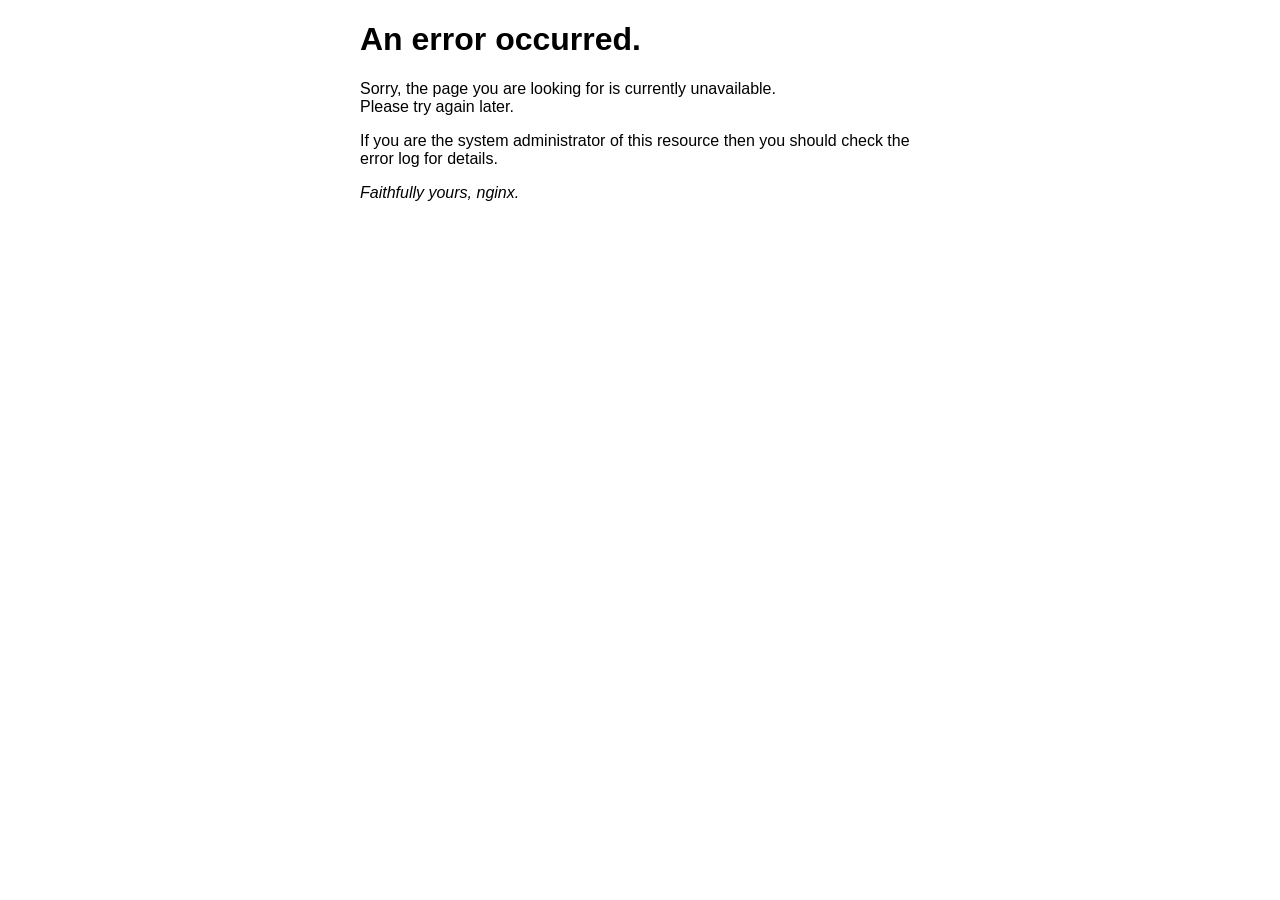
<file: nginx-1.20.2/html/50x.html>
<!DOCTYPE html>
<html>
<head>
<title>Error</title>
<style>
    body {
        width: 35em;
        margin: 0 auto;
        font-family: Tahoma, Verdana, Arial, sans-serif;
    }
</style>
</head>
<body>
<h1>An error occurred.</h1>
<p>Sorry, the page you are looking for is currently unavailable.<br/>
Please try again later.</p>
<p>If you are the system administrator of this resource then you should check
the error log for details.</p>
<p><em>Faithfully yours, nginx.</em></p>
</body>
</html>
</file>
<file: nginx-1.20.2/html/recruit/styles.css>
:root {
  --ink: #1b2635;
  --muted: #6f7b89;
  --soft: #eef2f5;
  --line: #e1e7eb;
  --paper: #ffffff;
  --canvas: #f5f7f8;
  --teal: #0f766e;
  --teal-dark: #095b56;
  --teal-soft: #e5f4f1;
  --coral: #e76f51;
  --gold: #c88a27;
  --blue: #3f6fb6;
  --danger: #bb4a54;
  --shadow: 0 18px 45px rgba(26, 44, 64, .08);
  --shadow-sm: 0 5px 18px rgba(26, 44, 64, .06);
  font-family: "Microsoft YaHei", "PingFang SC", Arial, sans-serif;
  color: var(--ink);
  background: var(--canvas);
  font-synthesis: none;
}

* { box-sizing: border-box; }
body { margin: 0; min-width: 320px; background: var(--canvas); }
button, input, select, textarea { font: inherit; }
button { cursor: pointer; }
a { color: inherit; text-decoration: none; }

.app-shell { min-height: 100vh; display: flex; }
.sidebar {
  width: 248px;
  flex: 0 0 248px;
  padding: 24px 16px;
  color: #dbeceb;
  background: #173b43;
  display: flex;
  flex-direction: column;
}
.brand { display: flex; align-items: center; gap: 12px; padding: 0 12px 30px; }
.brand-mark {
  width: 38px; height: 38px; border-radius: 11px;
  display: grid; place-items: center; color: #173b43; background: #d7eee8;
  font-weight: 800; letter-spacing: -1px;
}
.brand strong { display: block; color: #fff; font-size: 18px; letter-spacing: .3px; }
.brand small { display: block; margin-top: 3px; color: #9bc1bf; font-size: 11px; }
.nav-section { margin: 14px 12px 8px; color: #80aaa7; font-size: 11px; letter-spacing: 1.2px; }
.nav { display: grid; gap: 5px; }
.nav button {
  width: 100%; border: 0; border-radius: 8px; padding: 11px 12px;
  display: flex; align-items: center; gap: 11px; text-align: left;
  color: #b7d1cf; background: transparent; transition: .2s ease;
}
.nav button:hover, .nav button.active { color: #fff; background: rgba(215, 238, 232, .14); }
.nav-icon { width: 21px; color: #8ec8c0; text-align: center; font-size: 15px; }
.sidebar-spacer { flex: 1; }
.profile-mini {
  padding: 13px 10px 3px; border-top: 1px solid rgba(215, 238, 232, .16);
  display: flex; align-items: center; gap: 10px;
}
.avatar { width: 36px; height: 36px; border-radius: 50%; display: grid; place-items: center; color: #fff; background: #de765e; font-weight: 700; }
.profile-mini strong { display: block; color: #fff; font-size: 13px; }
.profile-mini small { color: #9bc1bf; font-size: 11px; }
.content { flex: 1; min-width: 0; }
.topbar {
  height: 76px; padding: 0 34px; border-bottom: 1px solid var(--line); background: var(--paper);
  display: flex; align-items: center; justify-content: space-between; gap: 18px;
}
.crumb { color: var(--muted); font-size: 13px; }
.crumb strong { color: var(--ink); font-size: 15px; }
.top-actions { display: flex; align-items: center; gap: 11px; }
.icon-button {
  width: 36px; height: 36px; border: 1px solid var(--line); border-radius: 8px;
  color: var(--muted); background: #fff; font-size: 16px;
}
.icon-button:hover { color: var(--teal); border-color: #afd7d2; background: var(--teal-soft); }
.mode-pill { padding: 7px 10px; border-radius: 99px; color: var(--teal-dark); background: var(--teal-soft); font-size: 12px; }
.main { max-width: 1420px; margin: 0 auto; padding: 32px 34px 48px; }
.page-head { display: flex; justify-content: space-between; align-items: flex-end; gap: 24px; margin-bottom: 27px; }
.page-head h1 { margin: 0; font-size: 28px; letter-spacing: -.5px; }
.page-head p { margin: 8px 0 0; color: var(--muted); font-size: 14px; }
.page-head-actions { display: flex; gap: 10px; }
.button {
  border: 1px solid transparent; border-radius: 7px; padding: 10px 15px;
  color: #fff; background: var(--teal); font-weight: 700; font-size: 13px;
}
.button:hover { background: var(--teal-dark); }
.button.secondary { color: var(--ink); border-color: var(--line); background: #fff; }
.button.secondary:hover { color: var(--teal); border-color: #afd7d2; background: var(--teal-soft); }
.button.ghost { color: var(--teal); border-color: transparent; background: transparent; padding-left: 4px; padding-right: 4px; }
.button.danger { background: var(--danger); }
.button.small { padding: 7px 10px; font-size: 12px; }
.button:disabled { cursor: not-allowed; opacity: .55; }
.stats-grid { display: grid; grid-template-columns: repeat(4, minmax(0, 1fr)); gap: 15px; margin-bottom: 22px; }
.stat-card { min-height: 124px; padding: 20px; border: 1px solid var(--line); border-radius: 10px; background: var(--paper); box-shadow: var(--shadow-sm); }
.stat-top { display: flex; align-items: flex-start; justify-content: space-between; color: var(--muted); font-size: 13px; }
.stat-icon { width: 34px; height: 34px; display: grid; place-items: center; border-radius: 9px; color: var(--teal); background: var(--teal-soft); font-size: 17px; }
.stat-card:nth-child(2) .stat-icon { color: var(--coral); background: #fff0eb; }
.stat-card:nth-child(3) .stat-icon { color: var(--gold); background: #fff5df; }
.stat-card:nth-child(4) .stat-icon { color: var(--blue); background: #edf3ff; }
.stat-value { margin-top: 16px; font-size: 28px; font-weight: 800; letter-spacing: -.7px; }
.stat-trend { margin-left: 6px; color: var(--teal); font-size: 12px; font-weight: 700; }
.dashboard-grid { display: grid; grid-template-columns: minmax(0, 1.45fr) minmax(300px, .8fr); gap: 20px; }
.panel { border: 1px solid var(--line); border-radius: 10px; background: var(--paper); box-shadow: var(--shadow-sm); }
.panel-head { min-height: 58px; padding: 17px 20px; border-bottom: 1px solid var(--line); display: flex; align-items: center; justify-content: space-between; gap: 12px; }
.panel-head h2 { margin: 0; font-size: 15px; }
.panel-head span { color: var(--muted); font-size: 12px; }
.panel-body { padding: 18px 20px; }
.table-wrap { overflow-x: auto; }
table { width: 100%; border-collapse: collapse; font-size: 13px; }
th { padding: 0 14px 12px; color: #88939d; text-align: left; font-size: 11px; font-weight: 700; }
td { padding: 14px; border-top: 1px solid #edf0f2; vertical-align: middle; }
td:first-child, th:first-child { padding-left: 0; }
td:last-child, th:last-child { padding-right: 0; }
.job-title { display: flex; align-items: center; gap: 11px; min-width: 210px; }
.company-mark { width: 34px; height: 34px; display: grid; place-items: center; border-radius: 8px; color: #17665f; background: #e4f3ef; font-weight: 800; font-size: 12px; }
.job-title strong { display: block; font-size: 13px; }
.job-title small { display: block; margin-top: 4px; color: var(--muted); font-size: 11px; }
.tag { display: inline-flex; align-items: center; min-height: 23px; padding: 3px 8px; border-radius: 5px; color: #65717e; background: #f0f3f5; font-size: 11px; white-space: nowrap; }
.tag.approved, .tag.success { color: #147269; background: #e6f5f1; }
.tag.pending { color: #9b6c18; background: #fff4db; }
.tag.rejected, .tag.offline { color: #a4464f; background: #fff0f1; }
.tag.interview { color: #3c64a3; background: #edf3ff; }
.action-link { color: var(--teal); border: 0; background: transparent; font-size: 12px; font-weight: 700; }
.action-link + .action-link { margin-left: 10px; }
.action-link.danger { color: var(--danger); }
.inline-actions { display: flex; flex-wrap: wrap; gap: 10px; margin-top: 8px; }
.timeline { display: grid; gap: 0; }
.timeline-item { position: relative; padding: 0 0 20px 25px; border-left: 1px solid #d9e5e3; }
.timeline-item:last-child { padding-bottom: 0; border-left-color: transparent; }
.timeline-dot { position: absolute; left: -5px; top: 1px; width: 9px; height: 9px; border: 2px solid var(--paper); border-radius: 50%; background: var(--teal); box-shadow: 0 0 0 1px #9ed4cd; }
.timeline-item.terminal .timeline-dot { background: var(--danger); box-shadow: 0 0 0 1px #e4a5aa; }
.checkbox-field { display: flex; align-items: center; gap: 8px; cursor: pointer; }
.checkbox-field input { width: auto; }
.hot-jobs-panel { margin-bottom: 20px; }
.timeline-item h3 { margin: 0; font-size: 13px; }
.timeline-item p { margin: 5px 0 0; color: var(--muted); font-size: 12px; line-height: 1.6; }
.toolbar { margin-bottom: 18px; padding: 14px; border: 1px solid var(--line); border-radius: 10px; background: var(--paper); display: flex; align-items: center; gap: 9px; flex-wrap: wrap; }
.search-box { min-width: 240px; flex: 1; position: relative; }
.search-box input { width: 100%; padding-left: 34px; }
.search-symbol { position: absolute; top: 10px; left: 12px; color: #9aa5ae; }
input, select, textarea {
  width: 100%; border: 1px solid #d9e1e5; border-radius: 7px; outline: none;
  color: var(--ink); background: #fff; padding: 10px 11px; font-size: 13px;
}
textarea { min-height: 100px; resize: vertical; line-height: 1.6; }
input:focus, select:focus, textarea:focus { border-color: #6ebcb4; box-shadow: 0 0 0 3px rgba(15, 118, 110, .1); }
.filter-select { width: 140px; }
.job-grid { display: grid; grid-template-columns: repeat(3, minmax(0, 1fr)); gap: 15px; }
.job-card { padding: 20px; border: 1px solid var(--line); border-radius: 10px; background: #fff; transition: .2s ease; }
.job-card:hover { border-color: #9bcfc9; box-shadow: var(--shadow); transform: translateY(-2px); }
.job-card-head { display: flex; align-items: flex-start; justify-content: space-between; gap: 12px; }
.job-card h3 { margin: 0; font-size: 16px; line-height: 1.35; }
.job-card .company { margin-top: 7px; color: var(--muted); font-size: 12px; }
.salary { margin: 19px 0 15px; color: var(--coral); font-size: 20px; font-weight: 800; }
.job-meta { display: flex; gap: 7px; flex-wrap: wrap; }
.job-meta .tag { color: #5e6a75; background: #f4f6f7; }
.job-card-foot { margin-top: 18px; padding-top: 15px; border-top: 1px solid #edf0f2; display: flex; justify-content: space-between; align-items: center; color: var(--muted); font-size: 11px; }
.job-card-foot button { color: var(--teal); border: 0; background: transparent; font-size: 12px; font-weight: 700; }
.detail-layout { display: grid; grid-template-columns: minmax(0, 1.5fr) 350px; gap: 20px; }
.detail-hero { padding: 27px; border: 1px solid var(--line); border-radius: 10px; background: #fff; }
.detail-hero h1 { margin: 0; font-size: 25px; }
.detail-company { margin-top: 9px; color: var(--muted); font-size: 14px; }
.detail-salary { margin: 23px 0 19px; color: var(--coral); font-size: 25px; font-weight: 800; }
.detail-section { margin-top: 29px; }
.detail-section h2 { margin: 0 0 12px; font-size: 15px; }
.detail-section p { margin: 0; color: #586573; font-size: 13px; line-height: 1.9; white-space: pre-line; }
.detail-side { display: grid; gap: 15px; align-content: start; }
.side-card { padding: 20px; border: 1px solid var(--line); border-radius: 10px; background: #fff; }
.side-card h2 { margin: 0 0 15px; font-size: 14px; }
.side-list { display: grid; gap: 13px; }
.side-row { display: flex; justify-content: space-between; gap: 15px; color: var(--muted); font-size: 12px; }
.side-row strong { color: var(--ink); text-align: right; font-weight: 700; }
.modal-backdrop { position: fixed; inset: 0; z-index: 10; padding: 28px; display: grid; place-items: center; background: rgba(18, 36, 46, .38); }
.modal { width: min(630px, 100%); max-height: calc(100vh - 56px); overflow: auto; border-radius: 12px; background: #fff; box-shadow: 0 30px 80px rgba(18, 36, 46, .24); }
.modal-head { padding: 18px 22px; border-bottom: 1px solid var(--line); display: flex; align-items: center; justify-content: space-between; }
.modal-head h2 { margin: 0; font-size: 17px; }
.modal-close { border: 0; color: var(--muted); background: transparent; font-size: 21px; }
.modal-body { padding: 22px; }
.form-grid { display: grid; grid-template-columns: 1fr 1fr; gap: 15px; }
.form-field { display: grid; gap: 7px; }
.form-field.full { grid-column: 1 / -1; }
.form-field label { color: #5c6875; font-size: 12px; font-weight: 700; }
.modal-foot { padding: 15px 22px; border-top: 1px solid var(--line); display: flex; justify-content: flex-end; gap: 9px; }
.panel-foot { padding: 15px 22px; border-top: 1px solid var(--line); display: flex; flex-direction: column; align-items: center; justify-content: center; gap: 10px; color: var(--muted); font-size: 13px; text-align: center; }
.page-actions { display: flex; justify-content: center; gap: 8px; }
.button:disabled { opacity: .45; cursor: not-allowed; }
.empty { padding: 55px 20px; color: var(--muted); text-align: center; font-size: 13px; }
.login-page { min-height: 100vh; padding: 40px 24px; display: grid; place-items: center; background: #eaf1f1; }
.login-frame { width: min(1040px, 100%); min-height: 640px; display: grid; grid-template-columns: .9fr 1.1fr; border-radius: 16px; overflow: hidden; background: #fff; box-shadow: 0 30px 90px rgba(26, 58, 65, .16); }
.login-intro { padding: 58px 51px; color: #dff1ee; background: #173b43; }
.login-intro .brand { padding: 0; }
.login-intro h1 { max-width: 360px; margin: 91px 0 16px; color: #fff; font-size: 35px; line-height: 1.24; letter-spacing: -1px; }
.login-intro p { max-width: 350px; margin: 0; color: #a9ceca; font-size: 14px; line-height: 1.8; }
.login-notes { display: grid; gap: 13px; margin-top: 38px; color: #c5e3df; font-size: 12px; }
.login-notes span { display: flex; align-items: center; gap: 9px; }
.login-notes b { width: 19px; height: 19px; display: grid; place-items: center; border-radius: 50%; color: #173b43; background: #b8e0d9; font-size: 11px; }
.login-form { padding: 62px 72px; }
.login-form h2 { margin: 0; font-size: 25px; }
.login-form > p { margin: 9px 0 30px; color: var(--muted); font-size: 13px; }
.role-tabs { padding: 4px; border-radius: 8px; background: #f1f4f5; display: flex; gap: 4px; }
.role-tabs button { flex: 1; padding: 10px; border: 0; border-radius: 6px; color: var(--muted); background: transparent; font-size: 12px; }
.role-tabs button.active { color: var(--teal-dark); background: #fff; box-shadow: 0 2px 8px rgba(26, 44, 64, .08); font-weight: 700; }
.login-fields { display: grid; gap: 17px; margin-top: 26px; }
.code-row { display: grid; grid-template-columns: 1fr auto; gap: 8px; }
.login-submit { width: 100%; margin-top: 23px; padding: 12px; }
.demo-note { margin-top: 20px; padding: 12px; border-radius: 7px; color: #6c684c; background: #fff8df; font-size: 11px; line-height: 1.6; }
.notification-list { display: grid; gap: 11px; }
.notification { padding: 15px; border: 1px solid var(--line); border-radius: 8px; display: flex; gap: 13px; }
.notification.unread { border-color: #b4dad4; background: #f5fbfa; }
.notification-icon { width: 32px; height: 32px; display: grid; place-items: center; border-radius: 8px; color: var(--teal); background: var(--teal-soft); }
.notification h3 { margin: 0; font-size: 13px; }
.notification p { margin: 5px 0 0; color: var(--muted); font-size: 12px; line-height: 1.6; }
.notification time { display: block; margin-top: 7px; color: #a0aab2; font-size: 11px; }
.resume-grid { display: grid; grid-template-columns: repeat(2, minmax(0, 1fr)); gap: 15px; }
.resume-card { padding: 19px; border: 1px solid var(--line); border-radius: 10px; background: #fff; }
.resume-card-head { display: flex; justify-content: space-between; align-items: flex-start; }
.resume-card h3 { margin: 0; font-size: 16px; }
.resume-card p { margin: 8px 0 0; color: var(--muted); font-size: 12px; line-height: 1.7; }
.resume-card .skill-line { margin-top: 16px; color: var(--teal); font-size: 12px; line-height: 1.7; }
.kpi-strip { display: flex; gap: 22px; padding: 12px 0 0; color: var(--muted); font-size: 12px; }
.kpi-strip strong { margin-right: 3px; color: var(--ink); font-size: 16px; }
.mobile-menu { display: none; }

@media (max-width: 1100px) {
  .sidebar { width: 220px; flex-basis: 220px; }
  .main { padding-left: 23px; padding-right: 23px; }
  .job-grid { grid-template-columns: repeat(2, minmax(0, 1fr)); }
  .login-frame { grid-template-columns: 1fr; max-width: 560px; }
  .login-intro { display: none; }
}
@media (max-width: 760px) {
  .sidebar { position: fixed; z-index: 8; inset: 0 auto 0 0; width: 248px; transform: translateX(-100%); transition: .25s ease; }
  .sidebar.open { transform: translateX(0); }
  .mobile-menu { display: inline-grid; place-items: center; }
  .topbar { height: 66px; padding: 0 18px; }
  .main { padding: 23px 17px 35px; }
  .page-head { display: block; }
  .page-head-actions { margin-top: 17px; }
  .stats-grid { grid-template-columns: 1fr 1fr; }
  .dashboard-grid, .detail-layout { grid-template-columns: 1fr; }
  .job-grid, .resume-grid { grid-template-columns: 1fr; }
  .form-grid { grid-template-columns: 1fr; }
  .form-field.full { grid-column: auto; }
  .login-form { padding: 38px 27px; }
  .login-page { padding: 17px; }
}
@media (max-width: 460px) {
  .stats-grid { gap: 9px; }
  .stat-card { padding: 14px; }
  .stat-value { font-size: 23px; }
  .toolbar { align-items: stretch; }
  .search-box, .filter-select { width: 100%; min-width: 0; }
  .top-actions .mode-pill { display: none; }
}
</file>
